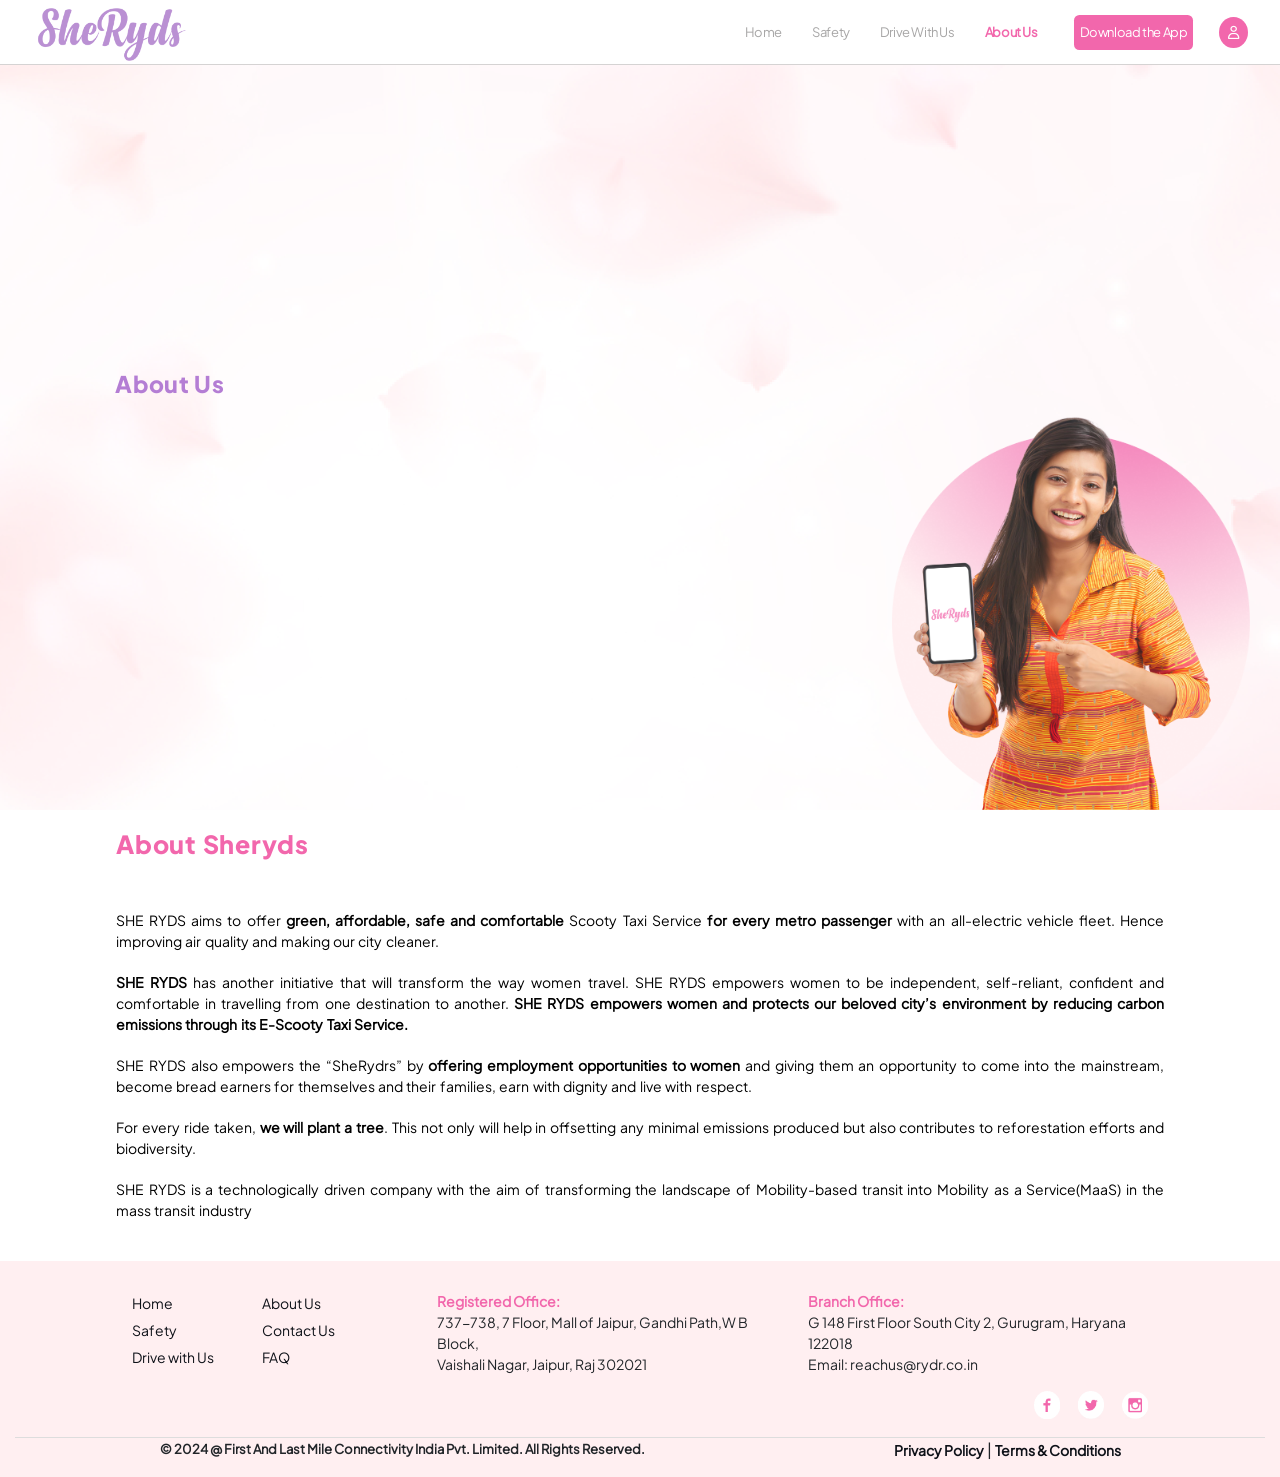
<file: about_us.html>
<!DOCTYPE html>
<html>

<head>
    <meta charset="utf-8" />
    <meta name="viewport" content="initial-scale=1, width=device-width" />

    <!-- <link rel="stylesheet" href="./global.css" /> -->


    <link rel="stylesheet"
        href="https://fonts.googleapis.com/css2?family=Plus Jakarta Sans:wght@400;500;600;700;800&display=swap" />
    <link rel="stylesheet" href="Styles/header.css">
    <link rel="stylesheet" href="Styles/classy-nav.css">

    <link rel="stylesheet" href="Styles/style.css">
    <link rel="stylesheet" href="assets/css/bootstrap.min.css">

    <!-- RESPONSIVE CSS  -->

    <link rel="stylesheet" href="Styles/Responsive/XL.css">
    <link rel="stylesheet" href="Styles/Responsive/L.css">
    <link rel="stylesheet" href="Styles/Responsive/M.css">
    <link rel="stylesheet" href="Styles/Responsive/S.css">
    <link rel="stylesheet" href="https://cdnjs.cloudflare.com/ajax/libs/font-awesome/6.0.0-beta3/css/all.min.css">

    <script src="JS/jquery.min.js"></script>


    <style>
        .image-container {
            /* Set the container to have a fixed height */
            height: 300px;

            /* Set the container to take up 75% of the horizontal space */
            width: 72%;
            margin: 0 auto;
            /* Center the container horizontally */

            /* Position the content overlay on top of the image */
            position: relative;
        }

        .first-initi-img {
            /* Cover the entire container */
            width: 100%;
            height: 100%;
            object-fit: cover;
            /* Reduce opacity */
            opacity: 0.4;
        }

        .content-overlay {
            position: absolute;
            top: 0;
            left: 0;
            width: 100%;
            height: 100%;
            background-color: rgba(151, 141, 141, 0.3);
            display: flex;
            flex-direction: column;
            justify-content: center;
            align-items: center;
            padding: 20px;
        }

        .first-details {
            color: black;
            width: 100%;
        }
    </style>
</head>

<body>
    <section>

        <header class="header-area">
            <div class="main-header-area">
                <div class="classy-nav-container breakpoint-off">
                    <nav class="classy-navbar justify-content-between" id="uzaNav">
                        <a class="nav-brand" href="index.html"><img src="she_ryds_img/she_logo.png"
                                alt="Ryder Logo"></a>
                        <div class="classy-navbar-toggler">
                            <span class="navbarToggler"><span></span><span></span><span></span></span>
                        </div>

                        <div class="classy-menu">

                            <div class="classycloseIcon">
                                <div class="cross-wrap"><span class="top"></span><span class="bottom"></span></div>
                            </div>

                            <div class="classynav">
                                <div>
                                    <ul id="nav" class="home-parent">
                                        <li class="  text-decoration-none nav-items"><a href="./index.html">Home</a>
                                        </li>
                                        <li class=" text-decoration-none nav-items"><a href="safety.html">Safety</a>
                                        </li>
                                        <li class="text-decoration-none nav-items"><a href="drive_with_us.html">Drive
                                                with us</a></li>
                                        <li class=" current-item  text-decoration-none nav-items"><a
                                                href="about_us.html">About
                                                Us</a></li>
                                        <!-- <li class="text-decoration-none nav-items"><a href="initiatives.html">Our
                                                Initiatives</a></li> -->
                                    </ul>
                                </div>
                                <!-- <div>|</div> -->

                                <!-- Button to trigger modal -->
                                <div class="login-register-btn mx-3">
                                    <a href="#" data-toggle="modal" data-target="#myModal">
                                        <div class="log-in">Download the App</div>
                                    </a>
                                </div>
                                <div class="login-register-btn" data-toggle="modal" id="loginButton"
                                    data-target="#customer-login">
                                    <!-- <a href="login.html">
                                    <div class="log-in">Log In</div>
                                </a> -->
                                </div>





                            </div>
                        </div>
                    </nav>
                </div>
            </div>
        </header>
    </section>

    <main>
        <div class=" home-section about-banner">
            <div class=" home-text safety-page-text about-us-div">
                <div class="side-text ">
                    <!-- <span class="line-2 saf-2">About Us</span><br> -->
                    <span style="color: #b47dd4; font-family: ExtraBoldPlusJakarta;" class="line-1">About
                        Us</span>
                </div>


            </div>
            <div class='title-img about-title'>
                <img src="she_ryds_img/about_us_img.png" alt="">
            </div>

        </div>
        <!-- Modal Structure -->
        <div class="modal fade bd-example-modal-lg" id="myModal" tabindex="-1" role="dialog"
            aria-labelledby="myLargeModalLabel" aria-hidden="true">
            <div class="modal-dialog modal-lg">
                <div class="modal-content">
                    <div class="modal-header">
                        <button type="button" class="close" data-dismiss="modal" aria-label="Close"><span
                                aria-hidden="true">X</span></button>
                    </div>
                    <div class="modal-body">
                        <div class="modal-section">
                            <h5 class="text-center fw-bold">Customer App</h5>
                            <div class="app-links">
                                <a href="playstore-link"><img src="Images/Google_Play_Store_badge_EN.svg.png"
                                        alt="Play Store"></a>
                                <a href="applestore-link"><img src="Images/App_Store_Badge.svg (2).png"
                                        alt="Apple Store"></a>
                            </div>
                        </div>
                        <div class="modal-divider"></div>
                        <div class="modal-section">
                            <h5 class="text-center fw-bold">SheRydr App</h5>
                            <div class="app-links sherydr-app">
                                <a href="playstore-link"><img src="Images/Google_Play_Store_badge_EN.svg.png"
                                        alt="Play Store"></a>
                            </div>
                        </div>
                    </div>
                </div>
            </div>
        </div>
        <section class="d-flex align-items-center justify-content-center">
            <section class="d-flex flex-column justify-content-center about-section">


                <div class="about-head">
                    <h3 style="color:#F267AC; font-weight: 700; text-align: left;" class="sub-heading mb-3 mt-1">
                        About Sheryds
                    </h3>
                </div>
                <div class="about-desc">
                    <p>SHE RYDS aims to offer <span class="desc-semi">green, affordable, safe and comfortable</span>
                        Scooty
                        Taxi Service <span class="desc-semi">for
                            every metro passenger</span> with an all-electric vehicle fleet. Hence improving air quality
                        and
                        making our
                        city cleaner.
                    </p>

                    <p> <span class="fw-bold">SHE RYDS</span> has another initiative that will transform the way women
                        travel. SHE RYDS
                        empowers women to be independent, self-reliant, confident and comfortable in travelling from one
                        destination to another. <span class="fw-bold">
                            SHE RYDS empowers women and protects our beloved city’s environment by
                            reducing carbon emissions through its E-Scooty Taxi Service.
                        </span></p>

                    <p> SHE RYDS also empowers the “SheRydrs” by <span class="fw-bold">offering employment opportunities
                            to
                            women</span> and giving them an
                        opportunity to
                        come into the
                        mainstream, become bread earners for themselves and their families, earn with dignity and live
                        with
                        respect.</p>

                    <p> For every ride taken, <span class="fw-bold"> we will plant a tree</span>. This not only will
                        help in
                        offsetting any
                        minimal emissions produced but also contributes to reforestation efforts and biodiversity.</p>

                    <p> SHE RYDS
                        is a technologically driven company with the aim of transforming the landscape of Mobility-based
                        transit into Mobility as a Service(MaaS) in the mass transit industry</p>
                </div>
            </section>
        </section>




        <!-- INITIATIVES  -->

        <!-- <section>
            <section class=" d-flex justify-content-center align-items-center flex-column section-margin">
                <h1 class="sub-heading">Reducing Emissions – Together</h1>
                <div class="image-container">
                    <img class="first-initi-img" src="images/demo/Emission_together.png" alt="Emission together">
                    <div class="content-overlay">
                        <p class="first-details">"It's important that we take action to reduce the impact of pollution
                            in the city we
                            love.
                            Rydr's mission is to improve the quality of air we breathe as we ride. You can contribute in
                            reducing carbon
                            emission by booking a ride with us.
                            Rydr's mission is to improve air quality by offering sustainable transportation options. By
                            sharing rides or
                            using electric vehicles, we can significantly reduce carbon footprint and create a healthier
                            environment for
                            everyone. Every Rydr ride booked removes CO2 emissions, making a real difference in our
                            city."
                        </p>
                    </div>
                </div>
            </section>

            <section>

                <div class="center-content section-margin">
                    <div class="content-head">
                        <h1 class="text-center sub-heading">How We’re Reducing Emissions</h1>
                    </div>

                    <div class="methods ">

                        <div class="method-card ">
                            <img src="images/demo/leaf.png" alt="">
                            <div class="methods-desc">
                                <p class="">
                                    All SheRyds rides are carbon neutral – we offset every gram of CO2 emitted via Using
                                    Electric vehicles
                                </p>
                            </div>
                        </div>

                        <div class="method-card ">
                            <img src="images/demo/method-2.png" alt="">
                            <div class="methods-desc">
                                <p class="">
                                    Select SheRyds to reduce emissions for your ride – E-SCOOTY cabs, every time
                                </p>
                            </div>
                        </div>

                        <div class="method-card ">
                            <img src="images/demo/method-3.png" alt="">
                            <div class="methods-desc">
                                <p class="">
                                    For every ride taken, we plant a tree. This not only helps in offsetting any minimal
                                    emissions produced
                                    but also contributes to reforestation efforts and biodiversity.
                                </p>
                            </div>
                        </div>
                    </div>
                </div>
            </section>



            <section>
                <div class="planting-section section-margin">

                    <h1 class=" sub-heading">
                        Planting Trees With Every Ride
                    </h1>

                    <div class="initiative-top side-padding">

                        <img class="initi-img" src="images/demo/plant.jpeg" alt="">

                        <div class="col">

                            <p class="details">At Rydr, we are dedicated to supporting air quality improvement and
                                various
                                other projects across Delhi. Our aim is to enhance lives by planting trees throughout
                                the city.

                                According to Trees for Cities, vegetation helps remove dangerous air pollutants,
                                including carbon dioxide,
                                dust, and other gaseous toxins. Together, we can do even more to reduce airborne
                                pollution in the city we
                                live in and love, creating a brighter future for all.
                                <br>
                                Lorem ipsum dolor sit amet consectetur adipisicing elit. Lorem ipsum dolor sit, amet
                                consectetur adipisicing elit. In, nemo? Similique iusto error eum saepe mollitia velit
                                debitis dolore rem animi officiis.
                            </p>
                        </div>

                    </div>

                </div>
            </section>

            <section id="green-jobs">
                <div class="planting-section section-margin">

                    <h1 class="sub-heading">
                        Creating Green Jobs</h1>

                    <div class="initiative-top side-padding">

                        <img class="initi-img" src="images/demo/electric.png" alt="">

                        <div class="col">

                            <p class="details">Lorem ipsum dolor sit amet consectetur Lorem ipsum Lorem ipsum, dolor sit
                                amet
                                consectetur adipisicing elit. Quod, ducimus? dolor sit amet consectetur adipisicing
                                elit. Atque, eius.
                                adipisicing elit. Suscipit sint quos velit ipsa fugit quia sapiente quaerat corporis
                                modi ut! Numquam
                                nobis quam doloremque libero provident autem quidem ex quibusdam! Et perferendis cum
                                debitis libero
                                quibusdam labore magnam ad earum sequi saepe? Quo similique cupiditate excepturi porro
                                libero a odio.</p>
                        </div>

                    </div>

                </div>
            </section>


            <section class="d-flex justify-content-center align-items-center flex-column section-margin">
                <div>
                    <h1 class="section-margin sub-heading">Carbon Offsetting</h1>
                </div>
                <div class="initiative-top side-padding">
                    <div class="col">

                        <p class="details">Lorem ipsum dolor sit amet consectetur Lorem ipsum Lorem ipsum, dolor sit
                            amet
                            consectetur adipisicing elit. Quod, ducimus? dolor sit amet consectetur adipisicing
                            elit. Atque, eius.
                            adipisicing elit. Suscipit sint quos velit ipsa fugit quia sapiente quaerat corporis
                            modi ut! Numquam
                            nobis quam doloremque libero provident autem quidem ex quibusdam! Et perferendis cum
                            debitis libero
                            quibusdam labore magnam ad earum sequi saepe? Quo similique cupiditate excepturi porro
                            libero a odio.</p>
                    </div>
                </div>


            </section>

        </section> -->


    </main>


    <footer class="footer">
        <div class="">
            <div class=" footer-section">

                <!-- <div class="col-lg-3 col-md-3 col-2 d-flex flex-column justify-content-center footer-apps"> -->
                <!-- <div class="download-app about_dow_app">
                            <p>Download Customer App</p>
                            <div class="app-links about_app_link">
                                <div class="playStore">
                                    <a href="playstore-link"><img src="Images/Google_Play_Store_badge_EN.svg.png"
                                            alt="Play Store"></a>
                                </div>

                                <div>
                                    <a href="applestore-link"><img src="Images/App_Store_Badge.svg (2).png"
                                            alt="Apple Store"></a>
                                </div>
                            </div>
                        </div> -->
                <!-- <div class="download-app about_dow_app">
                            <p>Download She Rydr App</p>
                            <div class="app-links about_app_link app-2">
                                <a href="playstore-link"><img src="Images/Google_Play_Store_badge_EN.svg.png"
                                        alt="Play Store"></a>

                            </div>
                        </div> -->
                <!-- <div class="social-links about-social-link">
                            <a href="facebook-link"><img class="socialImg" src="she_ryds_img/Facebook.png" alt=""></a>
                            <a href="twitter-link"><img class="socialImg" src="she_ryds_img/Twitter.png" alt=""></a>
                            <a href="https://www.instagram.com/she.ryds?igsh=MTJ3M3NyOHQxcnZnNg=="><img
                                    class="socialImg" src="she_ryds_img/Instagram.png" alt=""></a>
                        </div>
                    </div> -->


                <div class="col-lg-2 col-md-2 col-4 first-part d-flex flex-row justify-content-between">
                    <!-- <h5 class="footer-heading">Shortcuts</h5> -->
                    <div class="list-unstyled">
                        <li><a class="direct-links" href="index.html">Home</a></li>
                        <li><a class="direct-links" href="safety.html">Safety</a></li>
                        <li><a class="direct-links" href="drive_with_us.html">Drive with Us</a></li>
                        <!-- <li><a class="direct-links" href="about_us.html">Career</a></li> -->
                        <!-- <li><a class="direct-links" href="about_us.html">About Us</a></li> -->
                        <!-- <li><a class="direct-links" href="initiatives.html">Initiatives</a></li> -->
                        <!-- <li><a class="direct-links" href="faq.html">FAQ</a></li> -->
                    </div>
                    <div class="list-unstyled">
                        <!-- <li><a class="direct-links" href="about_us.html">Career</a></li> -->
                        <li><a class="direct-links" href="about_us.html">About Us</a></li>
                        <li><a class="direct-links" href="initiatives.html">Contact Us</a></li>
                        <li><a class="direct-links" href="faq.html">FAQ</a></li>
                    </div>
                </div>



                <div class="col-lg-7 col-md-7 add-sec col-6">
                    <!-- <h5 class="footer-heading">Address</h5> -->

                    <div class="addresses">
                        <div class="add-div">
                            <p><strong class="add">Registered Office:</strong><br>
                                737-738, 7 Floor, Mall of Jaipur, Gandhi Path,W B Block,
                                <br> Vaishali Nagar,

                                Jaipur, Raj 302021

                            </p>
                        </div>
                        <div class="add-div">
                            <p><strong class="add">Branch Office:</strong><br>
                                G 148 First Floor South City 2, Gurugram, Haryana 122018 <br>
                                Email: reachus@rydr.co.in</p>
                            <div>
                                <div class="social-links about-social-link">
                                    <a href="facebook-link"><img class="socialImg" src="she_ryds_img/Facebook.png"
                                            alt=""></a>
                                    <a href="twitter-link"><img class="socialImg" src="she_ryds_img/Twitter.png"
                                            alt=""></a>
                                    <a href="https://www.instagram.com/she.ryds?igsh=MTJ3M3NyOHQxcnZnNg=="><img
                                            class="socialImg" src="she_ryds_img/Instagram.png" alt=""></a>
                                </div>
                            </div>
                        </div>
                    </div>

                </div>


                <!-- <div class="col-lg-3 col-md-3 col-6 d-flex  flex-column align-item-center contact-sec">
                        <div>
                            <h5 class="footer-heading">Contact Us</h5>
                        </div>
                        <div>
                            <form class="contact-form contact-div">
                                <div>
                                    <input type="text" class="form-control" placeholder=" Name" id="connect-name"
                                        required>
                                    <input type="number" class="form-control" placeholder=" Phone" required name=""
                                        id="connect-phone">
                                    <input type="email" class="form-control" placeholder="Email" id="connect-email"
                                        required>
                                    <textarea class="form-control" rows="3" placeholder=" Message" id="connect-message"
                                        required></textarea>
                                </div>
                                <div>
                                    <button type="submit" class="log-in contact-btn"
                                        id="contact-submit">Contact</button>
                                </div>
                            </form>
                        </div>
                    </div> -->
            </div>
            <div class="footer-bottom ">

                <div class="">
                    <p class="fw-bold">© 2024 @ First And Last Mile Connectivity India Pvt. Limited. All Rights
                        Reserved.</p>
                </div>

                <div class="  footer-end">
                    <a class="fw-bold" href="privacy_policy.html">Privacy Policy</a>
                    <span> | </span>
                    <a class="fw-bold" href="terms&conditions.html">Terms & Conditions</a>
                </div>
            </div>
        </div>
    </footer>


    <!-- Bootstrap JS and dependencies -->
    <!-- <script src="https://code.jquery.com/jquery-3.5.1.slim.min.js"></script> -->
    <!-- <script src="https://cdn.jsdelivr.net/npm/@popperjs/core@2.5.4/dist/umd/popper.min.js"></script> -->
    <script src="https://maxcdn.bootstrapcdn.com/bootstrap/4.5.2/js/bootstrap.min.js"></script>


    <script src="assets/js/bootstrap.min.js"></script>
    <script src="JS/ProfileButton.js"></script>
    <script src="JS/contact-form.js"></script>
    <script src="JS/popper.min.js"></script>


    <script src="JS/uza.bundle.js"></script>

    <script src="JS/active.js"></script>


    <!-- <script src="js/testimonial.js"></script> -->

    <script async src="https://www.googletagmanager.com/gtag/js?id=UA-23581568-13"></script>
    <script src="JS/CustAndDriver.js"></script>
</body>

</html>
</file>
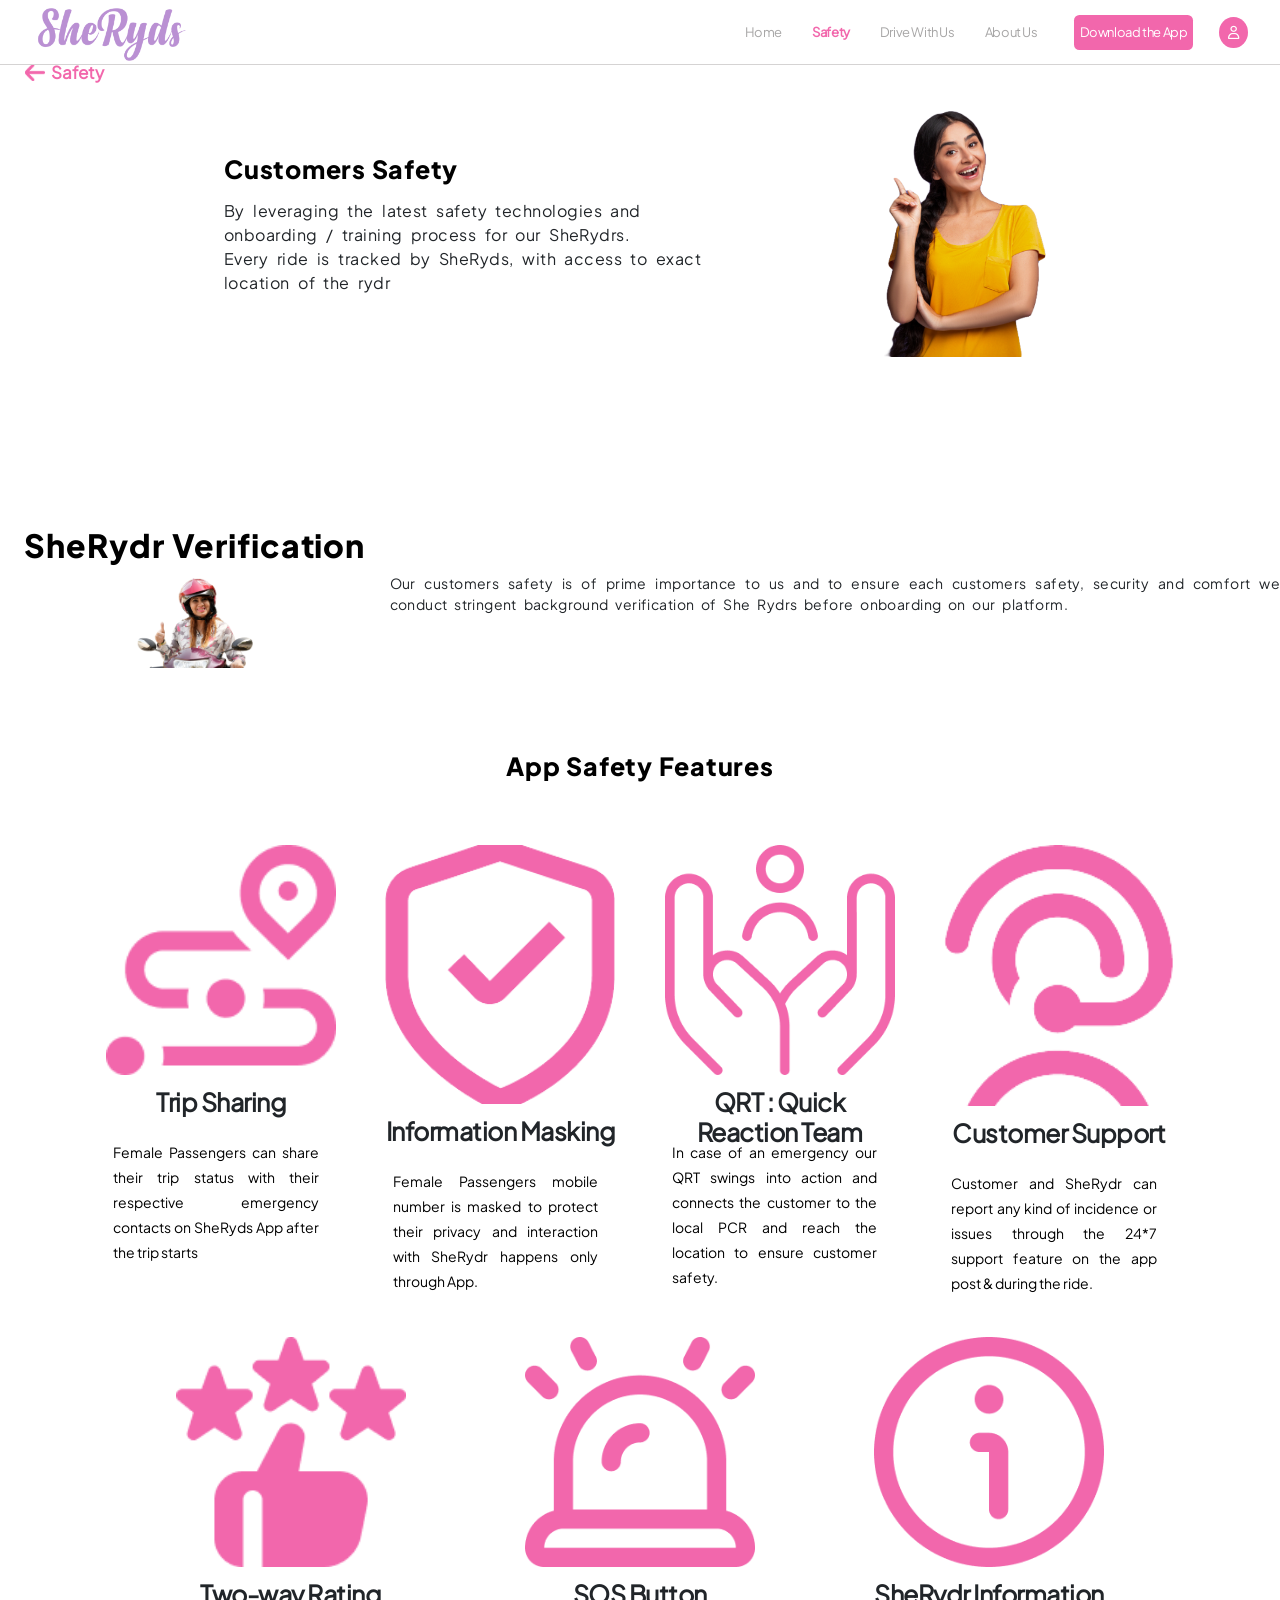
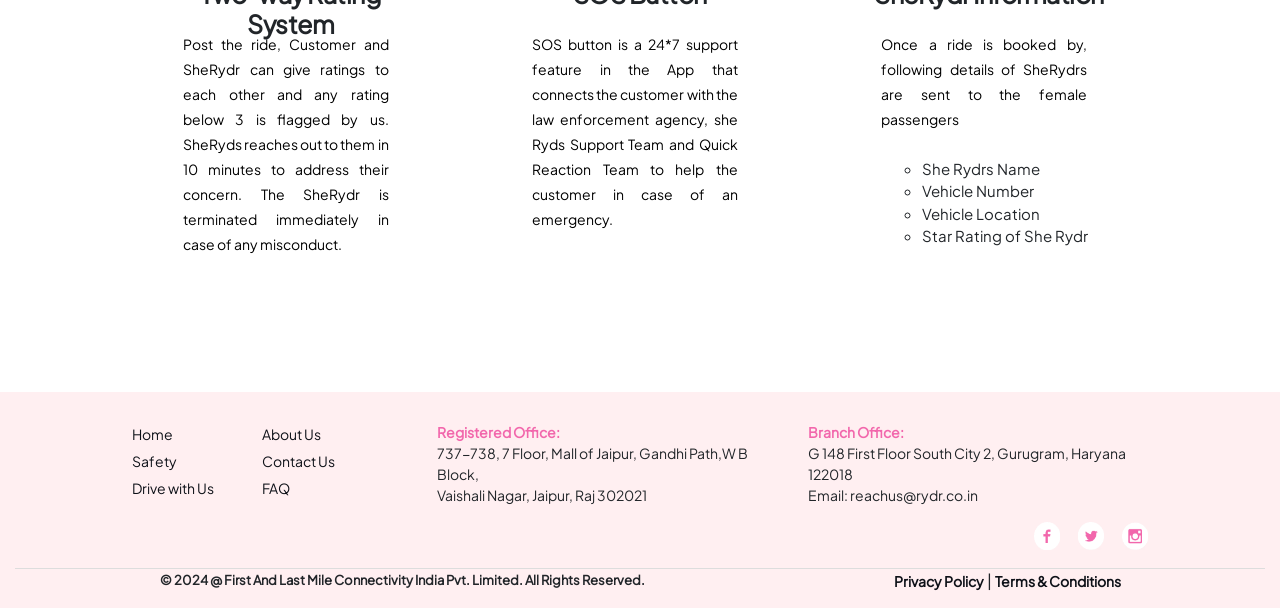
<file: customer.html>
<!DOCTYPE html>
<html>

<head>
    <meta charset="utf-8" />
    <meta name="viewport" content="initial-scale=1, width=device-width" />

    <!-- <link rel="stylesheet" href="./global.css" /> -->


    <link rel="stylesheet"
        href="https://fonts.googleapis.com/css2?family=Plus Jakarta Sans:wght@400;500;600;700;800&display=swap" />
    <link rel="stylesheet" href="Styles/header.css">
    <link rel="stylesheet" href="Styles/classy-nav.css">

    <link rel="stylesheet" href="Styles/style.css">
    <link rel="stylesheet" href="assets/css/bootstrap.min.css">

    <!-- RESPONSIVE CSS  -->

    <link rel="stylesheet" href="Styles/Responsive/XL.css">
    <link rel="stylesheet" href="Styles/Responsive/L.css">
    <link rel="stylesheet" href="Styles/Responsive/M.css">
    <link rel="stylesheet" href="Styles/Responsive/S.css">
    <link rel="stylesheet" href="https://cdnjs.cloudflare.com/ajax/libs/font-awesome/6.0.0-beta3/css/all.min.css">

    <script src="JS/jquery.min.js"></script>
</head>

<body>
    <section>

        <header class="header-area">
            <div class="main-header-area">
                <div class="classy-nav-container breakpoint-off">
                    <nav class="classy-navbar justify-content-between" id="uzaNav">
                        <a class="nav-brand" href="index.html"><img src="she_ryds_img/she_logo.png"
                                alt="Ryder Logo"></a>
                        <div class="classy-navbar-toggler">
                            <span class="navbarToggler"><span></span><span></span><span></span></span>
                        </div>

                        <div class="classy-menu">

                            <div class="classycloseIcon">
                                <div class="cross-wrap"><span class="top"></span><span class="bottom"></span></div>
                            </div>

                            <div class="classynav">
                                <div>
                                    <ul id="nav" class="home-parent">
                                        <li class="  text-decoration-none nav-items"><a href="./index.html">Home</a>
                                        </li>
                                        <li class="current-item text-decoration-none nav-items"><a
                                                href="safety.html">Safety</a>
                                        </li>
                                        <li class="text-decoration-none nav-items"><a href="drive_with_us.html">Drive
                                                with us</a></li>
                                        <li class="text-decoration-none nav-items"><a href="about_us.html">About
                                                Us</a></li>
                                        <!-- <li class="text-decoration-none nav-items"><a href="initiatives.html">Our
                                                Initiatives</a></li> -->
                                    </ul>
                                </div>
                                <!-- <div>|</div> -->
                                <div class="login-register-btn mx-3">
                                    <a href="#" data-toggle="modal" data-target="#myModal">
                                        <div class="log-in">Download the App</div>
                                    </a>
                                </div>

                                <div class="login-register-btn" data-toggle="modal" id="loginButton"
                                    data-target="#customer-login">
                                    <!-- <a href="login.html">
                                    <div class="log-in">Log In</div>
                                </a> -->
                                </div>
                            </div>
                        </div>
                    </nav>
                </div>
            </div>
        </header>
    </section>

    <main>

        <div class="breadcrumb">

            <a href="safety.html"> <img src="she_ryds_img/back.png" class="back-img" alt=""> &nbsp; Safety</a> <span>
        </div>

        <!-- Modal Structure -->
        <div class="modal fade bd-example-modal-lg" id="myModal" tabindex="-1" role="dialog"
            aria-labelledby="myLargeModalLabel" aria-hidden="true">
            <div class="modal-dialog modal-lg">
                <div class="modal-content">
                    <div class="modal-header">
                        <button type="button" class="close" data-dismiss="modal" aria-label="Close"><span
                                aria-hidden="true">X</span></button>
                    </div>
                    <div class="modal-body">
                        <div class="modal-section">
                            <h5 class="text-center fw-bold">Customer App</h5>
                            <div class="app-links">
                                <a href="playstore-link"><img src="Images/Google_Play_Store_badge_EN.svg.png"
                                        alt="Play Store"></a>
                                <a href="applestore-link"><img src="Images/App_Store_Badge.svg (2).png"
                                        alt="Apple Store"></a>
                            </div>
                        </div>
                        <div class="modal-divider"></div>
                        <div class="modal-section">
                            <h5 class="text-center fw-bold">SheRydr App</h5>
                            <div class="app-links sherydr-app">
                                <a href="playstore-link"><img src="Images/Google_Play_Store_badge_EN.svg.png"
                                        alt="Play Store"></a>
                            </div>
                        </div>
                    </div>
                </div>
            </div>
        </div>

        <div class="new-saf-head">
            <div class="new-saf-head-desc">
                <h2 class="sub-heading text-capitalize" style="margin-bottom: 0px;">Customers Safety</h2>
                <p>By leveraging the latest safety technologies

                    and onboarding / training process for our SheRydrs.
                    <br>
                    Every ride is tracked by SheRyds, with access to
                    exact location of the rydr
                </p>
            </div>
            <div class="new-saf-head-img">
                <img src="she_ryds_img/cust_safety.png" alt="">
            </div>

        </div>



        <div class="sherydr_verification section-margin">
            <div class="sherydr_verification_img">
                <h2 class="text-capitalize">SheRydr Verification</h2>

                <img src="she_ryds_img/verification.png" alt="">

            </div>

            <p class="mb-0">Our customers safety is of prime importance to us and

                to ensure each customers safety, security and comfort

                we conduct stringent background verification of She Rydrs

                before onboarding on our platform.</p>

        </div>


        <section class="cust-safety-portion">
            <div class="cust-safety mt-lg-5 mb-lg-4">
                <div class="d-flex justify-content-center align-items-center flex-column mb-1">
                    <h2 class="sub-heading text-capitalize">App Safety Features</h2>
                    <!-- <p class="under-safety">Rides are tracked by Rydr, with access to latitude and longitude Data.</p> -->
                </div>

                <div class="app-safety-feature">

                    <div class=" d-flex justify-content-center">
                        <div class="row safety-card-group">
                            <div class="col-md-3 d-flex app-card">
                                <div class="card safety-card flex-fill d-flex flex-column">
                                    <img class="card-img-top safety-card-img" src="she_ryds_img/trip-sharing.png"
                                        alt="Card image cap">
                                    <div class="card-body safety-card-body flex-grow-1">
                                        <h5 class="card-title safety-card-title">Trip Sharing</h5>
                                        <p class="card-text safety-card-text">Female Passengers can share
                                            their trip status with their
                                            respective emergency
                                            contacts on SheRyds App after
                                            the trip starts</p>
                                    </div>
                                </div>
                            </div>
                            <div class="col-md-3 d-flex app-card">
                                <div class="card safety-card flex-fill d-flex flex-column">
                                    <img class="card-img-top safety-card-img" src="she_ryds_img/info-masking.png"
                                        alt="Card image cap">
                                    <div class="card-body safety-card-body flex-grow-1">
                                        <h5 class="card-title safety-card-title">Information Masking</h5>
                                        <p class="card-text safety-card-text">Female Passengers mobile
                                            number is masked to protect
                                            their privacy and interaction
                                            with SheRydr happens only
                                            through App.</p>
                                    </div>
                                </div>
                            </div>
                            <div class="col-md-3 d-flex app-card">
                                <div class="card safety-card flex-fill d-flex flex-column">
                                    <img class="card-img-top safety-card-img" src="she_ryds_img/QRT.png"
                                        alt="Card image cap">
                                    <div class="card-body safety-card-body flex-grow-1">
                                        <h5 class="card-title safety-card-title">QRT : Quick Reaction Team</h5>
                                        <p class="card-text safety-card-text">In case of an emergency our QRT
                                            swings into action and connects the
                                            customer to the local PCR and
                                            reach the location to ensure
                                            customer safety.</p>
                                    </div>
                                </div>
                            </div>
                            <div class="col-md-3 d-flex app-card">
                                <div class="card safety-card flex-fill d-flex flex-column">
                                    <img class="card-img-top safety-card-img" src="she_ryds_img/app-cust.png"
                                        alt="Card image cap">
                                    <div class="card-body safety-card-body flex-grow-1">
                                        <h5 class="card-title safety-card-title">Customer Support</h5>
                                        <p class="card-text safety-card-text">Customer and SheRydr can report any kind
                                            of
                                            incidence or issues through the 24*7 support feature on the app post &
                                            during
                                            the ride.</p>
                                    </div>
                                </div>
                            </div>




                        </div>
                    </div>







                    <div class=" d-flex justify-content-center" style="margin-top: 20px;">
                        <div class="row safety-card-group">

                            <div class="col-md-3 d-flex app-card">
                                <div class="card safety-card flex-fill d-flex flex-column">
                                    <img class="card-img-top safety-card-img" src="she_ryds_img/rating.png"
                                        alt="Card image cap">
                                    <div class="card-body safety-card-body flex-grow-1">
                                        <h5 class="card-title safety-card-title  ">Two-way Rating System</h5>
                                        <p class="card-text safety-card-text">Post the ride, Customer and SheRydr can
                                            give
                                            ratings to each other and any rating below 3 is flagged by us. SheRyds
                                            reaches
                                            out
                                            to them in 10 minutes to address their concern. The SheRydr is terminated
                                            immediately in case of any misconduct.</p>
                                    </div>
                                </div>
                            </div>

                            <div class="col-md-3 d-flex app-card">
                                <div class="card safety-card flex-fill d-flex flex-column">
                                    <img class="card-img-top safety-card-img" src="she_ryds_img/app-sos'.png"
                                        alt="Card image cap">
                                    <div class="card-body safety-card-body flex-grow-1">
                                        <h5 class="card-title safety-card-title">SOS Button</h5>
                                        <p class="card-text safety-card-text">SOS button is a 24*7 support
                                            feature in the App that
                                            connects the customer with
                                            the law enforcement agency,
                                            she Ryds Support Team and
                                            Quick Reaction Team to help
                                            the customer in case of an
                                            emergency.</p>
                                    </div>
                                </div>
                            </div>

                            <div class="col-md-3 d-flex app-card">
                                <div class="card safety-card flex-fill d-flex flex-column">
                                    <img class="card-img-top safety-card-img" src="she_ryds_img/she-info.png"
                                        alt="Card image cap">
                                    <div class="card-body safety-card-body flex-grow-1">
                                        <h5 class="card-title safety-card-title last-head">SheRydr Information</h5>
                                        <p class="card-text safety-card-text">Once a ride is booked by,
                                            following details of SheRydrs
                                            are sent to the female
                                            passengers</p>
                                        <ol class="info-list" style="list-style: circle;">
                                            <li>She Rydrs Name</li>
                                            <li>
                                                Vehicle Number
                                            </li>
                                            <li>
                                                Vehicle Location
                                            </li>
                                            <li>
                                                Star Rating of She Rydr
                                            </li>
                                        </ol>
                                    </div>
                                </div>
                            </div>



                        </div>

                    </div>


                </div>
            </div>
        </section>

        <section>

            <div class=" bottom-back" style="display: none;">

                <a href="safety.html"> <img src="she_ryds_img/back.png" class="back-img" alt=""> &nbsp; Safety</a>
                <span>
            </div>
        </section>


    </main>


    <footer class="footer">
        <div class="">
            <div class=" footer-section">

                <!-- <div class="col-lg-3 col-md-3 col-2 d-flex flex-column justify-content-center footer-apps"> -->
                <!-- <div class="download-app about_dow_app">
                            <p>Download Customer App</p>
                            <div class="app-links about_app_link">
                                <div class="playStore">
                                    <a href="playstore-link"><img src="Images/Google_Play_Store_badge_EN.svg.png"
                                            alt="Play Store"></a>
                                </div>

                                <div>
                                    <a href="applestore-link"><img src="Images/App_Store_Badge.svg (2).png"
                                            alt="Apple Store"></a>
                                </div>
                            </div>
                        </div> -->
                <!-- <div class="download-app about_dow_app">
                            <p>Download She Rydr App</p>
                            <div class="app-links about_app_link app-2">
                                <a href="playstore-link"><img src="Images/Google_Play_Store_badge_EN.svg.png"
                                        alt="Play Store"></a>

                            </div>
                        </div> -->
                <!-- <div class="social-links about-social-link">
                            <a href="facebook-link"><img class="socialImg" src="she_ryds_img/Facebook.png" alt=""></a>
                            <a href="twitter-link"><img class="socialImg" src="she_ryds_img/Twitter.png" alt=""></a>
                            <a href="https://www.instagram.com/she.ryds?igsh=MTJ3M3NyOHQxcnZnNg=="><img
                                    class="socialImg" src="she_ryds_img/Instagram.png" alt=""></a>
                        </div>
                    </div> -->


                <div class="col-lg-2 col-md-2 col-4 first-part d-flex flex-row justify-content-between">
                    <!-- <h5 class="footer-heading">Shortcuts</h5> -->
                    <div class="list-unstyled">
                        <li><a class="direct-links" href="index.html">Home</a></li>
                        <li><a class="direct-links" href="safety.html">Safety</a></li>
                        <li><a class="direct-links" href="drive_with_us.html">Drive with Us</a></li>
                        <!-- <li><a class="direct-links" href="about_us.html">Career</a></li> -->
                        <!-- <li><a class="direct-links" href="about_us.html">About Us</a></li> -->
                        <!-- <li><a class="direct-links" href="initiatives.html">Initiatives</a></li> -->
                        <!-- <li><a class="direct-links" href="faq.html">FAQ</a></li> -->
                    </div>
                    <div class="list-unstyled">
                        <!-- <li><a class="direct-links" href="about_us.html">Career</a></li> -->
                        <li><a class="direct-links" href="about_us.html">About Us</a></li>
                        <li><a class="direct-links" href="initiatives.html">Contact Us</a></li>
                        <li><a class="direct-links" href="faq.html">FAQ</a></li>
                    </div>
                </div>



                <div class="col-lg-7 col-md-7 add-sec col-6">
                    <!-- <h5 class="footer-heading">Address</h5> -->

                    <div class="addresses">
                        <div class="add-div">
                            <p><strong class="add">Registered Office:</strong><br>
                                737-738, 7 Floor, Mall of Jaipur, Gandhi Path,W B Block,
                                <br> Vaishali Nagar,

                                Jaipur, Raj 302021

                            </p>
                        </div>
                        <div class="add-div">
                            <p><strong class="add">Branch Office:</strong><br>
                                G 148 First Floor South City 2, Gurugram, Haryana 122018 <br>
                                Email: reachus@rydr.co.in</p>
                            <div>
                                <div class="social-links about-social-link">
                                    <a href="facebook-link"><img class="socialImg" src="she_ryds_img/Facebook.png"
                                            alt=""></a>
                                    <a href="twitter-link"><img class="socialImg" src="she_ryds_img/Twitter.png"
                                            alt=""></a>
                                    <a href="https://www.instagram.com/she.ryds?igsh=MTJ3M3NyOHQxcnZnNg=="><img
                                            class="socialImg" src="she_ryds_img/Instagram.png" alt=""></a>
                                </div>
                            </div>
                        </div>
                    </div>

                </div>


                <!-- <div class="col-lg-3 col-md-3 col-6 d-flex  flex-column align-item-center contact-sec">
                        <div>
                            <h5 class="footer-heading">Contact Us</h5>
                        </div>
                        <div>
                            <form class="contact-form contact-div">
                                <div>
                                    <input type="text" class="form-control" placeholder=" Name" id="connect-name"
                                        required>
                                    <input type="number" class="form-control" placeholder=" Phone" required name=""
                                        id="connect-phone">
                                    <input type="email" class="form-control" placeholder="Email" id="connect-email"
                                        required>
                                    <textarea class="form-control" rows="3" placeholder=" Message" id="connect-message"
                                        required></textarea>
                                </div>
                                <div>
                                    <button type="submit" class="log-in contact-btn"
                                        id="contact-submit">Contact</button>
                                </div>
                            </form>
                        </div>
                    </div> -->
            </div>
            <div class="footer-bottom ">

                <div class="">
                    <p class="fw-bold">© 2024 @ First And Last Mile Connectivity India Pvt. Limited. All Rights
                        Reserved.</p>
                </div>

                <div class="  footer-end">
                    <a class="fw-bold" href="privacy_policy.html">Privacy Policy</a>
                    <span> | </span>
                    <a class="fw-bold" href="terms&conditions.html">Terms & Conditions</a>
                </div>
            </div>
        </div>
    </footer>





    <script src="https://maxcdn.bootstrapcdn.com/bootstrap/4.5.2/js/bootstrap.min.js"></script>
    <script src="assets/js/bootstrap.min.js"></script>
    <script src="JS/ProfileButton.js"></script>
    <script src="JS/contact-form.js"></script>
    <script src="JS/popper.min.js"></script>


    <script src="JS/uza.bundle.js"></script>

    <script src="JS/active.js"></script>


    <!-- <script src="js/testimonial.js"></script> -->

    <script async src="https://www.googletagmanager.com/gtag/js?id=UA-23581568-13"></script>
    <script src="JS/CustAndDriver.js"></script>
</body>

</html>
</file>
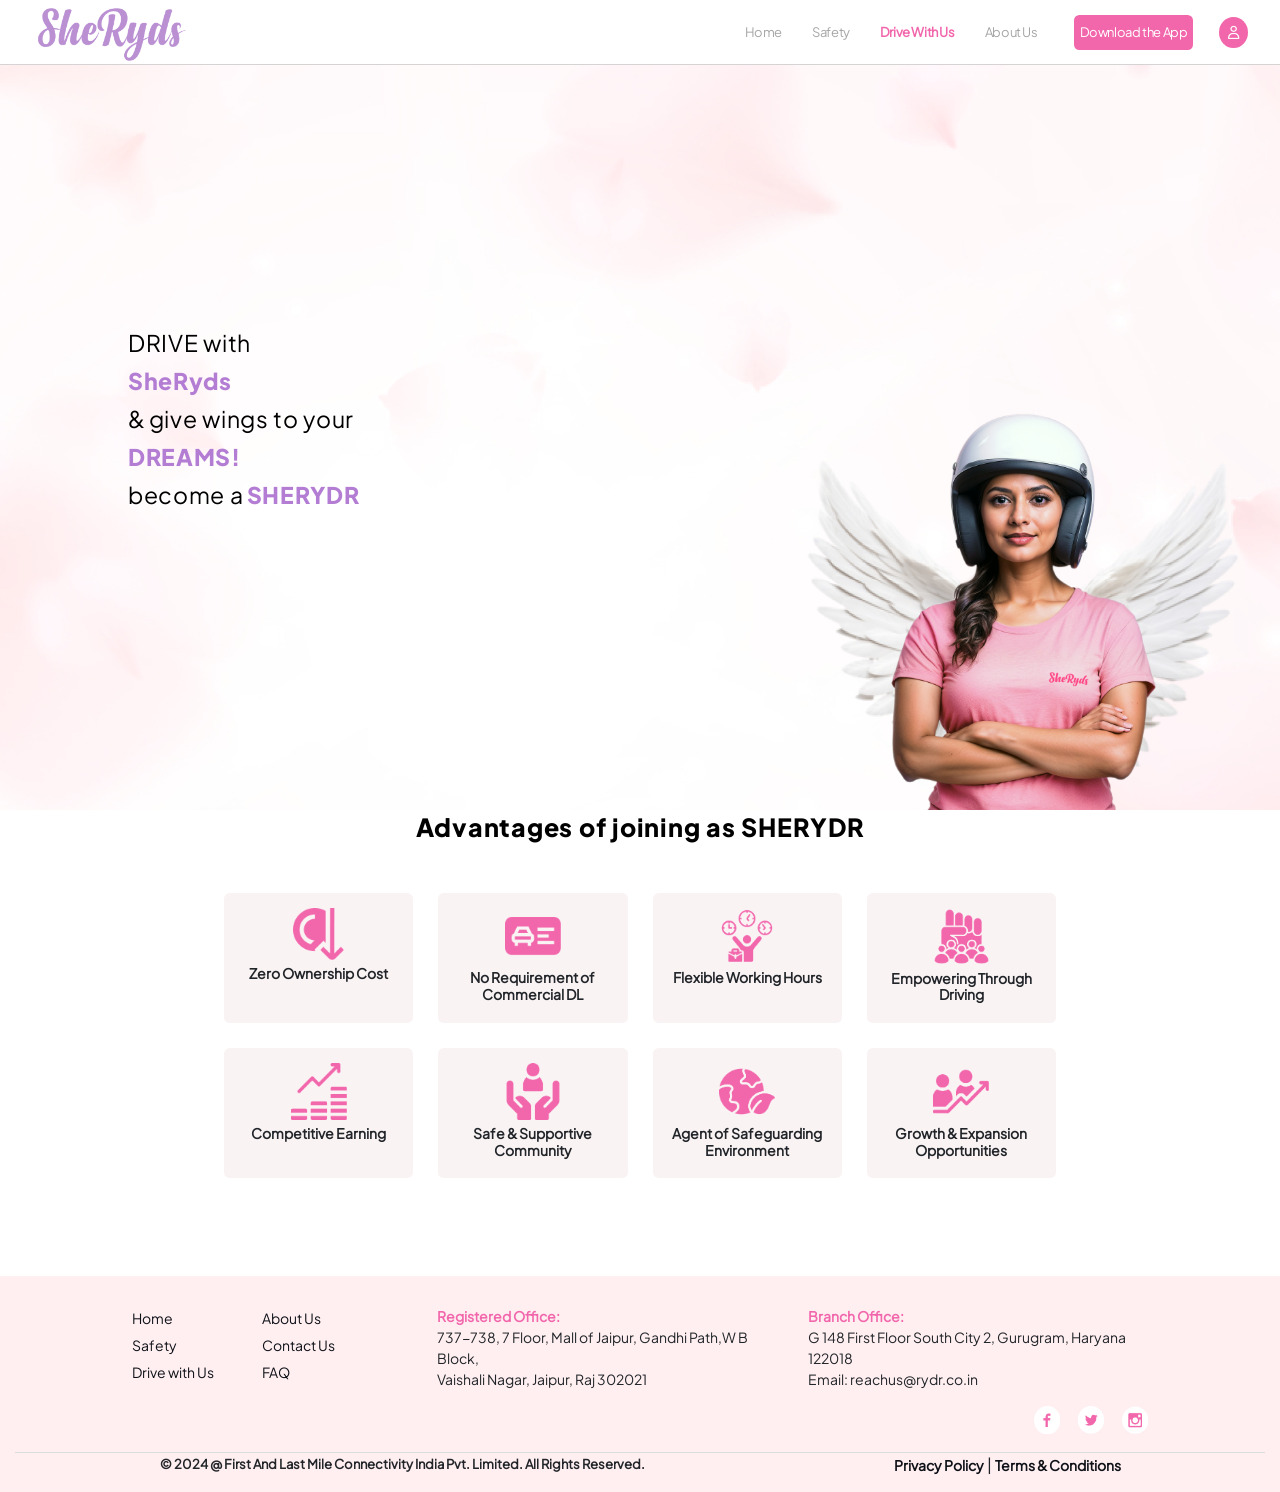
<file: drive_with_us.html>
<!DOCTYPE html>
<html>

<head>
    <meta charset="utf-8" />
    <meta name="viewport" content="initial-scale=1, width=device-width" />

    <!-- <link rel="stylesheet" href="./global.css" /> -->


    <link rel="stylesheet"
        href="https://fonts.googleapis.com/css2?family=Plus Jakarta Sans:wght@400;500;600;700;800&display=swap" />
    <link rel="stylesheet" href="Styles/header.css">
    <link rel="stylesheet" href="Styles/classy-nav.css">

    <link rel="stylesheet" href="Styles/style.css">
    <link rel="stylesheet" href="assets/css/bootstrap.min.css">

    <!-- RESPONSIVE CSS  -->

    <link rel="stylesheet" href="Styles/Responsive/XL.css">
    <link rel="stylesheet" href="Styles/Responsive/L.css">
    <link rel="stylesheet" href="Styles/Responsive/M.css">
    <link rel="stylesheet" href="Styles/Responsive/S.css">

    <link rel="stylesheet" href="https://cdnjs.cloudflare.com/ajax/libs/font-awesome/6.0.0-beta3/css/all.min.css">

    <script src="JS/jquery.min.js"></script>
</head>

<body>

    <section>
        <header class="header-area">
            <div class="main-header-area">
                <div class="classy-nav-container breakpoint-off">
                    <nav class="classy-navbar justify-content-between" id="uzaNav">
                        <a class="nav-brand" href="index.html"><img src="she_ryds_img/she_logo.png"
                                alt="Ryder Logo"></a>
                        <div class="classy-navbar-toggler">
                            <span class="navbarToggler"><span></span><span></span><span></span></span>
                        </div>

                        <div class="classy-menu">

                            <div class="classycloseIcon">
                                <div class="cross-wrap"><span class="top"></span><span class="bottom"></span></div>
                            </div>

                            <div class="classynav">
                                <div>
                                    <ul id="nav" class="home-parent">
                                        <li class="  text-decoration-none nav-items"><a href="./index.html">Home</a>
                                        </li>
                                        <li class="  text-decoration-none nav-items"><a href="safety.html">Safety</a>
                                        </li>
                                        <li class="current-item text-decoration-none nav-items"><a
                                                href="drive_with_us.html">Drive
                                                with us</a></li>
                                        <li class="text-decoration-none nav-items"><a href="about_us.html">About
                                                Us</a></li>
                                        <!-- <li class="text-decoration-none nav-items"><a href="initiatives.html">Our
                                                Initiatives</a></li> -->
                                    </ul>
                                </div>
                                <!-- <div>|</div> -->

                                <div class="login-register-btn mx-3">
                                    <a href="#" data-toggle="modal" data-target="#myModal">
                                        <div class="log-in">Download the App</div>
                                    </a>
                                </div>
                                <!-- <div class="login-register-btn mx-3" data-toggle="modal" id="loginButton"
                                    data-target="#customer-login">
                                    
                                </div> -->
                                <div class="login-register-btn" data-toggle="modal" id="loginButton"
                                    data-target="#customer-login">
                                    <!-- <a href="login.html">
                                    <div class="log-in">Log In</div>
                                </a> -->
                                </div>
                            </div>
                        </div>
                    </nav>
                </div>
            </div>
        </header>
    </section>

    <main>

        <section>
            <div class=" home-section drive-with-us-section">
                <div class=" home-text safety-page-text with-us-text">
                    <div class="side-text  ">
                        <span class="line-1 ">DRIVE with</span>
                        <br class="mobile-hide"><span class="line-1"
                            style="color: #b47dd4; font-family: ExtraBoldPlusJakarta;">SheRyds</span><br>
                        <span class="line-1 ">&</span>
                        <span class="line-1 "> give wings to your <br> <span
                                style="color: #b47dd4; font-family: ExtraBoldPlusJakarta;" class="line-1">DREAMS!</span>
                        </span><br>
                        <!-- <span class="line-1 ">Learn, Earn & Empower</span><br>
                        <span class="line-1">Yourself</span>
                        <br> -->
                        <span class="line-1 ">become a</span>
                        <span style="color: #b47dd4; font-family: ExtraBoldPlusJakarta;" class="line-1">SHERYDR</span>

                    </div>


                </div>
                <div class='title-img safety-title drive_w_us'>
                    <img src="she_ryds_img/girl_wing.png" alt="">
                </div>

            </div>
        </section>
        <!-- Modal Structure -->
        <div class="modal fade bd-example-modal-lg" id="myModal" tabindex="-1" role="dialog"
            aria-labelledby="myLargeModalLabel" aria-hidden="true">
            <div class="modal-dialog modal-lg">
                <div class="modal-content">
                    <div class="modal-header">
                        <button type="button" class="close" data-dismiss="modal" aria-label="Close"><span
                                aria-hidden="true">X</span></button>
                    </div>
                    <div class="modal-body">
                        <div class="modal-section">
                            <h5 class="text-center fw-bold">Customer App</h5>
                            <div class="app-links">
                                <a href="playstore-link"><img src="Images/Google_Play_Store_badge_EN.svg.png"
                                        alt="Play Store"></a>
                                <a href="applestore-link"><img src="Images/App_Store_Badge.svg (2).png"
                                        alt="Apple Store"></a>
                            </div>
                        </div>
                        <div class="modal-divider"></div>
                        <div class="modal-section">
                            <h5 class="text-center fw-bold">SheRydr App</h5>
                            <div class="app-links sherydr-app">
                                <a href="playstore-link"><img src="Images/Google_Play_Store_badge_EN.svg.png"
                                        alt="Play Store"></a>
                            </div>
                        </div>
                    </div>
                </div>
            </div>
        </div>

        <section class="adv-part">
            <div class="adv-wid">

                <div>
                    <h2 class="sub-heading mb-3 mb-lg-5 mb-md-5  adv-head ">
                        Advantages of joining as SHERYDR </h2>
                </div>

                <div class="adv-sec mb-5">

                    <div class="adv-card-top">



                        <div class="adv-card">
                            <div class="adv-card-img">
                                <img src="she_ryds_img/zero-percent.png" alt="">
                            </div>
                            <div class="adv-card-title">
                                <h5>Zero Ownership Cost</h5>
                            </div>
                        </div>

                        <div class="adv-card">
                            <div class="adv-card-img">
                                <img src="she_ryds_img/No_DL.png" alt="">
                            </div>
                            <div class="adv-card-title">
                                <h5>No Requirement of Commercial DL</h5>
                            </div>
                        </div>

                        <div class="adv-card">
                            <div class="adv-card-img">
                                <img src="she_ryds_img/working-hours.png" alt="">
                            </div>
                            <div class="adv-card-title">
                                <h5>Flexible Working Hours</h5>
                            </div>
                        </div>

                        <div class="adv-card">
                            <div class="adv-card-img">
                                <img src="she_ryds_img/empowering.png" alt="">
                            </div>
                            <div class="adv-card-title">
                                <h5>Empowering Through Driving</h5>
                            </div>
                        </div>
                    </div>

                    <div class="adv-card-top">
                        <div class="adv-card">
                            <div class="adv-card-img">
                                <img src="she_ryds_img/compititve.png" alt="">
                            </div>
                            <div class="adv-card-title">
                                <h5>Competitive Earning</h5>
                            </div>
                        </div>

                        <div class="adv-card">
                            <div class="adv-card-img">
                                <img src="she_ryds_img/safeAndSupport.png" alt="">
                            </div>
                            <div class="adv-card-title">
                                <h5>Safe & Supportive Community</h5>
                            </div>
                        </div>

                        <div class="adv-card">
                            <div class="adv-card-img">
                                <img src="she_ryds_img/agent.png" alt="">
                            </div>
                            <div class="adv-card-title">
                                <h5>Agent of Safeguarding Environment</h5>
                            </div>
                        </div>

                        <div class="adv-card">
                            <div class="adv-card-img">
                                <img src="she_ryds_img/growth.png" alt="">
                            </div>
                            <div class="adv-card-title">
                                <h5>Growth & Expansion Opportunities</h5>
                            </div>
                        </div>
                    </div>

                </div>
            </div>
        </section>


    </main>


    <footer class="footer">
        <div class="">
            <div class=" footer-section">

                <!-- <div class="col-lg-3 col-md-3 col-2 d-flex flex-column justify-content-center footer-apps"> -->
                <!-- <div class="download-app about_dow_app">
                            <p>Download Customer App</p>
                            <div class="app-links about_app_link">
                                <div class="playStore">
                                    <a href="playstore-link"><img src="Images/Google_Play_Store_badge_EN.svg.png"
                                            alt="Play Store"></a>
                                </div>

                                <div>
                                    <a href="applestore-link"><img src="Images/App_Store_Badge.svg (2).png"
                                            alt="Apple Store"></a>
                                </div>
                            </div>
                        </div> -->
                <!-- <div class="download-app about_dow_app">
                            <p>Download She Rydr App</p>
                            <div class="app-links about_app_link app-2">
                                <a href="playstore-link"><img src="Images/Google_Play_Store_badge_EN.svg.png"
                                        alt="Play Store"></a>

                            </div>
                        </div> -->
                <!-- <div class="social-links about-social-link">
                            <a href="facebook-link"><img class="socialImg" src="she_ryds_img/Facebook.png" alt=""></a>
                            <a href="twitter-link"><img class="socialImg" src="she_ryds_img/Twitter.png" alt=""></a>
                            <a href="https://www.instagram.com/she.ryds?igsh=MTJ3M3NyOHQxcnZnNg=="><img
                                    class="socialImg" src="she_ryds_img/Instagram.png" alt=""></a>
                        </div>
                    </div> -->


                <div class="col-lg-2 col-md-2 col-4 first-part d-flex flex-row justify-content-between">
                    <!-- <h5 class="footer-heading">Shortcuts</h5> -->
                    <div class="list-unstyled">
                        <li><a class="direct-links" href="index.html">Home</a></li>
                        <li><a class="direct-links" href="safety.html">Safety</a></li>
                        <li><a class="direct-links" href="drive_with_us.html">Drive with Us</a></li>
                        <!-- <li><a class="direct-links" href="about_us.html">Career</a></li> -->
                        <!-- <li><a class="direct-links" href="about_us.html">About Us</a></li> -->
                        <!-- <li><a class="direct-links" href="initiatives.html">Initiatives</a></li> -->
                        <!-- <li><a class="direct-links" href="faq.html">FAQ</a></li> -->
                    </div>
                    <div class="list-unstyled">
                        <!-- <li><a class="direct-links" href="about_us.html">Career</a></li> -->
                        <li><a class="direct-links" href="about_us.html">About Us</a></li>
                        <li><a class="direct-links" href="initiatives.html">Contact Us</a></li>
                        <li><a class="direct-links" href="faq.html">FAQ</a></li>
                    </div>
                </div>



                <div class="col-lg-7 col-md-7 add-sec col-6">
                    <!-- <h5 class="footer-heading">Address</h5> -->

                    <div class="addresses">
                        <div class="add-div">
                            <p><strong class="add">Registered Office:</strong><br>
                                737-738, 7 Floor, Mall of Jaipur, Gandhi Path,W B Block,
                                <br> Vaishali Nagar,

                                Jaipur, Raj 302021

                            </p>
                        </div>
                        <div class="add-div">
                            <p><strong class="add">Branch Office:</strong><br>
                                G 148 First Floor South City 2, Gurugram, Haryana 122018 <br>
                                Email: reachus@rydr.co.in</p>
                            <div>
                                <div class="social-links about-social-link">
                                    <a href="facebook-link"><img class="socialImg" src="she_ryds_img/Facebook.png"
                                            alt=""></a>
                                    <a href="twitter-link"><img class="socialImg" src="she_ryds_img/Twitter.png"
                                            alt=""></a>
                                    <a href="https://www.instagram.com/she.ryds?igsh=MTJ3M3NyOHQxcnZnNg=="><img
                                            class="socialImg" src="she_ryds_img/Instagram.png" alt=""></a>
                                </div>
                            </div>
                        </div>
                    </div>

                </div>


                <!-- <div class="col-lg-3 col-md-3 col-6 d-flex  flex-column align-item-center contact-sec">
                        <div>
                            <h5 class="footer-heading">Contact Us</h5>
                        </div>
                        <div>
                            <form class="contact-form contact-div">
                                <div>
                                    <input type="text" class="form-control" placeholder=" Name" id="connect-name"
                                        required>
                                    <input type="number" class="form-control" placeholder=" Phone" required name=""
                                        id="connect-phone">
                                    <input type="email" class="form-control" placeholder="Email" id="connect-email"
                                        required>
                                    <textarea class="form-control" rows="3" placeholder=" Message" id="connect-message"
                                        required></textarea>
                                </div>
                                <div>
                                    <button type="submit" class="log-in contact-btn"
                                        id="contact-submit">Contact</button>
                                </div>
                            </form>
                        </div>
                    </div> -->
            </div>
            <div class="footer-bottom ">

                <div class="">
                    <p class="fw-bold">© 2024 @ First And Last Mile Connectivity India Pvt. Limited. All Rights
                        Reserved.</p>
                </div>

                <div class="  footer-end">
                    <a class="fw-bold" href="privacy_policy.html">Privacy Policy</a>
                    <span> | </span>
                    <a class="fw-bold" href="terms&conditions.html">Terms & Conditions</a>
                </div>
            </div>
        </div>
    </footer>


    </div>


    <script>

        var token = localStorage.getItem('accessToken')
        var cityName = localStorage.getItem('cityName')
        var vehicle = localStorage.getItem('vehicleType')
        let htmlPage = ''
        var buttonName = ''

        console.log(token)


        if (token && token.length > 0 && cityName && cityName.length > 0 && vehicle && vehicle.length > 0) {
            // window.location.href = 'oldRegistration.html'
            htmlPage = 'oldRegistration.html'
        }
        else if (token && token.length > 0 && !cityName) {
            // window.location.href = 'SelectCities.html'
            htmlPage = 'SelectCities.html'
        }
        else if (token && token.length > 0 && !vehicle) {
            // window.location.href = 'SelectVehicle.html'
            htmlPage = 'SelectVehicle.html'
        }
        else if (!token) {
            // window.location.href = 'login.html'
            htmlPage = 'login.html'
        }

        if (token) {
            buttonName = `<a href="${htmlPage}">Registration</a>`
        }
        else {
            buttonName = `<a href="login.html">Registration</a>`
        }

        document.getElementById('regs-btn').innerHTML = buttonName
    </script>
    <script src="https://maxcdn.bootstrapcdn.com/bootstrap/4.5.2/js/bootstrap.min.js"></script>
    <script src="assets/js/bootstrap.min.js"></script>
    <script src="JS/contact-form.js"></script>
    <script src="JS/popper.min.js"></script>
    <script src="JS/ProfileButton.js"></script>
    <script src="JS/uza.bundle.js"></script>
    <script src="JS/active.js"></script>


    <!-- <script src="js/testimonial.js"></script> -->

    <script async src="https://www.googletagmanager.com/gtag/js?id=UA-23581568-13"></script>
    <script src="JS/CustAndDriver.js"></script>
</body>

</html>
</file>
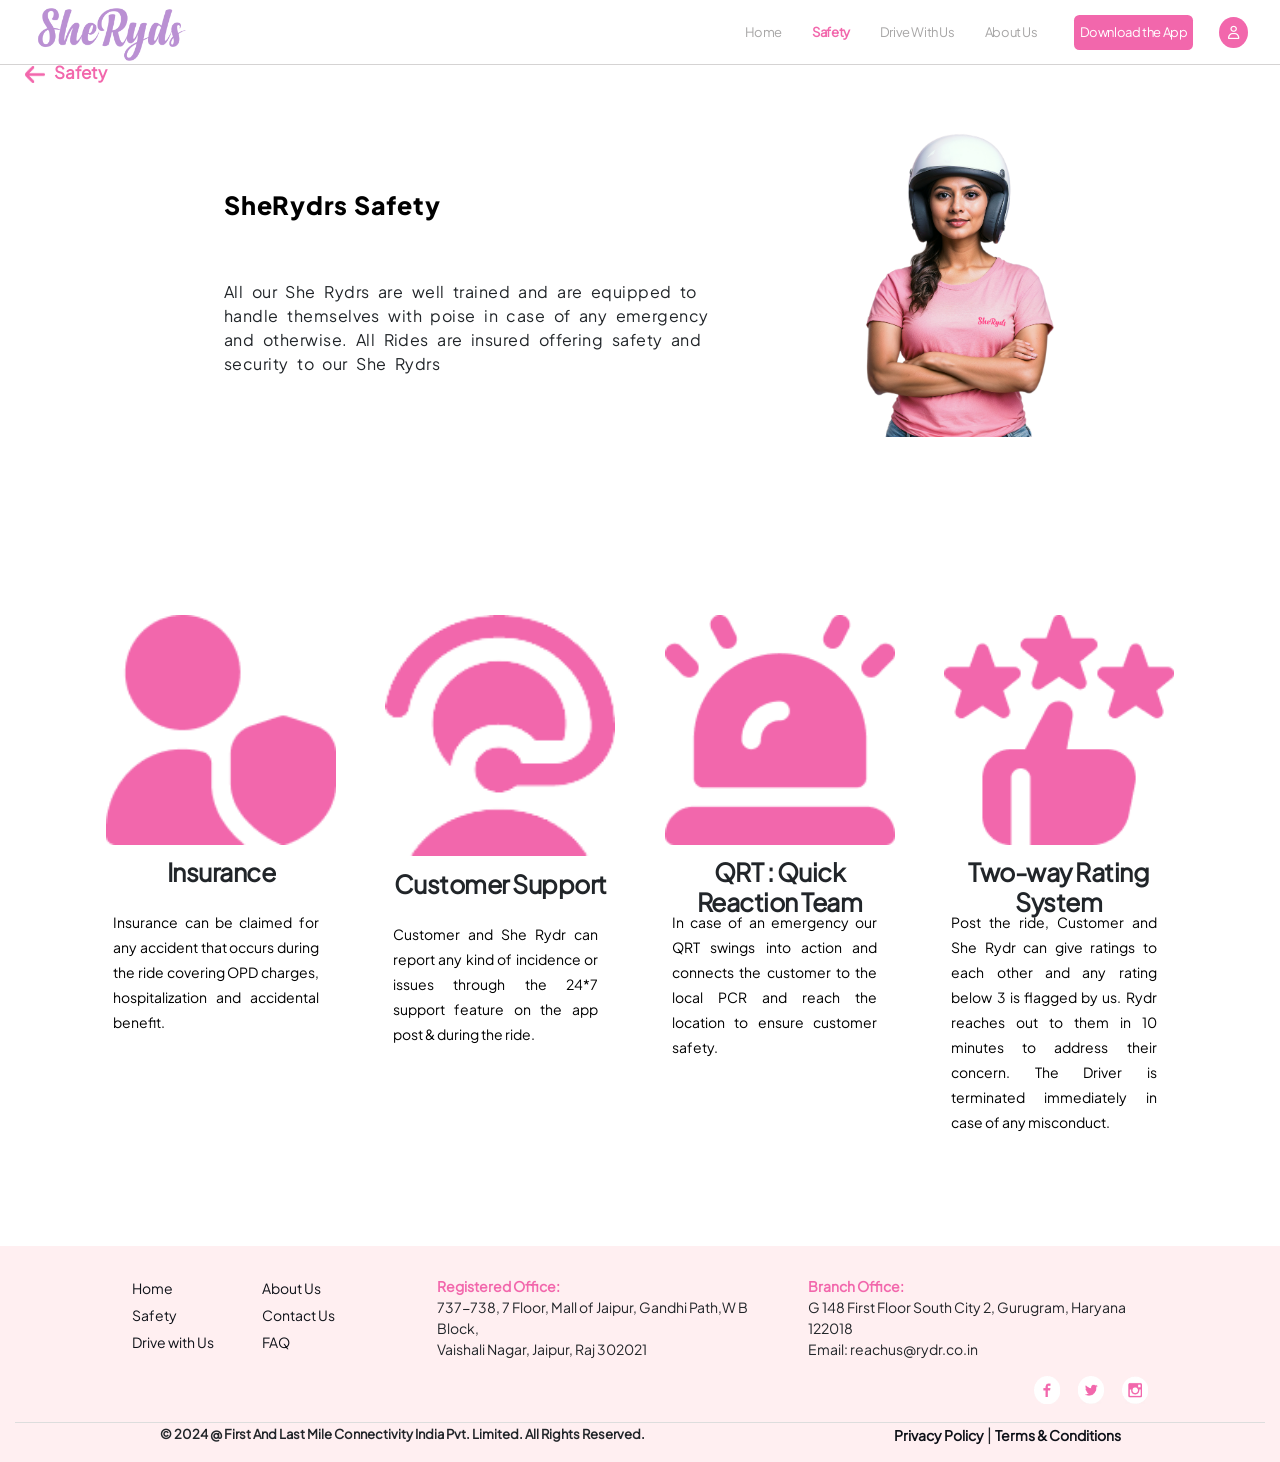
<file: driver.html>
<!DOCTYPE html>
<html>

<head>
    <meta charset="utf-8" />
    <meta name="viewport" content="initial-scale=1, width=device-width" />

    <!-- <link rel="stylesheet" href="./global.css" /> -->


    <link rel="stylesheet"
        href="https://fonts.googleapis.com/css2?family=Plus Jakarta Sans:wght@400;500;600;700;800&display=swap" />
    <link rel="stylesheet" href="Styles/header.css">
    <link rel="stylesheet" href="Styles/classy-nav.css">

    <link rel="stylesheet" href="Styles/style.css">
    <link rel="stylesheet" href="assets/css/bootstrap.min.css">

    <!-- RESPONSIVE CSS  -->

    <link rel="stylesheet" href="Styles/Responsive/XL.css">
    <link rel="stylesheet" href="Styles/Responsive/L.css">
    <link rel="stylesheet" href="Styles/Responsive/M.css">
    <link rel="stylesheet" href="Styles/Responsive/S.css">

    <link rel="stylesheet" href="https://cdnjs.cloudflare.com/ajax/libs/font-awesome/6.0.0-beta3/css/all.min.css">

    <script src="JS/jquery.min.js"></script>
</head>

<body>
    <section>

        <header class="header-area">
            <div class="main-header-area">
                <div class="classy-nav-container breakpoint-off">
                    <nav class="classy-navbar justify-content-between" id="uzaNav">
                        <a class="nav-brand" href="index.html"><img src="she_ryds_img/she_logo.png"
                                alt="Ryder Logo"></a>
                        <div class="classy-navbar-toggler">
                            <span class="navbarToggler"><span></span><span></span><span></span></span>
                        </div>

                        <div class="classy-menu">

                            <div class="classycloseIcon">
                                <div class="cross-wrap"><span class="top"></span><span class="bottom"></span></div>
                            </div>

                            <div class="classynav">
                                <div>
                                    <ul id="nav" class="home-parent">
                                        <li class="  text-decoration-none nav-items"><a href="./index.html">Home</a>
                                        </li>
                                        <li class="current-item text-decoration-none nav-items"><a
                                                href="safety.html">Safety</a>
                                        </li>
                                        <li class="text-decoration-none nav-items"><a href="drive_with_us.html">Drive
                                                with us</a></li>
                                        <li class="text-decoration-none nav-items"><a href="about_us.html">About
                                                Us</a></li>
                                        <!-- <li class="text-decoration-none nav-items"><a href="initiatives.html">Our
                                                Initiatives</a></li> -->
                                    </ul>
                                </div>
                                <!-- <div>|</div> -->
                                <div class="login-register-btn mx-3">
                                    <a href="#" data-toggle="modal" data-target="#myModal">
                                        <div class="log-in">Download the App</div>
                                    </a>
                                </div>
                                <!-- <div class="login-register-btn mx-3" data-toggle="modal" id="loginButton"
                                    data-target="#customer-login">
                                    
                                </div> -->
                                <div class="login-register-btn" data-toggle="modal" id="loginButton"
                                    data-target="#customer-login">
                                    <!-- <a href="login.html">
                                    <div class="log-in">Log In</div>
                                </a> -->
                                </div>
                            </div>
                        </div>
                    </nav>
                </div>
            </div>
        </header>
    </section>

    <main>
        <div class="breadcrumb">

            <a href="safety.html">
                <div> <img src="she_ryds_img/back.png" class="back-img" alt=""> &nbsp; Safety</div>
            </a>
        </div>
        <div class="new-saf-head driver-head">
            <div class="new-saf-head-desc driver-head-desc">
                <h2 class="sub-heading text-capitalize">SheRydrs Safety</h2>
                <p>All our She Rydrs are well trained and are equipped
                    to handle themselves with poise in case of any
                    emergency and otherwise. All Rides are insured
                    offering safety and security to our She Rydrs</p>
            </div>
            <div class="new-saf-head-img driver-head-desc-img">
                <img src="she_ryds_img/driver-safety.png" alt="">
            </div>
        </div>

        <!-- Modal Structure -->
        <div class="modal fade bd-example-modal-lg" id="myModal" tabindex="-1" role="dialog"
            aria-labelledby="myLargeModalLabel" aria-hidden="true">
            <div class="modal-dialog modal-lg">
                <div class="modal-content">
                    <div class="modal-header">
                        <button type="button" class="close" data-dismiss="modal" aria-label="Close"><span
                                aria-hidden="true">X</span></button>
                    </div>
                    <div class="modal-body">
                        <div class="modal-section">
                            <h5 class="text-center fw-bold">Customer App</h5>
                            <div class="app-links">
                                <a href="playstore-link"><img src="Images/Google_Play_Store_badge_EN.svg.png"
                                        alt="Play Store"></a>
                                <a href="applestore-link"><img src="Images/App_Store_Badge.svg (2).png"
                                        alt="Apple Store"></a>
                            </div>
                        </div>
                        <div class="modal-divider"></div>
                        <div class="modal-section">
                            <h5 class="text-center fw-bold">SheRydr App</h5>
                            <div class="app-links sherydr-app">
                                <a href="playstore-link"><img src="Images/Google_Play_Store_badge_EN.svg.png"
                                        alt="Play Store"></a>
                            </div>
                        </div>
                    </div>
                </div>
            </div>
        </div>

        <!-- Drivers  -->
        <section class="cust-safety-portion mt-5">
            <div class="cust-safety">
                <div class="app-safety-feature">
                    <div class=" d-flex justify-content-center">
                        <div class="row safety-card-group">
                            <div class="col-md-3 d-flex">
                                <div class="card safety-card flex-fill d-flex flex-column">
                                    <img class="card-img-top safety-card-img" src="she_ryds_img/insurance.png"
                                        alt="Card image cap">
                                    <div class="card-body safety-card-body flex-grow-1">
                                        <h5 class="card-title safety-card-title">Insurance</h5>
                                        <p class="card-text safety-card-text">Insurance can be claimed for any accident
                                            that
                                            occurs during the
                                            ride covering OPD charges, hospitalization and accidental benefit.</p>
                                    </div>
                                </div>
                            </div>
                            <div class="col-md-3 d-flex">
                                <div class="card safety-card flex-fill d-flex flex-column">
                                    <img class="card-img-top safety-card-img"
                                        src="she_ryds_img/new-customer-service.png" alt="Card image cap">
                                    <div class="card-body safety-card-body flex-grow-1">
                                        <h5 class="card-title safety-card-title">Customer Support</h5>
                                        <p class="card-text safety-card-text">Customer and She Rydr can report any kind
                                            of
                                            incidence or issues
                                            through the 24*7 support feature on the app post & during the ride.</p>
                                    </div>
                                </div>
                            </div>
                            <div class="col-md-3 d-flex">
                                <div class="card safety-card  d-flex flex-column">
                                    <img class="card-img-top safety-card-img" src="she_ryds_img/sos.png"
                                        alt="Card image cap">
                                    <div class="card-body safety-card-body flex-grow-1">
                                        <h5 class="card-title safety-card-title">QRT : Quick Reaction Team</h5>
                                        <p class="card-text safety-card-text">In case of an emergency our QRT
                                            swings into action and connects the
                                            customer to the local PCR and
                                            reach the location to ensure
                                            customer safety.</p>
                                    </div>
                                </div>
                            </div>
                            <div class="col-md-3 d-flex">
                                <div class="card safety-card flex-fill d-flex flex-column">
                                    <img class="card-img-top safety-card-img" src="she_ryds_img/rating.png"
                                        alt="Card image cap">
                                    <div class="card-body safety-card-body flex-grow-1">
                                        <h5 class="card-title safety-card-title">Two-way Rating System</h5>
                                        <p class="card-text safety-card-text">Post the ride, Customer and She Rydr can
                                            give
                                            ratings to each other
                                            and any rating below 3 is flagged by us. Rydr reaches out to them in 10
                                            minutes to
                                            address their concern. The Driver is terminated immediately in case of any
                                            misconduct.</p>
                                    </div>
                                </div>
                            </div>

                        </div>

                    </div>
                </div>
            </div>
        </section>

        <section>

            <div class=" bottom-back" style="display: none;">

                <a href="safety.html"> <img src="she_ryds_img/back.png" class="back-img" alt=""> &nbsp; Safety</a>
                <span>
            </div>
        </section>


        <!-- <div class=" d-flex justify-content-center" style="margin-top: 40px;">
            <div class="row safety-card-group">



                <div class="col-md-3 d-flex">
                    <div class="card safety-card flex-fill d-flex flex-column">
                        <img class="card-img-top safety-card-img" src="she_ryds_img/insurance.png" alt="Card image cap">
                        <div class="card-body safety-card-body flex-grow-1 sherydr-safetycard-body">
                            <h5 class="card-title safety-card-title  ">Insurance</h5>
                            <p class="card-text safety-card-text">Insurance can be claimed for any accident that
                                occurs during the
                                ride covering OPD charges, hospitalization and accidental benefit.</p>
                        </div>
                    </div>
                </div>

                <div class="col-md-3 d-flex">
                    <div class="card safety-card  d-flex flex-column">
                        <img class="card-img-top safety-card-img" src="she_ryds_img/new-customer-service.png"
                            alt="Card image cap">
                        <div class="card-body safety-card-body flex-grow-1 sherydr-safetycard-body">
                            <h5 class="card-title safety-card-title">Customer Support</h5>
                            <p class="card-text safety-card-text">Customer and She Rydr can report any kind of
                                incidence or issues
                                through the 24*7 support feature on the app post & during the ride.</p>
                        </div>
                    </div>
                </div>

                <div class="col-md-3 d-flex">
                    <div class="card safety-card  d-flex flex-column">
                        <img class="card-img-top safety-card-img" src="she_ryds_img/rating.png" alt="Card image cap">
                        <div class="card-body safety-card-body flex-grow-1 sherydr-safetycard-body">
                            <h5 class="card-title safety-card-title">Two-way Rating System</h5>
                            <p class="card-text safety-card-text">Post the ride, Customer and She Rydr can give
                                ratings to each other
                                and any rating below 3 is flagged by us. Rydr reaches out to them in 10 minutes to
                                address their concern. The Driver is terminated immediately in case of any
                                misconduct.</p>
                        </div>
                    </div>
                </div>

                <div class="col-md-3 d-flex">
                    <div class="card safety-card  d-flex flex-column">
                        <img class="card-img-top safety-card-img" src="she_ryds_img/sos.png" alt="Card image cap">
                        <div class="card-body safety-card-body flex-grow-1 sherydr-safetycard-body">
                            <h5 class="card-title safety-card-title">QRT : Quick Reaction Team</h5>
                            <p class="card-text safety-card-text">In case of an emergency our QRT
                                swings into action and connects the
                                customer to the local PCR and
                                reach the location to ensure
                                customer safety.</p>

                        </div>
                    </div>
                </div>

            </div>

        </div> -->
    </main>


    <footer class="footer">
        <div class="">
            <div class=" footer-section">

                <!-- <div class="col-lg-3 col-md-3 col-2 d-flex flex-column justify-content-center footer-apps"> -->
                <!-- <div class="download-app about_dow_app">
                            <p>Download Customer App</p>
                            <div class="app-links about_app_link">
                                <div class="playStore">
                                    <a href="playstore-link"><img src="Images/Google_Play_Store_badge_EN.svg.png"
                                            alt="Play Store"></a>
                                </div>

                                <div>
                                    <a href="applestore-link"><img src="Images/App_Store_Badge.svg (2).png"
                                            alt="Apple Store"></a>
                                </div>
                            </div>
                        </div> -->
                <!-- <div class="download-app about_dow_app">
                            <p>Download She Rydr App</p>
                            <div class="app-links about_app_link app-2">
                                <a href="playstore-link"><img src="Images/Google_Play_Store_badge_EN.svg.png"
                                        alt="Play Store"></a>

                            </div>
                        </div> -->
                <!-- <div class="social-links about-social-link">
                            <a href="facebook-link"><img class="socialImg" src="she_ryds_img/Facebook.png" alt=""></a>
                            <a href="twitter-link"><img class="socialImg" src="she_ryds_img/Twitter.png" alt=""></a>
                            <a href="https://www.instagram.com/she.ryds?igsh=MTJ3M3NyOHQxcnZnNg=="><img
                                    class="socialImg" src="she_ryds_img/Instagram.png" alt=""></a>
                        </div>
                    </div> -->


                <div class="col-lg-2 col-md-2 col-4 first-part d-flex flex-row justify-content-between">
                    <!-- <h5 class="footer-heading">Shortcuts</h5> -->
                    <div class="list-unstyled">
                        <li><a class="direct-links" href="index.html">Home</a></li>
                        <li><a class="direct-links" href="safety.html">Safety</a></li>
                        <li><a class="direct-links" href="drive_with_us.html">Drive with Us</a></li>
                        <!-- <li><a class="direct-links" href="about_us.html">Career</a></li> -->
                        <!-- <li><a class="direct-links" href="about_us.html">About Us</a></li> -->
                        <!-- <li><a class="direct-links" href="initiatives.html">Initiatives</a></li> -->
                        <!-- <li><a class="direct-links" href="faq.html">FAQ</a></li> -->
                    </div>
                    <div class="list-unstyled">
                        <!-- <li><a class="direct-links" href="about_us.html">Career</a></li> -->
                        <li><a class="direct-links" href="about_us.html">About Us</a></li>
                        <li><a class="direct-links" href="initiatives.html">Contact Us</a></li>
                        <li><a class="direct-links" href="faq.html">FAQ</a></li>
                    </div>
                </div>



                <div class="col-lg-7 col-md-7 add-sec col-6">
                    <!-- <h5 class="footer-heading">Address</h5> -->

                    <div class="addresses">
                        <div class="add-div">
                            <p><strong class="add">Registered Office:</strong><br>
                                737-738, 7 Floor, Mall of Jaipur, Gandhi Path,W B Block,
                                <br> Vaishali Nagar,

                                Jaipur, Raj 302021

                            </p>
                        </div>
                        <div class="add-div">
                            <p><strong class="add">Branch Office:</strong><br>
                                G 148 First Floor South City 2, Gurugram, Haryana 122018 <br>
                                Email: reachus@rydr.co.in</p>
                            <div>
                                <div class="social-links about-social-link">
                                    <a href="facebook-link"><img class="socialImg" src="she_ryds_img/Facebook.png"
                                            alt=""></a>
                                    <a href="twitter-link"><img class="socialImg" src="she_ryds_img/Twitter.png"
                                            alt=""></a>
                                    <a href="https://www.instagram.com/she.ryds?igsh=MTJ3M3NyOHQxcnZnNg=="><img
                                            class="socialImg" src="she_ryds_img/Instagram.png" alt=""></a>
                                </div>
                            </div>
                        </div>
                    </div>

                </div>


                <!-- <div class="col-lg-3 col-md-3 col-6 d-flex  flex-column align-item-center contact-sec">
                        <div>
                            <h5 class="footer-heading">Contact Us</h5>
                        </div>
                        <div>
                            <form class="contact-form contact-div">
                                <div>
                                    <input type="text" class="form-control" placeholder=" Name" id="connect-name"
                                        required>
                                    <input type="number" class="form-control" placeholder=" Phone" required name=""
                                        id="connect-phone">
                                    <input type="email" class="form-control" placeholder="Email" id="connect-email"
                                        required>
                                    <textarea class="form-control" rows="3" placeholder=" Message" id="connect-message"
                                        required></textarea>
                                </div>
                                <div>
                                    <button type="submit" class="log-in contact-btn"
                                        id="contact-submit">Contact</button>
                                </div>
                            </form>
                        </div>
                    </div> -->
            </div>
            <div class="footer-bottom ">

                <div class="">
                    <p class="fw-bold">© 2024 @ First And Last Mile Connectivity India Pvt. Limited. All Rights
                        Reserved.</p>
                </div>

                <div class="  footer-end">
                    <a class="fw-bold" href="privacy_policy.html">Privacy Policy</a>
                    <span> | </span>
                    <a class="fw-bold" href="terms&conditions.html">Terms & Conditions</a>
                </div>
            </div>
        </div>
    </footer>





    <script src="https://maxcdn.bootstrapcdn.com/bootstrap/4.5.2/js/bootstrap.min.js"></script>
    <script src="assets/js/bootstrap.min.js"></script>
    <script src="JS/ProfileButton.js"></script>
    <script src="JS/contact-form.js"></script>
    <script src="JS/popper.min.js"></script>


    <script src="JS/uza.bundle.js"></script>

    <script src="JS/active.js"></script>


    <!-- <script src="js/testimonial.js"></script> -->

    <script async src="https://www.googletagmanager.com/gtag/js?id=UA-23581568-13"></script>
    <script src="JS/CustAndDriver.js"></script>
</body>

</html>
</file>
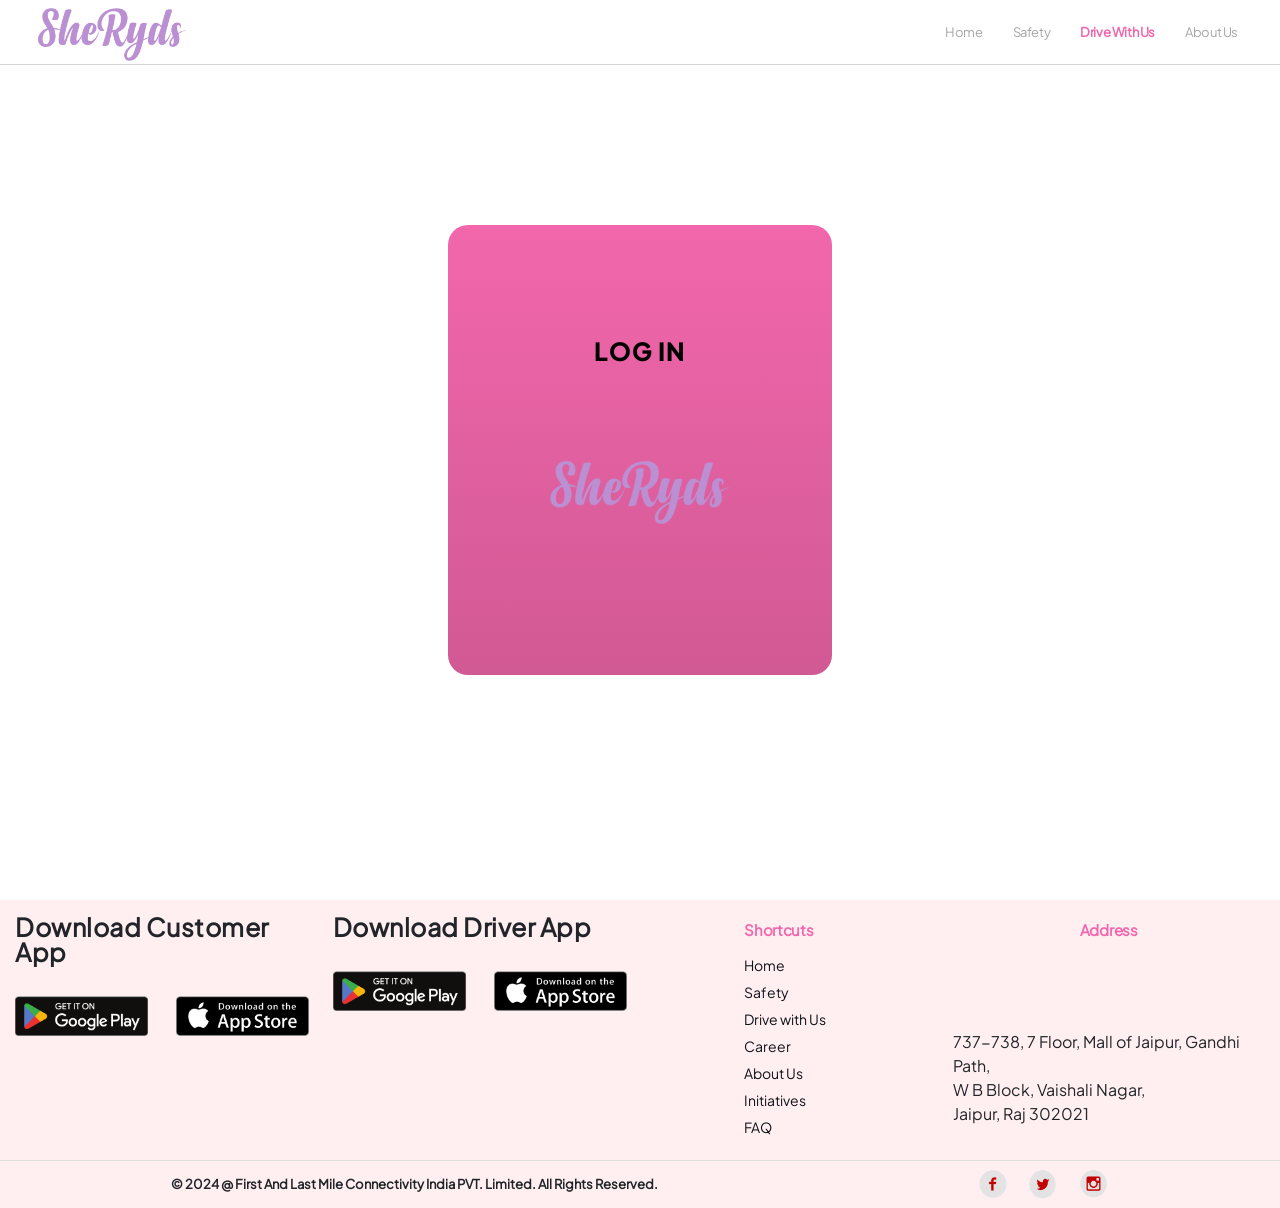
<file: enterOtp.html>
<!DOCTYPE html>
<html>

<head>
    <meta charset="utf-8" />
    <meta name="viewport" content="initial-scale=1, width=device-width" />

    <!-- <link rel="stylesheet" href="./global.css" /> -->


    <link rel="stylesheet"
        href="https://fonts.googleapis.com/css2?family=Plus Jakarta Sans:wght@400;500;600;700;800&display=swap" />
    <link rel="stylesheet" href="Styles/header.css">
    <link rel="stylesheet" href="Styles/classy-nav.css">

    <link rel="stylesheet" href="Styles/style.css">
    <link rel="stylesheet" href="assets/css/bootstrap.min.css">

    <!-- RESPONSIVE CSS  -->

    <link rel="stylesheet" href="Styles/Responsive/XL.css">
    <link rel="stylesheet" href="Styles/Responsive/L.css">
    <link rel="stylesheet" href="Styles/Responsive/M.css">
    <link rel="stylesheet" href="Styles/Responsive/S.css">

    <link rel="stylesheet" href="https://cdn.jsdelivr.net/npm/bootstrap-icons@1.10.2/font/bootstrap-icons.css">
    <link rel="stylesheet" href="https://cdnjs.cloudflare.com/ajax/libs/font-awesome/6.0.0-beta3/css/all.min.css">

    <script src="https://ajax.googleapis.com/ajax/libs/jquery/3.6.0/jquery.min.js"></script>


    <script>
        window.dataLayer = window.dataLayer || [];

        function gtag() {
            dataLayer.push(arguments);
        }
        gtag('js', new Date());
        gtag('config', 'UA-23581568-13');
    </script>


    <style>
        #otp::-webkit-outer-spin-button,
        #otp::-webkit-inner-spin-button {
            -webkit-appearance: none;
            margin: 0;
        }

        /* Prevent the input from appearing as a number input in Firefox */
        #otp[type="number"] {
            -moz-appearance: textfield;
        }
    </style>

    <script src="JS/jquery.min.js"></script>
</head>

<body>

    <section>
        <header class="header-area">
            <div class="main-header-area">
                <div class="classy-nav-container breakpoint-off">
                    <nav class="classy-navbar justify-content-between" id="uzaNav">
                        <a class="nav-brand" href="index.html"><img src="she_ryds_img/she_logo.png"
                                alt="Ryder Logo"></a>
                        <div class="classy-navbar-toggler">
                            <span class="navbarToggler"><span></span><span></span><span></span></span>
                        </div>

                        <div class="classy-menu">

                            <div class="classycloseIcon">
                                <div class="cross-wrap"><span class="top"></span><span class="bottom"></span></div>
                            </div>

                            <div class="classynav">
                                <div>
                                    <ul id="nav" class="home-parent">
                                        <li class=" text-decoration-none nav-items"><a href="./index.html">Home</a></li>
                                        <li class=" text-decoration-none nav-items"><a href="safety.html">Safety</a>
                                        </li>
                                        <li class="text-decoration-none nav-items current-item"><a
                                                href="Drive_with_us.html">Drive
                                                with us</a></li>
                                        <li class="text-decoration-none nav-items"><a href="about_us.html">About
                                                Us</a></li>
                                        <!-- <li class="text-decoration-none nav-items"><a href="initiatives.html">Our
                                                Initiatives</a></li> -->
                                    </ul>
                                </div>


                                <!-- <div>|</div> -->

                                <!-- <div class="login-register-btn mx-3" data-toggle="modal" data-target="#customer-login">
                                    <a href="login.html">

                                        <div class="log-in">Log In</div>
                                    </a>
                                </div> -->
                            </div>
                        </div>
                    </nav>
                </div>
            </div>
        </header>
    </section>

    <main>

        <!-- <section>
            <div class=" registraion-top home-section">
                <div class=" home-text with-us-text">
                    <div class="side-text drive-text">

                        <span class="line-3" style="font-weight: 700;">"Registration"</span><br>
                      
                    </div>

                </div>

            </div>
        </section> -->

        <section class="log-sec">
            <div class="login-div">
                <div>
                    <h2 class="sub-heading">LOG IN</h2>
                </div>
                <div class="d-flex justify-content-center align-items-center flex-column">
                    <div class="login-logo">
                        <img src="she_ryds_img/she_logo.png" alt="Logo">
                    </div>


                </div>
            </div>
        </section>






    </main>


    <footer class="">
        <div class="">
            <div class="footer-section">

                <div class="col-lg-6 col-md-6 col-12 d-flex flex-row justify-content-around footer-apps">
                    <div class="download-app">
                        <p>Download Customer App</p>
                        <div class="app-links">
                            <a href="playstore-link"><img src="Images/Google_Play_Store_badge_EN.svg.png"
                                    alt="Play Store"></a>
                            <a href="applestore-link"><img src="Images/App_Store_Badge.svg (2).png"
                                    alt="Apple Store"></a>
                        </div>
                    </div>
                    <div class="download-app">
                        <p>Download Driver App</p>
                        <div class="app-links">
                            <a href="playstore-link"><img src="Images/Google_Play_Store_badge_EN.svg.png"
                                    alt="Play Store"></a>
                            <a href="applestore-link"><img src="Images/App_Store_Badge.svg (2).png"
                                    alt="Apple Store"></a>
                        </div>
                    </div>

                </div>


                <div class="col-lg-2 col-md-2 col-6 shortcuts">
                    <h5 class="footer-heading">Shortcuts</h5>
                    <div class="list-unstyled">
                        <li><a class="direct-links" href="index.html">Home</a></li>
                        <li><a class="direct-links" href="safety.html">Safety</a></li>
                        <li><a class="direct-links" href="drive_with_us.html">Drive with Us</a></li>
                        <li><a class="direct-links" href="about_us.html">Career</a></li>
                        <li><a class="direct-links" href="about_us.html">About Us</a></li>
                        <li><a class="direct-links" href="initiatives.html">Initiatives</a></li>
                        <li><a class="direct-links" href="faq.html">FAQ</a></li>
                    </div>
                </div>
                <div class="col-lg-3 col-md-3 add-sec col-6">
                    <h5 class="footer-heading">Address</h5>

                    <div class="add-div">
                        737-738, 7 Floor, Mall of Jaipur, Gandhi Path,
                        <br> W B Block, Vaishali Nagar,
                        <br> Jaipur, Raj 302021

                        </p>
                    </div>


                </div>



            </div>
            <div class="footer-bottom ">

                <div class="">
                    <p class="fw-bold">© 2024 @ First And Last Mile Connectivity India PVT. Limited. All Rights
                        Reserved.</p>
                </div>

                <div class="social-links mt-2 mb-2">
                    <a href="facebook-link"><img class="socialImg" src="Images/Facebook.png" alt=""></a>
                    <a href="twitter-link"><img class="socialImg" src="Images/Twitter.png" alt=""></a>
                    <a href="instagram-link"><img class="socialImg" src="Images/Instagram.png" alt=""></a>
                </div>
            </div>
        </div>
    </footer>

    </div>



    <script src="JS/Verification.js"></script>
    <script src="https://code.jquery.com/jquery-3.7.0.min.js"></script>
    <script src="JS/jquery.min.js"></script>
    <script src="assets/js/bootstrap.min.js"></script>
    <script src="assets/js/bootstrap.bundle.js"></script>
    <script src="assets/js/bootstrap.bundle.min.js"></script>
    <script src="assets/js/newBoot.js"></script>
    <script src="JS/contact-form.js"></script>
    <script src="JS/popper.min.js"></script>
    <script src="JS/uza.bundle.js"></script>
    <script src="JS/active.js"></script>





    <!-- Bootstrap JS Bundle with Popper -->
    <script src="https://maxcdn.bootstrapcdn.com/bootstrap/5.3.0/js/bootstrap.bundle.min.js"></script>

    <script async src="https://www.googletagmanager.com/gtag/js?id=UA-23581568-13"></script>

</body>

</html>
</file>
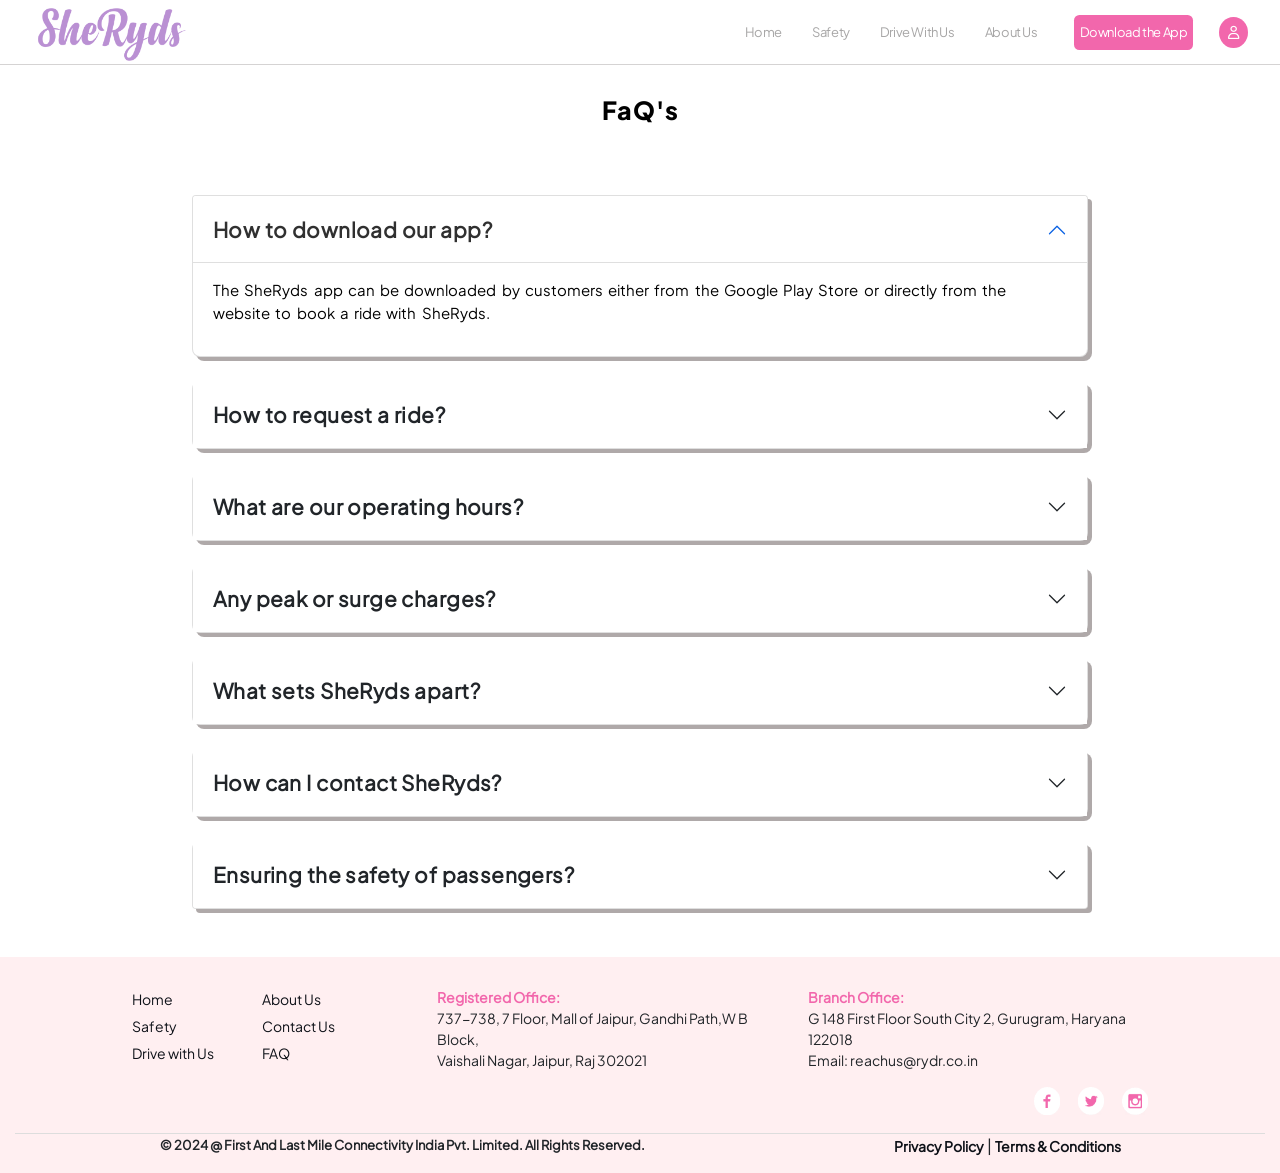
<file: faq.html>
<!DOCTYPE html>
<html>

<head>
    <meta charset="utf-8" />
    <meta name="viewport" content="initial-scale=1, width=device-width" />

    <!-- <link rel="stylesheet" href="./global.css" /> -->


    <link rel="stylesheet"
        href="https://fonts.googleapis.com/css2?family=Plus Jakarta Sans:wght@400;500;600;700;800&display=swap" />
    <link rel="stylesheet" href="Styles/header.css">
    <link rel="stylesheet" href="Styles/classy-nav.css">

    <link rel="stylesheet" href="Styles/style.css">
    <link rel="stylesheet" href="assets/css/bootstrap.min.css">

    <!-- RESPONSIVE CSS  -->

    <link rel="stylesheet" href="Styles/Responsive/XL.css">
    <link rel="stylesheet" href="Styles/Responsive/L.css">
    <link rel="stylesheet" href="Styles/Responsive/M.css">
    <link rel="stylesheet" href="Styles/Responsive/S.css">

    <link rel="stylesheet" href="https://cdnjs.cloudflare.com/ajax/libs/font-awesome/6.0.0-beta3/css/all.min.css">

    <script src="JS/jquery.min.js"></script>
</head>

<body>
    <section>

        <header class="header-area">
            <div class="main-header-area">
                <div class="classy-nav-container breakpoint-off">
                    <nav class="classy-navbar justify-content-between" id="uzaNav">
                        <a class="nav-brand" href="index.html"><img src="she_ryds_img/she_logo.png"
                                alt="Ryder Logo"></a>
                        <div class="classy-navbar-toggler">
                            <span class="navbarToggler"><span></span><span></span><span></span></span>
                        </div>

                        <div class="classy-menu">

                            <div class="classycloseIcon">
                                <div class="cross-wrap"><span class="top"></span><span class="bottom"></span></div>
                            </div>

                            <div class="classynav">
                                <div>
                                    <ul id="nav" class="home-parent">
                                        <li class="  text-decoration-none nav-items"><a href="./index.html">Home</a>
                                        </li>
                                        <li class=" text-decoration-none nav-items"><a href="safety.html">Safety</a>
                                        </li>
                                        <li class="text-decoration-none nav-items"><a href="drive_with_us.html">Drive
                                                with us</a></li>
                                        <li class="text-decoration-none nav-items"><a href="about_us.html">About
                                                Us</a></li>
                                        <!-- <li class="text-decoration-none nav-items"><a href="initiatives.html">Our
                                                Initiatives</a></li> -->
                                    </ul>
                                </div>
                                <!-- <div>|</div> -->

                                <div class="login-register-btn mx-3">
                                    <a href="#" data-toggle="modal" data-target="#myModal">
                                        <div class="log-in">Download the App</div>
                                    </a>
                                </div>

                                <div class="login-register-btn" data-toggle="modal" id="loginButton"
                                    data-target="#customer-login">
                                    <!-- <a href="login.html">
                                    <div class="log-in">Log In</div>
                                </a> -->
                                </div>
                            </div>
                        </div>
                    </nav>
                </div>
            </div>
        </header>
    </section>



    <main>
        <section style="margin-top: 80px;" class="mb-5">

            <!-- Modal Structure -->
            <div class="modal fade bd-example-modal-lg" id="myModal" tabindex="-1" role="dialog"
                aria-labelledby="myLargeModalLabel" aria-hidden="true">
                <div class="modal-dialog modal-lg">
                    <div class="modal-content">
                        <div class="modal-header">
                            <button type="button" class="close" data-dismiss="modal" aria-label="Close"><span
                                    aria-hidden="true">X</span></button>
                        </div>
                        <div class="modal-body">
                            <div class="modal-section">
                                <h5 class="text-center fw-bold">Customer App</h5>
                                <div class="app-links">
                                    <a href="playstore-link"><img src="Images/Google_Play_Store_badge_EN.svg.png"
                                            alt="Play Store"></a>
                                    <a href="applestore-link"><img src="Images/App_Store_Badge.svg (2).png"
                                            alt="Apple Store"></a>
                                </div>
                            </div>
                            <div class="modal-divider"></div>
                            <div class="modal-section">
                                <h5 class="text-center fw-bold">SheRydr App</h5>
                                <div class="app-links sherydr-app">
                                    <a href="playstore-link"><img src="Images/Google_Play_Store_badge_EN.svg.png"
                                            alt="Play Store"></a>
                                </div>
                            </div>
                        </div>
                    </div>
                </div>
            </div>
            <div>
                <h2 class="sub-heading text-center  faq-head">FaQ's</h2>
            </div>


            <div class="center-content">
                <div class="accordion" id="accordionExample">
                    <!-- Accordion Item #1 -->
                    <div class="accordion-item">
                        <h2 class="accordion-header " id="headingOne">
                            <button class="accordion-button faq-que" type="button" data-bs-toggle="collapse"
                                data-bs-target="#collapseOne" aria-expanded="true" aria-controls="collapseOne">
                                How to download our app?
                            </button>
                        </h2>
                        <div id="collapseOne" class="accordion-collapse collapse show" aria-labelledby="headingOne"
                            data-bs-parent="#accordionExample">
                            <div class="accordion-body">
                                <p>
                                    The SheRyds app can be downloaded by customers either from the Google Play Store or
                                    directly from the website to book a ride with SheRyds.
                                </p>
                            </div>
                        </div>
                    </div>
                    <!-- Accordion Item #2 -->
                    <div class="accordion-item mt-4">
                        <h2 class="accordion-header" id="headingTwo">
                            <button class="accordion-button collapsed faq-que " type="button" data-bs-toggle="collapse"
                                data-bs-target="#collapseTwo" aria-expanded="false" aria-controls="collapseTwo">
                                How to request a ride?
                            </button>
                        </h2>
                        <div id="collapseTwo" class="accordion-collapse collapse " aria-labelledby="headingTwo"
                            data-bs-parent="#accordionExample">
                            <div class="accordion-body">
                                <p> Once you have downloaded the app, you will have to complete the signup
                                    process and
                                    then
                                    you can request a ride by entering your pickup and drop-off locations.</p>
                            </div>
                        </div>
                    </div>
                    <!-- Accordion Item #3 -->
                    <div class="accordion-item mt-4">
                        <h2 class="accordion-header" id="headingThree">
                            <button class="accordion-button collapsed faq-que" type="button" data-bs-toggle="collapse"
                                data-bs-target="#collapseThree" aria-expanded="false" aria-controls="collapseThree">
                                What are our operating hours?
                            </button>
                        </h2>
                        <div id="collapseThree" class="accordion-collapse collapse" aria-labelledby="headingThree"
                            data-bs-parent="#accordionExample">
                            <div class="accordion-body">
                                <p>SheRyds operates from 8:00 AM to 8:00 PM daily with its focus on providing safe,
                                    affordable
                                    and last-mile connectivity for women in Delhi.</p>
                            </div>
                        </div>
                    </div>
                    <!-- Accordion Item #4 -->
                    <div class="accordion-item mt-4">
                        <h2 class="accordion-header" id="headingFour">
                            <button class="accordion-button collapsed faq-que" type="button" data-bs-toggle="collapse"
                                data-bs-target="#collapseFour" aria-expanded="false" aria-controls="collapseFour">
                                Any peak or surge charges?
                            </button>
                        </h2>
                        <div id="collapseFour" class="accordion-collapse collapse" aria-labelledby="headingFour"
                            data-bs-parent="#accordionExample">
                            <div class="accordion-body">
                                <p> SheRyds does not implement peak or surge pricing, meaning you can expect consistent,
                                    transparent pricing for your rides. Our flat pricing policy ensures affordability
                                    and
                                    fairness for all our passengers.</p>
                            </div>
                        </div>
                    </div>
                    <!-- Accordion Item #5 -->
                    <div class="accordion-item mt-4">
                        <h2 class="accordion-header" id="headingFive">
                            <button class="accordion-button collapsed faq-que" type="button" data-bs-toggle="collapse"
                                data-bs-target="#collapseFive" aria-expanded="false" aria-controls="collapseFive">
                                What sets SheRyds apart?
                            </button>
                        </h2>
                        <div id="collapseFive" class="accordion-collapse collapse" aria-labelledby="headingFive"
                            data-bs-parent="#accordionExample">
                            <div class="accordion-body">
                                <p>SheRyds's unique approach is offering female passengers rides with female drivers and
                                    specialized pick-up/drop-off locations, and using 100% Electric Vehicles for safety,
                                    comfort, and environmental consciousness.</p>
                            </div>
                        </div>
                    </div>
                    <!-- Accordion Item #6 -->
                    <div class="accordion-item mt-4">
                        <h2 class="accordion-header" id="headingSix">
                            <button class="accordion-button collapsed faq-que" type="button" data-bs-toggle="collapse"
                                data-bs-target="#collapseSix" aria-expanded="false" aria-controls="collapseSix">
                                How can I contact SheRyds?
                            </button>
                        </h2>
                        <div id="collapseSix" class="accordion-collapse collapse" aria-labelledby="headingSix"
                            data-bs-parent="#accordionExample">
                            <div class="accordion-body">
                                <p>You can contact us via , Call at <a href="tel:01244842222">0124-4842222</a> time:
                                    Mon - Fri (10Am - 6Pm)
                                    or<br>You can
                                    also download
                                    our app<br>For Android : <a href="/">Click
                                        Here</a><br>For IOS : <a href="/">Click Here</a></p>
                            </div>
                        </div>
                    </div>
                    <!-- Accordion Item #7 -->
                    <div class="accordion-item mt-4">
                        <h2 class="accordion-header" id="headingSeven">
                            <button class="accordion-button collapsed faq-que" type="button" data-bs-toggle="collapse"
                                data-bs-target="#collapseSeven" aria-expanded="false" aria-controls="collapseSeven">
                                Ensuring the safety of passengers?
                            </button>
                        </h2>
                        <div id="collapseSeven" class="accordion-collapse collapse" aria-labelledby="headingSeven"
                            data-bs-parent="#accordionExample">
                            <div class="accordion-body">
                                <p>
                                    Our Sherydr's safety is a top priority. We provide extensive training on safe
                                    driving
                                    practices and self-defense techniques, as well as safety equipment like helmets and
                                    first aid kits.
                                </p>
                            </div>
                        </div>
                    </div>
                    <!-- Accordion Item #8 -->
                    <!-- <div class="accordion-item mt-4">
                        <h2 class="accordion-header" id="headingEight">
                            <button class="accordion-button collapsed faq-que" type="button" data-bs-toggle="collapse"
                                data-bs-target="#collapseEight" aria-expanded="false" aria-controls="collapseEight">
                                How can I contact you?
                            </button>
                        </h2>
                        <div id="collapseEight" class="accordion-collapse collapse" aria-labelledby="headingEight"
                            data-bs-parent="#accordionExample">
                            <div class="accordion-body">
                                <p>
                                    Our customer support team is available round-the-clock to assist you. Get in touch
                                    with
                                    us anytime via the app, email (), or phone (+91-xxxxxxxxxx) for
                                    prompt and helpful support.
                                </p>
                            </div>
                        </div>
                    </div> -->
                </div>

            </div>



        </section>



        <!-- <section class="cust-safety-portion">
            <div class="cust-safety mt-5">
                <div class=" d-flex justify-content-center" style="margin-top: 20px;">
                    <div class="row safety-card-group">

                        <div class="col-md-3 d-flex">


                            <div class="card safety-card  d-flex flex-column">
                                <img class="card-img-top safety-card-img w-75" src="she_ryds_img/safety_title.png"
                                    alt="Card image cap">
                                <div class="card-body safety-card-body flex-grow-1">
                                    <h5 class="card-title safety-card-title h-auto">For Customers</h5>
                                    <p class="card-text safety-card-text">By leveraging the latest safety technologies
                                        and onboarding / training process for our She
                                        Rydrs.
                                        Every ride is tracked by SheRyds, with access to
                                        exact location of the rydr</p>
                                    <div>
                                        <a href="customer.html"><button class="know-more">Know More</button></a>
                                    </div>
                                </div>

                            </div>
                        </div>
                        <div class="col-md-3 d-flex">
                            <div class="card safety-card  d-flex flex-column">
                                <img class="card-img-top safety-card-img w-75" src="she_ryds_img/title_img.png"
                                    alt="Card image cap">
                                <div class="card-body safety-card-body flex-grow-1">
                                    <h5 class="card-title safety-card-title h-auto">For SheRydrs</h5>
                                    <p class="card-text safety-card-text">All our She Rydrs are well trained and are
                                        equipped
                                        to handle themselves with poise in case of any
                                        emergency and otherwise. All Rides are insured
                                        offering safety and security to our She Rydrs</p>

                                    <div>
                                        <a href="driver.html"><button class="know-more">Know More</button></a>
                                    </div>
                                </div>

                            </div>
                        </div>

                    </div>

                </div>
            </div>
        </section> -->

    </main>


    <footer class="footer">
        <div class="">
            <div class=" footer-section">

                <!-- <div class="col-lg-3 col-md-3 col-2 d-flex flex-column justify-content-center footer-apps"> -->
                <!-- <div class="download-app about_dow_app">
                            <p>Download Customer App</p>
                            <div class="app-links about_app_link">
                                <div class="playStore">
                                    <a href="playstore-link"><img src="Images/Google_Play_Store_badge_EN.svg.png"
                                            alt="Play Store"></a>
                                </div>

                                <div>
                                    <a href="applestore-link"><img src="Images/App_Store_Badge.svg (2).png"
                                            alt="Apple Store"></a>
                                </div>
                            </div>
                        </div> -->
                <!-- <div class="download-app about_dow_app">
                            <p>Download She Rydr App</p>
                            <div class="app-links about_app_link app-2">
                                <a href="playstore-link"><img src="Images/Google_Play_Store_badge_EN.svg.png"
                                        alt="Play Store"></a>

                            </div>
                        </div> -->
                <!-- <div class="social-links about-social-link">
                            <a href="facebook-link"><img class="socialImg" src="she_ryds_img/Facebook.png" alt=""></a>
                            <a href="twitter-link"><img class="socialImg" src="she_ryds_img/Twitter.png" alt=""></a>
                            <a href="https://www.instagram.com/she.ryds?igsh=MTJ3M3NyOHQxcnZnNg=="><img
                                    class="socialImg" src="she_ryds_img/Instagram.png" alt=""></a>
                        </div>
                    </div> -->


                <div class="col-lg-2 col-md-2 col-4 first-part d-flex flex-row justify-content-between">
                    <!-- <h5 class="footer-heading">Shortcuts</h5> -->
                    <div class="list-unstyled">
                        <li><a class="direct-links" href="index.html">Home</a></li>
                        <li><a class="direct-links" href="safety.html">Safety</a></li>
                        <li><a class="direct-links" href="drive_with_us.html">Drive with Us</a></li>
                        <!-- <li><a class="direct-links" href="about_us.html">Career</a></li> -->
                        <!-- <li><a class="direct-links" href="about_us.html">About Us</a></li> -->
                        <!-- <li><a class="direct-links" href="initiatives.html">Initiatives</a></li> -->
                        <!-- <li><a class="direct-links" href="faq.html">FAQ</a></li> -->
                    </div>
                    <div class="list-unstyled">
                        <!-- <li><a class="direct-links" href="about_us.html">Career</a></li> -->
                        <li><a class="direct-links" href="about_us.html">About Us</a></li>
                        <li><a class="direct-links" href="initiatives.html">Contact Us</a></li>
                        <li><a class="direct-links" href="faq.html">FAQ</a></li>
                    </div>
                </div>



                <div class="col-lg-7 col-md-7 add-sec col-6">
                    <!-- <h5 class="footer-heading">Address</h5> -->

                    <div class="addresses">
                        <div class="add-div">
                            <p><strong class="add">Registered Office:</strong><br>
                                737-738, 7 Floor, Mall of Jaipur, Gandhi Path,W B Block,
                                <br> Vaishali Nagar,

                                Jaipur, Raj 302021

                            </p>
                        </div>
                        <div class="add-div">
                            <p><strong class="add">Branch Office:</strong><br>
                                G 148 First Floor South City 2, Gurugram, Haryana 122018 <br>
                                Email: reachus@rydr.co.in</p>
                            <div>
                                <div class="social-links about-social-link">
                                    <a href="facebook-link"><img class="socialImg" src="she_ryds_img/Facebook.png"
                                            alt=""></a>
                                    <a href="twitter-link"><img class="socialImg" src="she_ryds_img/Twitter.png"
                                            alt=""></a>
                                    <a href="https://www.instagram.com/she.ryds?igsh=MTJ3M3NyOHQxcnZnNg=="><img
                                            class="socialImg" src="she_ryds_img/Instagram.png" alt=""></a>
                                </div>
                            </div>
                        </div>
                    </div>

                </div>


                <!-- <div class="col-lg-3 col-md-3 col-6 d-flex  flex-column align-item-center contact-sec">
                        <div>
                            <h5 class="footer-heading">Contact Us</h5>
                        </div>
                        <div>
                            <form class="contact-form contact-div">
                                <div>
                                    <input type="text" class="form-control" placeholder=" Name" id="connect-name"
                                        required>
                                    <input type="number" class="form-control" placeholder=" Phone" required name=""
                                        id="connect-phone">
                                    <input type="email" class="form-control" placeholder="Email" id="connect-email"
                                        required>
                                    <textarea class="form-control" rows="3" placeholder=" Message" id="connect-message"
                                        required></textarea>
                                </div>
                                <div>
                                    <button type="submit" class="log-in contact-btn"
                                        id="contact-submit">Contact</button>
                                </div>
                            </form>
                        </div>
                    </div> -->
            </div>
            <div class="footer-bottom ">

                <div class="">
                    <p class="fw-bold">© 2024 @ First And Last Mile Connectivity India Pvt. Limited. All Rights
                        Reserved.</p>
                </div>

                <div class="  footer-end">
                    <a class="fw-bold" href="privacy_policy.html">Privacy Policy</a>
                    <span> | </span>
                    <a class="fw-bold" href="terms&conditions.html">Terms & Conditions</a>
                </div>
            </div>
        </div>
    </footer>





    <script src="https://maxcdn.bootstrapcdn.com/bootstrap/4.5.2/js/bootstrap.min.js"></script>
    <script src="assets/js/bootstrap.min.js"></script>
    <script src="JS/ProfileButton.js"></script>
    <script src="JS/contact-form.js"></script>
    <script src="JS/popper.min.js"></script>


    <script src="JS/uza.bundle.js"></script>

    <script src="JS/active.js"></script>


    <!-- <script src="js/testimonial.js"></script> -->

    <script async src="https://www.googletagmanager.com/gtag/js?id=UA-23581568-13"></script>
    <script src="JS/CustAndDriver.js"></script>
</body>

</html>
</file>
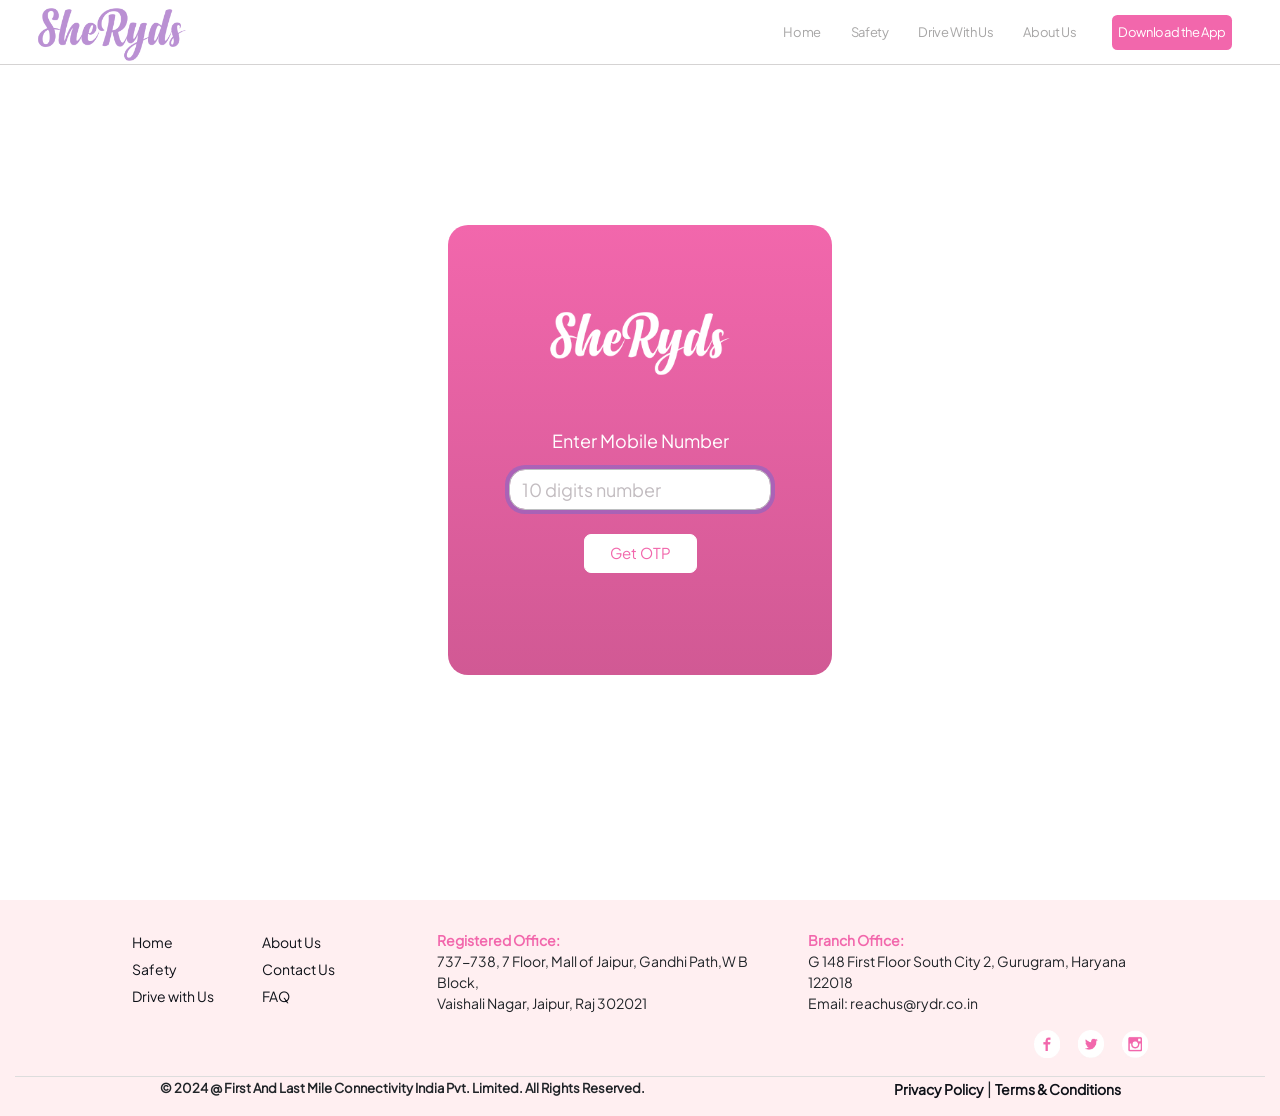
<file: login.html>
<!DOCTYPE html>
<html>

<head>
    <meta charset="utf-8" />
    <meta name="viewport" content="initial-scale=1, width=device-width" />

    <!-- <link rel="stylesheet" href="./global.css" /> -->


    <link rel="stylesheet"
        href="https://fonts.googleapis.com/css2?family=Plus Jakarta Sans:wght@400;500;600;700;800&display=swap" />
    <link rel="stylesheet" href="Styles/header.css">
    <link rel="stylesheet" href="Styles/classy-nav.css">

    <link rel="stylesheet" href="Styles/style.css">
    <link rel="stylesheet" href="assets/css/bootstrap.min.css">

    <!-- RESPONSIVE CSS  -->

    <link rel="stylesheet" href="Styles/Responsive/XL.css">
    <link rel="stylesheet" href="Styles/Responsive/L.css">
    <link rel="stylesheet" href="Styles/Responsive/M.css">
    <link rel="stylesheet" href="Styles/Responsive/S.css">

    <link rel="stylesheet" href="https://cdn.jsdelivr.net/npm/bootstrap-icons@1.10.2/font/bootstrap-icons.css">
    <link rel="stylesheet" href="https://cdnjs.cloudflare.com/ajax/libs/font-awesome/6.0.0-beta3/css/all.min.css">

    <script src="https://ajax.googleapis.com/ajax/libs/jquery/3.6.0/jquery.min.js"></script>


    <script>
        window.dataLayer = window.dataLayer || [];

        function gtag() {
            dataLayer.push(arguments);
        }
        gtag('js', new Date());
        gtag('config', 'UA-23581568-13');
    </script>


    <style>
        .form-control {
            border: 1px solid #ced4da;
            padding: .375rem .75rem;
            border-radius: .25rem;
        }

        .form-control.error {
            border-color: red;
        }
    </style>

    <script src="JS/jquery.min.js"></script>
</head>

<body>

    <section>
        <header class="header-area">
            <div class="main-header-area">
                <div class="classy-nav-container breakpoint-off">
                    <nav class="classy-navbar justify-content-between" id="uzaNav">
                        <a class="nav-brand" href="index.html"><img src="she_ryds_img/she_logo.png"
                                alt="Ryder Logo"></a>
                        <div class="classy-navbar-toggler">
                            <span class="navbarToggler"><span></span><span></span><span></span></span>
                        </div>

                        <div class="classy-menu">

                            <div class="classycloseIcon">
                                <div class="cross-wrap"><span class="top"></span><span class="bottom"></span></div>
                            </div>

                            <div class="classynav">
                                <div>
                                    <ul id="nav" class="home-parent">
                                        <li class="  text-decoration-none nav-items"><a href="./index.html">Home</a>
                                        </li>
                                        <li class="  text-decoration-none nav-items"><a href="safety.html">Safety</a>
                                        </li>
                                        <li class=" text-decoration-none nav-items"><a href="drive_with_us.html">Drive
                                                with us</a></li>
                                        <li class="text-decoration-none nav-items"><a href="about_us.html">About
                                                Us</a></li>
                                        <!-- <li class="text-decoration-none nav-items"><a href="initiatives.html">Our
                                                Initiatives</a></li> -->
                                    </ul>
                                </div>
                                <!-- <div>|</div> -->
                                <div class="login-register-btn mx-3">
                                    <a href="#" data-toggle="modal" data-target="#myModal">
                                        <div class="log-in">Download the App</div>
                                    </a>
                                </div>

                            </div>
                        </div>
                    </nav>
                </div>
            </div>
        </header>
    </section>

    <main>

        <!-- <section>
            <div class=" registraion-top home-section">
                <div class=" home-text with-us-text">
                    <div class="side-text drive-text">

                        <span class="line-3" style="font-weight: 700;">"Registration"</span><br>
                      
                    </div>

                </div>

            </div>
        </section> -->

        <section class="log-sec">
            <div class="login-div">
                <!-- Modal Structure -->
                <div class="modal fade bd-example-modal-lg" id="myModal" tabindex="-1" role="dialog"
                    aria-labelledby="myLargeModalLabel" aria-hidden="true">
                    <div class="modal-dialog modal-lg">
                        <div class="modal-content">
                            <div class="modal-header">
                                <button type="button" class="close" data-dismiss="modal" aria-label="Close"><span
                                        aria-hidden="true">X</span></button>
                            </div>
                            <div class="modal-body">
                                <div class="modal-section">
                                    <h5 class="text-center fw-bold">Customer App</h5>
                                    <div class="app-links">
                                        <a href="playstore-link"><img src="Images/Google_Play_Store_badge_EN.svg.png"
                                                alt="Play Store"></a>
                                        <a href="applestore-link"><img src="Images/App_Store_Badge.svg (2).png"
                                                alt="Apple Store"></a>
                                    </div>
                                </div>
                                <div class="modal-divider"></div>
                                <div class="modal-section">
                                    <h5 class="text-center fw-bold">SheRydr App</h5>
                                    <div class="app-links sherydr-app">
                                        <a href="playstore-link"><img src="Images/Google_Play_Store_badge_EN.svg.png"
                                                alt="Play Store"></a>
                                    </div>
                                </div>
                            </div>
                        </div>
                    </div>
                </div>
                <div class="d-flex justify-content-around align-items-center flex-column">
                    <div class="login-logo">
                        <img src="she_ryds_img/login-logo.png" alt="Logo">
                    </div>
                    <div class="getotp  " id="getotpSection">
                        <div class="d-flex justify-content-center align-items-center flex-column">
                            <div class="input-sec">
                                <label for="mobilenumber" class="col-form-label mb-2 mob" id="heading">Enter Mobile
                                    Number</label>
                                <input type="number" class="form-control log-input" id="mobilenumber"
                                    name="mobilenumber" required placeholder="10 digits number" autofocus>
                            </div>
                            <div class="mt-4">
                                <button class="otp-btn" id="getOtpButton" onclick="GETOTP()">Get OTP</button>
                            </div>
                        </div>
                    </div>

                    <div class="submitotp " id="submitotpSection" style="display: none;">
                        <div class="d-flex justify-content-center align-items-center flex-column">
                            <div class="input-sec">
                                <label for="otp" class="col-form-label mb-2 mob">Enter OTP :</label>
                                <input type="number" class="form-control log-input no-spinner" id="otp" name="otp"
                                    maxlength="6" placeholder="Enter OTP" autofocus>

                            </div>
                            <div>
                                <button class="otp-btn mt-3" id="submitOTP" onclick="SUBMITOTP()">Submit OTP</button>
                            </div>
                        </div>
                    </div>









                </div>
            </div>

        </section>







    </main>



    <footer class="footer">
        <div class="">
            <div class=" footer-section">

                <!-- <div class="col-lg-3 col-md-3 col-2 d-flex flex-column justify-content-center footer-apps"> -->
                <!-- <div class="download-app about_dow_app">
                            <p>Download Customer App</p>
                            <div class="app-links about_app_link">
                                <div class="playStore">
                                    <a href="playstore-link"><img src="Images/Google_Play_Store_badge_EN.svg.png"
                                            alt="Play Store"></a>
                                </div>

                                <div>
                                    <a href="applestore-link"><img src="Images/App_Store_Badge.svg (2).png"
                                            alt="Apple Store"></a>
                                </div>
                            </div>
                        </div> -->
                <!-- <div class="download-app about_dow_app">
                            <p>Download She Rydr App</p>
                            <div class="app-links about_app_link app-2">
                                <a href="playstore-link"><img src="Images/Google_Play_Store_badge_EN.svg.png"
                                        alt="Play Store"></a>

                            </div>
                        </div> -->
                <!-- <div class="social-links about-social-link">
                            <a href="facebook-link"><img class="socialImg" src="she_ryds_img/Facebook.png" alt=""></a>
                            <a href="twitter-link"><img class="socialImg" src="she_ryds_img/Twitter.png" alt=""></a>
                            <a href="https://www.instagram.com/she.ryds?igsh=MTJ3M3NyOHQxcnZnNg=="><img
                                    class="socialImg" src="she_ryds_img/Instagram.png" alt=""></a>
                        </div>
                    </div> -->


                <div class="col-lg-2 col-md-2 col-4 first-part d-flex flex-row justify-content-between">
                    <!-- <h5 class="footer-heading">Shortcuts</h5> -->
                    <div class="list-unstyled">
                        <li><a class="direct-links" href="index.html">Home</a></li>
                        <li><a class="direct-links" href="safety.html">Safety</a></li>
                        <li><a class="direct-links" href="drive_with_us.html">Drive with Us</a></li>
                        <!-- <li><a class="direct-links" href="about_us.html">Career</a></li> -->
                        <!-- <li><a class="direct-links" href="about_us.html">About Us</a></li> -->
                        <!-- <li><a class="direct-links" href="initiatives.html">Initiatives</a></li> -->
                        <!-- <li><a class="direct-links" href="faq.html">FAQ</a></li> -->
                    </div>
                    <div class="list-unstyled">
                        <!-- <li><a class="direct-links" href="about_us.html">Career</a></li> -->
                        <li><a class="direct-links" href="about_us.html">About Us</a></li>
                        <li><a class="direct-links" href="initiatives.html">Contact Us</a></li>
                        <li><a class="direct-links" href="faq.html">FAQ</a></li>
                    </div>
                </div>



                <div class="col-lg-7 col-md-7 add-sec col-6">
                    <!-- <h5 class="footer-heading">Address</h5> -->

                    <div class="addresses">
                        <div class="add-div">
                            <p><strong class="add">Registered Office:</strong><br>
                                737-738, 7 Floor, Mall of Jaipur, Gandhi Path,W B Block,
                                <br> Vaishali Nagar,

                                Jaipur, Raj 302021

                            </p>
                        </div>
                        <div class="add-div">
                            <p><strong class="add">Branch Office:</strong><br>
                                G 148 First Floor South City 2, Gurugram, Haryana 122018 <br>
                                Email: reachus@rydr.co.in</p>
                            <div>
                                <div class="social-links about-social-link">
                                    <a href="facebook-link"><img class="socialImg" src="she_ryds_img/Facebook.png"
                                            alt=""></a>
                                    <a href="twitter-link"><img class="socialImg" src="she_ryds_img/Twitter.png"
                                            alt=""></a>
                                    <a href="https://www.instagram.com/she.ryds?igsh=MTJ3M3NyOHQxcnZnNg=="><img
                                            class="socialImg" src="she_ryds_img/Instagram.png" alt=""></a>
                                </div>
                            </div>
                        </div>
                    </div>

                </div>


                <!-- <div class="col-lg-3 col-md-3 col-6 d-flex  flex-column align-item-center contact-sec">
                        <div>
                            <h5 class="footer-heading">Contact Us</h5>
                        </div>
                        <div>
                            <form class="contact-form contact-div">
                                <div>
                                    <input type="text" class="form-control" placeholder=" Name" id="connect-name"
                                        required>
                                    <input type="number" class="form-control" placeholder=" Phone" required name=""
                                        id="connect-phone">
                                    <input type="email" class="form-control" placeholder="Email" id="connect-email"
                                        required>
                                    <textarea class="form-control" rows="3" placeholder=" Message" id="connect-message"
                                        required></textarea>
                                </div>
                                <div>
                                    <button type="submit" class="log-in contact-btn"
                                        id="contact-submit">Contact</button>
                                </div>
                            </form>
                        </div>
                    </div> -->
            </div>
            <div class="footer-bottom ">

                <div class="">
                    <p class="fw-bold">© 2024 @ First And Last Mile Connectivity India Pvt. Limited. All Rights
                        Reserved.</p>
                </div>

                <div class="  footer-end">
                    <a class="fw-bold" href="privacy_policy.html">Privacy Policy</a>
                    <span> | </span>
                    <a class="fw-bold" href="terms&conditions.html">Terms & Conditions</a>
                </div>
            </div>
        </div>
    </footer>


    </div>

    <script>
        const mobile = document.getElementById('mobilenumber');

        mobile.addEventListener('input', function (event) {
            const value = event.target.value;

            // Ensure only numbers are allowed (prevents unintended pasting)
            if (!/^\d+$/.test(value)) {
                mobile.value = value.replace(/[^0-9]/g, '');
                return;
            }

            // Restrict to a maximum of 12 digits
            if (value.length > 10) {
                mobile.value = value.slice(0, 10);
            }

            // Check if the first digit is greater than or equal to 6
            if (value.length > 0 && value[0] < '6') {
                mobile.value = ''; // Clear the input if the first digit is less than 6
                alert("The first digit must be greater than or equal to 6.");
            }
        });

    </script>

    <script src="https://maxcdn.bootstrapcdn.com/bootstrap/4.5.2/js/bootstrap.min.js"></script>
    <script src="https://code.jquery.com/jquery-3.7.0.min.js"></script>
    <script src="JS/jquery.min.js"></script>
    <script src="assets/js/bootstrap.min.js"></script>
    <script src="assets/js/bootstrap.bundle.js"></script>
    <script src="assets/js/bootstrap.bundle.min.js"></script>
    <script src="assets/js/newBoot.js"></script>
    <script src="JS/Verification.js"></script>
    <script src="JS/contact-form.js"></script>
    <script src="JS/popper.min.js"></script>
    <script src="JS/uza.bundle.js"></script>
    <script src="JS/active.js"></script>
    <script>
        const otpinp = document.getElementById('otp');

        otpinp.addEventListener('input', function (event) {
            const value = event.target.value;

            // Ensure only numbers are allowed (prevents unintended pasting)
            if (!/^\d+$/.test(value)) {
                otpinp.value = value.replace(/[^0-9]/g, '');
                return;
            }

            // Restrict to a maximum of 12 digits
            if (value.length > 6) {
                otpinp.value = value.slice(0, 6);
            }
        });
    </script>





    <!-- Bootstrap JS Bundle with Popper -->
    <script src="https://maxcdn.bootstrapcdn.com/bootstrap/5.3.0/js/bootstrap.bundle.min.js"></script>

    <script async src="https://www.googletagmanager.com/gtag/js?id=UA-23581568-13"></script>

</body>

</html>
</file>
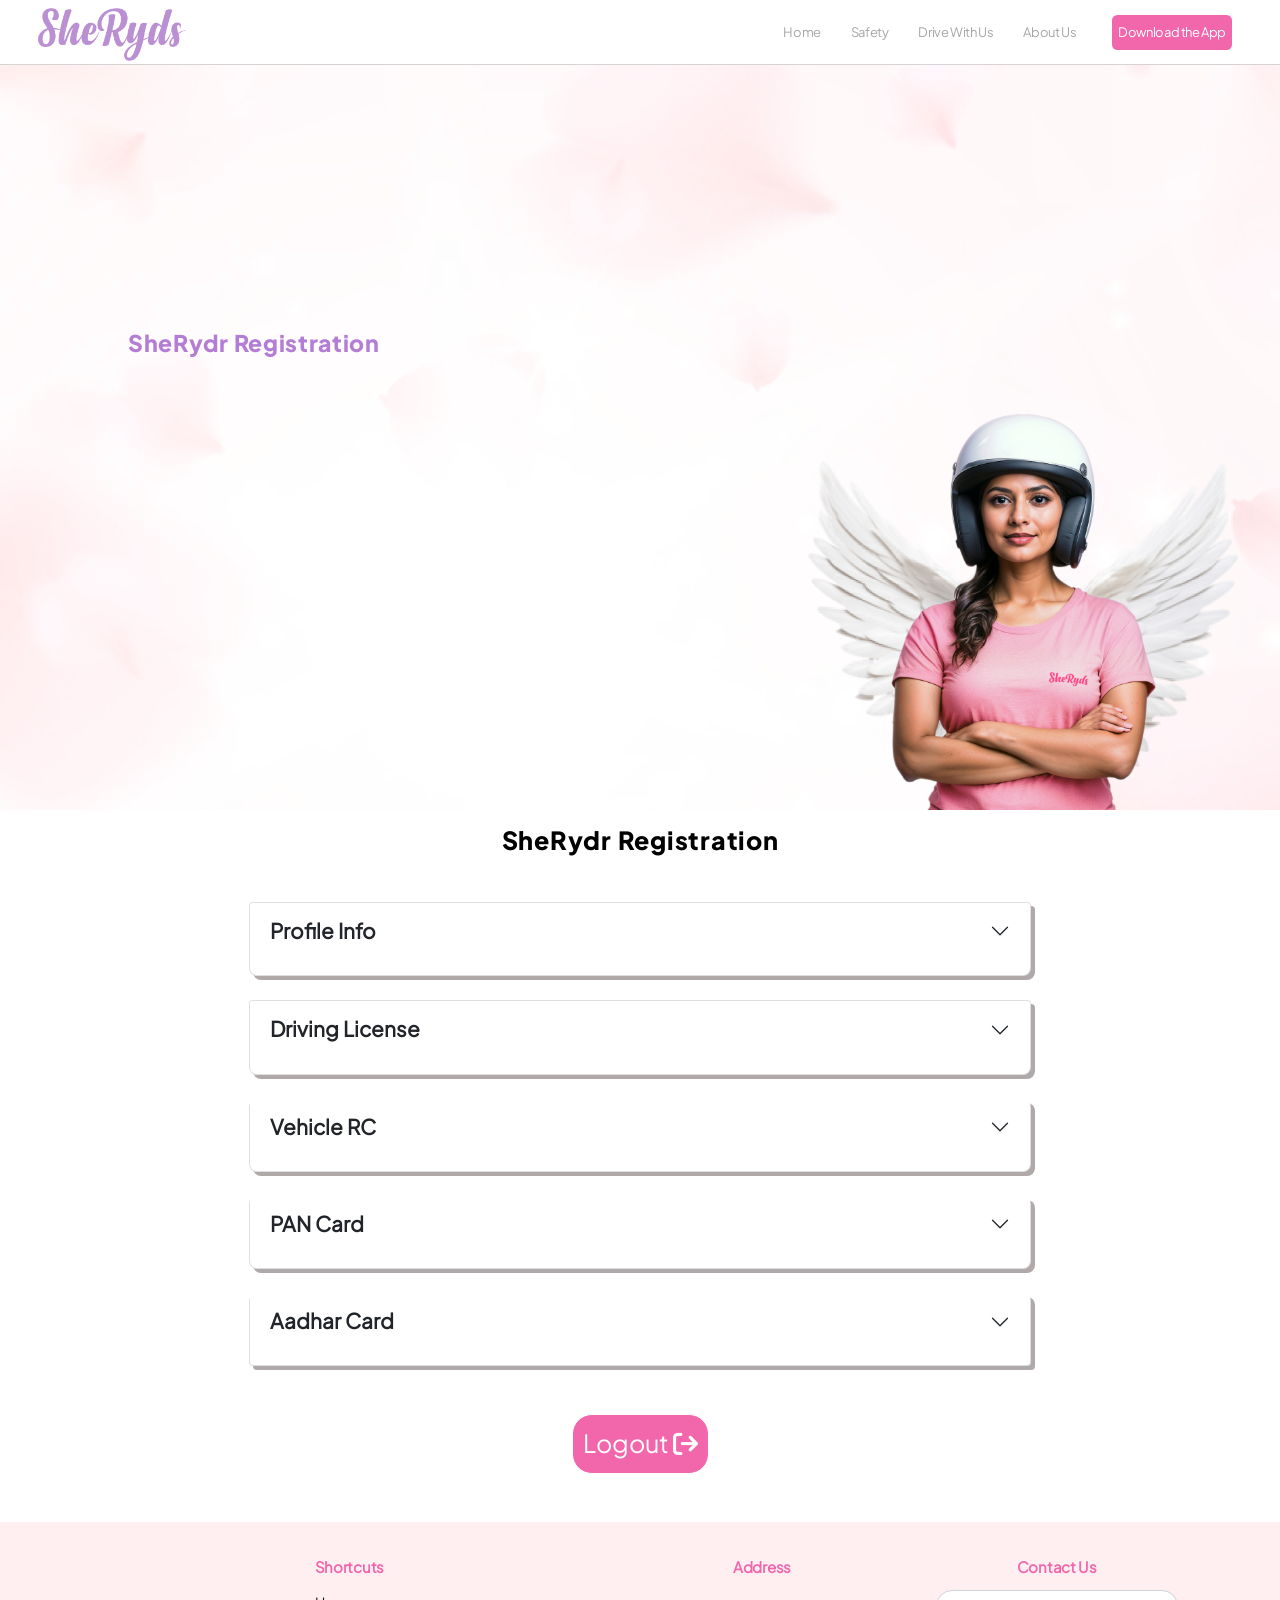
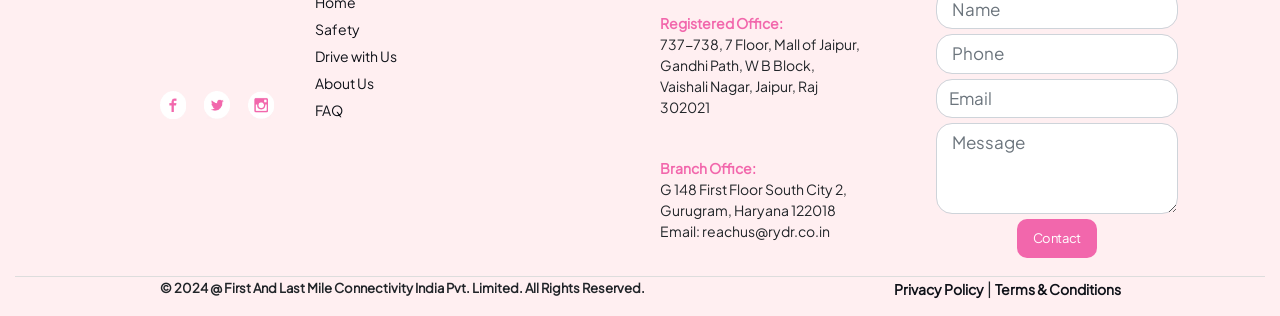
<file: oldRegistration.html>
<html>

<head>
    <meta charset="utf-8" />
    <meta name="viewport" content="initial-scale=1, width=device-width" />

    <!-- <link rel="stylesheet" href="./global.css" /> -->


    <link rel="stylesheet"
        href="https://fonts.googleapis.com/css2?family=Plus Jakarta Sans:wght@400;500;600;700;800&display=swap" />
    <link rel="stylesheet" href="Styles/header.css">
    <link rel="stylesheet" href="Styles/classy-nav.css">

    <link rel="stylesheet" href="Styles/style.css">
    <link rel="stylesheet" href="assets/css/bootstrap.min.css">

    <!-- RESPONSIVE CSS  -->

    <link rel="stylesheet" href="Styles/Responsive/XL.css">
    <link rel="stylesheet" href="Styles/Responsive/L.css">
    <link rel="stylesheet" href="Styles/Responsive/M.css">
    <link rel="stylesheet" href="Styles/Responsive/S.css">

    <link rel="stylesheet" href="https://cdn.jsdelivr.net/npm/bootstrap-icons@1.10.2/font/bootstrap-icons.css">
    <link rel="stylesheet" href="https://cdnjs.cloudflare.com/ajax/libs/font-awesome/6.0.0-beta3/css/all.min.css">

    <script src="https://ajax.googleapis.com/ajax/libs/jquery/3.6.0/jquery.min.js"></script>


    <script>
        window.dataLayer = window.dataLayer || [];

        function gtag() {
            dataLayer.push(arguments);
        }
        gtag('js', new Date());
        gtag('config', 'UA-23581568-13');
    </script>


    <style>
        .icon-container {
            margin-left: 10px;
            display: flex;

            align-items: center;
        }

        .accordion-button.success .icon-container {
            color: rgb(6, 80, 6);
        }

        .accordion-button.error .icon-container {
            color: #c30000;
        }

        .accordion-button {
            padding-bottom: 0px;
            margin-bottom: 1rem;
        }
    </style>

    <script src="JS/jquery.min.js"></script>
</head>

<body>

    <section>
        <header class="header-area">
            <div class="main-header-area">
                <div class="classy-nav-container breakpoint-off">
                    <nav class="classy-navbar justify-content-between" id="uzaNav">
                        <a class="nav-brand" href="index.html"><img src="she_ryds_img/she_logo.png"
                                alt="Ryder Logo"></a>
                        <div class="classy-navbar-toggler">
                            <span class="navbarToggler"><span></span><span></span><span></span></span>
                        </div>

                        <div class="classy-menu">

                            <div class="classycloseIcon">
                                <div class="cross-wrap"><span class="top"></span><span class="bottom"></span></div>
                            </div>

                            <div class="classynav">
                                <div>
                                    <ul id="nav" class="home-parent">
                                        <li class=" text-decoration-none nav-items"><a href="./index.html">Home</a></li>
                                        <li class=" text-decoration-none nav-items"><a href="safety.html">Safety</a>
                                        </li>
                                        <li class="text-decoration-none nav-items "><a href="Drive_with_us.html">Drive
                                                with us</a></li>
                                        <li class="text-decoration-none nav-items"><a href="about_us.html">About
                                                Us</a></li>
                                        <!-- <li class="text-decoration-none nav-items"><a href="initiatives.html">Our
                                                Initiatives</a></li> -->
                                    </ul>
                                </div>

                                <div class="login-register-btn mx-3">
                                    <a href="#" data-toggle="modal" data-target="#myModal">
                                        <div class="log-in">Download the App</div>
                                    </a>
                                </div>

                                <!-- <div>|</div> -->
                                <!-- 
                                <div class="login-register-btn mx-3" data-toggle="modal" data-target="#customer-login">
                                    <a href="login.html">

                                        <div class="log-in">Log In</div>
                                    </a>
                                </div> -->
                            </div>
                        </div>
                    </nav>
                </div>
            </div>
        </header>
    </section>

    <main>

        <section>
            <!-- Modal Structure -->
            <div class="modal fade bd-example-modal-lg" id="myModal" tabindex="-1" role="dialog"
                aria-labelledby="myLargeModalLabel" aria-hidden="true">
                <div class="modal-dialog modal-lg">
                    <div class="modal-content">
                        <div class="modal-header">
                            <button type="button" class="close" data-dismiss="modal" aria-label="Close"><span
                                    aria-hidden="true">X</span></button>
                        </div>
                        <div class="modal-body">
                            <div class="modal-section">
                                <h5 class="text-center fw-bold">Customer App</h5>
                                <div class="app-links">
                                    <a href="playstore-link"><img src="Images/Google_Play_Store_badge_EN.svg.png"
                                            alt="Play Store"></a>
                                    <a href="applestore-link"><img src="Images/App_Store_Badge.svg (2).png"
                                            alt="Apple Store"></a>
                                </div>
                            </div>
                            <div class="modal-divider"></div>
                            <div class="modal-section">
                                <h5 class="text-center fw-bold">SheRydr App</h5>
                                <div class="app-links sherydr-app">
                                    <a href="playstore-link"><img src="Images/Google_Play_Store_badge_EN.svg.png"
                                            alt="Play Store"></a>
                                </div>
                            </div>
                        </div>
                    </div>
                </div>
            </div>
            <div class=" home-section drive-with-us-section">
                <div class=" home-text safety-page-text with-us-text">
                    <div class="side-text  ">
                        <!-- <span class="line-1 ">DRIVE with</span>
                        <br class="mobile-hide"><span class="line-1"
                            style="color: #b47dd4; font-family: ExtraBoldPlusJakarta;">SheRyds</span><br>
                        <span class="line-1 ">&</span>
                        <span class="line-1 "> give wings to your <br> <span
                                style="color: #b47dd4; font-family: ExtraBoldPlusJakarta;" class="line-1">DREAMS!</span>
                        </span><br>
                        <span class="line-1 ">Learn, Earn & Empower</span><br>
                        <span class="line-1">Yourself</span>

                        <br>
                        <span class="line-1 ">become a</span> -->
                        <span style="color: #b47dd4; font-family: ExtraBoldPlusJakarta;" class="line-1">SheRydr
                            Registration</span>

                    </div>


                </div>
                <div class='title-img safety-title drive_w_us'>
                    <img src="she_ryds_img/girl_wing.png" alt="">
                </div>

            </div>
        </section>


        <section id="registrationForm">

            <!-- <form id="main-form"> -->

            <div class="container page-margin d-flex flex-column justify-content-center align-items-center ">
                <h2 class="text-center sub-heading mb-2">SheRydr Registration</h2>
                <div style="display: none;" id="under_verification_mess">
                    <h7 style="color: #c30000;">
                        *Your documents are under verification.</h7>
                    <!-- *Your Application has been submitted.  -->
                </div>
                <div class="accordion" id="accordionExample">

                    <div class="accordion-item mt-4">
                        <h2 class="accordion-header" id="headingOne">
                            <button class="accordion-button collapsed super-sub-points" type="button"
                                data-toggle="collapse" data-target="#collapseOne" aria-expanded="false"
                                aria-controls="collapseOne">
                                Profile Info
                                <span class="icon-container" id="icon-headingOne"></span>

                            </button>
                            <span class="remark"></span>
                        </h2>
                        <div id="collapseOne" class="accordion-collapse collapse " aria-labelledby="headingOne"
                            data-bs-parent="#accordionExample">
                            <div class="accordion-body">

                                <form id="profile-form">
                                    <div class="d-flex justify-content-center align-items-center">
                                        <div class="circle-profile-icon">
                                            <input type="file" id="profile_image" name="profile_image" accept="image/*">
                                            <label for="profile_image">
                                                <img id="previewprofile" src="Images/profile-user.png"
                                                    alt="Profile Icon">
                                            </label>
                                        </div>
                                    </div>

                                    <div class="mb-3">
                                        <label for="username" class="col-form-label">Full name:</label>
                                        <input type="text" class="form-control" id="username" name="username" required>
                                    </div>

                                    <div class="mb-3">
                                        <label for="mobile" class="col-form-label">Mobile:</label>
                                        <input type="number" class="form-control" id="mobile" name="mobile" required
                                            disabled>
                                    </div>
                                    <div class="mb-3">
                                        <label for="email" class="col-form-label">Email:</label>
                                        <input type="email" class="form-control" id="email" name="email" required>
                                    </div>
                                    <div class="mb-3">
                                        <label for="address" class="col-form-label">Address:</label>
                                        <textarea class="form-control" id="address" name="address" rows="3"
                                            required></textarea>
                                    </div>
                                    <div class="">
                                        <div class="mb-3 row">
                                            <label for="pincode" class="col-sm-3 col-form-label">Pincode:</label>
                                            <div class="col-sm-10">
                                                <input type="text" class="form-control" id="pincode" name="pincode"
                                                    maxlength="6" required>
                                            </div>
                                        </div>
                                        <div class="mb-3 row">
                                            <label for="city" class="col-sm-3 col-form-label">City:</label>
                                            <div class="col-sm-10">
                                                <input type="text" class="form-control" id="city" name="city" required>
                                            </div>
                                        </div>
                                    </div>
                                    <div class="mb-3 row">
                                        <label for="state" class="col-sm-3 col-form-label">State:</label>
                                        <div class="col-sm-10">
                                            <input type="text" class="form-control" id="state" name="state" required>
                                        </div>
                                    </div>
                                    <div class="mb-3 row">
                                        <label for="blood_group" class="col-sm-9 col-lg-4 col-md-6 col-form-label">Blood
                                            Group:</label>
                                        <div class="col-sm-10">
                                            <select class="form-select" id="blood_group" name="blood_group" required>
                                                <option value="">Select Blood Group</option>
                                                <option value="A+">A+</option>
                                                <option value="A-">A-</option>
                                                <option value="B+">B+</option>
                                                <option value="B-">B-</option>
                                                <option value="AB+">AB+</option>
                                                <option value="AB-">AB-</option>
                                                <option value="O+">O+</option>
                                                <option value="O-">O-</option>
                                            </select>
                                        </div>
                                    </div>
                                    <div class="mb-3 row">
                                        <label for="dob" class="col-sm-9 col-lg-4 col-md-6 col-form-label">Date of
                                            Birth:</label>
                                        <div class="col-sm-10">
                                            <input type="date" class="form-control" id="dob" name="dob" required>
                                        </div>
                                    </div>
                                    <div class="mb-3 row">
                                        <label class="col-sm-3 col-form-label">Gender:</label>
                                        <div class="col-sm-10 gender">
                                            <div class="form-check form-check-inline">
                                                <input class="form-check-input" type="radio" name="gender" id="female"
                                                    value="Female" required checked>
                                                <label class="form-check-label" for="female">Female</label>
                                            </div>
                                        </div>
                                    </div>
                                    <div class="text-center gap-2 center_div">
                                        <button type="button" class=" next-btn" id="profile-next">Next</button>
                                    </div>

                                    <div class="text-center gap-2 center_div">
                                        <button type="button" class="next-btn" id="updateProfile"
                                            style="display: none;">Update</button>
                                    </div>


                                </form>

                            </div>
                        </div>
                    </div>

                    <div style="display: block;" id="document-part">

                        <!-- Driving License Accordion -->

                        <div class="accordion-item mt-4">
                            <h2 class="accordion-header" id="headingTwo">
                                <button class="accordion-button collapsed super-sub-points" type="button"
                                    data-toggle="collapse" data-target="#collapseTwo" aria-expanded="false"
                                    aria-controls="collapseTwo">
                                    Driving License
                                    <span class="icon-container" id="icon-headingOne"></span>
                                </button>
                                <span class="remark"></span>
                            </h2>
                            <div id="collapseTwo" class="accordion-collapse collapse" aria-labelledby="headingTwo"
                                data-bs-parent="#accordionExample">
                                <div class="accordion-body">
                                    <form id="driving-license-form">
                                        <div class="mb-3">
                                            <label for="dl_number" class="col-form-label">DL Number:</label>
                                            <input type="text" class="form-control" id="dl_number" name="dl_number"
                                                placeholder="" required oninput="this.value = this.value.toUpperCase()">
                                            <div class="editNumber mt-3 mb-4" id="change_dl_number"
                                                style="display: none;">
                                                <span>Change DL number <i class="fa fa-edit"></i> </span>
                                            </div>
                                        </div>
                                        <div class="text-center gap-2 center_div">
                                            <button type="button" class=" next-btn"
                                                id="driving-license-next">Verify</button>
                                        </div>
                                        <div class="DL_Photos" id="DL_photos" style="display: none;">
                                            <div class='photo-input'>
                                                <div class="mb-3 front-choose">
                                                    <label for="dl_front_photo" class="col-form-label">Front DL:</label>
                                                    <input type="file" class="square-input" id="dl_front_photo"
                                                        name="dl_front_photo" required placeholder='front'>
                                                    <img id="front_photo_preview"
                                                        style="display: none; width: 150px; height: 100px; object-fit: fill;" />
                                                    </input>
                                                </div>
                                                <div class="mb-3 back-choose">
                                                    <label for="dl_back_photo" class="col-form-label">Back DL:</label>
                                                    <input type="file" class="square-input" id="dl_back_photo"
                                                        name="dl_back_photo" required placeholder='back'>
                                                    <img id="back_photo_preview"
                                                        style="display: none; width: 150px; height: 100px; object-fit: fill;" />
                                                    </input>
                                                </div>
                                            </div>
                                            <div class="text-center gap-2 center_div">
                                                <button type="button" class="next-btn" id="submit-dl-photo">Submit
                                                    Photo</button>
                                            </div>

                                            <div class="text-center gap-2 center_div">
                                                <button type="button" class="next-btn" id="updateDL"
                                                    style="display: none;">Update</button>
                                            </div>
                                            <div class="editNumber" id="edit_dl_number_warning" style="display: none;">
                                                *please first verify the new DL number
                                            </div>
                                        </div>


                                        <div class="text-center gap-2 center_div">
                                            <button type="button" class=" next-btn edit" style="display: none;"
                                                id="driving-license-update">Edit images <i
                                                    class="fa fa-edit"></i></button>
                                        </div>
                                        <!-- <span class="remark" style="display: none;"></span> -->
                                    </form>
                                </div>
                            </div>
                        </div>

                        <!-- Vehicle RC Accordian  -->

                        <div class="accordion-item mt-4">
                            <h2 class="accordion-header" id="headingThree">
                                <button class="accordion-button collapsed super-sub-points" type="button"
                                    data-toggle="collapse" data-target="#collapseThree" aria-expanded="false"
                                    aria-controls="collapseThree">
                                    Vehicle RC
                                    <span class="icon-container" id="icon-headingOne"></span>
                                </button>
                                <span class="remark"></span>
                            </h2>
                            <div id="collapseThree" class="accordion-collapse collapse" aria-labelledby="headingThree"
                                data-bs-parent="#accordionExample">
                                <div class="accordion-body">
                                    <form id="vehicle-rc-form">
                                        <div class="mb-3" id="ownership_list">
                                            <label for="vehicle_ownership" class="col-form-label">Vehicle
                                                Ownership:</label>
                                            <select class="form-select" id="vehicle_ownership" name="vehicle_ownership"
                                                required>
                                                <option value="">Select Ownership</option>
                                                <option value="Self-owned">Self-owned</option>
                                                <option value="Rented">Rented</option>
                                            </select>
                                        </div>
                                        <!-- <div class="mb-3">
                    <label for="vehicle_state" class="col-form-label">Enter Vehicle State:</label>
                    <input type="text" class="form-control" id="vehicle_state" name="vehicle_state">
                </div> -->
                                        <div class="mb-3">
                                            <label for="vehicle_number" class="col-form-label">Enter Vehicle
                                                Number:</label>
                                            <input type="text" class="form-control" id="vehicle_number"
                                                name="vehicle_number" required
                                                oninput="this.value = this.value.toUpperCase()">
                                            <div class="editNumber mt-3 mb-4" id="change_vehicle_number"
                                                style="display: none;">
                                                <span>Change Vehicle number <i class="fa fa-edit"></i> </span>
                                            </div>

                                        </div>

                                        <!-- <div class="mb-3">
                    <label for="model_name" class="col-form-label">Model Name:</label>
                    <input type="text" class="form-control" id="model_name" name="model_name">
                </div> -->
                                        <!-- <div class="mb-3">
                    <label for="vehicle_color" class="col-form-label">Select Color:</label>
                    <select class="form-select" id="vehicle_color" name="vehicle_color">
                        <option value="">Select Color</option>
                        <option value="Red">Red</option>
                        <option value="Blue">Blue</option>
                        <option value="Green">Green</option>
                        <option value="Yellow">Yellow</option>
                        <option value="Black">Black</option>
                        <option value="White">White</option>
                        <option value="Other">Other</option>
                    </select>
                </div> -->
                                        <div class="text-center gap-2 d-flex justify-content-center align-items-center">
                                            <button type="button" class="next-btn" id="vehicle-rc-next">Next</button>
                                        </div>

                                        <div class="RC_Photos" id="RC_photos" style="display: none;">
                                            <div class='photo-input'>
                                                <div class="mb-3 front-choose">
                                                    <label for="rc_front_photo" class="col-form-label">Front RC:</label>
                                                    <input type="file" class="square-input" id="rc_front_photo"
                                                        name="rc_front_photo" required placeholder='front'>
                                                    <img id="rc_front_photo_preview"
                                                        style="display: none; width: 150px; height: 100px; object-fit: fill;" />
                                                    </input>
                                                </div>

                                            </div>
                                            <div class="text-center gap-2 center_div">
                                                <button type="button" class="next-btn" id="submit-rc-photo">Submit
                                                    Photo</button>
                                            </div>

                                            <div class="text-center gap-2 center_div">
                                                <button type="button" class="next-btn" id="updaterc"
                                                    style="display: none;">Update</button>
                                            </div>
                                            <div class="editNumber" id="edit_vehicle_number_warning"
                                                style="display: none;">
                                                *please first verify the new vehicle number
                                            </div>
                                        </div>

                                        <div class="text-center gap-2 center_div">
                                            <button type="button" class=" next-btn edit" style="display: none;"
                                                id="rc_Edit">Edit images <i class="fa fa-edit"></i></button>
                                        </div>
                                    </form>
                                </div>
                            </div>
                        </div>


                        <!-- PAN Card Accordion -->
                        <div class="accordion-item mt-4">
                            <h2 class="accordion-header" id="headingFour">
                                <button class="accordion-button collapsed super-sub-points" type="button"
                                    data-toggle="collapse" data-target="#collapseFour" aria-expanded="false"
                                    aria-controls="collapseFour">
                                    PAN Card
                                    <span class="icon-container" id="icon-headingOne"></span>

                                </button>
                                <span class="remark"></span>
                            </h2>
                            <div id="collapseFour" class="accordion-collapse collapse" aria-labelledby="headingFour"
                                data-bs-parent="#accordionExample">
                                <div class="accordion-body">
                                    <form id="pan-card-form">
                                        <div class="mb-3">
                                            <label for="pan_number" class="col-form-label">PAN Card Number:</label>
                                            <input type="text" class="form-control" id="pan_number" name="pan_number"
                                                placeholder="Enter PAN Card number" required
                                                oninput="this.value = this.value.toUpperCase()">
                                            <div class="editNumber mt-3 mb-4" id="change_pan_number"
                                                style="display: none;">
                                                <span>Change PAN number <i class="fa fa-edit"></i> </span>
                                            </div>
                                        </div>
                                        <div class="text-center gap-2 center_div">
                                            <button type="button" class="next-btn" id="pan-card-next">Next</button>
                                        </div>
                                        <div class="PAN_Photos" id="PAN_photos" style="display:none;">
                                            <div class='photo-input'>
                                                <div class="mb-3 front-choose">
                                                    <label for="pan_front_photo" class="col-form-label">Front
                                                        PAN:</label>
                                                    <input type="file" class="square-input" id="pan_front_photo"
                                                        name="pan_front_photo" required placeholder='front'>
                                                    <img id="pan_front_photo_preview"
                                                        style="display: none; width: 150px; height: 100px; object-fit: fill;" />
                                                </div>
                                            </div>
                                            <div class="text-center gap-2 center_div">
                                                <button type="button" class="next-btn" id="submit-pan-photo">Submit
                                                    Photo</button>
                                            </div>
                                        </div>


                                        <div class="text-center gap-2 center_div">
                                            <button type="button" class="next-btn" id="updatepan"
                                                style="display: none;">Update</button>
                                        </div>

                                        <div class="editNumber" id="edit_pan_number_warning" style="display: none;">
                                            *please first verify the new PAN number
                                        </div>

                                        <div class="text-center gap-2 center_div mt-2">
                                            <button type="button" class=" next-btn edit" style="display: none;"
                                                id="pan_Edit">Edit images <i class="fa fa-edit"></i></button>
                                        </div>
                                    </form>
                                </div>
                            </div>
                        </div>


                        <!-- Aadhar Card Accordian  -->

                        <div class="accordion-item mt-4">
                            <h2 class="accordion-header" id="headingFive">
                                <button class="accordion-button collapsed super-sub-points" type="button"
                                    data-toggle="collapse" data-target="#collapseFive" aria-expanded="false"
                                    aria-controls="collapseFive">
                                    Aadhar Card
                                    <span class="icon-container" id="icon-headingOne"></span>

                                </button>
                                <span class="remark"></span>
                            </h2>
                            <div id="collapseFive" class="accordion-collapse collapse" aria-labelledby="headingFive"
                                data-bs-parent="#accordionExample">
                                <div class="accordion-body">
                                    <form id="aadhaar-card-form">
                                        <div class="mb-3" id="aadhar_number_section">
                                            <label for="aadhaar_number" class="col-form-label">Aadhaar Card
                                                Number:</label>
                                            <input type="text" class="form-control" id="aadhaar_number"
                                                name="aadhaar_number" placeholder="Enter Aadhaar Card number" required>
                                            <div class="feedback" id="addhar_feedback" style="display: none;">Please
                                                wait for a while
                                                for OTP regeneration</div>
                                            <div class="editNumber mt-3 mb-4" id="edit_aadhar_number"
                                                style="display: none;">
                                                <span>Change Aadhar number <i class="fa fa-edit"></i> </span>
                                            </div>
                                        </div>
                                        <div class="mb-3" id="aadhar_otp_section" style="display: none;">
                                            <label for="aadhaar_number" class="col-form-label">Enter OTP:</label>
                                            <input type="number" class="form-control" id="aadhaar_otp"
                                                name="aadhaar_otp" placeholder="Enter 6 digit OTP" required>
                                        </div>
                                        <div class=" text-center gap-2 center_div" id="aadhar_btn_div">
                                            <button type="button" class="next-btn" id="aadhar-next">Verify</button>
                                        </div>
                                        <div class=" text-center gap-2 center_div">
                                            <button type="button" class="next-btn" id="aadhar-otp-verify"
                                                style="display: none;">Verify
                                                OTP</button>
                                        </div>

                                        <div class="AADHAR_Photos" id="AADHAR_Photos" style="display: none;">
                                            <div class='photo-input'>
                                                <div class="mb-3 front-choose">
                                                    <label for="aadhar_front_photo"
                                                        class="col-form-label">Front:</label>
                                                    <input type="file" class="square-input" id="aadhar_front_photo"
                                                        name="aadhar_front_photo" required placeholder='front'>
                                                    <img id="aadhar_front_photo_preview"
                                                        style="display: none; width: 150px; height: 100px; object-fit: fill;" />
                                                    </input>
                                                </div>
                                                <div class="mb-3 back-choose">
                                                    <label for="aadhar_back_photo" class="col-form-label">Back:</label>
                                                    <input type="file" class="square-input" id="aadhar_back_photo"
                                                        name="aadhar_back_photo" required placeholder='back'>
                                                    <img id="aadhar_back_photo_preview"
                                                        style="display: none; width: 150px; height: 100px; object-fit: fill;" />
                                                    </input>
                                                </div>
                                            </div>
                                            <div class="text-center gap-2 center_div">
                                                <button type="button" class="next-btn " id="submit-aadhar-photo">Submit
                                                    Photo</button>
                                            </div>

                                            <div class="text-center gap-2 center_div">
                                                <button type="button" class="next-btn" id="updateAADHAR"
                                                    style="display: none;">Update</button>
                                            </div>
                                            <div class="editNumber" id="edit_aadhar_number_warning"
                                                style="display: none;">
                                                *please verify the new addhar number with OTP
                                            </div>
                                        </div>


                                        <div class="text-center gap-2 mt-2 center_div">
                                            <button type="button" class=" next-btn edit" style="display: none;"
                                                id="aadhar-edit">Edit images <i class="fa fa-edit"></i></button>
                                        </div>


                                    </form>
                                </div>
                            </div>
                        </div>


                    </div>

                    <!-- Bank Details Accordion -->
                    <div id="bank-part" style="display: none;">


                        <div class="accordion-item mt-4">
                            <h2 class="accordion-header" id="headingSix">
                                <button class="accordion-button collapsed super-sub-points" type="button"
                                    data-toggle="collapse" data-target="#collapseSix" aria-expanded="false"
                                    aria-controls="collapseSix">
                                    Payment Method
                                    <span class="icon-container" id="icon-headingSix"></span>

                                </button>
                                <span class="remark"></span>
                            </h2>
                            <div id="collapseSix" class="accordion-collapse collapse" aria-labelledby="headingSix"
                                data-bs-parent="#accordionExample">
                                <div class="accordion-body">
                                    <div class="d-flex flex-column justify-content-center align-items-center">
                                        <div>
                                            <h5 class="text-center">Please select one method to Receive your payment:
                                            </h5>
                                        </div>
                                        <div class="d-flex justify-content-center align-items-center mt-4 mb-5 gap-5">

                                            <div class=" center_div border-bottom " id="btn-bank-details"
                                                style="cursor: pointer;">
                                                <h5 class="" id="bank">Bank Acc. <i class="fa fa-bank"></i>
                                                </h5>
                                            </div>
                                            <div>
                                                <h4>|</h4>
                                            </div>
                                            <div class=" center_div border-bottom" id="btn-upi"
                                                style="cursor: pointer;">
                                                <h5 class="" id="upi">UPI <i class="fa fa-credit-card"></i></h5>
                                            </div>
                                        </div>
                                    </div>

                                    <form id="bank-details-form">
                                        <div id="bank-details-section" class="d-none">
                                            <div class="mb-3">
                                                <label for="acc_holder_name" class="col-form-label">Account Holder
                                                    Name:</label>
                                                <input type="text" class="form-control" id="acc_holder_name"
                                                    name="acc_holder_name">
                                            </div>
                                            <div class="mb-3">
                                                <label for="acc-number" class="col-form-label">Account Number:</label>
                                                <input type="text" class="form-control" id="acc-number"
                                                    name="acc-number">
                                            </div>
                                            <div class="mb-3">
                                                <label for="confirm-acc-number" class="col-form-label">Confirm Account
                                                    Number:</label>
                                                <input type="text" class="form-control" id="confirm-acc-number"
                                                    name="confirm-acc-number">
                                                <div class="invalid-feedback" id="acc-number-feedback">Account numbers
                                                    do
                                                    not match.</div>
                                            </div>
                                            <div class="mb-3">
                                                <label for="ifsc-code" class="col-form-label">IFSC Code:</label>
                                                <input type="text" class="form-control" id="ifsc-code" name="ifsc-code"
                                                    aria-describedby="ifsc-code-feedback"
                                                    oninput="this.value = this.value.toUpperCase()">
                                                <div id="ifsc-code-feedback" class="invalid-feedback"></div>
                                                <div id="ifsc-code-branch" class="valid-feedback"></div>
                                            </div>
                                            <div class="mb-3" id="bank_name" style="display: none;">
                                                <label for="bank-name" class="col-form-label">Bank Name</label>
                                                <input type="text" class="form-control" id="bank-name" name="bank-name"
                                                    readonly>
                                            </div>
                                            <div class="mb-3" id="branch_name" style="display: none;">
                                                <label for="branch-name" class="col-form-label">Branch Name</label>
                                                <input type="text" class="form-control" id="branch-name"
                                                    name="branch-name" readonly>
                                            </div>

                                            <div class="text-center gap-2">
                                                <button type="button" class="next-btn" id="bank_submit">Submit</button>
                                            </div>
                                        </div>
                                        <div id="upi-section" class="d-none">
                                            <div class="mb-3">
                                                <label for="upi-id" class="col-form-label">UPI ID:</label>
                                                <input type="text" class="form-control" id="upi-id" name="upi-id">
                                            </div>

                                            <div class="text-center gap-2">
                                                <button type="button" class="next-btn" id="upi_submit">Submit</button>
                                            </div>
                                        </div>



                                    </form>
                                </div>
                            </div>
                        </div>
                    </div>

                </div>


                <div class="d-flex justify-content-center mt-5 mb-5">
                    <button class="reg-but" onclick="logout()">
                        Logout <i class="fa fa-arrow-right-from-bracket"></i>
                    </button>
                </div>
            </div>


            <!-- </form> -->
        </section>


    </main>


    <footer class="footer">
        <div class="">
            <div class=" footer-section">

                <div class="col-lg-2 col-md-2 col-6 d-flex flex-column justify-content-center footer-apps">
                    <!-- <div class="download-app about_dow_app">
                        <p>Download Customer App</p>
                        <div class="app-links about_app_link">
                            <div class="playStore">
                                <a href="playstore-link"><img src="Images/Google_Play_Store_badge_EN.svg.png"
                                        alt="Play Store"></a>
                            </div>

                            <div>
                                <a href="applestore-link"><img src="Images/App_Store_Badge.svg (2).png"
                                        alt="Apple Store"></a>
                            </div>
                        </div>
                    </div> -->
                    <!-- <div class="download-app about_dow_app">
                        <p>Download She Rydr App</p>
                        <div class="app-links about_app_link app-2">
                            <a href="playstore-link"><img src="Images/Google_Play_Store_badge_EN.svg.png"
                                    alt="Play Store"></a>

                        </div>
                    </div> -->
                    <div class="social-links about-social-link">
                        <a href="facebook-link"><img class="socialImg" src="she_ryds_img/Facebook.png" alt=""></a>
                        <a href="twitter-link"><img class="socialImg" src="she_ryds_img/Twitter.png" alt=""></a>
                        <a href="https://www.instagram.com/she.ryds?igsh=MTJ3M3NyOHQxcnZnNg=="><img class="socialImg"
                                src="she_ryds_img/Instagram.png" alt=""></a>
                    </div>
                </div>


                <div class="col-lg-3 col-md-3 col-6  ">
                    <h5 class="footer-heading">Shortcuts</h5>
                    <div class="list-unstyled">
                        <li><a class="direct-links" href="index.html">Home</a></li>
                        <li><a class="direct-links" href="safety.html">Safety</a></li>
                        <li><a class="direct-links" href="drive_with_us.html">Drive with Us</a></li>
                        <!-- <li><a class="direct-links" href="about_us.html">Career</a></li> -->
                        <li><a class="direct-links" href="about_us.html">About Us</a></li>
                        <!-- <li><a class="direct-links" href="initiatives.html">Initiatives</a></li> -->
                        <li><a class="direct-links" href="faq.html">FAQ</a></li>
                    </div>
                </div>


                <div class="col-lg-2 col-md-2 add-sec col-6">
                    <h5 class="footer-heading">Address</h5>

                    <div class="add-div">
                        <p><strong class="add">Registered Office:</strong><br>
                            737-738, 7 Floor, Mall of Jaipur, Gandhi Path, W B Block, Vaishali Nagar,
                            Jaipur, Raj 302021

                        </p>
                    </div>
                    <div class="add-div">
                        <p><strong class="add">Branch Office:</strong><br>
                            G 148 First Floor South City 2, Gurugram, Haryana 122018 <br>
                            Email: reachus@rydr.co.in</p>
                    </div>

                </div>


                <div class="col-lg-3 col-md-3 col-6 d-flex  flex-column align-item-center contact-sec">
                    <div>
                        <h5 class="footer-heading">Contact Us</h5>
                    </div>
                    <div>
                        <form class="contact-form contact-div">
                            <div>
                                <input type="text" class="form-control" placeholder=" Name" id="connect-name" required>
                                <input type="number" class="form-control" placeholder=" Phone" required name=""
                                    id="connect-phone">
                                <input type="email" class="form-control" placeholder="Email" id="connect-email"
                                    required>
                                <textarea class="form-control" rows="3" placeholder=" Message" id="connect-message"
                                    required></textarea>
                            </div>
                            <div>
                                <button type="submit" class="log-in contact-btn" id="contact-submit">Contact</button>
                            </div>
                        </form>
                    </div>
                </div>
            </div>
            <div class="footer-bottom ">

                <div class="">
                    <p class="fw-bold">© 2024 @ First And Last Mile Connectivity India Pvt. Limited. All Rights
                        Reserved.</p>
                </div>

                <div class="  footer-end">
                    <a class="fw-bold" href="privacy_policy.html">Privacy Policy</a>
                    <span> | </span>
                    <a class="fw-bold" href="terms&conditions.html">Terms & Conditions</a>
                </div>
            </div>
        </div>
    </footer>


    </div>
    <script>
        const logout = () => {
            console.log('Logout')
            localStorage.clear();
            window.location.href = 'index.html';
        }
    </script>

    <script>
        const aadhaarOtpInput = document.getElementById('aadhaar_otp');
        const aadhaarNumberInp = document.getElementById('aadhaar_number');

        aadhaarNumberInp.addEventListener('input', function (event) {
            const value = event.target.value;

            // Ensure only numbers are allowed (prevents unintended pasting)
            if (!/^\d+$/.test(value)) {
                aadhaarNumberInp.value = value.replace(/[^0-9]/g, '');
                return;
            }

            // Restrict to a maximum of 12 digits
            if (value.length > 12) {
                aadhaarNumberInp.value = value.slice(0, 12);
            }
        });

        aadhaarOtpInput.addEventListener('input', function (event) {
            const value = event.target.value;

            // Ensure only numbers are allowed (prevents unintended pasting)
            if (!/^\d+$/.test(value)) {
                aadhaarOtpInput.value = value.replace(/[^0-9]/g, '');
                return;
            }

            // Restrict to a maximum of 6 digits
            if (value.length > 6) {
                aadhaarOtpInput.value = value.slice(0, 6);
            }
        });
    </script>



    <script>
        // function previewprofileImage(event) {
        //     var input = event.target;
        //     var reader = new FileReader();

        //     reader.onload = function () {
        //         var img = document.getElementById('previewprofile');
        //         img.src = reader.result;
        //     };
        //     reader.readAsDataURL(input.files[0]);
        // }

        // Retrieve data from localStorage
        var mobileNumber = localStorage.getItem('mobileNumber');

        // Check if mobileNumber is not null or undefined
        if (mobileNumber) {
            // Set the value of the input field
            document.getElementById('mobile').value = mobileNumber;
        }
    </script>

    <script>
        document.getElementById('btn-bank-details').addEventListener('click', function () {

            document.getElementById('bank-details-section').classList.remove('d-none');
            document.getElementById('upi-section').classList.add('d-none');
            document.getElementById('bank').classList.add('button-span');
            document.getElementById('upi').classList.remove('button-span');

        });

        document.getElementById('btn-upi').addEventListener('click', function () {
            document.getElementById('bank').classList.remove('button-span');
            document.getElementById('upi').classList.add('button-span');
            document.getElementById('bank-details-section').classList.add('d-none');
            document.getElementById('upi-section').classList.remove('d-none');
        });

        document.getElementById('confirm-acc-number').addEventListener('input', function () {
            var accNumber = document.getElementById('acc-number').value;
            var confirmAccNumber = document.getElementById('confirm-acc-number').value;
            var feedback = document.getElementById('acc-number-feedback');


            if (accNumber !== confirmAccNumber) {
                feedback.style.display = 'block';
                // submitBtn.disabled = true;
            } else {
                feedback.style.display = 'none';
                // submitBtn.disabled = false;
            }
        });

        document.getElementById('acc-number').addEventListener('input', function () {
            document.getElementById('confirm-acc-number').dispatchEvent(new Event('input'));
        });
    </script>
    <script src="JS/oldRegistration.js"></script>
    <script src="https://code.jquery.com/jquery-3.7.0.min.js"></script>
    <script src="JS/jquery.min.js"></script>
    <script src="assets/js/bootstrap.min.js"></script>
    <script src="assets/js/bootstrap.bundle.js"></script>
    <script src="assets/js/bootstrap.bundle.min.js"></script>
    <script src="assets/js/newBoot.js"></script>

    <script src="JS/contact-form.js"></script>
    <script src="JS/popper.min.js"></script>
    <script src="JS/uza.bundle.js"></script>
    <script src="JS/active.js"></script>








    <!-- Bootstrap JS Bundle with Popper -->
    <script src="https://maxcdn.bootstrapcdn.com/bootstrap/5.3.0/js/bootstrap.bundle.min.js"></script>

    <script>
        // $(document).ready(function () {
        //     $('.accordion-button').on('click', function () {
        //         var $iconContainer = $(this).find('.icon-container');
        //         var $accordionButton = $(this);

        //         // If the button is currently collapsed, it will expand
        //         if ($accordionButton.hasClass('collapsed')) {
        //             $iconContainer.html('<i class="fas fa-chevron-up"></i>');
        //         } else { // If the button is currently expanded, it will collapse
        //             $iconContainer.html('<i class="fas fa-chevron-down"></i>');
        //         }

        //         // Toggle other open accordions
        //         $('.accordion-button').not($accordionButton).each(function () {
        //             var $iconContainerOther = $(this).find('.icon-container');
        //             $(this).addClass('collapsed');
        //             $iconContainerOther.html('<i class="fas fa-chevron-down"></i>');
        //         });
        //     });

        //     // Set initial icon state
        //     $('.accordion-button.collapsed .icon-container').html('<i class="fas fa-chevron-down"></i>');
        // });
    </script>





    <!-- <script>
        document.addEventListener('DOMContentLoaded', (event) => {
            const yearSpan = document.getElementById('year');
            const curYear = new Date().getFullYear();
            yearSpan.textContent = curYear;
        });
    </script> -->


    <script async src="https://www.googletagmanager.com/gtag/js?id=UA-23581568-13"></script>

</body>

</html>
</file>
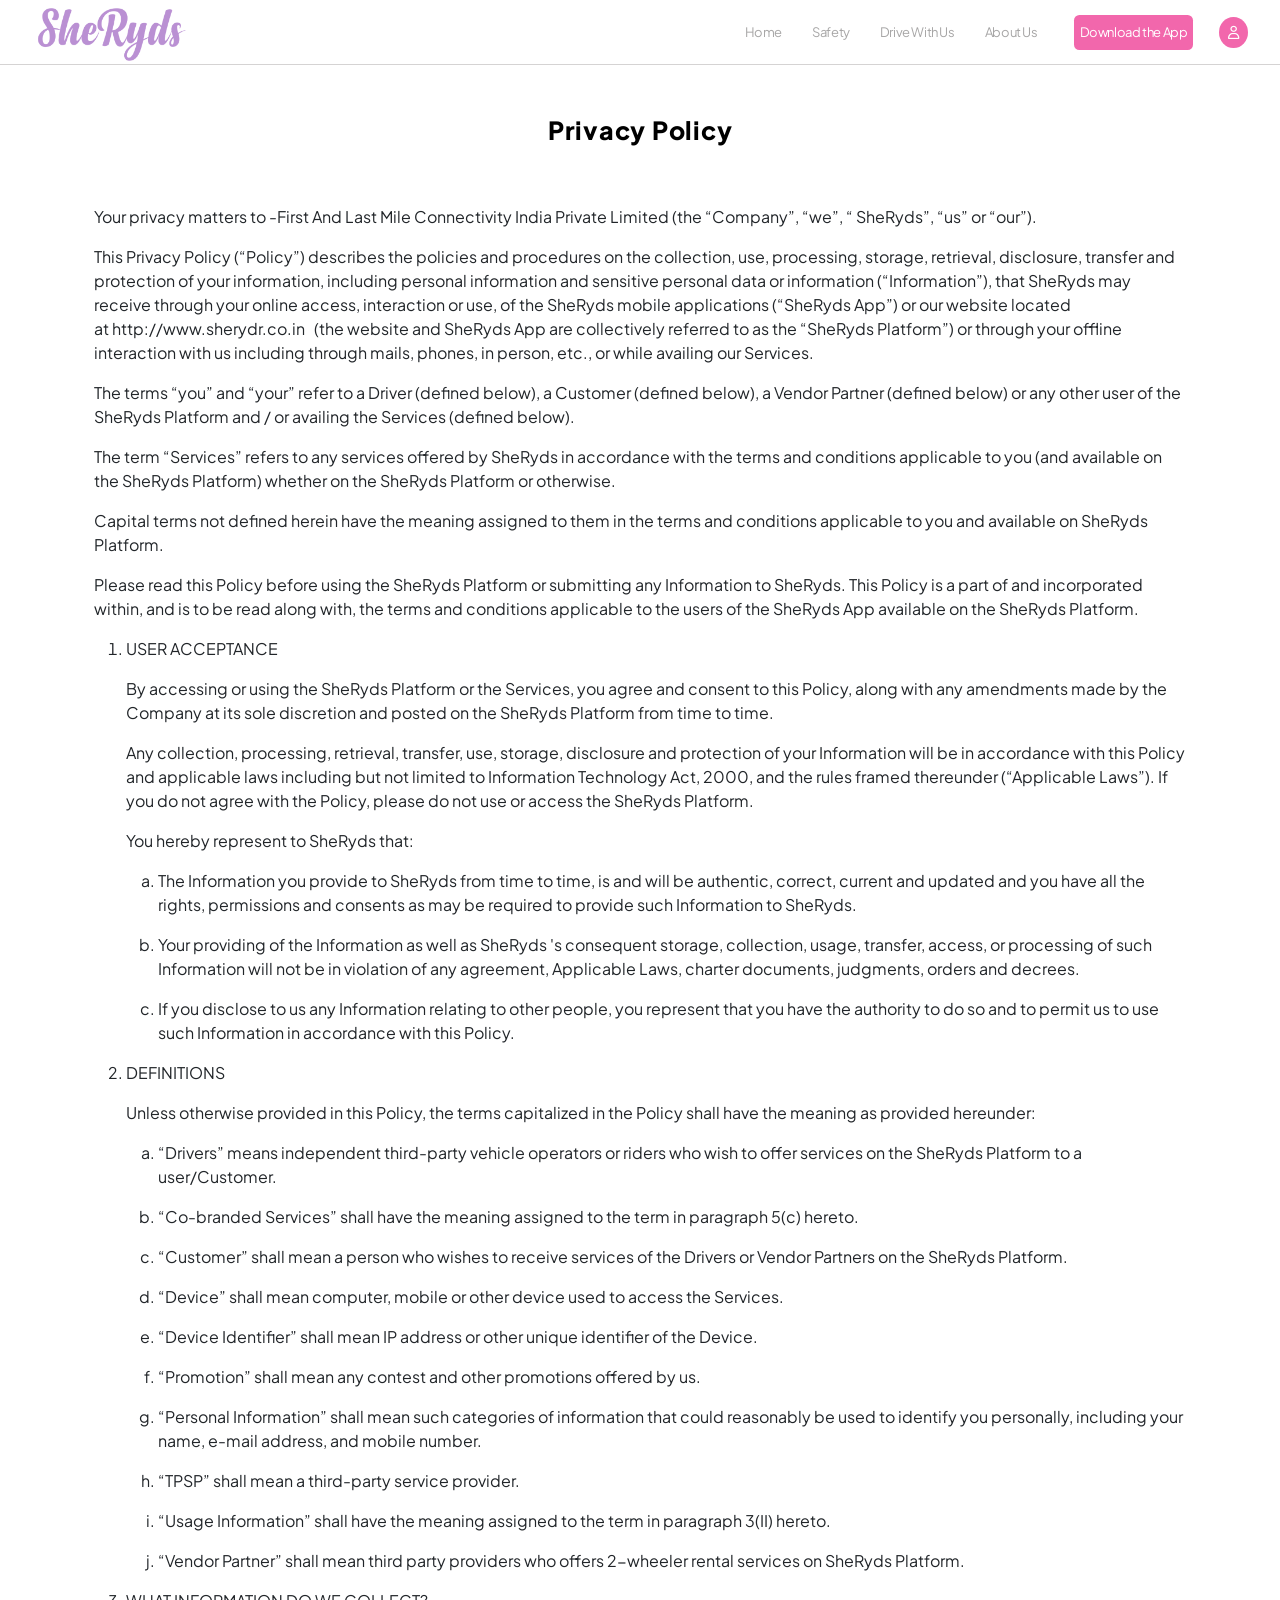
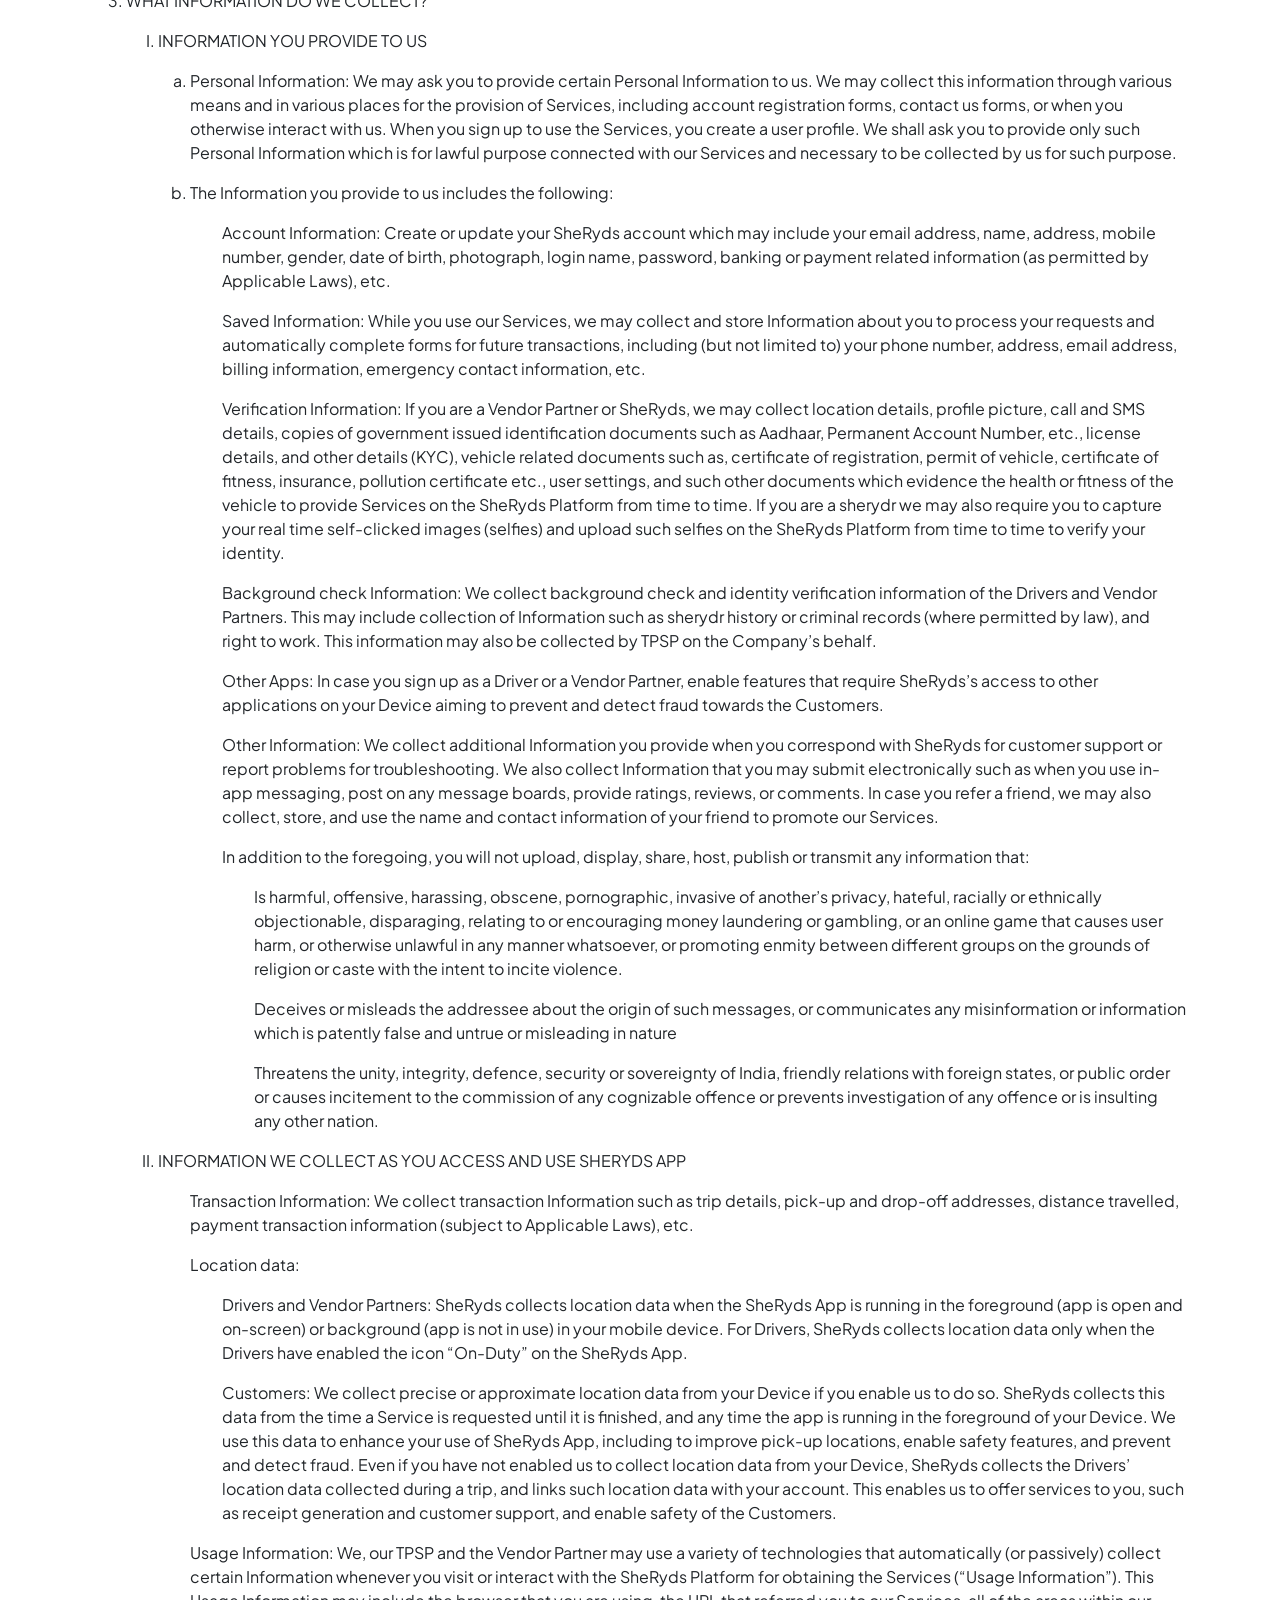
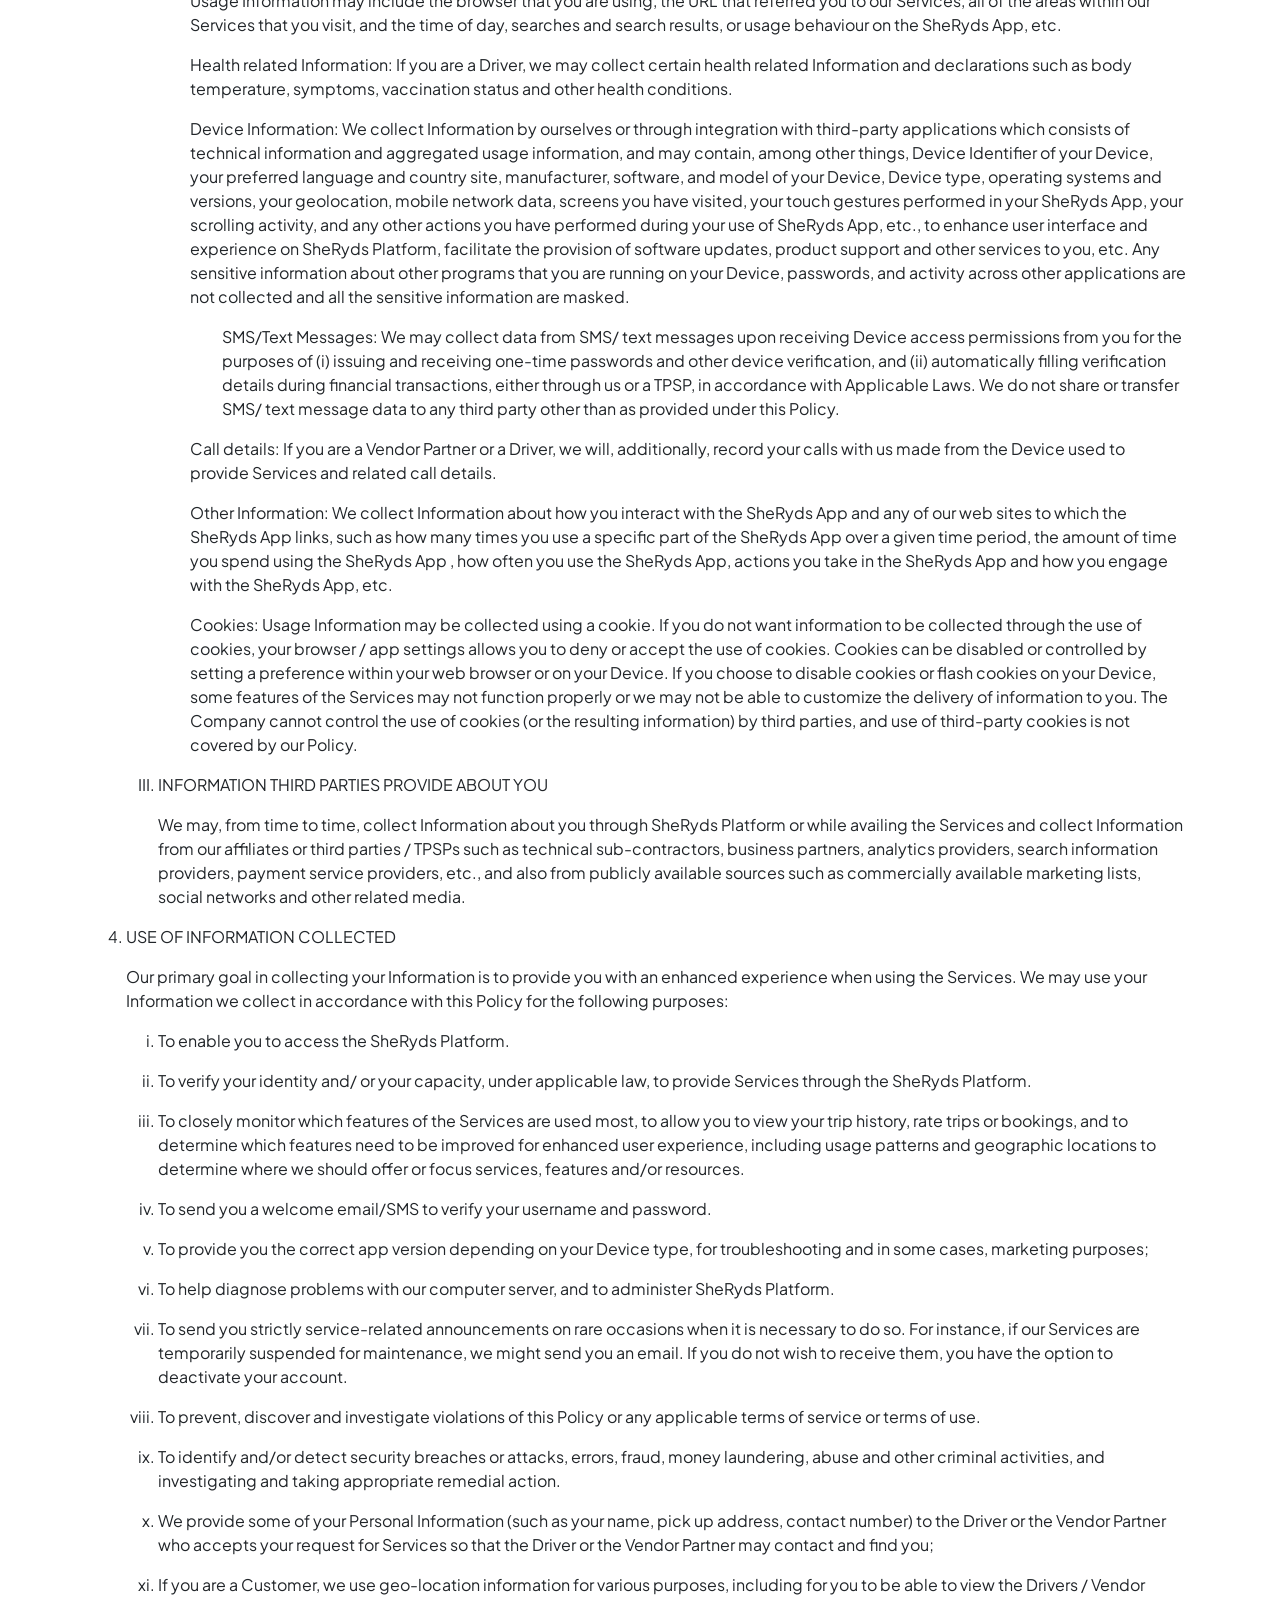
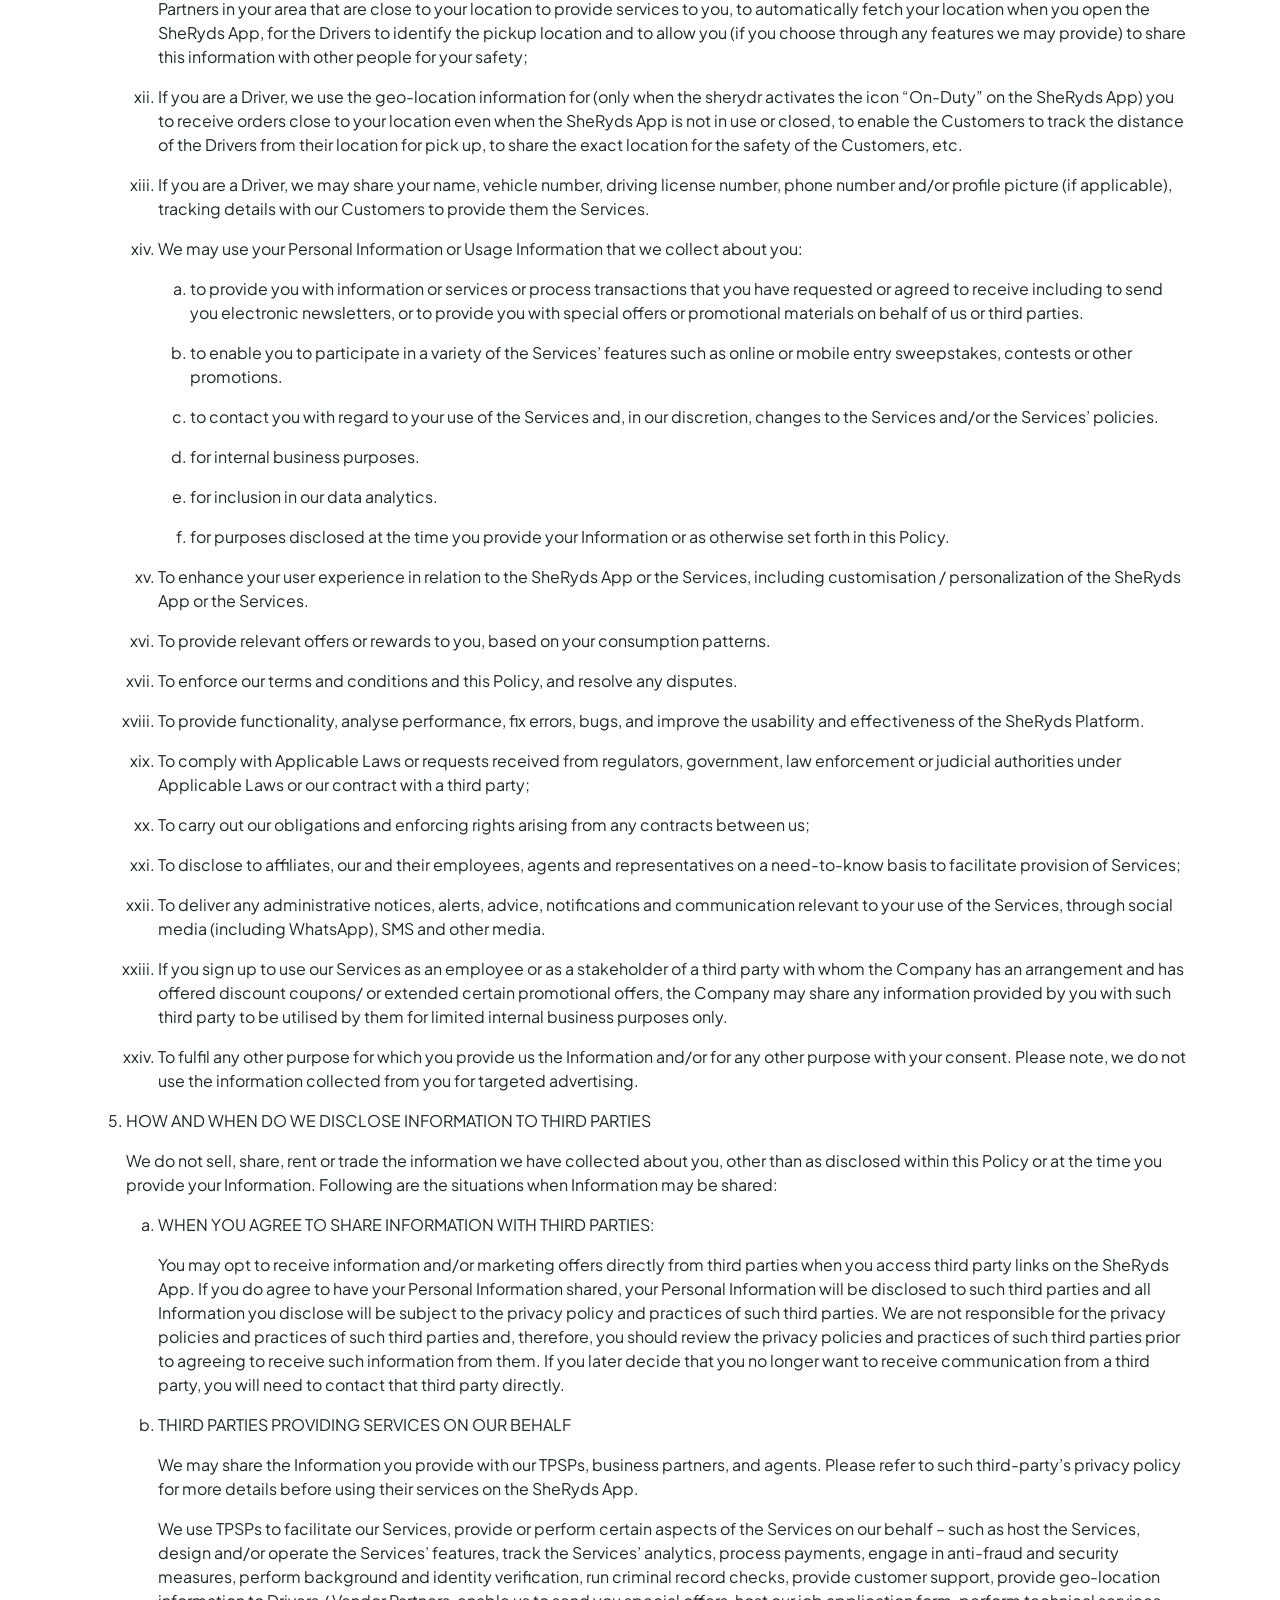
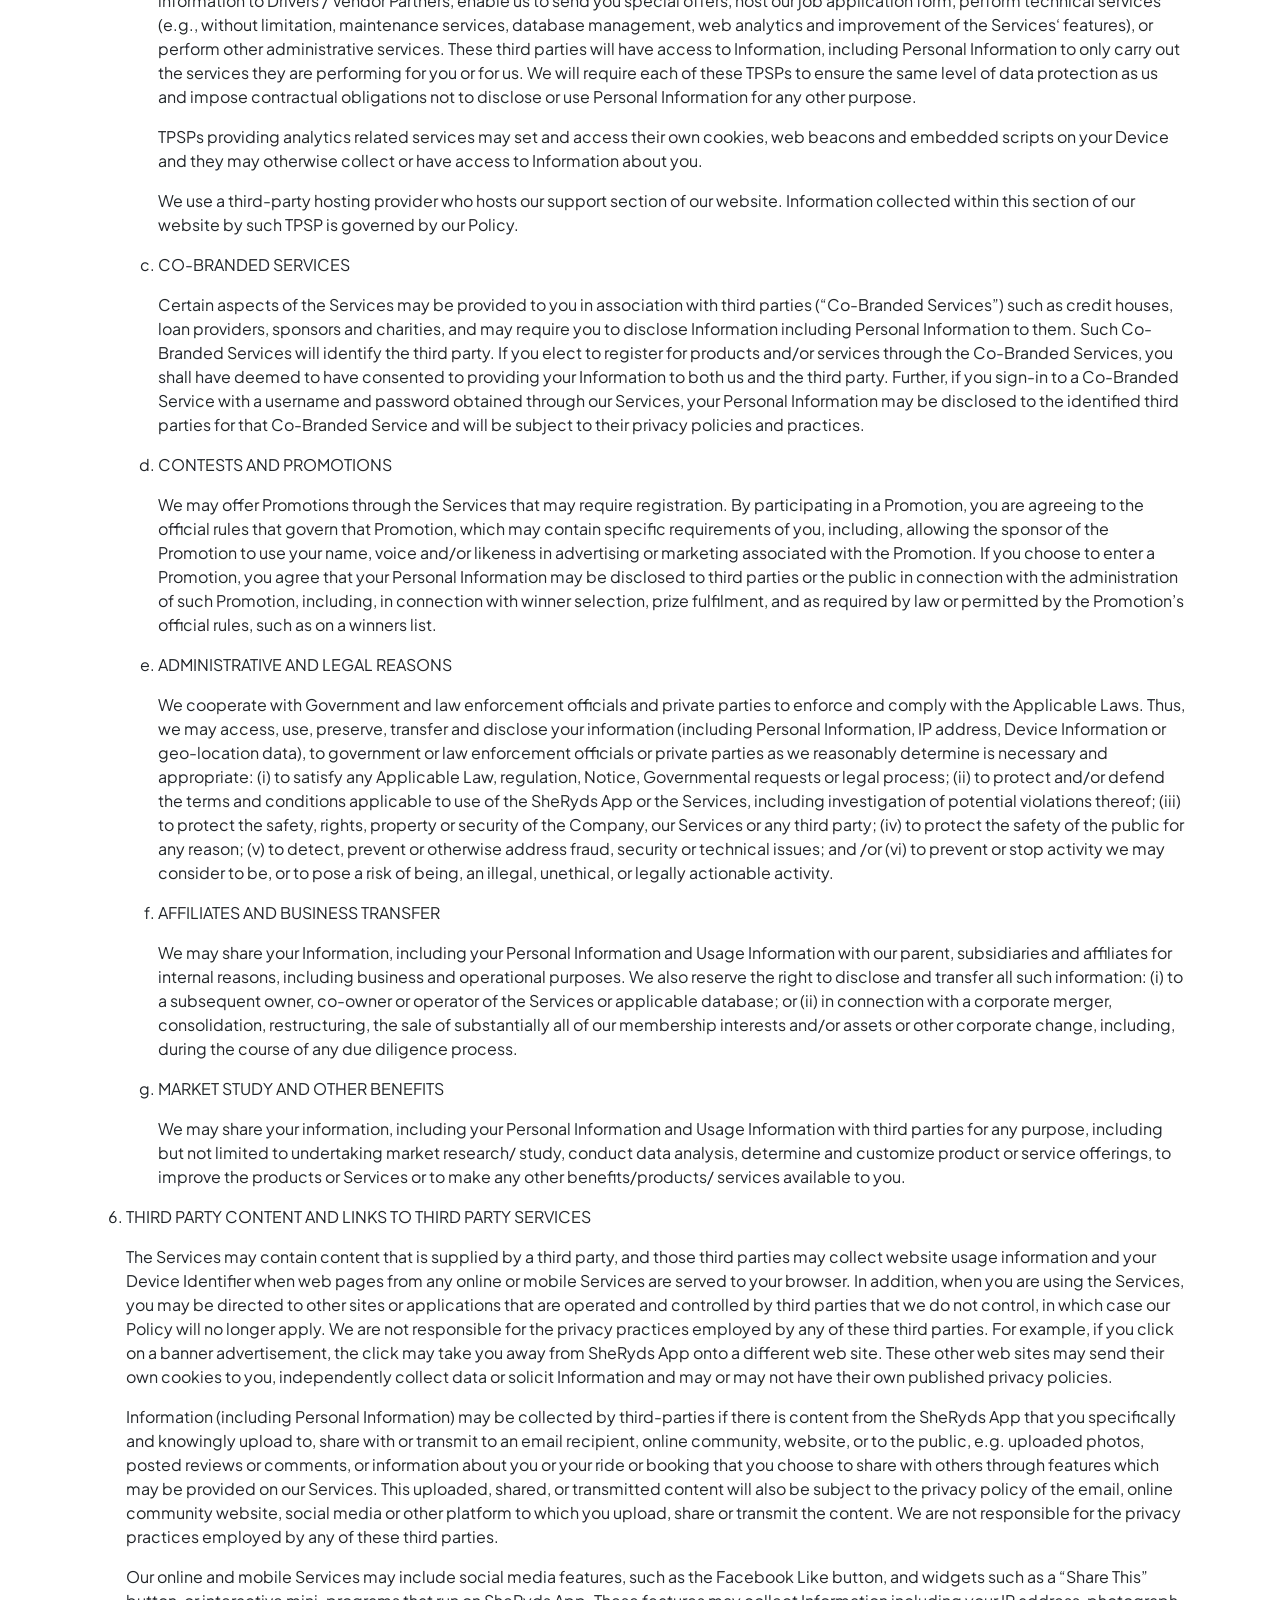
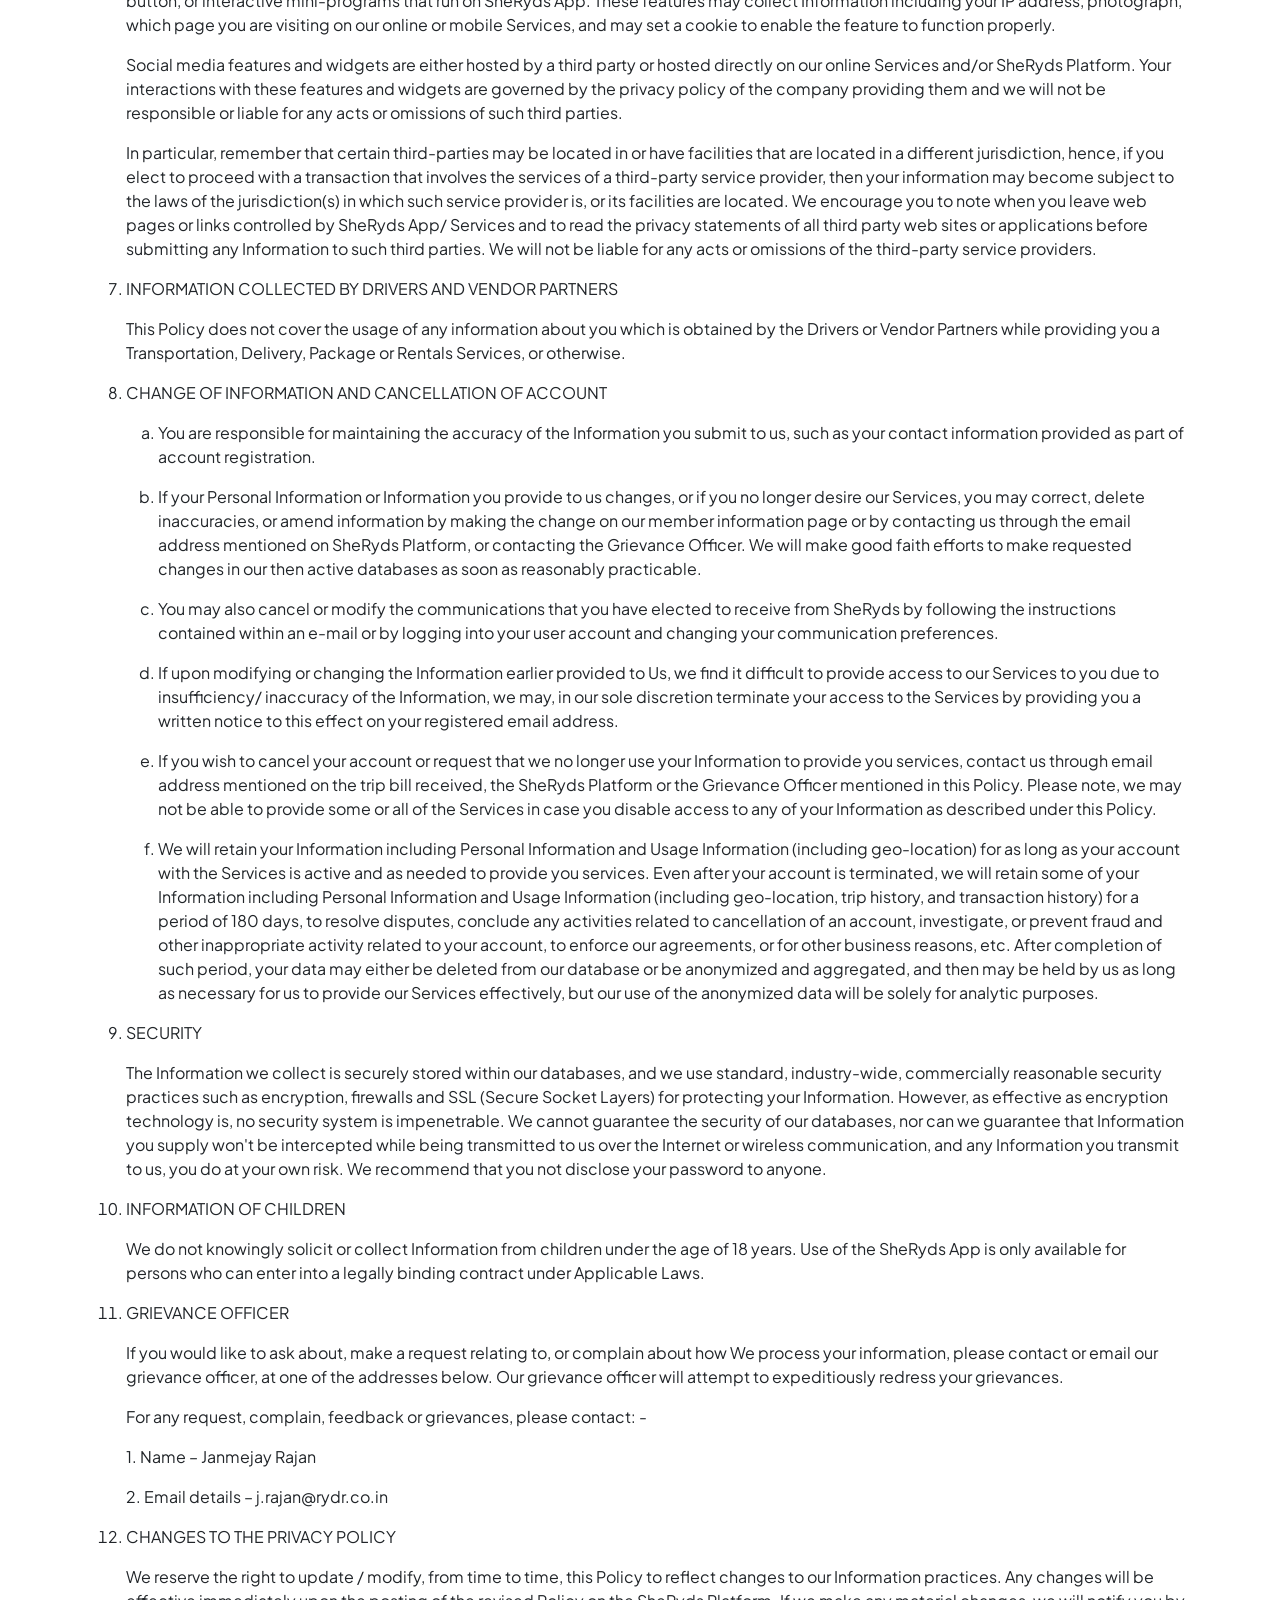
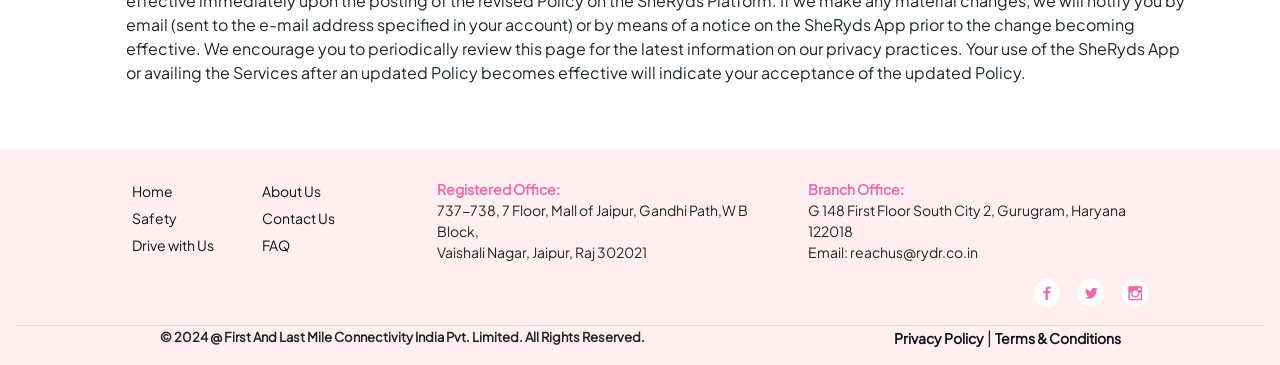
<file: privacy_policy.html>
<!DOCTYPE html>
<html>

<head>
    <meta charset="utf-8" />
    <meta name="viewport" content="initial-scale=1, width=device-width" />

    <!-- <link rel="stylesheet" href="./global.css" /> -->


    <link rel="stylesheet"
        href="https://fonts.googleapis.com/css2?family=Plus Jakarta Sans:wght@400;500;600;700;800&display=swap" />
    <link rel="stylesheet" href="Styles/header.css">
    <link rel="stylesheet" href="Styles/classy-nav.css">

    <link rel="stylesheet" href="Styles/style.css">
    <link rel="stylesheet" href="assets/css/bootstrap.min.css">

    <!-- RESPONSIVE CSS  -->

    <link rel="stylesheet" href="Styles/Responsive/XL.css">
    <link rel="stylesheet" href="Styles/Responsive/L.css">
    <link rel="stylesheet" href="Styles/Responsive/M.css">
    <link rel="stylesheet" href="Styles/Responsive/S.css">

    <link rel="stylesheet" href="https://cdnjs.cloudflare.com/ajax/libs/font-awesome/6.0.0-beta3/css/all.min.css">

    <script src="JS/jquery.min.js"></script>
</head>

<body>

    <section>
        <header class="header-area">
            <div class="main-header-area">
                <div class="classy-nav-container breakpoint-off">
                    <nav class="classy-navbar justify-content-between" id="uzaNav">
                        <a class="nav-brand" href="index.html"><img src="she_ryds_img/she_logo.png"
                                alt="Ryder Logo"></a>
                        <div class="classy-navbar-toggler">
                            <span class="navbarToggler"><span></span><span></span><span></span></span>
                        </div>

                        <div class="classy-menu">

                            <div class="classycloseIcon">
                                <div class="cross-wrap"><span class="top"></span><span class="bottom"></span></div>
                            </div>

                            <div class="classynav">
                                <div>
                                    <ul id="nav" class="home-parent">
                                        <li class=" text-decoration-none nav-items"><a href="./index.html">Home</a>
                                        </li>
                                        <li class=" text-decoration-none nav-items"><a href="safety.html">Safety</a>
                                        </li>
                                        <li class="text-decoration-none nav-items"><a href="drive_with_us.html">Drive
                                                with us</a></li>
                                        <li class="text-decoration-none nav-items"><a href="about_us.html">About
                                                Us</a></li>
                                        <!-- <li class="text-decoration-none nav-items"><a href="initiatives.html">Our
                                                Initiatives</a></li> -->
                                    </ul>
                                </div>
                                <!-- <div>|</div> -->

                                <div class="login-register-btn mx-3">
                                    <a href="#" data-toggle="modal" data-target="#myModal">
                                        <div class="log-in">Download the App</div>
                                    </a>
                                </div>

                                <div class="login-register-btn" data-toggle="modal" id="loginButton"
                                    data-target="#customer-login">
                                    <!-- <a href="login.html">
                                    <div class="log-in">Log In</div>
                                </a> -->
                                </div>
                            </div>
                        </div>
                    </nav>
                </div>
            </div>
        </header>
    </section>

    <section class="mb-5">
        <div class="d-flex justify-content-center  ">
            <h2 class="sub-heading privacy-heading">Privacy Policy</h2>
        </div>

        <!-- Modal Structure -->
        <div class="modal fade bd-example-modal-lg" id="myModal" tabindex="-1" role="dialog"
            aria-labelledby="myLargeModalLabel" aria-hidden="true">
            <div class="modal-dialog modal-lg">
                <div class="modal-content">
                    <div class="modal-header">
                        <button type="button" class="close" data-dismiss="modal" aria-label="Close"><span
                                aria-hidden="true">X</span></button>
                    </div>
                    <div class="modal-body">
                        <div class="modal-section">
                            <h5 class="text-center fw-bold">Customer App</h5>
                            <div class="app-links">
                                <a href="playstore-link"><img src="Images/Google_Play_Store_badge_EN.svg.png"
                                        alt="Play Store"></a>
                                <a href="applestore-link"><img src="Images/App_Store_Badge.svg (2).png"
                                        alt="Apple Store"></a>
                            </div>
                        </div>
                        <div class="modal-divider"></div>
                        <div class="modal-section">
                            <h5 class="text-center fw-bold">SheRydr App</h5>
                            <div class="app-links sherydr-app">
                                <a href="playstore-link"><img src="Images/Google_Play_Store_badge_EN.svg.png"
                                        alt="Play Store"></a>
                            </div>
                        </div>
                    </div>
                </div>
            </div>
        </div>

        <div class="rydr-about-us-area  terms_main ">
            <div class="container ">
                <div class="row align-items-center">
                    <div class="col-12 col-lg-12">
                        <div class="mb-80">
                            <p>Your privacy matters to -First And Last Mile Connectivity India Private Limited
                                (the “Company”,
                                “we”, “ SheRyds”, “us” or “our”).</p>
                            <p>This Privacy Policy (“Policy”) describes the policies and procedures on the collection,
                                use,
                                processing, storage, retrieval, disclosure, transfer and protection of your information,
                                including personal information and sensitive personal data or information
                                (“Information”),
                                that SheRyds may receive through your online access, interaction or use, of the SheRyds
                                mobile
                                applications (“SheRyds App”) or our website located at http://www.sherydr.co.in   (the
                                website
                                and
                                SheRyds App are collectively referred to as the “SheRyds Platform”) or through your
                                offline
                                interaction with us including through mails, phones, in person, etc., or while availing
                                our
                                Services.</p>
                            <p>The terms “you” and “your” refer to a Driver (defined below), a Customer (defined below),
                                a
                                Vendor Partner (defined below) or any other user of the SheRyds Platform and / or
                                availing
                                the
                                Services (defined below).</p>
                            <p>The term “Services” refers to any services offered by SheRyds in accordance with the
                                terms
                                and
                                conditions applicable to you (and available on the SheRyds Platform) whether on the
                                SheRyds
                                Platform or otherwise.
                            </p>
                            <p>Capital terms not defined herein have the meaning assigned to them in the terms and
                                conditions applicable to you and available on SheRyds Platform.</p>
                            <p>Please read this Policy before using the SheRyds Platform or submitting any Information
                                to
                                SheRyds. This Policy is a part of and incorporated within, and is to be read along with,
                                the
                                terms
                                and conditions applicable to the users of the SheRyds App available on the SheRyds
                                Platform.
                            </p>
                            <ol>
                                <li>
                                    <p>USER ACCEPTANCE</p>
                                    <p>By accessing or using the SheRyds Platform or the Services, you agree and consent
                                        to
                                        this Policy, along with any amendments made by the Company at its sole
                                        discretion
                                        and posted on the SheRyds Platform from time to time.</p>
                                    <p>Any collection, processing, retrieval, transfer, use, storage, disclosure and
                                        protection of your Information will be in accordance with this Policy and
                                        applicable
                                        laws including but not limited to Information Technology Act, 2000, and the
                                        rules
                                        framed thereunder (“Applicable Laws”). If you do not agree with the Policy,
                                        please
                                        do not use or access the SheRyds Platform.</p>

                                    <p>You hereby represent to SheRyds that:</p>
                                    <ol type="a">
                                        <li>
                                            <p>The Information you provide to SheRyds from time to time, is and will be
                                                authentic, correct, current and updated and you have all the rights,
                                                permissions and consents as may be required to provide such Information
                                                to SheRyds.</p>
                                        </li>
                                        <li>
                                            <p>Your providing of the Information as well as SheRyds &#39;s consequent
                                                storage,
                                                collection, usage, transfer, access, or processing of such Information
                                                will
                                                not
                                                be in violation of any agreement, Applicable Laws, charter documents,
                                                judgments, orders and decrees.</p>
                                        </li>
                                        <li>
                                            <p>If you disclose to us any Information relating to other people, you
                                                represent
                                                that you have the authority to do so and to permit us to use such
                                                Information in accordance with this Policy.</p>
                                        </li>

                                    </ol>
                                </li>

                                <li>
                                    <p>DEFINITIONS</p>
                                    <p>Unless otherwise provided in this Policy, the terms capitalized in the Policy
                                        shall
                                        have the meaning as provided hereunder:</p>
                                    <ol type="a">
                                        <li>
                                            <p>“Drivers” means independent third-party vehicle operators or riders who
                                                wish
                                                to offer services on the SheRyds Platform to a user/Customer.</p>
                                        </li>
                                        <li>
                                            <p>“Co-branded Services” shall have the meaning assigned to the term in
                                                paragraph 5(c) hereto.</p>
                                        </li>
                                        <li>
                                            <p>“Customer” shall mean a person who wishes to receive services of the
                                                Drivers
                                                or Vendor Partners on the SheRyds Platform.</p>
                                        </li>
                                        <li>
                                            <p>“Device” shall mean computer, mobile or other device used to access the
                                                Services.</p>
                                        </li>
                                        <li>
                                            <p>“Device Identifier” shall mean IP address or other unique identifier of
                                                the
                                                Device.</p>
                                        </li>
                                        <li>
                                            <p>“Promotion” shall mean any contest and other promotions offered by us.
                                            </p>
                                        </li>
                                        <li>
                                            <p>“Personal Information” shall mean such categories of information that
                                                could
                                                reasonably be used to identify you personally, including your name,
                                                e-mail
                                                address, and mobile number.</p>
                                        </li>
                                        <li>
                                            <p>“TPSP” shall mean a third-party service provider.
                                            </p>
                                        </li>
                                        <li>
                                            <p>“Usage Information” shall have the meaning assigned to the term in
                                                paragraph 3(II) hereto.</p>
                                        </li>
                                        <li>
                                            <p>“Vendor Partner” shall mean third party providers who offers 2-wheeler
                                                rental services on SheRyds Platform.</p>
                                        </li>

                                    </ol>
                                </li>


                                <li>
                                    <p>WHAT INFORMATION DO WE COLLECT?</p>
                                </li>

                                <ol type="I">
                                    <li>
                                        <p>INFORMATION YOU PROVIDE TO US</p>

                                        <ol type="a">
                                            <li>
                                                <p>Personal Information: We may ask you to provide certain Personal
                                                    Information to us. We may collect this information through various
                                                    means and in various places for the provision of Services, including
                                                    account registration forms, contact us forms, or when you otherwise
                                                    interact with us. When you sign up to use the Services, you create a
                                                    user profile. We shall ask you to provide only such Personal
                                                    Information which is for lawful purpose connected with our Services
                                                    and necessary to be collected by us for such purpose.</p>
                                            </li>

                                            <li>
                                                <p>The Information you provide to us includes the following:</p>
                                                <ul>
                                                    <li>
                                                        <p>Account Information: Create or update your SheRyds account
                                                            which may include your email address, name, address, mobile
                                                            number, gender, date of birth, photograph, login name,
                                                            password, banking or payment related information (as
                                                            permitted by Applicable Laws), etc.</p>
                                                    </li>
                                                    <li>
                                                        <p>Saved Information: While you use our Services, we may collect
                                                            and store Information about you to process your requests
                                                            and automatically complete forms for future transactions,
                                                            including (but not limited to) your phone number, address,
                                                            email address, billing information, emergency contact
                                                            information, etc.</p>
                                                    </li>
                                                    <li>
                                                        <p>Verification Information: If you are a Vendor Partner or
                                                            SheRyds,
                                                            we may collect location details, profile picture, call and
                                                            SMS
                                                            details, copies of government issued identification
                                                            documents
                                                            such as Aadhaar, Permanent Account Number, etc., license
                                                            details, and other details (KYC), vehicle related documents
                                                            such as, certificate of registration, permit of vehicle,
                                                            certificate
                                                            of fitness, insurance, pollution certificate etc., user
                                                            settings,
                                                            and such other documents which evidence the health or
                                                            fitness of the vehicle to provide Services on the SheRyds
                                                            Platform
                                                            from time to time. If you are a sherydr we may also require
                                                            you
                                                            to capture your real time self-clicked images (selfies) and
                                                            upload such selfies on the SheRyds Platform from time to
                                                            time
                                                            to
                                                            verify your identity.</p>
                                                    </li>
                                                    <li>
                                                        <p>Background check Information: We collect background check
                                                            and identity verification information of the Drivers and
                                                            Vendor
                                                            Partners. This may include collection of Information such as
                                                            sherydr history or criminal records (where permitted by
                                                            law),
                                                            and right to work. This information may also be collected by
                                                            TPSP on the Company’s behalf.
                                                        <p>
                                                    </li>
                                                    <li>
                                                        <p>
                                                            Other Apps: In case you sign up as a Driver or a Vendor
                                                            Partner, enable features that require SheRyds’s access to
                                                            other
                                                            applications on your Device aiming to prevent and detect
                                                            fraud towards the Customers.
                                                        </p>
                                                    </li>

                                                    <li>
                                                        <p>
                                                            Other Information: We collect additional Information you
                                                            provide when you correspond with SheRyds for customer
                                                            support
                                                            or report problems for troubleshooting. We also collect
                                                            Information that you may submit electronically such as when
                                                            you use in-app messaging, post on any message boards,
                                                            provide ratings, reviews, or comments. In case you refer a
                                                            friend, we may also collect, store, and use the name and
                                                            contact information of your friend to promote our Services.
                                                        </p>
                                                    </li>
                                                    <li>
                                                        <p>
                                                            In addition to the foregoing, you will not upload, display,
                                                            share, host, publish or transmit any information that:
                                                        </p>

                                                        <ul>
                                                            <li>
                                                                <p>
                                                                    Is harmful, offensive, harassing, obscene,
                                                                    pornographic, invasive of another’s privacy,
                                                                    hateful,
                                                                    racially or ethnically objectionable, disparaging,
                                                                    relating to or encouraging money laundering or
                                                                    gambling, or an online game that causes user harm,
                                                                    or otherwise unlawful in any manner whatsoever, or

                                                                    promoting enmity between different groups on the
                                                                    grounds of religion or caste with the intent to
                                                                    incite
                                                                    violence.
                                                                </p>
                                                            </li>
                                                            <li>
                                                                <p>
                                                                    Deceives or misleads the addressee about the origin
                                                                    of
                                                                    such messages, or communicates any misinformation
                                                                    or information which is patently false and untrue or
                                                                    misleading in nature
                                                                </p>
                                                            </li>
                                                            <li>
                                                                <p>
                                                                    Threatens the unity, integrity, defence, security or
                                                                    sovereignty of India, friendly relations with
                                                                    foreign
                                                                    states, or public order or causes incitement to the
                                                                    commission of any cognizable offence or prevents
                                                                    investigation of any offence or is insulting any
                                                                    other
                                                                    nation.
                                                                </p>
                                                            </li>

                                                        </ul>
                                                    </li>

                                            </li>

                                        </ol>
                                    </li>

                                    <li>
                                        <p>
                                            INFORMATION WE COLLECT AS YOU ACCESS AND USE SHERYDS APP
                                        </p>

                                        <ul>
                                            <li>
                                                <p>
                                                    Transaction Information: We collect transaction Information such as
                                                    trip details, pick-up and drop-off addresses, distance travelled,
                                                    payment transaction information (subject to Applicable Laws), etc.
                                                </p>
                                            </li>

                                            <li>
                                                <p>
                                                    Location data:
                                                </p>
                                                <ul>
                                                    <li>
                                                        <p>Drivers and Vendor Partners: SheRyds collects location data
                                                            when
                                                            the SheRyds App is running in the foreground (app is open
                                                            and
                                                            on-screen) or background (app is not in use) in your mobile
                                                            device. For Drivers, SheRyds collects location data only
                                                            when
                                                            the
                                                            Drivers have enabled the icon “On-Duty” on the SheRyds App.
                                                        </p>
                                                    </li>
                                                    <li>
                                                        <p>Customers: We collect precise or approximate location data
                                                            from your Device if you enable us to do so. SheRyds collects
                                                            this
                                                            data from the time a Service is requested until it is
                                                            finished,
                                                            and any time the app is running in the foreground of your
                                                            Device. We use this data to enhance your use of SheRyds App,
                                                            including to improve pick-up locations, enable safety
                                                            features,
                                                            and prevent and detect fraud. Even if you have not enabled
                                                            us
                                                            to collect location data from your Device, SheRyds collects
                                                            the
                                                            Drivers’ location data collected during a trip, and links
                                                            such
                                                            location data with your account. This enables us to offer
                                                            services to you, such as receipt generation and customer
                                                            support, and enable safety of the Customers.</p>
                                                    </li>

                                                </ul>

                                            </li>

                                            <li>
                                                <p>Usage Information: We, our TPSP and the Vendor Partner may use a
                                                    variety of technologies that automatically (or passively) collect
                                                    certain
                                                    Information whenever you visit or interact with the SheRyds Platform
                                                    for
                                                    obtaining the Services (“Usage Information”). This Usage
                                                    Information may include the browser that you are using, the URL
                                                    that referred you to our Services, all of the areas within our
                                                    Services
                                                    that you visit, and the time of day, searches and search results, or
                                                    usage behaviour on the SheRyds App, etc.</p>
                                            </li>

                                            <li>
                                                <p>
                                                    Health related Information: If you are a Driver, we may collect
                                                    certain
                                                    health related Information and declarations such as body
                                                    temperature, symptoms, vaccination status and other health
                                                    conditions.
                                                </p>
                                            </li>
                                            <li>
                                                <p>
                                                    Device Information: We collect Information by ourselves or through
                                                    integration with third-party applications which consists of
                                                    technical
                                                    information and aggregated usage information, and may contain,
                                                    among other things, Device Identifier of your Device, your preferred
                                                    language and country site, manufacturer, software, and model of
                                                    your Device, Device type, operating systems and versions, your
                                                    geolocation, mobile network data, screens you have visited, your
                                                    touch gestures performed in your SheRyds App, your scrolling
                                                    activity,
                                                    and any other actions you have performed during your use of SheRyds
                                                    App, etc., to enhance user interface and experience on SheRyds
                                                    Platform,
                                                    facilitate the provision of software updates, product support and
                                                    other services to you, etc. Any sensitive information about other
                                                    programs that you are running on your Device, passwords, and
                                                    activity across other applications are not collected and all the
                                                    sensitive information are masked.
                                                </p>

                                                <ul>
                                                    <li>
                                                        <p>
                                                            SMS/Text Messages: We may collect data from SMS/ text
                                                            messages upon receiving Device access permissions from you
                                                            for the purposes of (i) issuing and receiving one-time
                                                            passwords and other device verification, and (ii)
                                                            automatically
                                                            filling verification details during financial transactions,
                                                            either
                                                            through us or a TPSP, in accordance with Applicable Laws. We
                                                            do not share or transfer SMS/ text message data to any third
                                                            party other than as provided under this Policy.
                                                        </p>
                                                    </li>
                                                </ul>
                                            </li>

                                            <li>
                                                <p>
                                                    Call details: If you are a Vendor Partner or a Driver, we will,
                                                    additionally, record your calls with us made from the Device used to
                                                    provide Services and related call details.
                                                </p>
                                            </li>

                                            <li>
                                                <p>
                                                    Other Information: We collect Information about how you interact
                                                    with the SheRyds App and any of our web sites to which the SheRyds
                                                    App
                                                    links, such as how many times you use a specific part of the SheRyds
                                                    App
                                                    over a given time period, the amount of time you spend using the
                                                    SheRyds App , how often you use the SheRyds App, actions you take in
                                                    the
                                                    SheRyds App and how you engage with the SheRyds App, etc.
                                                </p>
                                            </li>

                                            <li>
                                                <p>
                                                    Cookies: Usage Information may be collected using a cookie. If you
                                                    do not want information to be collected through the use of cookies,
                                                    your browser / app settings allows you to deny or accept the use of
                                                    cookies. Cookies can be disabled or controlled by setting a
                                                    preference within your web browser or on your Device. If you choose
                                                    to disable cookies or flash cookies on your Device, some features of
                                                    the Services may not function properly or we may not be able to
                                                    customize the delivery of information to you. The Company cannot
                                                    control the use of cookies (or the resulting information) by third
                                                    parties, and use of third-party cookies is not covered by our
                                                    Policy.
                                                </p>
                                            </li>


                                        </ul>

                                    </li>



                                    <li>
                                        <p>INFORMATION THIRD PARTIES PROVIDE ABOUT YOU</p>
                                        <p>
                                            We may, from time to time, collect Information about you through SheRyds
                                            Platform or while availing the Services and collect Information from our
                                            affiliates or third parties / TPSPs such as technical sub-contractors,
                                            business
                                            partners, analytics providers, search information providers, payment service

                                            providers, etc., and also from publicly available sources such as
                                            commercially available marketing lists, social networks and other related
                                            media.
                                        </p>
                                    </li>

                                </ol>

                                <li>
                                    <p>USE OF INFORMATION COLLECTED</p>

                                    <p>Our primary goal in collecting your Information is to provide you with an
                                        enhanced
                                        experience when using the Services. We may use your Information we collect in
                                        accordance with this Policy for the following purposes:</p>

                                    <ol type="i">
                                        <li>
                                            <p>To enable you to access the SheRyds Platform.</p>
                                        </li>

                                        <li>
                                            <p>
                                                To verify your identity and/ or your capacity, under applicable law, to
                                                provide
                                                Services through the SheRyds Platform.
                                            </p>
                                        </li>

                                        <li>
                                            <p>
                                                To closely monitor which features of the Services are used most, to
                                                allow
                                                you
                                                to view your trip history, rate trips or bookings, and to determine
                                                which
                                                features need to be improved for enhanced user experience, including
                                                usage patterns and geographic locations to determine where we should
                                                offer or focus services, features and/or resources.
                                            </p>
                                        </li>

                                        <li>
                                            <p>
                                                To send you a welcome email/SMS to verify your username and password.
                                            </p>
                                        </li>

                                        <li>
                                            <p>
                                                To provide you the correct app version depending on your Device type,
                                                for
                                                troubleshooting and in some cases, marketing purposes;
                                            </p>
                                        </li>
                                        <li>
                                            <p>
                                                To help diagnose problems with our computer server, and to administer
                                                SheRyds
                                                Platform.
                                            </p>
                                        </li>

                                        <li>
                                            <p>
                                                To send you strictly service-related announcements on rare occasions
                                                when
                                                it is necessary to do so. For instance, if our Services are temporarily
                                                suspended for maintenance, we might send you an email. If you do not
                                                wish
                                                to receive them, you have the option to deactivate your account.
                                            </p>
                                        </li>

                                        <li>
                                            <p>
                                                To prevent, discover and investigate violations of this Policy or any
                                                applicable terms of service or terms of use.
                                            </p>
                                        </li>

                                        <li>
                                            <p>
                                                To identify and/or detect security breaches or attacks, errors, fraud,
                                                money
                                                laundering, abuse and other criminal activities, and investigating and
                                                taking
                                                appropriate remedial action.
                                            </p>
                                        </li>

                                        <li>
                                            <p>
                                                We provide some of your Personal Information (such as your name, pick up
                                                address, contact number) to the Driver or the Vendor Partner who accepts
                                                your request for Services so that the Driver or the Vendor Partner may
                                                contact and find you;
                                            </p>
                                        </li>

                                        <li>
                                            <p>
                                                If you are a Customer, we use geo-location information for various
                                                purposes, including for you to be able to view the Drivers / Vendor
                                                Partners
                                                in
                                                your area that are close to your location to provide services to you, to
                                                automatically fetch your location when you open the SheRyds App, for the
                                                Drivers
                                                to identify the pickup location and to allow you (if you choose through
                                                any
                                                features we may provide) to share this information with other people for
                                                your safety;
                                            </p>
                                        </li>

                                        <li>
                                            <p>
                                                If you are a Driver, we use the geo-location information for (only when
                                                the
                                                sherydr activates the icon “On-Duty” on the SheRyds App) you to receive
                                                orders
                                                close to your location even when the SheRyds App is not in use or
                                                closed,
                                                to
                                                enable the Customers to track the distance of the Drivers from their
                                                location
                                                for pick up, to share the exact location for the safety of the
                                                Customers,
                                                etc.
                                            </p>
                                        </li>
                                        <li>
                                            <p>
                                                If you are a Driver, we may share your name, vehicle number, driving
                                                license
                                                number, phone number and/or profile picture (if applicable), tracking
                                                details
                                                with our Customers to provide them the Services.
                                            </p>
                                        </li>

                                        <li>
                                            <p>
                                                We may use your Personal Information or Usage Information that we
                                                collect
                                                about you:
                                            </p>

                                            <ol type="a">
                                                <li>
                                                    <p>
                                                        to provide you with information or services or process
                                                        transactions that you have requested or agreed to receive
                                                        including
                                                        to send
                                                        you electronic newsletters, or to provide you with special
                                                        offers or
                                                        promotional materials on behalf of us or third parties.
                                                    </p>
                                                </li>

                                                <li>
                                                    <p>
                                                        to enable you to
                                                        participate in a variety of the Services’ features such as
                                                        online or
                                                        mobile
                                                        entry sweepstakes, contests or other promotions.
                                                    </p>
                                                </li>

                                                <li>
                                                    <p>
                                                        to contact you with
                                                        regard to your use of the Services and, in our discretion,
                                                        changes
                                                        to the
                                                        Services and/or the Services’ policies.
                                                    </p>
                                                </li>

                                                <li>
                                                    <p>
                                                        for internal business purposes.
                                                    </p>
                                                </li>

                                                <li>
                                                    <p>
                                                        for inclusion in our data analytics.
                                                    </p>
                                                </li>
                                                <li>
                                                    <p>
                                                        for purposes disclosed at the time
                                                        you provide your Information or as otherwise set forth in this
                                                        Policy.
                                                    </p>
                                                </li>

                                            </ol>
                                        </li>

                                        <li>
                                            <p>
                                                To enhance your user experience in relation to the SheRyds App or the
                                                Services,
                                                including customisation / personalization of the SheRyds App or the
                                                Services.
                                            </p>
                                        </li>

                                        <li>
                                            <p>
                                                To provide relevant offers or rewards to you, based on your consumption
                                                patterns.
                                            </p>
                                        </li>

                                        <li>
                                            <p>
                                                To enforce our terms and conditions and this Policy, and resolve any
                                                disputes.
                                            </p>
                                        </li>

                                        <li>
                                            <p>
                                                To provide functionality, analyse performance, fix errors, bugs, and
                                                improve the usability and effectiveness of the SheRyds Platform.
                                            </p>
                                        </li>

                                        <li>
                                            <p>
                                                To comply with Applicable Laws or requests received from regulators,
                                                government, law enforcement or judicial authorities under Applicable
                                                Laws
                                                or our contract with a third party;
                                            </p>
                                        </li>

                                        <li>
                                            <p>
                                                To carry out our obligations and enforcing rights arising from any
                                                contracts
                                                between us;
                                            </p>
                                        </li>

                                        <li>
                                            <p>
                                                To disclose to affiliates, our and their employees, agents and
                                                representatives
                                                on a need-to-know basis to facilitate provision of Services;
                                            </p>
                                        </li>

                                        <li>
                                            <p>
                                                To deliver any administrative notices, alerts, advice, notifications and
                                                communication relevant to your use of the Services, through social media
                                                (including WhatsApp), SMS and other media.
                                            </p>
                                        </li>

                                        <li>
                                            <p>
                                                If you sign up to use our Services as an employee or as a stakeholder
                                                of a third party with whom the Company has an arrangement and has
                                                offered discount coupons/ or extended certain promotional offers, the
                                                Company may share any information provided by you with such third party
                                                to be utilised by them for limited internal business purposes only.
                                            </p>
                                        </li>

                                        <li>
                                            <p>
                                                To fulfil any other purpose for which you provide us the Information
                                                and/or for any other purpose with your consent. Please note, we do not
                                                use
                                                the information collected from you for targeted advertising.
                                            </p>
                                        </li>

                                    </ol>
                                </li>


                                <li>
                                    <p>
                                        HOW AND WHEN DO WE DISCLOSE INFORMATION TO THIRD PARTIES
                                    </p>

                                    <p>
                                        We do not sell, share, rent or trade the information we have collected about
                                        you,
                                        other than as disclosed within this Policy or at the time you provide your
                                        Information. Following are the situations when Information may be shared:
                                    </p>

                                    <ol type="a">
                                        <li>
                                            <p>WHEN YOU AGREE TO SHARE INFORMATION WITH THIRD PARTIES:</p>
                                            <p>You may opt to receive information and/or marketing offers directly from
                                                third parties when you access third party links on the SheRyds App. If
                                                you
                                                do
                                                agree to have your Personal Information shared, your Personal
                                                Information
                                                will be disclosed to such third parties and all Information you disclose
                                                will be
                                                subject to the privacy policy and practices of such third parties. We
                                                are
                                                not
                                                responsible for the privacy policies and practices of such third parties
                                                and,
                                                therefore, you should review the privacy policies and practices of such
                                                third
                                                parties prior to agreeing to receive such information from them. If you
                                                later
                                                decide that you no longer want to receive communication from a third
                                                party,
                                                you will need to contact that third party directly.</p>

                                        </li>

                                        <li>
                                            <p>
                                                THIRD PARTIES PROVIDING SERVICES ON OUR BEHALF
                                            </p>
                                            <p>
                                                We may share the Information you provide with our TPSPs, business
                                                partners, and agents. Please refer to such third-party’s privacy policy
                                                for
                                                more details before using their services on the SheRyds App.
                                            </p>
                                            <p>
                                                We use TPSPs to facilitate our Services, provide or perform certain
                                                aspects
                                                of
                                                the Services on our behalf – such as host the Services, design and/or
                                                operate
                                                the Services’ features, track the Services’ analytics, process payments,
                                                engage in anti-fraud and security measures, perform background and
                                                identity verification, run criminal record checks, provide customer
                                                support,
                                                provide geo-location information to Drivers / Vendor Partners, enable us
                                                to
                                                send you special offers, host our job application form, perform
                                                technical
                                                services (e.g., without limitation, maintenance services, database
                                                management, web analytics and improvement of the Services‘ features), or
                                                perform other administrative services. These third parties will have
                                                access
                                                to
                                                Information, including Personal Information to only carry out the
                                                services
                                                they are performing for you or for us. We will require each of these
                                                TPSPs
                                                to
                                                ensure the same level of data protection as us and impose contractual
                                                obligations not to disclose or use Personal Information for any other
                                                purpose.
                                            </p>
                                            <p>
                                                TPSPs providing analytics related services may set and access their own
                                                cookies, web beacons and embedded scripts on your Device and they may
                                                otherwise collect or have access to Information about you.
                                            </p>

                                            <p>
                                                We use a third-party hosting provider who hosts our support section of
                                                our
                                                website. Information collected within this section of our website by
                                                such
                                                TPSP is governed by our Policy.
                                            </p>
                                        </li>

                                        <li>
                                            <p>
                                                CO-BRANDED SERVICES
                                            </p>
                                            <p>
                                                Certain aspects of the Services may be provided to you in association
                                                with
                                                third parties (“Co-Branded Services”) such as credit houses, loan
                                                providers,
                                                sponsors and charities, and may require you to disclose Information
                                                including Personal Information to them. Such Co-Branded Services will
                                                identify the third party. If you elect to register for products and/or
                                                services
                                                through the Co-Branded Services, you shall have deemed to have consented
                                                to providing your Information to both us and the third party. Further,
                                                if
                                                you
                                                sign-in to a Co-Branded Service with a username and password obtained
                                                through our Services, your Personal Information may be disclosed to the
                                                identified third parties for that Co-Branded Service and will be subject
                                                to
                                                their privacy policies and practices.
                                            </p>
                                        </li>

                                        <li>
                                            <p>
                                                CONTESTS AND PROMOTIONS
                                            </p>
                                            <p>
                                                We may offer Promotions through the Services that may require
                                                registration. By participating in a Promotion, you are agreeing to the
                                                official
                                                rules that govern that Promotion, which may contain specific
                                                requirements
                                                of you, including, allowing the sponsor of the Promotion to use your
                                                name,
                                                voice and/or likeness in advertising or marketing associated with the
                                                Promotion. If you choose to enter a Promotion, you agree that your
                                                Personal
                                                Information may be disclosed to third parties or the public in
                                                connection
                                                with the administration of such Promotion, including, in connection with
                                                winner selection, prize fulfilment, and as required by law or permitted
                                                by
                                                the
                                                Promotion’s official rules, such as on a winners list.
                                            </p>
                                        </li>

                                        <li>
                                            <p>
                                                ADMINISTRATIVE AND LEGAL REASONS
                                            </p>
                                            <p>
                                                We cooperate with Government and law enforcement officials and private
                                                parties to enforce and comply with the Applicable Laws. Thus, we may
                                                access, use, preserve, transfer and disclose your information (including
                                                Personal Information, IP address, Device Information or geo-location
                                                data),
                                                to government or law enforcement officials or private parties as we
                                                reasonably determine is necessary and appropriate: (i) to satisfy any
                                                Applicable Law, regulation, Notice, Governmental requests or legal
                                                process;
                                                (ii) to protect and/or defend the terms and conditions applicable to use
                                                of
                                                the SheRyds App or the Services, including investigation of potential
                                                violations
                                                thereof; (iii) to protect the safety, rights, property or security of
                                                the
                                                Company, our Services or any third party; (iv) to protect the safety of
                                                the
                                                public for any reason; (v) to detect, prevent or otherwise address
                                                fraud,
                                                security or technical issues; and /or (vi) to prevent or stop activity
                                                we
                                                may
                                                consider to be, or to pose a risk of being, an illegal, unethical, or
                                                legally
                                                actionable activity.
                                            </p>
                                        </li>

                                        <li>
                                            <p>
                                                AFFILIATES AND BUSINESS TRANSFER
                                            </p>
                                            <p>
                                                We may share your Information, including your Personal Information and
                                                Usage Information with our parent, subsidiaries and affiliates for
                                                internal
                                                reasons, including business and operational purposes. We also reserve
                                                the
                                                right to disclose and transfer all such information: (i) to a subsequent
                                                owner,
                                                co-owner or operator of the Services or applicable database; or (ii) in
                                                connection with a corporate merger, consolidation, restructuring, the
                                                sale
                                                of
                                                substantially all of our membership interests and/or assets or other
                                                corporate change, including, during the course of any due diligence
                                                process.
                                            </p>
                                        </li>

                                        <li>
                                            <p>
                                                MARKET STUDY AND OTHER BENEFITS
                                            </p>

                                            <p>
                                                We may share your information, including your Personal Information and
                                                Usage Information with third parties for any purpose, including but not
                                                limited to undertaking market research/ study, conduct data analysis,
                                                determine and customize product or service offerings, to improve the
                                                products or Services or to make any other benefits/products/ services
                                                available to you.
                                            </p>
                                        </li>

                                    </ol>
                                </li>

                                <li>
                                    <p>
                                        THIRD PARTY CONTENT AND LINKS TO THIRD PARTY SERVICES
                                    </p>
                                    <p>
                                        The Services may contain content that is supplied by a third party, and those
                                        third
                                        parties may collect website usage information and your Device Identifier when
                                        web
                                        pages from any online or mobile Services are served to your browser. In
                                        addition,
                                        when you are using the Services, you may be directed to other sites or
                                        applications
                                        that are operated and controlled by third parties that we do not control, in
                                        which
                                        case our Policy will no longer apply. We are not responsible for the privacy
                                        practices
                                        employed by any of these third parties. For example, if you click on a banner
                                        advertisement, the click may take you away from SheRyds App onto a different web
                                        site.
                                        These other web sites may send their own cookies to you, independently collect
                                        data or solicit Information and may or may not have their own published privacy
                                        policies.
                                    </p>
                                    <p>
                                        Information (including Personal Information) may be collected by third-parties
                                        if
                                        there is content from the SheRyds App that you specifically and knowingly upload
                                        to,
                                        share with or transmit to an email recipient, online community, website, or to
                                        the
                                        public, e.g. uploaded photos, posted reviews or comments, or information about
                                        you or your ride or booking that you choose to share with others through
                                        features
                                        which may be provided on our Services. This uploaded, shared, or transmitted
                                        content will also be subject to the privacy policy of the email, online
                                        community
                                        website, social media or other platform to which you upload, share or transmit
                                        the
                                        content. We are not responsible for the privacy practices employed by any of
                                        these
                                        third parties.
                                    </p>

                                    <p>
                                        Our online and mobile Services may include social media features, such as the
                                        Facebook Like button, and widgets such as a “Share This” button, or interactive
                                        mini-programs that run on SheRyds App. These features may collect Information
                                        including your IP address, photograph, which page you are visiting on our online
                                        or
                                        mobile Services, and may set a cookie to enable the feature to function
                                        properly.
                                    </p>

                                    <p>
                                        Social media features and widgets are either hosted by a third party or hosted
                                        directly on our online Services and/or SheRyds Platform. Your interactions with
                                        these
                                        features and widgets are governed by the privacy policy of the company providing
                                        them and we will not be responsible or liable for any acts or omissions of such
                                        third
                                        parties.
                                    </p>

                                    <p>
                                        In particular, remember that certain third-parties may be located in or have
                                        facilities
                                        that are located in a different jurisdiction, hence, if you elect to proceed
                                        with a
                                        transaction that involves the services of a third-party service provider, then
                                        your
                                        information may become subject to the laws of the jurisdiction(s) in which such
                                        service provider is, or its facilities are located. We encourage you to note
                                        when
                                        you
                                        leave web pages or links controlled by SheRyds App/ Services and to read the
                                        privacy
                                        statements of all third party web sites or applications before submitting any
                                        Information to such third parties. We will not be liable for any acts or
                                        omissions
                                        of
                                        the third-party service providers.
                                    </p>
                                </li>

                                <li>
                                    <p>INFORMATION COLLECTED BY DRIVERS AND VENDOR PARTNERS</p>
                                    <p>This Policy does not cover the usage of any information about you which is
                                        obtained
                                        by the Drivers or Vendor Partners while providing you a Transportation,
                                        Delivery,
                                        Package or Rentals Services, or otherwise.</p>
                                </li>

                                <li>
                                    <p>CHANGE OF INFORMATION AND CANCELLATION OF ACCOUNT</p>

                                    <ol type="a">
                                        <li>
                                            <p>
                                                You are responsible for maintaining the accuracy of the Information you
                                                submit to us, such as your contact information provided as part of
                                                account
                                                registration.
                                            </p>
                                        </li>

                                        <li>
                                            <p>
                                                If your Personal Information or Information you provide to us changes,
                                                or if
                                                you no longer desire our Services, you may correct, delete inaccuracies,
                                                or
                                                amend information by making the change on our member information page
                                                or by contacting us through the email address mentioned on SheRyds
                                                Platform,
                                                or contacting the Grievance Officer. We will make good faith efforts to
                                                make
                                                requested changes in our then active databases as soon as reasonably
                                                practicable.
                                            </p>
                                        </li>
                                        <li>
                                            <p>
                                                You may also cancel or modify the communications that you have elected
                                                to
                                                receive from SheRyds by following the instructions contained within an
                                                e-mail
                                                or
                                                by logging into your user account and changing your communication
                                                preferences.
                                            </p>
                                        </li>

                                        <li>
                                            <p>
                                                If upon modifying or changing the Information earlier provided to Us, we
                                                find it difficult to provide access to our Services to you due to
                                                insufficiency/
                                                inaccuracy of the Information, we may, in our sole discretion terminate
                                                your
                                                access to the Services by providing you a written notice to this effect
                                                on
                                                your
                                                registered email address.
                                            </p>
                                        </li>

                                        <li>
                                            <p>
                                                If you wish to cancel your account or request that we no longer use your
                                                Information to provide you services, contact us through email address
                                                mentioned on the trip bill received, the SheRyds Platform or the
                                                Grievance
                                                Officer mentioned in this Policy. Please note, we may not be able to
                                                provide
                                                some or all of the Services in case you disable access to any of your
                                                Information as described under this Policy.
                                            </p>
                                        </li>

                                        <li>
                                            <p>
                                                We will retain your Information including Personal Information and Usage
                                                Information (including geo-location) for as long as your account with
                                                the
                                                Services is active and as needed to provide you services. Even after
                                                your
                                                account is terminated, we will retain some of your Information including
                                                Personal Information and Usage Information (including geo-location, trip
                                                history, and transaction history) for a period of 180 days, to resolve
                                                disputes,
                                                conclude any activities related to cancellation of an account,
                                                investigate,
                                                or
                                                prevent fraud and other inappropriate activity related to your account,
                                                to
                                                enforce our agreements, or for other business reasons, etc. After
                                                completion
                                                of such period, your data may either be deleted from our database or be
                                                anonymized and aggregated, and then may be held by us as long as
                                                necessary for us to provide our Services effectively, but our use of the
                                                anonymized data will be solely for analytic purposes.
                                            </p>
                                        </li>

                                    </ol>
                                </li>


                                <li>
                                    <p>
                                        SECURITY
                                    </p>

                                    <p>
                                        The Information we collect is securely stored within our databases, and we use
                                        standard, industry-wide, commercially reasonable security practices such as
                                        encryption, firewalls and SSL (Secure Socket Layers) for protecting your
                                        Information.
                                        However, as effective as encryption technology is, no security system is
                                        impenetrable. We cannot guarantee the security of our databases, nor can we
                                        guarantee that Information you supply won&#39;t be intercepted while being
                                        transmitted to us over the Internet or wireless communication, and any
                                        Information
                                        you transmit to us, you do at your own risk. We recommend that you not disclose
                                        your password to anyone.
                                    </p>
                                </li>

                                <li>
                                    <p>
                                        INFORMATION OF CHILDREN
                                    </p>
                                    <p>
                                        We do not knowingly solicit or collect Information from children under the age
                                        of 18
                                        years. Use of the SheRyds App is only available for persons who can enter into a
                                        legally
                                        binding contract under Applicable Laws.
                                    </p>
                                </li>

                                <li>
                                    <p>
                                        GRIEVANCE OFFICER
                                    </p>
                                    <p>
                                        If you would like to ask about, make a request relating to, or complain about
                                        how
                                        We process your information, please contact or email our grievance officer, at
                                        one
                                        of the addresses below. Our grievance officer will attempt to expeditiously
                                        redress
                                        your grievances.
                                    </p>
                                    <p>
                                        For any request, complain, feedback or grievances, please contact: -
                                    </p>

                                    <p>
                                        1. Name – Janmejay Rajan
                                    </p>
                                    <p>
                                        2. Email details – j.rajan@rydr.co.in
                                    </p>
                                </li>

                                <li>
                                    <p>
                                        CHANGES TO THE PRIVACY POLICY
                                    </p>
                                    <p>
                                        We reserve the right to update / modify, from time to time, this Policy to
                                        reflect
                                        changes to our Information practices. Any changes will be effective immediately
                                        upon the posting of the revised Policy on the SheRyds Platform. If we make any
                                        material

                                        changes, we will notify you by email (sent to the e-mail address specified in
                                        your
                                        account) or by means of a notice on the SheRyds App prior to the change becoming
                                        effective. We encourage you to periodically review this page for the latest
                                        information on our privacy practices. Your use of the SheRyds App or availing
                                        the
                                        Services after an updated Policy becomes effective will indicate your acceptance
                                        of
                                        the updated Policy.
                                    </p>
                                </li>

                            </ol>



                            <!-- </ul>
                            </li>
                            </p>
                            </li><br>
                            <li>INFORMATION WE COLLECT AS YOU ACCESS AND USE OUR SERVICES<ol type="a">
                                    <li>
                                        <p>In addition to any Protected Information or other information that
                                            you choose to submit to us, we and our third party service provider may
                                            use
                                            a variety of technologies that automatically (or passively) collect
                                            certain
                                            information whenever you visit or interact with the Services (“Usage
                                            Information”). This Usage Information may include the browser that you
                                            are
                                            using, the URL that referred you to our Services, all of the areas
                                            within
                                            our Services that you visit, and the time of day, among other
                                            information.
                                            In addition, we collect your Device Identifier for your Device. A Device
                                            Identifier is a number that is automatically assigned to your Device
                                            used to
                                            access the Services, and our computers identify your Device by its
                                            Device
                                            Identifier.</p>
                                    </li>
                                    <li>
                                        <p>Usage Information may be collected using a cookie. If you do not
                                            want information to be collected through the use of cookies, your
                                            browser
                                            allows you to deny or accept the use of cookies. Cookies can be disabled
                                            or
                                            controlled by setting a preference within your web browser or on your
                                            Device. If you choose to disable cookies or flash cookies on your
                                            Device,
                                            some features of the Services may not function properly or may not be
                                            able
                                            to customize the delivery of information to you. The Company cannot
                                            control
                                            the use of cookies (or the resulting information) by third parties, and
                                            use
                                            of third party cookies is not covered by our Privacy Policy.</p>
                                    </li>
                                    <li>
                                        <p>Location data:</p>
                                        <ul>
                                            <li>
                                                <p>Captains: SheRyds collects location data when the SheRyds App
                                                    is running in the foreground (app is open and on-screen) or
                                                    background (app is not in use) of their mobile device. SheRyds
                                                    collects location data only when the Captains have enabled the
                                                    icon
                                                    “On-Duty” on the SheRyds App.</p>
                                            </li>
                                            <li>
                                                <p>Customers: We collect precise or approximate location data
                                                    from the users’ mobile devices if they enable us to do so. SheRyds
                                                    collects this data from the time a ride or delivery is requested
                                                    until it is finished, and any time the app is running in the
                                                    foreground of their mobile device. We use this data to enhance
                                                    your
                                                    use of our apps, including to improve pick-up locations, enable
                                                    safety features, and prevent and detect fraud. SheRyds collects the
                                                    Captains’ location data, and links location data collected
                                                    during a
                                                    trip with their Customer’s account, even if the Customer has not
                                                    enabled us to collect location data from their device. This
                                                    enables
                                                    us to offer services to the Customers like receipt generation
                                                    and
                                                    customer support.</p>
                                            </li>
                                        </ul>
                                    </li>
                                    <li>
                                        <p>Information Third Parties provide about You:</p>
                                        <p>We may, from time to time, supplement the information we collect
                                            about you through our website or Mobile Application or Services with
                                            outside
                                            records from third parties.</p>
                                    </li>
                                    <li>
                                        <p>INFORMATION COLLECTED BY MOBILE APPLICATIONS</p>
                                        <ol type="i">
                                            <li>
                                                <p>Our Services are primarily provided through the Mobile
                                                    Application. We may collect and use technical data and related
                                                    information, including but not limited to, technical information
                                                    about your device, system and application software, and
                                                    peripherals,
                                                    that is gathered periodically to facilitate the provision of
                                                    software updates, product support and other services to you (if
                                                    any)
                                                    related to such Mobile Applications.</p>
                                            </li>
                                            <li>
                                                <p>When you use any of our Mobile Applications, the Mobile
                                                    Application may automatically collect and store some or all of
                                                    the
                                                    following information from your mobile device&nbsp;(“Mobile
                                                    Device
                                                    Information”), in addition to the Device Information, including
                                                    without limitation:</p>
                                                <ul>
                                                    <li>
                                                        <p>Your preferred language and country site (if applicable)
                                                        </p>
                                                    </li>
                                                    <li>
                                                        <p>The manufacturer and model of your mobile device
                                                        </p>
                                                    </li>
                                                    <li>
                                                        <p>Your mobile operating system</p>
                                                    </li>
                                                    <li>
                                                        <p>The type of mobile internet browsers you are using
                                                        </p>
                                                    </li>
                                                    <li>
                                                        <p>Your geolocation</p>
                                                    </li>
                                                </ul>
                                            </li>
                                            <li>
                                                <p>Information about how you interact with the Mobile
                                                    Application and any of our web sites to which the Mobile
                                                    Application
                                                    links, such as how many times you use a specific part of the
                                                    Mobile
                                                    &nbsp;Application over a given time period, the amount of time
                                                    you
                                                    spend using the Mobile Application, how often you use the Mobile
                                                    Application, actions you take in the Mobile Application and how
                                                    you
                                                    engage with the Mobile Application</p>
                                            </li>
                                            <li>
                                                <p>Information to allow us to personalize the services and
                                                    content available through the Mobile Application</p>
                                            </li>
                                            <li>
                                                <p>Data from SMS/ text messages upon receiving Device
                                                    permissions for the purposes of (i) issuing and receiving
                                                    one-time
                                                    passwords and other device verification, and (ii) automatically
                                                    filling verification details during financial transactions,
                                                    either
                                                    through us or a third-party service provider, in accordance with
                                                    applicable law. We do not share or transfer SMS/ text message
                                                    data
                                                    to any third party other than as provided under this Privacy
                                                    Policy.
                                                </p>
                                            </li>
                                            <li>
                                                <p>If you are a vendor or a Captain, we will, additionally,
                                                    record your calls with us made from the device used to provide
                                                    Services, related call details, SMS details location and address
                                                    details.</p>
                                            </li>
                                        </ol>
                                    </li>
                                </ol>
                            </li><br>
                        </ol>
                    </div>
                </div>
            </div>
        </div> -->
                            <!-- 
            <div class="about-bg-pattern">
            <img src="images/curve-2.png" alt="">
            </div> -->
                            <!-- </div> -->



                            <!-- FOOTER SECTION -->

                            <!-- FOOTER SECTION  -->
                        </div>
                    </div>
                </div>
            </div>
        </div>
    </section>


    <footer class="footer">
        <div class="">
            <div class=" footer-section">

                <!-- <div class="col-lg-3 col-md-3 col-2 d-flex flex-column justify-content-center footer-apps"> -->
                <!-- <div class="download-app about_dow_app">
                            <p>Download Customer App</p>
                            <div class="app-links about_app_link">
                                <div class="playStore">
                                    <a href="playstore-link"><img src="Images/Google_Play_Store_badge_EN.svg.png"
                                            alt="Play Store"></a>
                                </div>

                                <div>
                                    <a href="applestore-link"><img src="Images/App_Store_Badge.svg (2).png"
                                            alt="Apple Store"></a>
                                </div>
                            </div>
                        </div> -->
                <!-- <div class="download-app about_dow_app">
                            <p>Download She Rydr App</p>
                            <div class="app-links about_app_link app-2">
                                <a href="playstore-link"><img src="Images/Google_Play_Store_badge_EN.svg.png"
                                        alt="Play Store"></a>

                            </div>
                        </div> -->
                <!-- <div class="social-links about-social-link">
                            <a href="facebook-link"><img class="socialImg" src="she_ryds_img/Facebook.png" alt=""></a>
                            <a href="twitter-link"><img class="socialImg" src="she_ryds_img/Twitter.png" alt=""></a>
                            <a href="https://www.instagram.com/she.ryds?igsh=MTJ3M3NyOHQxcnZnNg=="><img
                                    class="socialImg" src="she_ryds_img/Instagram.png" alt=""></a>
                        </div>
                    </div> -->


                <div class="col-lg-2 col-md-2 col-4 first-part d-flex flex-row justify-content-between">
                    <!-- <h5 class="footer-heading">Shortcuts</h5> -->
                    <div class="list-unstyled">
                        <li><a class="direct-links" href="index.html">Home</a></li>
                        <li><a class="direct-links" href="safety.html">Safety</a></li>
                        <li><a class="direct-links" href="drive_with_us.html">Drive with Us</a></li>
                        <!-- <li><a class="direct-links" href="about_us.html">Career</a></li> -->
                        <!-- <li><a class="direct-links" href="about_us.html">About Us</a></li> -->
                        <!-- <li><a class="direct-links" href="initiatives.html">Initiatives</a></li> -->
                        <!-- <li><a class="direct-links" href="faq.html">FAQ</a></li> -->
                    </div>
                    <div class="list-unstyled">
                        <!-- <li><a class="direct-links" href="about_us.html">Career</a></li> -->
                        <li><a class="direct-links" href="about_us.html">About Us</a></li>
                        <li><a class="direct-links" href="initiatives.html">Contact Us</a></li>
                        <li><a class="direct-links" href="faq.html">FAQ</a></li>
                    </div>
                </div>



                <div class="col-lg-7 col-md-7 add-sec col-6">
                    <!-- <h5 class="footer-heading">Address</h5> -->

                    <div class="addresses">
                        <div class="add-div">
                            <p><strong class="add">Registered Office:</strong><br>
                                737-738, 7 Floor, Mall of Jaipur, Gandhi Path,W B Block,
                                <br> Vaishali Nagar,

                                Jaipur, Raj 302021

                            </p>
                        </div>
                        <div class="add-div">
                            <p><strong class="add">Branch Office:</strong><br>
                                G 148 First Floor South City 2, Gurugram, Haryana 122018 <br>
                                Email: reachus@rydr.co.in</p>
                            <div>
                                <div class="social-links about-social-link">
                                    <a href="facebook-link"><img class="socialImg" src="she_ryds_img/Facebook.png"
                                            alt=""></a>
                                    <a href="twitter-link"><img class="socialImg" src="she_ryds_img/Twitter.png"
                                            alt=""></a>
                                    <a href="https://www.instagram.com/she.ryds?igsh=MTJ3M3NyOHQxcnZnNg=="><img
                                            class="socialImg" src="she_ryds_img/Instagram.png" alt=""></a>
                                </div>
                            </div>
                        </div>
                    </div>

                </div>


                <!-- <div class="col-lg-3 col-md-3 col-6 d-flex  flex-column align-item-center contact-sec">
                        <div>
                            <h5 class="footer-heading">Contact Us</h5>
                        </div>
                        <div>
                            <form class="contact-form contact-div">
                                <div>
                                    <input type="text" class="form-control" placeholder=" Name" id="connect-name"
                                        required>
                                    <input type="number" class="form-control" placeholder=" Phone" required name=""
                                        id="connect-phone">
                                    <input type="email" class="form-control" placeholder="Email" id="connect-email"
                                        required>
                                    <textarea class="form-control" rows="3" placeholder=" Message" id="connect-message"
                                        required></textarea>
                                </div>
                                <div>
                                    <button type="submit" class="log-in contact-btn"
                                        id="contact-submit">Contact</button>
                                </div>
                            </form>
                        </div>
                    </div> -->
            </div>
            <div class="footer-bottom ">

                <div class="">
                    <p class="fw-bold">© 2024 @ First And Last Mile Connectivity India Pvt. Limited. All Rights
                        Reserved.</p>
                </div>

                <div class="  footer-end">
                    <a class="fw-bold" href="privacy_policy.html">Privacy Policy</a>
                    <span> | </span>
                    <a class="fw-bold" href="terms&conditions.html">Terms & Conditions</a>
                </div>
            </div>
        </div>
    </footer>



    </div>

    <script src="https://maxcdn.bootstrapcdn.com/bootstrap/4.5.2/js/bootstrap.min.js"></script>

    <script src="assets/js/bootstrap.min.js"></script>
    <script src="JS/ProfileButton.js"></script>
    <script src="JS/contact-form.js"></script>
    <script src="JS/popper.min.js"></script>


    <script src="JS/uza.bundle.js"></script>

    <script src="JS/active.js"></script>


    <!-- <script src="js/testimonial.js"></script> -->

    <script async src="https://www.googletagmanager.com/gtag/js?id=UA-23581568-13"></script>
    <script src="JS/CustAndDriver.js"></script>
</body>

</html>
</file>
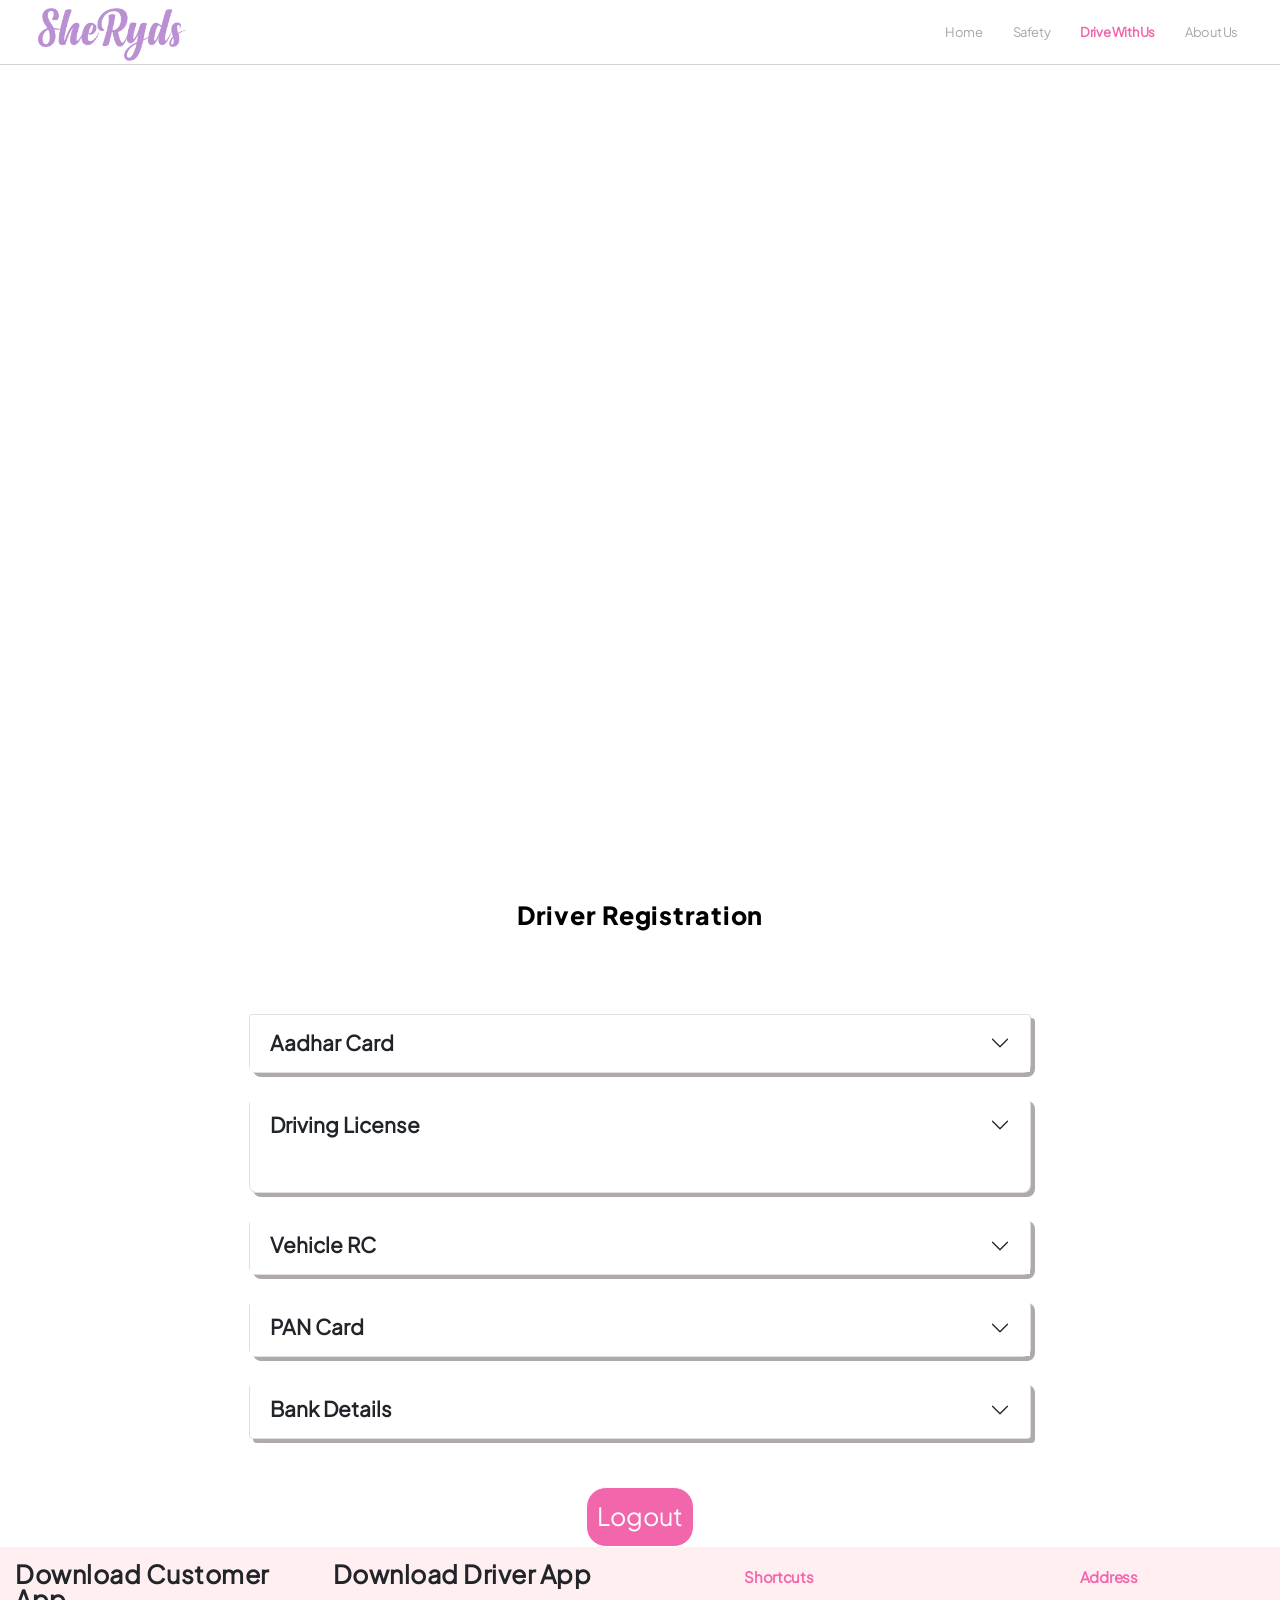
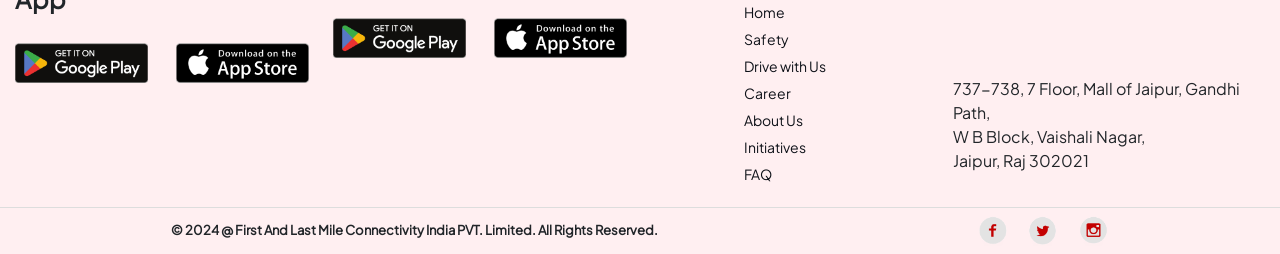
<file: registration.html>
<!DOCTYPE html>
<html>

<head>
    <meta charset="utf-8" />
    <meta name="viewport" content="initial-scale=1, width=device-width" />

    <!-- <link rel="stylesheet" href="./global.css" /> -->


    <link rel="stylesheet"
        href="https://fonts.googleapis.com/css2?family=Plus Jakarta Sans:wght@400;500;600;700;800&display=swap" />
    <link rel="stylesheet" href="Styles/header.css">
    <link rel="stylesheet" href="Styles/classy-nav.css">

    <link rel="stylesheet" href="Styles/style.css">
    <link rel="stylesheet" href="assets/css/bootstrap.min.css">

    <!-- RESPONSIVE CSS  -->

    <link rel="stylesheet" href="Styles/Responsive/XL.css">
    <link rel="stylesheet" href="Styles/Responsive/L.css">
    <link rel="stylesheet" href="Styles/Responsive/M.css">
    <link rel="stylesheet" href="Styles/Responsive/S.css">

    <link rel="stylesheet" href="https://cdn.jsdelivr.net/npm/bootstrap-icons@1.10.2/font/bootstrap-icons.css">
    <link rel="stylesheet" href="https://cdnjs.cloudflare.com/ajax/libs/font-awesome/6.0.0-beta3/css/all.min.css">

    <script src="https://ajax.googleapis.com/ajax/libs/jquery/3.6.0/jquery.min.js"></script>


    <script>
        window.dataLayer = window.dataLayer || [];

        function gtag() {
            dataLayer.push(arguments);
        }
        gtag('js', new Date());
        gtag('config', 'UA-23581568-13');
    </script>


    <style>
        .icon-container {
            margin-left: 10px;
            display: flex;

            align-items: center;
        }

        .accordion-button.success .icon-container {
            color: rgb(6, 80, 6);
        }

        .accordion-button.error .icon-container {
            color: #c30000;
        }
    </style>

    <script src="JS/jquery.min.js"></script>
</head>

<body>

    <section>
        <header class="header-area">
            <div class="main-header-area">
                <div class="classy-nav-container breakpoint-off">
                    <nav class="classy-navbar justify-content-between" id="uzaNav">
                        <a class="nav-brand" href="index.html"><img src="she_ryds_img/she_logo.png"
                                alt="Ryder Logo"></a>
                        <div class="classy-navbar-toggler">
                            <span class="navbarToggler"><span></span><span></span><span></span></span>
                        </div>

                        <div class="classy-menu">

                            <div class="classycloseIcon">
                                <div class="cross-wrap"><span class="top"></span><span class="bottom"></span></div>
                            </div>

                            <div class="classynav">
                                <div>
                                    <ul id="nav" class="home-parent">
                                        <li class=" text-decoration-none nav-items"><a href="./index.html">Home</a></li>
                                        <li class=" text-decoration-none nav-items"><a href="safety.html">Safety</a>
                                        </li>
                                        <li class="text-decoration-none nav-items current-item"><a
                                                href="Drive_with_us.html">Drive
                                                with us</a></li>
                                        <li class="text-decoration-none nav-items"><a href="about_us.html">About
                                                Us</a></li>
                                        <!-- <li class="text-decoration-none nav-items"><a href="initiatives.html">Our
                                                Initiatives</a></li> -->
                                    </ul>
                                </div>

                                <!-- <div>|</div> -->

                                <!-- <div class="login-register-btn mx-3" data-toggle="modal" data-target="#customer-login">
                                    <a href="login.html">

                                        <div class="log-in">Log In</div>
                                    </a>
                                </div> -->
                            </div>
                        </div>
                    </nav>
                </div>
            </div>
        </header>
    </section>

    <main>

        <section>
            <div class=" registraion-top home-section">
                <div class=" home-text with-us-text">
                    <div class="side-text drive-text">

                        <!-- <span class="line-2">Become A</span><br> -->
                        <span class="line-3  reg-line">"Registration"</span><br>
                        <!-- <span class="line-4">With Us</span> -->
                    </div>

                    <!-- <div class="btn-2 rydr-btn mt-5">
                        <button class="btn-sec "><a href="">Registration</a></button>
                    </div> -->


                </div>

            </div>
        </section>


        <section id="registrationForm">
            <!-- <form id="main-form"> -->
            <div class="container page-margin d-flex flex-column justify-content-center align-items-center ">
                <h2 class="text-center sub-heading">Driver Registration</h2>
                <div class="accordion" id="accordionExample">
                    <!-- <div class="accordion-item mt-4">
                        <h2 class="accordion-header" id="headingOne">
                            <button class="accordion-button collapsed super-sub-points" type="button"
                                data-toggle="collapse" data-target="#collapseOne" aria-expanded="false"
                                aria-controls="collapseOne">
                                Profile Info
                                <span class="icon-container" id="icon-headingOne"></span>
                                <span class="remark"></span>
                            </button>
                        </h2>
                        <div id="collapseOne" class="accordion-collapse collapse " aria-labelledby="headingOne"
                            data-bs-parent="#accordionExample">
                            <div class="accordion-body">

                                <form id="profile-form">
                                    <div class="d-flex justify-content-center align-items-center">
                                        <div class="circle-profile-icon">
                                            <input type="file" id="profile_image" name="profile_image" accept="image/*"
                                                onchange="previewprofileImage(event)">
                                            <label for="profile_image">
                                                <img id="previewprofile" src="Images/profile-user.png"
                                                    alt="Profile Icon">
                                            </label>
                                        </div>
                                    </div>

                                    <div class="mb-3">
                                        <label for="username" class="col-form-label">Full name:</label>
                                        <input type="text" class="form-control" id="username" name="username" required>
                                    </div>

                                    <div class="mb-3">
                                        <label for="mobile" class="col-form-label">Mobile:</label>
                                        <input type="number" class="form-control" id="mobile" name="mobile" required
                                            disabled>
                                    </div>
                                    <div class="mb-3">
                                        <label for="email" class="col-form-label">Email:</label>
                                        <input type="email" class="form-control" id="email" name="email" required>
                                    </div>
                                    <div class="mb-3">
                                        <label for="address" class="col-form-label">Address:</label>
                                        <textarea class="form-control" id="address" name="address" rows="3"
                                            required></textarea>
                                    </div>
                                    <div class="">
                                        <div class="mb-3 row">
                                            <label for="pincode" class="col-sm-3 col-form-label">Pincode:</label>
                                            <div class="col-sm-10">
                                                <input type="text" class="form-control" id="pincode" name="pincode"
                                                    maxlength="6" required>
                                            </div>
                                        </div>
                                        <div class="mb-3 row">
                                            <label for="city" class="col-sm-3 col-form-label">City:</label>
                                            <div class="col-sm-10">
                                                <input type="text" class="form-control" id="city" name="city" required>
                                            </div>
                                        </div>
                                    </div>
                                    <div class="mb-3 row">
                                        <label for="state" class="col-sm-3 col-form-label">State:</label>
                                        <div class="col-sm-10">
                                            <input type="text" class="form-control" id="state" name="state" required>
                                        </div>
                                    </div>
                                    <div class="mb-3 row">
                                        <label for="blood_group" class="col-sm-9 col-lg-4 col-md-6 col-form-label">Blood
                                            Group:</label>
                                        <div class="col-sm-10">
                                            <select class="form-select" id="blood_group" name="blood_group" required>
                                                <option value="">Select Blood Group</option>
                                                <option value="A+">A+</option>
                                                <option value="A-">A-</option>
                                                <option value="B+">B+</option>
                                                <option value="B-">B-</option>
                                                <option value="AB+">AB+</option>
                                                <option value="AB-">AB-</option>
                                                <option value="O+">O+</option>
                                                <option value="O-">O-</option>
                                            </select>
                                        </div>
                                    </div>
                                    <div class="mb-3 row">
                                        <label for="dob" class="col-sm-9 col-lg-4 col-md-6 col-form-label">Date of
                                            Birth:</label>
                                        <div class="col-sm-10">
                                            <input type="date" class="form-control" id="dob" name="dob" required>
                                        </div>
                                    </div>
                                    <div class="mb-3 row">
                                        <label class="col-sm-3 col-form-label">Gender:</label>
                                        <div class="col-sm-10 gender">
                                            <div class="form-check form-check-inline">
                                                <input class="form-check-input" type="radio" name="gender" id="male"
                                                    value="male" required>
                                                <label class="form-check-label" for="male">Male</label>
                                            </div>
                                            <div class="form-check form-check-inline">
                                                <input class="form-check-input" type="radio" name="gender" id="female"
                                                    value="female">
                                                <label class="form-check-label" for="female">Female</label>
                                            </div>
                                            <div class="form-check form-check-inline">
                                                <input class="form-check-input" type="radio" name="gender" id="other"
                                                    value="other">
                                                <label class="form-check-label" for="other">Other</label>
                                            </div>
                                        </div>
                                    </div>
                                    <div class="text-center gap-2">
                                        <button type="button" class=" next-btn" id="profile-next">Next</button>
                                    </div>


                                </form>

                            </div>
                        </div>
                    </div> -->



                    <!-- Aadhar Card Accordian  -->

                    <div class="accordion-item mt-4">
                        <h2 class="accordion-header" id="headingOne">
                            <button class="accordion-button collapsed super-sub-points" type="button"
                                data-toggle="collapse" data-target="#collapseOne" aria-expanded="false"
                                aria-controls="collapseOne"
                                onclick="handleAccordionClick('aadhaar_number', 'aadhar-next')">
                                Aadhar Card
                                <span class="icon-container" id="icon-headingOne"></span>
                                <span class="remark"></span>
                            </button>
                        </h2>
                        <div id="collapseOne" class="accordion-collapse collapse" aria-labelledby="headingOne"
                            data-bs-parent="#accordionExample">
                            <div class="accordion-body">
                                <form id="aadhaar-card-form">
                                    <div class="mb-3" id="aadhar_number_section">
                                        <label for="aadhaar_number" class="col-form-label">Aadhaar Card Number:</label>
                                        <input type="text" class="form-control" id="aadhaar_number"
                                            name="aadhaar_number" placeholder="Enter Aadhaar Card number" required>
                                        <div class="feedback" id="addhar_feedback" style="display: none;">Please
                                            wait for a while
                                            for OTP regeneration</div>
                                    </div>
                                    <div class="mb-3" id="aadhar_otp_section" style="display: none;">
                                        <label for="aadhaar_number" class="col-form-label">Enter OTP:</label>
                                        <input type="number" class="form-control" id="aadhaar_otp" name="aadhaar_otp"
                                            placeholder="Enter 6 digit OTP" required>
                                    </div>
                                    <div class=" text-center gap-2" id="aadhar_btn_div">
                                        <button type="button" class="next-btn" id="aadhar-next">Next</button>
                                    </div>
                                    <div class=" text-center gap-2">
                                        <button type="button" class="next-btn" id="aadhar-otp-verify"
                                            style="display: none;">Verify
                                            OTP</button>
                                    </div>

                                    <div id="aadhar_details" class="mt-3" style="display: none;">
                                        <span><strong>Name:</strong></span> <span id="aadhar_name"></span>
                                        <br>
                                        <span><strong>Gender:</strong></span> <span id="aadhar_gender"></span>
                                        <br>
                                        <span><strong>DOB:</strong></span> <span id="aadhar_dob"></span>
                                        <br>
                                        <span><strong>Permanent Address:</strong></span> <span
                                            id="aadhar_permanent_address"></span>
                                        <br>
                                        <br>
                                        <div class="mb-3">
                                            <label for="currentAddressField" class="col-form-label">Current
                                                Address:</label>
                                            <input type="checkbox" id="same_address" onchange="toggleCurrentAddress()">
                                            Same as Permanent Address
                                            <textarea class="form-control" id="currentAddressField"
                                                name="currentAddressField" rows="3" required></textarea>
                                        </div>

                                        <div class=" text-center gap-2">
                                            <button type="button" class="next-btn" id="aadhar-Submit-add"
                                                onclick="ConfirmDocument('AADHAR', aadhar)">Submit</button>
                                        </div>



                                    </div>
                                </form>
                            </div>
                        </div>
                    </div>

                    <!-- Driving License Accordion -->

                    <div class="accordion-item mt-4">
                        <h2 class="accordion-header" id="headingTwo">
                            <button class="accordion-button collapsed super-sub-points" type="button"
                                data-toggle="collapse" data-target="#collapseTwo" aria-expanded="false"
                                aria-controls="collapseTwo"
                                onclick="handleAccordionClick('dl_number', 'driving-license-next')">
                                Driving License
                                <span class="icon-container" id="icon-headingOne"></span>
                            </button>
                            <span class="remark"></span>
                        </h2>
                        <div id="collapseTwo" class="accordion-collapse collapse" aria-labelledby="headingTwo"
                            data-bs-parent="#accordionExample">
                            <div class="accordion-body">
                                <form id="driving-license-form">
                                    <div class="mb-3">
                                        <label for="dl_number" class="col-form-label">DL Number:</label>

                                        <input type="text" class="form-control" id="dl_number" name="dl_number"
                                            placeholder='' required>

                                        <div class="d-flex justify-content-center mt-2">
                                            <span class="edit-icon" style=" display: none;" id="Dl_edit">Change DL
                                                Number <i class="fas fa-edit"></i></span>
                                        </div>

                                    </div>

                                    <div class="DL_details" id="DL_details" style="display: none;">

                                    </div>
                                    <div class="text-center gap-2" id="btn-div">
                                        <button type="button" class=" next-btn"
                                            id="driving-license-next">Verify</button>
                                    </div>

                                    <div class="text-center gap-2 mt-3" id="dl_div">
                                        <button type="button" class=" next-btn" id="Dl_details_confirm"
                                            onclick="ConfirmDocument('DL', DL)" style="display: none;">Confirm</button>
                                    </div>
                                    <!-- <span class="remark" style="display: none;"></span> -->
                                </form>
                            </div>
                        </div>
                    </div>

                    <!-- Vehicle RC Accordian  -->

                    <div class="accordion-item mt-4">
                        <h2 class="accordion-header" id="headingThree">
                            <button class="accordion-button collapsed super-sub-points" type="button"
                                data-toggle="collapse" data-target="#collapseThree" aria-expanded="false"
                                aria-controls="collapseThree">
                                Vehicle RC
                                <span class="icon-container" id="icon-headingOne"></span>
                                <span class="remark"></span>
                            </button>
                        </h2>
                        <div id="collapseThree" class="accordion-collapse collapse" aria-labelledby="headingThree"
                            data-bs-parent="#accordionExample">
                            <div class="accordion-body">
                                <form id="vehicle-rc-form">


                                    <div class="mb-3">
                                        <label for="vehicle_number" class="col-form-label">Enter Vehicle Number:</label>
                                        <input type="text" class="form-control" id="vehicle_number"
                                            name="vehicle_number">
                                        <div class="d-flex justify-content-center mt-2">
                                            <span class="edit-icon" style=" display: none;" id="vehicle_edit">Change
                                                Vehicle
                                                Number<i class="fas fa-edit"></i></span>
                                        </div>
                                    </div>

                                    <div class="vehicle_details" id="vehicle_details">

                                    </div>

                                    <div class="text-center gap-2" id="rc_btn_div">
                                        <button type="button" class="next-btn" id="vehicle-rc-next">Next</button>
                                    </div>
                                    <div class="text-center gap-2 mt-3" id="rc_div">
                                        <button type="button" class=" next-btn" id="rc_details_confirm"
                                            onclick="ConfirmDocument('RC', RC)" style="display: none;">Confirm</button>
                                    </div>
                                </form>
                            </div>
                        </div>
                    </div>

                    <!-- PAN Card Accordion -->
                    <div class="accordion-item mt-4">
                        <h2 class="accordion-header" id="headingFour">
                            <button class="accordion-button collapsed super-sub-points" type="button"
                                data-toggle="collapse" data-target="#collapseFour" aria-expanded="false"
                                aria-controls="collapseFour">
                                PAN Card
                                <span class="icon-container" id="icon-headingOne"></span>
                                <span class="remark"></span>
                            </button>
                        </h2>
                        <div id="collapseFour" class="accordion-collapse collapse" aria-labelledby="headingFour"
                            data-bs-parent="#accordionExample">
                            <div class="accordion-body">
                                <form id="pan-card-form">
                                    <div class="mb-3">
                                        <label for="pan_number" class="col-form-label">PAN Card Number:</label>
                                        <input type="text" class="form-control" id="pan_number" name="pan_number"
                                            placeholder="Enter PAN Card number" required>
                                        <div class="d-flex justify-content-center mt-2">
                                            <span class="edit-icon" style=" display: none;" id="pan_edit">Change
                                                PAN
                                                Number<i class="fas fa-edit"></i></span>
                                        </div>
                                    </div>

                                    <div class="pan_details" id="pan_details">

                                    </div>
                                    <div class="text-center gap-2" id="pan_btn_div">
                                        <button type="button" class=" next-btn" id="pan-card-next">Next</button>
                                    </div>
                                    <div class="text-center gap-2 mt-3" id="pan_div">
                                        <button type="button" class=" next-btn" id="pan_details_confirm"
                                            onclick="ConfirmDocument('PAN', pan)"
                                            style="display: none;">Confirm</button>
                                    </div>
                                </form>
                            </div>
                        </div>
                    </div>

                    <!-- Bank Details Accordion -->
                    <div class="accordion-item mt-4">
                        <h2 class="accordion-header" id="headingFive">
                            <button class="accordion-button collapsed super-sub-points" type="button"
                                data-toggle="collapse" data-target="#collapseFive" aria-expanded="false"
                                aria-controls="collapseFive">
                                Bank Details
                                <span class="icon-container" id="icon-headingOne"></span>
                                <span class="remark"></span>
                            </button>
                        </h2>
                        <div id="collapseFive" class="accordion-collapse collapse" aria-labelledby="headingFive"
                            data-bs-parent="#accordionExample">
                            <div class="accordion-body">
                                <div class="d-flex flex-column justify-content-center align-items-center">
                                    <div>
                                        <h4>Please select one method to Receive your payment:</h4>
                                    </div>
                                    <div class="d-flex justify-content-center align-items-center mt-4 mb-5 gap-5">

                                        <div class=" center_div border-bottom " id="btn-bank-details"
                                            style="cursor: pointer;">
                                            <h4 class="" id="bank">Bank Acc.
                                            </h4>
                                        </div>
                                        <div>
                                            <h4>|</h4>
                                        </div>
                                        <div class=" center_div border-bottom" id="btn-upi" style="cursor: pointer;">
                                            <h4 class="" id="upi">UPI</h4>
                                        </div>
                                    </div>
                                </div>

                                <form id="bank-details-form">
                                    <div id="bank-details-section" class="d-none">
                                        <div class="mb-3">
                                            <label for="username" class="col-form-label">Username:</label>
                                            <input type="text" class="form-control" id="username" name="username">
                                        </div>
                                        <div class="mb-3">
                                            <label for="acc-number" class="col-form-label">Account Number:</label>
                                            <input type="text" class="form-control" id="acc-number" name="acc-number">
                                        </div>
                                        <div class="mb-3">
                                            <label for="confirm-acc-number" class="col-form-label">Confirm Account
                                                Number:</label>
                                            <input type="text" class="form-control" id="confirm-acc-number"
                                                name="confirm-acc-number">
                                            <div class="invalid-feedback" id="acc-number-feedback">Account numbers do
                                                not match.</div>
                                        </div>
                                        <div class="mb-3">
                                            <label for="ifsc-code" class="col-form-label">IFSC Code:</label>
                                            <input type="text" class="form-control" id="ifsc-code" name="ifsc-code"
                                                aria-describedby="ifsc-code-feedback">
                                            <div id="ifsc-code-feedback" class="invalid-feedback"></div>
                                            <div id="ifsc-code-branch" class="valid-feedback"></div>
                                        </div>
                                        <div class="mb-3" id="bank_name" style="display: none;">
                                            <label for="bank-name" class="col-form-label">Bank Name</label>
                                            <input type="text" class="form-control" id="bank-name" name="bank-name"
                                                readonly>
                                        </div>
                                        <div class="mb-3" id="branch_name" style="display: none;">
                                            <label for="branch-name" class="col-form-label">Branch Name</label>
                                            <input type="text" class="form-control" id="branch-name" name="branch-name"
                                                readonly>
                                        </div>

                                        <div class="text-center gap-2">
                                            <button type="button" class="next-btn" id="bank_submit">Submit</button>
                                        </div>
                                    </div>
                                    <div id="upi-section" class="d-none">
                                        <div class="mb-3">
                                            <label for="upi-id" class="col-form-label">UPI ID:</label>
                                            <input type="text" class="form-control" id="upi-id" name="upi-id">
                                        </div>

                                        <div class="text-center gap-2">
                                            <button type="button" class="next-btn" id="upi_submit">Submit</button>
                                        </div>
                                    </div>



                                </form>
                            </div>
                        </div>
                    </div>


                </div>
            </div>

            <div class="d-flex justify-content-center mt-5">
                <button class="reg-but" onclick="logout()">
                    Logout
                </button>
            </div>

            <!-- <div class="text-center mt-3">
                <button type="submit" class=" reg-but" id="registration-submit">SUBMIT</button>
            </div> -->


            <!-- </form> -->
        </section>



    </main>


    <footer class="">
        <div class="">
            <div class="footer-section">

                <div class="col-lg-6 col-md-6 col-12 d-flex flex-row justify-content-around footer-apps">
                    <div class="download-app">
                        <p>Download Customer App</p>
                        <div class="app-links">
                            <a href="playstore-link"><img src="Images/Google_Play_Store_badge_EN.svg.png"
                                    alt="Play Store"></a>
                            <a href="applestore-link"><img src="Images/App_Store_Badge.svg (2).png"
                                    alt="Apple Store"></a>
                        </div>
                    </div>
                    <div class="download-app">
                        <p>Download Driver App</p>
                        <div class="app-links">
                            <a href="playstore-link"><img src="Images/Google_Play_Store_badge_EN.svg.png"
                                    alt="Play Store"></a>
                            <a href="applestore-link"><img src="Images/App_Store_Badge.svg (2).png"
                                    alt="Apple Store"></a>
                        </div>
                    </div>

                </div>


                <div class="col-lg-2 col-md-2 col-6 shortcuts">
                    <h5 class="footer-heading">Shortcuts</h5>
                    <div class="list-unstyled">
                        <li><a class="direct-links" href="index.html">Home</a></li>
                        <li><a class="direct-links" href="safety.html">Safety</a></li>
                        <li><a class="direct-links" href="drive_with_us.html">Drive with Us</a></li>
                        <li><a class="direct-links" href="about_us.html">Career</a></li>
                        <li><a class="direct-links" href="about_us.html">About Us</a></li>
                        <li><a class="direct-links" href="initiatives.html">Initiatives</a></li>
                        <li><a class="direct-links" href="faq.html">FAQ</a></li>
                    </div>
                </div>
                <div class="col-lg-3 col-md-3 add-sec col-6">
                    <h5 class="footer-heading">Address</h5>

                    <div class="add-div">
                        737-738, 7 Floor, Mall of Jaipur, Gandhi Path,
                        <br> W B Block, Vaishali Nagar,
                        <br> Jaipur, Raj 302021

                        </p>
                    </div>


                </div>



            </div>
            <div class="footer-bottom ">

                <div class="">
                    <p class="fw-bold">© 2024 @ First And Last Mile Connectivity India PVT. Limited. All Rights
                        Reserved.</p>
                </div>

                <div class="social-links mt-2 mb-2">
                    <a href="facebook-link"><img class="socialImg" src="Images/Facebook.png" alt=""></a>
                    <a href="twitter-link"><img class="socialImg" src="Images/Twitter.png" alt=""></a>
                    <a href="instagram-link"><img class="socialImg" src="Images/Instagram.png" alt=""></a>
                </div>
            </div>
        </div>
    </footer>


    </div>

    <script>
        const logout = () => {
            console.log('Logout')
            localStorage.clear();
            window.location.href = 'index.html';
        }
    </script>



    <script>
        // function previewprofileImage(event) {
        //     var input = event.target;
        //     var reader = new FileReader();

        //     reader.onload = function () {
        //         var img = document.getElementById('previewprofile');
        //         img.src = reader.result;
        //     };

        //     reader.readAsDataURL(input.files[0]);
        // }

        // // Retrieve data from localStorage
        // var mobileNumber = localStorage.getItem('mobileNumber');

        // // Check if mobileNumber is not null or undefined
        // if (mobileNumber) {
        //     // Set the value of the input field
        //     document.getElementById('mobile').value = mobileNumber;
        // }


        const aadhaarOtpInput = document.getElementById('aadhaar_otp');
        const aadhaarNumberInp = document.getElementById('aadhaar_number');

        aadhaarNumberInp.addEventListener('input', function (event) {
            const value = event.target.value;

            // Ensure only numbers are allowed (prevents unintended pasting)
            if (!/^\d+$/.test(value)) {
                aadhaarNumberInp.value = value.replace(/[^0-9]/g, '');
                return;
            }

            // Restrict to a maximum of 12 digits
            if (value.length > 12) {
                aadhaarNumberInp.value = value.slice(0, 12);
            }
        });

        aadhaarOtpInput.addEventListener('input', function (event) {
            const value = event.target.value;

            // Ensure only numbers are allowed (prevents unintended pasting)
            if (!/^\d+$/.test(value)) {
                aadhaarOtpInput.value = value.replace(/[^0-9]/g, '');
                return;
            }

            // Restrict to a maximum of 6 digits
            if (value.length > 6) {
                aadhaarOtpInput.value = value.slice(0, 6);
            }
        });

    </script>

    <script>
        document.getElementById('btn-bank-details').addEventListener('click', function () {

            document.getElementById('bank-details-section').classList.remove('d-none');
            document.getElementById('upi-section').classList.add('d-none');
            document.getElementById('bank').classList.add('button-span');
            document.getElementById('upi').classList.remove('button-span');
        });

        document.getElementById('btn-upi').addEventListener('click', function () {
            document.getElementById('bank').classList.remove('button-span');
            document.getElementById('upi').classList.add('button-span');
            document.getElementById('bank-details-section').classList.add('d-none');
            document.getElementById('upi-section').classList.remove('d-none');
        });

        document.getElementById('confirm-acc-number').addEventListener('input', function () {
            var accNumber = document.getElementById('acc-number').value;
            var confirmAccNumber = document.getElementById('confirm-acc-number').value;
            var feedback = document.getElementById('acc-number-feedback');
            var submitBtn = document.getElementById('submit-btn');

            if (accNumber !== confirmAccNumber) {
                feedback.style.display = 'block';
                submitBtn.disabled = true;
            } else {
                feedback.style.display = 'none';
                submitBtn.disabled = false;
            }
        });

        document.getElementById('acc-number').addEventListener('input', function () {
            document.getElementById('confirm-acc-number').dispatchEvent(new Event('input'));
        });
    </script>


    <script src="https://code.jquery.com/jquery-3.7.0.min.js"></script>
    <script src="JS/jquery.min.js"></script>
    <script src="assets/js/bootstrap.min.js"></script>
    <script src="assets/js/bootstrap.bundle.js"></script>
    <script src="assets/js/bootstrap.bundle.min.js"></script>
    <script src="assets/js/newBoot.js"></script>
    <script src="JS/Registration.js"></script>
    <script src="JS/contact-form.js"></script>
    <script src="JS/popper.min.js"></script>
    <script src="JS/uza.bundle.js"></script>
    <script src="JS/active.js"></script>








    <!-- Bootstrap JS Bundle with Popper -->
    <script src="https://maxcdn.bootstrapcdn.com/bootstrap/5.3.0/js/bootstrap.bundle.min.js"></script>
    <script>
        function toggleCurrentAddress() {
            const sameAddressCheckbox = document.getElementById('same_address');
            const permanentAddress = document.getElementById('aadhar_permanent_address').innerText;
            const currentAddressField = document.getElementById('currentAddressField');

            if (sameAddressCheckbox.checked) {
                currentAddressField.value = permanentAddress;
                currentAddressField.setAttribute('readonly', 'readonly');
            } else {
                currentAddressField.value = '';
                currentAddressField.removeAttribute('readonly');
            }

        }
    </script>

    <script>
        // $(document).ready(function () {
        //     $('.accordion-button').on('click', function () {
        //         var $iconContainer = $(this).find('.icon-container');
        //         var $accordionButton = $(this);

        //         // If the button is currently collapsed, it will expand
        //         if ($accordionButton.hasClass('collapsed')) {
        //             $iconContainer.html('<i class="fas fa-chevron-up"></i>');
        //         } else { // If the button is currently expanded, it will collapse
        //             $iconContainer.html('<i class="fas fa-chevron-down"></i>');
        //         }

        //         // Toggle other open accordions
        //         $('.accordion-button').not($accordionButton).each(function () {
        //             var $iconContainerOther = $(this).find('.icon-container');
        //             $(this).addClass('collapsed');
        //             $iconContainerOther.html('<i class="fas fa-chevron-down"></i>');
        //         });
        //     });

        //     // Set initial icon state
        //     $('.accordion-button.collapsed .icon-container').html('<i class="fas fa-chevron-down"></i>');
        // });
    </script>





    <!-- <script>
        document.addEventListener('DOMContentLoaded', (event) => {
            const yearSpan = document.getElementById('year');
            const curYear = new Date().getFullYear();
            yearSpan.textContent = curYear;
        });
    </script> -->


    <script async src="https://www.googletagmanager.com/gtag/js?id=UA-23581568-13"></script>

</body>

</html>
</file>
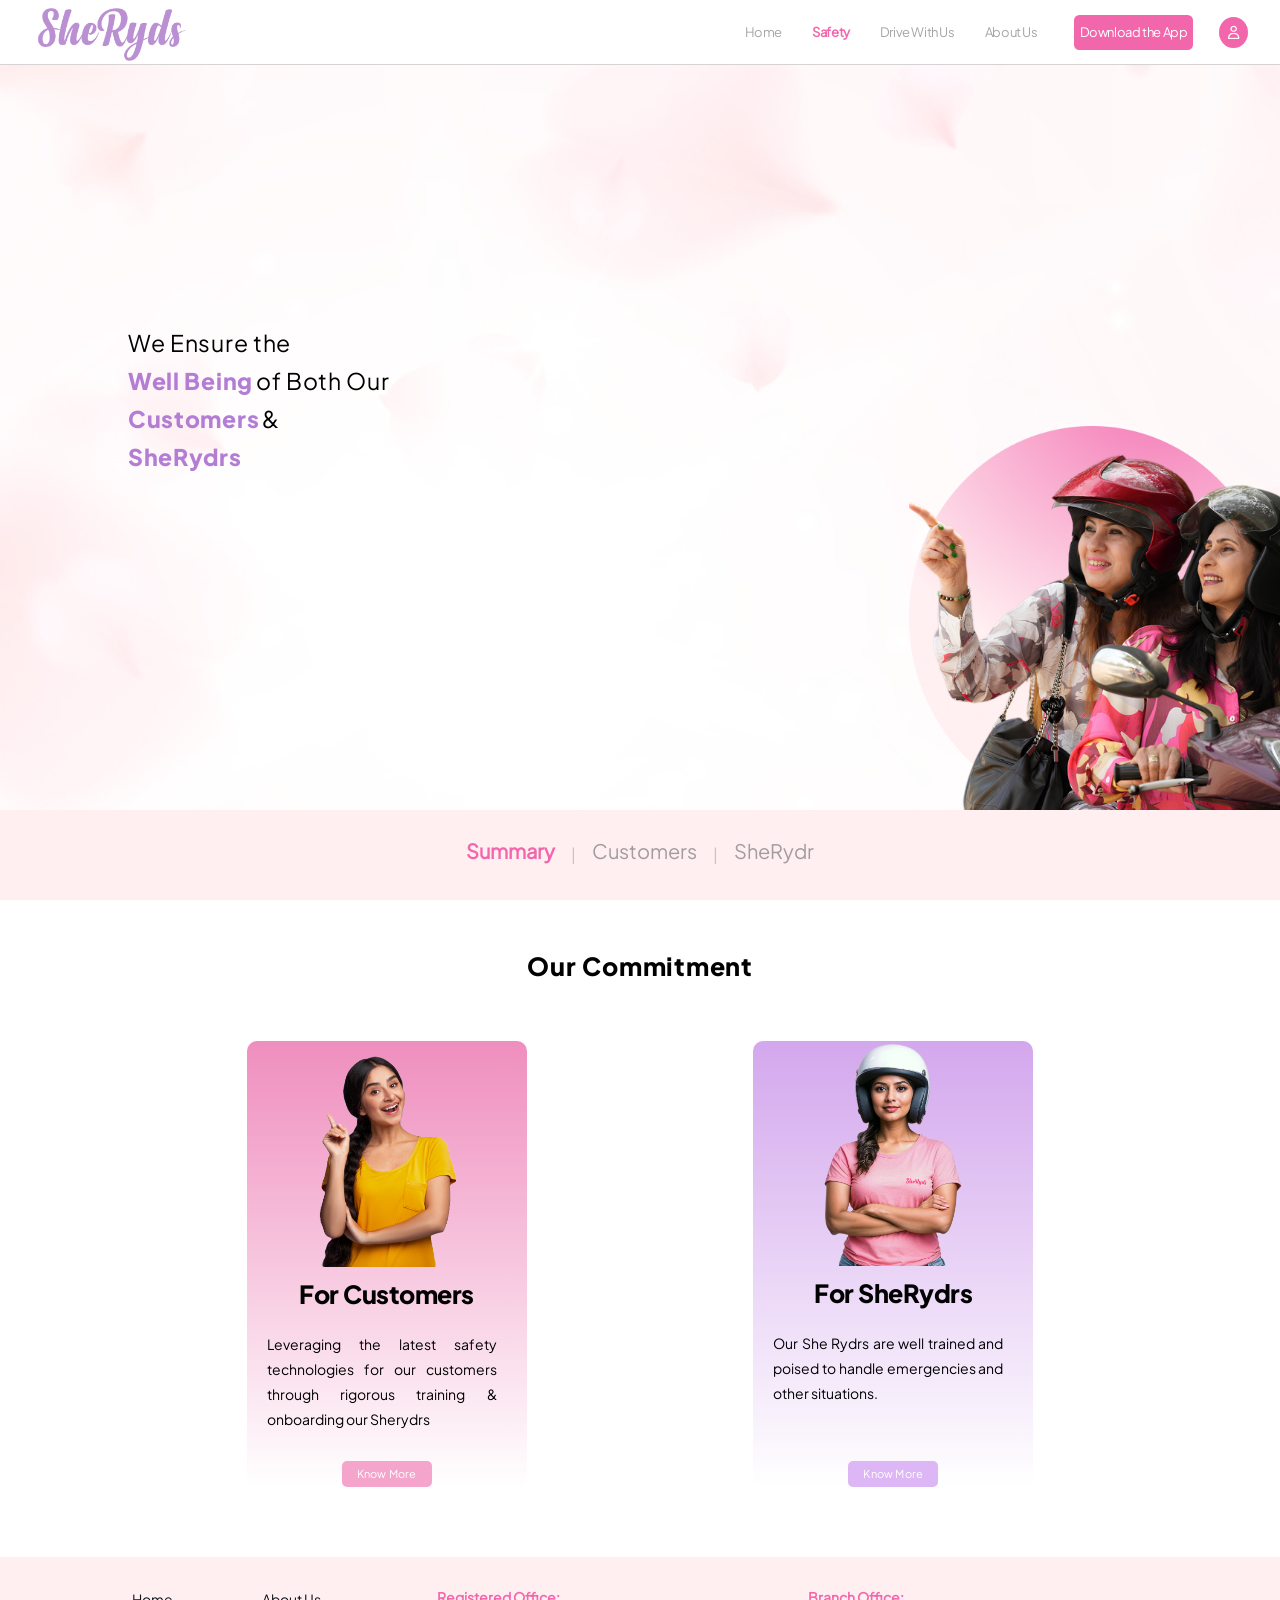
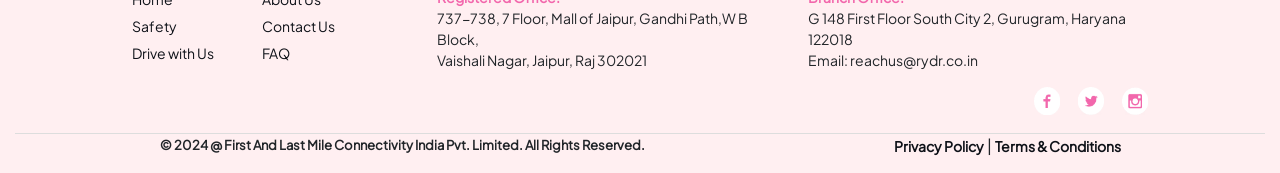
<file: safety.html>
<!DOCTYPE html>
<html>

<head>
    <meta charset="utf-8" />
    <meta name="viewport" content="initial-scale=1, width=device-width" />

    <!-- <link rel="stylesheet" href="./global.css" /> -->


    <link rel="stylesheet"
        href="https://fonts.googleapis.com/css2?family=Plus Jakarta Sans:wght@400;500;600;700;800&display=swap" />
    <link rel="stylesheet" href="Styles/header.css">
    <link rel="stylesheet" href="Styles/classy-nav.css">

    <link rel="stylesheet" href="Styles/style.css">
    <link rel="stylesheet" href="assets/css/bootstrap.min.css">

    <!-- RESPONSIVE CSS  -->

    <link rel="stylesheet" href="Styles/Responsive/XL.css">
    <link rel="stylesheet" href="Styles/Responsive/L.css">
    <link rel="stylesheet" href="Styles/Responsive/M.css">
    <link rel="stylesheet" href="Styles/Responsive/S.css">

    <link rel="stylesheet" href="https://cdnjs.cloudflare.com/ajax/libs/font-awesome/6.0.0-beta3/css/all.min.css">

    <script src="JS/jquery.min.js"></script>

    <style>
        .active-section {
            display: block;
        }

        .inactive-section {
            display: none;
        }

        .toggle-button {
            cursor: pointer;
        }

        .highlighted {
            font-weight: bold;
            color: #F267AC !important;
            /* Adjust the color as needed */
        }
    </style>

</head>

<body>
    <!-- <section> -->


    <!-- </section> -->



    <main>
        <header class="header-area">
            <div class="main-header-area">
                <div class="classy-nav-container breakpoint-off">
                    <nav class="classy-navbar justify-content-between" id="uzaNav">
                        <a class="nav-brand" href="index.html"><img src="she_ryds_img/she_logo.png"
                                alt="Ryder Logo"></a>
                        <div class="classy-navbar-toggler">
                            <span class="navbarToggler"><span></span><span></span><span></span></span>
                        </div>

                        <div class="classy-menu">

                            <div class="classycloseIcon">
                                <div class="cross-wrap"><span class="top"></span><span class="bottom"></span></div>
                            </div>

                            <div class="classynav">
                                <div>
                                    <ul id="nav" class="home-parent">
                                        <li class="  text-decoration-none nav-items"><a href="./index.html">Home</a>
                                        </li>
                                        <li class=" current-item text-decoration-none nav-items"><a
                                                href="safety.html">Safety</a>
                                        </li>
                                        <li class="text-decoration-none nav-items"><a href="drive_with_us.html">Drive
                                                with us</a></li>
                                        <li class="text-decoration-none nav-items"><a href="about_us.html">About
                                                Us</a></li>
                                        <!-- <li class="text-decoration-none nav-items"><a href="initiatives.html">Our
                                                    Initiatives</a></li> -->
                                    </ul>
                                </div>
                                <!-- <div>|</div> -->

                                <div class="login-register-btn mx-3">
                                    <a href="#" data-toggle="modal" data-target="#myModal">
                                        <div class="log-in">Download the App</div>
                                    </a>
                                </div>
                                <div class="login-register-btn" data-toggle="modal" id="loginButton"
                                    data-target="#customer-login">
                                    <!-- <a href="login.html">
                                    <div class="log-in">Log In</div>
                                </a> -->
                                </div>
                            </div>
                        </div>
                    </nav>
                </div>
            </div>
        </header>
        <div class=" home-section safety-page-top">
            <div class=" home-text safety-page-text">
                <div class="side-text ">
                    <span class="line-1">We Ensure the</span> <br><span
                        style="color: #b47dd4; font-family: ExtraBoldPlusJakarta;" class="line-1">Well Being</span>
                    <span class="line-1">of Both Our</span>
                    <br>

                    <span style="color: #b47dd4; font-family: ExtraBoldPlusJakarta;" class="line-1">Customers</span>

                    <span class="line-1">&</span><br>

                    <span style="color: #b47dd4; font-family: ExtraBoldPlusJakarta;" class="line-1">SheRydrs</span>



                </div>


            </div>
            <div class='title-img safety-title'>
                <img src="she_ryds_img/safety_title.png" alt="">
            </div>


            <!-- <div class=" home-section safety-banner">
            <div class=" home-text safety-page-text safety-top-text">
                <div class="side-text ">
                    <span class="line-1 saf-1">We Ensure The</span><br>
                    <span class="line-2 saf-2"> Well Being</span><br>
                    <span class="line-1 saf-1">For Both Our</span><br>
                    <span class="line-2 saf-2">Customers <br class=""> & She Rydrs</span>
                </div>


            </div>
            <div class='title-img safety-banner-title'>
                <img src="she_ryds_img/safety_title.png" alt="">
            </div>

        </div> -->



            <!-- Modal Structure -->
            <div class="modal fade bd-example-modal-lg" id="myModal" tabindex="-1" role="dialog"
                aria-labelledby="myLargeModalLabel" aria-hidden="true">
                <div class="modal-dialog modal-lg">
                    <div class="modal-content">
                        <div class="modal-header">
                            <button type="button" class="close" data-dismiss="modal" aria-label="Close"><span
                                    aria-hidden="true">X</span></button>
                        </div>
                        <div class="modal-body">
                            <div class="modal-section">
                                <h5 class="text-center fw-bold">Customer App</h5>
                                <div class="app-links">
                                    <a href="playstore-link"><img src="Images/Google_Play_Store_badge_EN.svg.png"
                                            alt="Play Store"></a>
                                    <a href="applestore-link"><img src="Images/App_Store_Badge.svg (2).png"
                                            alt="Apple Store"></a>
                                </div>
                            </div>
                            <div class="modal-divider"></div>
                            <div class="modal-section">
                                <h5 class="text-center fw-bold">SheRydr App</h5>
                                <div class="app-links sherydr-app">
                                    <a href="playstore-link"><img src="Images/Google_Play_Store_badge_EN.svg.png"
                                            alt="Play Store"></a>
                                </div>
                            </div>
                        </div>
                    </div>
                </div>
            </div>

        </div>
        <div class="line-bg-grey">
            <h4 class="toggle-button" id="summary-btn">Summary</h4>
            <span style="font-weight: 500;"> | </span>
            <h4 class="toggle-button" id="customers-btn">Customers</h4>
            <span style="font-weight: 500;"> | </span>
            <h4 class="toggle-button" id="sherydr-btn">SheRydr</h4>
        </div>


        <section class="cust-safety-portion active-section" id="summary-part">
            <div class="cust-safety mt-3">
                <div class=" d-flex flex-column justify-content-center align-items-center commitment"
                    style="margin-top: 20px;">
                    <div>
                        <h4 class="sub-heading">Our Commitment</h4>
                    </div>
                    <div class="row safety-card-group">

                        <div class="col-md-3 d-flex commit-card">


                            <div class="card safety-card flex-fill d-flex flex-column customer-safety">
                                <div class="d-flex justify-content-center">
                                    <img class="card-img-top safety-card-img w-50"
                                        src="she_ryds_img/cust_safety_card.png" alt="Card image cap">
                                </div>
                                <div class="card-body safety-card-body flex-grow-1">
                                    <h5 class="card-title safety-card-title sub-heading">For Customers</h5>
                                    <p class="card-text safety-card-text">Leveraging the latest safety technologies for
                                        our customers through rigorous training & onboarding our Sherydrs</p>

                                </div>
                                <div>
                                    <button class="know-more toggle-button" id="customers-btn-2"
                                        style="background-color: #f5a5cc;">Know More</button>
                                </div>
                            </div>


                        </div>
                        <div class="col-md-3 d-flex commit-card">
                            <div class="card safety-card flex-fill d-flex flex-column driver-safety">
                                <div class="d-flex justify-content-center">
                                    <img class="card-img-top safety-card-img w-50" src="she_ryds_img/driver-safety.png"
                                        alt="Card image cap">
                                </div>
                                <div class="card-body safety-card-body flex-grow-1">
                                    <h5 class="card-title safety-card-title sub-heading">For SheRydrs</h5>
                                    <p class="card-text safety-card-text">Our She Rydrs are well trained and poised to
                                        handle emergencies and other situations.</p>


                                </div>
                                <div>
                                    <button class="know-more toggle-button" id="sherydr-btn-2"
                                        style="background-color: #ddb6f5;">Know More</button>
                                </div>

                            </div>
                        </div>

                    </div>

                </div>
            </div>
        </section>

        <section id="safety-cust-part" class="inactive-section">
            <!-- <div class="new-saf-head">
                <div class="new-saf-head-img">
                    <img src="she_ryds_img/cust_safety.png" alt="">
                </div>
                <div class="new-saf-head-desc">
                    <h2 class="sub-heading text-capitalize" style="margin-bottom: 0px;">Customers Safety</h2>
                    <p>By leveraging the latest safety technologies

                        and onboarding / training process for our SheRydrs.
                        <br>
                        Every ride is tracked by SheRyds, with access to
                        exact location of the rydr
                    </p>
                </div>


            </div> -->

            <div class="sherydr_verification section-margin">
                <div class="cust-safety-img col-md-6 col-lg-6 col-12">

                    <img src="she_ryds_img/for_cust.png" alt="">

                </div>

                <div class="col-md-6 col-lg-6 col-12 sherydr_verification_desc">
                    <h2 class="text-capitalize sub-heading mb-5" style="color:#F267AC;">Customers Safety</h2>
                    <p>Leveraging the latest safety technologies for our customers through rigorous training &
                        onboarding our Sherydrs. Every ride is tracked by Sheryds, with access to exact location of the
                        Sherydr.
                    </p>
                </div>

            </div>



            <div class="sherydr_verification section-margin">
                <div class="sherydr_verification_img col-md-6 col-lg-6">

                    <img src="she_ryds_img/verification-img.png" alt="">

                </div>

                <div class="col-md-6 col-lg-6 sherydr_verification_desc">
                    <h2 class="text-capitalize sub-heading mb-5" style="color:#F267AC;">SheRydr Verification</h2>
                    <p class="mb-0">Our customers safety is of prime importance to us and
                         to ensure each customers safety, security and comfort
                        we conduct stringent background verification of She Rydrs
                        before onboarding on our platform.</p>
                </div>

            </div>


            <section class="cust-safety-portion">
                <div class="cust-safety mt-lg-5 mb-lg-4">
                    <div class="d-flex justify-content-center align-items-center flex-column mb-1">
                        <h2 class="sub-heading text-capitalize">App Safety Features</h2>
                        <!-- <p class="under-safety">Rides are tracked by Rydr, with access to latitude and longitude Data.</p> -->
                    </div>

                    <div class="app-safety-feature">

                        <div class=" d-flex justify-content-center">
                            <div class=" safety-card-group">


                                <div class="card mb-5 flex-row col-md-5" style="background-color: #FFEFF1;">
                                    <div class="col-md-4 d-flex flex-column align-items-center col-4">
                                        <img src="she_ryds_img/trip-sharing.png" class="card-img left-img" alt="...">
                                        <h5 class="text-center app-title mt-3">Trip Sharing</h5>
                                    </div>
                                    <div class=" col-md-8 col-8">
                                        <div class="card-body app-body">
                                            <div class="card-description">
                                                <p class="card-text">Female Passengers can share
                                                    their trip status with their
                                                    respective emergency
                                                    contacts on SheRyds App after
                                                    the trip starts</p>

                                            </div>
                                        </div>
                                    </div>
                                </div>
                                <div class="card mb-5 flex-row col-md-5" style="background-color: #FFEFF1;">

                                    <div class="col-md-4 d-flex flex-column align-items-center col-4">
                                        <img src="she_ryds_img/info-masking.png" class="card-img left-img" alt="...">
                                        <h5 class="text-center app-title mt-3">Information Masking</h5>
                                    </div>
                                    <div class="col-md-8 col-8">
                                        <div class="card-body app-body">
                                            <div class="card-description">
                                                <p class="card-text">Female Passengers mobile
                                                    number is masked to protect
                                                    their privacy and interaction
                                                    with SheRydr happens only
                                                    through App.</p>
                                            </div>
                                        </div>
                                    </div>

                                </div>
                            </div>
                        </div>

                        <div class=" d-flex justify-content-center">
                            <div class=" safety-card-group">
                                <div class="card mb-5 flex-row col-md-5" style="background-color: #FFEFF1;">
                                    <div class="col-md-4 d-flex flex-column align-items-center col-4">
                                        <img src="she_ryds_img/QRT.png" class="card-img left-img" alt="...">
                                        <h5 class="text-center app-title mt-3">QRT : Quick Reaction Team</h5>
                                    </div>
                                    <div class="col-md-8 col-8">
                                        <div class="card-body app-body">
                                            <div class="card-description">
                                                <p class="card-text">In case of an emergency our QRT
                                                    swings into action and connects the
                                                    customer to the local PCR and
                                                    reach the location to ensure
                                                    customer safety.</p>

                                            </div>
                                        </div>
                                    </div>
                                </div>

                                <div class="card mb-5 flex-row col-md-5" style="background-color: #FFEFF1;">
                                    <div class="col-md-4 d-flex flex-column align-items-center col-4">
                                        <img src="she_ryds_img/app-cust.png" class="card-img left-img" alt="...">
                                        <h5 class="text-center app-title mt-3">Customer Support</h5>
                                    </div>
                                    <div class="col-md-8 col-8">
                                        <div class="card-body app-body">
                                            <div class="card-description">
                                                <p class="card-text">Customer and SheRydr can report any
                                                    kind
                                                    of
                                                    incidence or issues through the 24*7 support feature on the app post
                                                    &
                                                    during
                                                    the ride.</p>
                                            </div>
                                        </div>
                                    </div>
                                </div>
                            </div>
                        </div>

                        <div class=" d-flex justify-content-center">
                            <div class=" safety-card-group">

                                <div class="card mb-5 flex-row col-md-5" style="background-color: #FFEFF1;">

                                    <div class="col-md-4 d-flex flex-column align-items-center col-4">
                                        <img src="she_ryds_img/rating.png" class="card-img left-img" alt="...">
                                        <h5 class="text-center app-title mt-3">Two-way Rating System</h5>
                                    </div>
                                    <div class="col-md-8 col-8">
                                        <div class="card-body app-body">
                                            <div class="card-description">
                                                <p class="card-text">Post the ride, Customer and SheRydr
                                                    can
                                                    give
                                                    ratings to each other and any rating below 3 is flagged by us.
                                                    SheRyds
                                                    reaches
                                                    out
                                                    to them in 10 minutes to address their concern. The SheRydr is
                                                    terminated
                                                    immediately in case of any misconduct.</p>

                                            </div>
                                        </div>
                                    </div>

                                </div>

                                <div class="card mb-5 flex-row col-md-5" style="background-color: #FFEFF1;">
                                    <div class="col-md-4 d-flex flex-column align-items-center col-4">
                                        <img src="she_ryds_img/app-sos'.png" class="card-img left-img" alt="...">
                                        <h5 class="text-center app-title mt-3">SOS Button</h5>
                                    </div>
                                    <div class="col-md-8 col-8">
                                        <div class="card-body app-body">
                                            <div class="card-description">
                                                <p class="card-text">SOS button is a 24*7 support
                                                    feature in the App that
                                                    connects the customer with
                                                    the law enforcement agency,
                                                    she Ryds Support Team and
                                                    Quick Reaction Team to help
                                                    the customer in case of an
                                                    emergency.</p>
                                            </div>
                                        </div>
                                    </div>
                                </div>
                            </div>
                        </div>

                        <div class=" d-flex justify-content-center">
                            <div class=" safety-card-group">

                                <div class="card mb-5 flex-row col-md-5" style="background-color: #FFEFF1;">

                                    <div class="col-md-4 d-flex flex-column align-items-center col-4">
                                        <img src="she_ryds_img/she-info.png" class="card-img left-img" alt="...">
                                        <h5 class="text-center app-title mt-3">SheRydr Information</h5>
                                    </div>
                                    <div class="col-md-8 col-8">
                                        <div class="card-body app-body">
                                            <div class="card-description">
                                                <p class="card-text safety-card-text">Once a ride is booked by,
                                                    following details of SheRydrs
                                                    are sent to the female
                                                    passengers</p>
                                                <ol class="info-list" style="list-style: circle;">
                                                    <li>She Rydrs Name</li>
                                                    <li>
                                                        Vehicle Number
                                                    </li>
                                                    <li>
                                                        Vehicle Location
                                                    </li>
                                                    <li>
                                                        Star Rating of She Rydr
                                                    </li>
                                                </ol>

                                            </div>
                                        </div>
                                    </div>

                                </div>


                            </div>
                        </div>


                        <!-- <div class=" d-flex justify-content-center" style="margin-top: 20px;">
                            <div class="row safety-card-group">

                                <div class="col-md-3 d-flex app-card">
                                    <div class="card safety-card flex-fill d-flex flex-column">
                                        <img class="card-img-top safety-card-img" src="she_ryds_img/rating.png"
                                            alt="Card image cap">
                                        <div class="card-body safety-card-body flex-grow-1">
                                            <h5 class="card-title safety-card-title  ">Two-way Rating System</h5>
                                            <p class="card-text safety-card-text">Post the ride, Customer and SheRydr
                                                can
                                                give
                                                ratings to each other and any rating below 3 is flagged by us. SheRyds
                                                reaches
                                                out
                                                to them in 10 minutes to address their concern. The SheRydr is
                                                terminated
                                                immediately in case of any misconduct.</p>
                                        </div>
                                    </div>
                                </div>

                                <div class="col-md-3 d-flex app-card">
                                    <div class="card safety-card flex-fill d-flex flex-column">
                                        <img class="card-img-top safety-card-img" src="she_ryds_img/app-sos'.png"
                                            alt="Card image cap">
                                        <div class="card-body safety-card-body flex-grow-1">
                                            <h5 class="card-title safety-card-title">SOS Button</h5>
                                            <p class="card-text safety-card-text">SOS button is a 24*7 support
                                                feature in the App that
                                                connects the customer with
                                                the law enforcement agency,
                                                she Ryds Support Team and
                                                Quick Reaction Team to help
                                                the customer in case of an
                                                emergency.</p>
                                        </div>
                                    </div>
                                </div>

                                <div class="col-md-3 d-flex app-card">
                                    <div class="card safety-card flex-fill d-flex flex-column">
                                        <img class="card-img-top safety-card-img" src="she_ryds_img/she-info.png"
                                            alt="Card image cap">
                                        <div class="card-body safety-card-body flex-grow-1">
                                            <h5 class="card-title safety-card-title last-head">SheRydr Information</h5>
                                            <p class="card-text safety-card-text">Once a ride is booked by,
                                                following details of SheRydrs
                                                are sent to the female
                                                passengers</p>
                                            <ol class="info-list" style="list-style: circle;">
                                                <li>She Rydrs Name</li>
                                                <li>
                                                    Vehicle Number
                                                </li>
                                                <li>
                                                    Vehicle Location
                                                </li>
                                                <li>
                                                    Star Rating of She Rydr
                                                </li>
                                            </ol>
                                        </div>
                                    </div>
                                </div>



                            </div>

                        </div> -->


                    </div>
                </div>
            </section>
        </section>


        <section id="safety-sherydr-part" class="inactive-section">

            <div class="sherydr_verification section-margin">
                <div class="sherydr_verification_img col-md-6 col-lg-6">

                    <img src="she_ryds_img/for_she.png" alt="">

                </div>

                <div class="col-md-6 col-lg-6 sherydr_verification_desc">
                    <h2 class="text-capitalize sub-heading mb-5" style="color:#F267AC;">SheRydrs Safety</h2>
                    <p class="mb-0">All our SheRydrs are well trained and are equipped to handle themselves with poise
                        in case of any emergency and otherwise. All Rides are insured offering safety and security to
                        our SheRydrs.</p>
                </div>

            </div>

            <!-- Modal Structure -->
            <div class="modal fade bd-example-modal-lg" id="myModal" tabindex="-1" role="dialog"
                aria-labelledby="myLargeModalLabel" aria-hidden="true">
                <div class="modal-dialog modal-lg">
                    <div class="modal-content">
                        <div class="modal-header">
                            <button type="button" class="close" data-dismiss="modal" aria-label="Close"><span
                                    aria-hidden="true">X</span></button>
                        </div>
                        <div class="modal-body">
                            <div class="modal-section">
                                <h5 class="text-center fw-bold">Customer App</h5>
                                <div class="app-links">
                                    <a href="playstore-link"><img src="Images/Google_Play_Store_badge_EN.svg.png"
                                            alt="Play Store"></a>
                                    <a href="applestore-link"><img src="Images/App_Store_Badge.svg (2).png"
                                            alt="Apple Store"></a>
                                </div>
                            </div>
                            <div class="modal-divider"></div>
                            <div class="modal-section">
                                <h5 class="text-center fw-bold">SheRydr App</h5>
                                <div class="app-links sherydr-app">
                                    <a href="playstore-link"><img src="Images/Google_Play_Store_badge_EN.svg.png"
                                            alt="Play Store"></a>
                                </div>
                            </div>
                        </div>
                    </div>
                </div>
            </div>

            <!-- Drivers  -->
            <section class="cust-safety-portion mt-5">
                <div class="cust-safety">
                    <div class="app-safety-feature">


                        <div class=" d-flex justify-content-center">
                            <div class=" safety-card-group">
                                <div class="card mb-5 flex-row col-md-5" style="background-color: #FFEFF1;">
                                    <div class="col-md-4 d-flex flex-column align-items-center col-4">
                                        <img src="she_ryds_img/insurance.png" class="card-img left-img" alt="...">
                                        <h5 class="text-center app-title mt-3">Insurance</h5>
                                    </div>
                                    <div class="col-md-8 col-8">
                                        <div class="card-body app-body">
                                            <div class="card-description">
                                                <p class="card-text">Insurance can be claimed for any
                                                    accident
                                                    that
                                                    occurs during the
                                                    ride covering OPD charges, hospitalization and accidental benefit.
                                                </p>

                                            </div>
                                        </div>
                                    </div>
                                </div>

                                <div class="card mb-5 flex-row col-md-5" style="background-color: #FFEFF1;">
                                    <div class="col-md-4 d-flex flex-column align-items-center col-4">
                                        <img src="she_ryds_img/new-customer-service.png" class="card-img left-img"
                                            alt="...">
                                        <h5 class="text-center app-title mt-3">Customer Support</h5>
                                    </div>
                                    <div class="col-md-8 col-8">
                                        <div class="card-body app-body">
                                            <div class="card-description">
                                                <p class="card-text">Customer and She Rydr can report any
                                                    kind
                                                    of
                                                    incidence or issues
                                                    through the 24*7 support feature on the app post & during the ride.
                                                </p>
                                            </div>
                                        </div>
                                    </div>
                                </div>
                            </div>
                        </div>

                        <div class=" d-flex justify-content-center">
                            <div class=" safety-card-group">
                                <div class="card mb-5 flex-row col-md-5" style="background-color: #FFEFF1;">
                                    <div class="col-md-4 d-flex flex-column align-items-center col-4">
                                        <img src="she_ryds_img/sos.png" class="card-img left-img" alt="...">
                                        <h5 class="text-center app-title mt-3">QRT : Quick Reaction Team</h5>
                                    </div>
                                    <div class="col-md-8 col-8">
                                        <div class="card-body app-body">
                                            <div class="card-description">
                                                <p class="card-text">In case of an emergency our QRT
                                                    swings into action and connects the
                                                    customer to the local PCR and
                                                    reach the location to ensure
                                                    customer safety.
                                                </p>

                                            </div>
                                        </div>
                                    </div>
                                </div>

                                <div class="card mb-5 flex-row col-md-5" style="background-color: #FFEFF1;">
                                    <div class="col-md-4 d-flex flex-column align-items-center col-4">
                                        <img src="she_ryds_img/rating.png" class="card-img left-img" alt="...">
                                        <h5 class="text-center app-title mt-3">Two-way Rating System</h5>
                                    </div>
                                    <div class="col-md-8 col-8">
                                        <div class="card-body app-body">
                                            <div class="card-description">
                                                <p class="card-text">Post the ride, Customer and She Rydr
                                                    can
                                                    give
                                                    ratings to each other
                                                    and any rating below 3 is flagged by us. Rydr reaches out to them in
                                                    10
                                                    minutes to
                                                    address their concern. The Driver is terminated immediately in case
                                                    of
                                                    any
                                                    misconduct.
                                                </p>
                                            </div>
                                        </div>
                                    </div>
                                </div>
                            </div>
                        </div>
                        <!-- /////////////// -->
                        <!-- <div class=" d-flex justify-content-center">
                            <div class="row safety-card-group">
                                <div class="col-md-3 d-flex">
                                    <div class="card safety-card flex-fill d-flex flex-column">
                                        <img class="card-img-top safety-card-img" src="she_ryds_img/insurance.png"
                                            alt="Card image cap">
                                        <div class="card-body safety-card-body flex-grow-1">
                                            <h5 class="card-title safety-card-title">Insurance</h5>
                                            <p class="card-text safety-card-text">Insurance can be claimed for any
                                                accident
                                                that
                                                occurs during the
                                                ride covering OPD charges, hospitalization and accidental benefit.</p>
                                        </div>
                                    </div>
                                </div>
                                <div class="col-md-3 d-flex">
                                    <div class="card safety-card flex-fill d-flex flex-column">
                                        <img class="card-img-top safety-card-img"
                                            src="she_ryds_img/new-customer-service.png" alt="Card image cap">
                                        <div class="card-body safety-card-body flex-grow-1">
                                            <h5 class="card-title safety-card-title">Customer Support</h5>
                                            <p class="card-text safety-card-text">Customer and She Rydr can report any
                                                kind
                                                of
                                                incidence or issues
                                                through the 24*7 support feature on the app post & during the ride.</p>
                                        </div>
                                    </div>
                                </div>
                                <div class="col-md-3 d-flex">
                                    <div class="card safety-card  d-flex flex-column">
                                        <img class="card-img-top safety-card-img" src="she_ryds_img/sos.png"
                                            alt="Card image cap">
                                        <div class="card-body safety-card-body flex-grow-1">
                                            <h5 class="card-title safety-card-title">QRT : Quick Reaction Team</h5>
                                            <p class="card-text safety-card-text">In case of an emergency our QRT
                                                swings into action and connects the
                                                customer to the local PCR and
                                                reach the location to ensure
                                                customer safety.</p>
                                        </div>
                                    </div>
                                </div>
                                <div class="col-md-3 d-flex">
                                    <div class="card safety-card flex-fill d-flex flex-column">
                                        <img class="card-img-top safety-card-img" src="she_ryds_img/rating.png"
                                            alt="Card image cap">
                                        <div class="card-body safety-card-body flex-grow-1">
                                            <h5 class="card-title safety-card-title">Two-way Rating System</h5>
                                            <p class="card-text safety-card-text">Post the ride, Customer and She Rydr
                                                can
                                                give
                                                ratings to each other
                                                and any rating below 3 is flagged by us. Rydr reaches out to them in 10
                                                minutes to
                                                address their concern. The Driver is terminated immediately in case of
                                                any
                                                misconduct.</p>
                                        </div>
                                    </div>
                                </div>

                            </div>

                        </div> -->
                    </div>
                </div>

            </section>

        </section>

    </main>


    <footer class="footer">
        <div class="">
            <div class=" footer-section">

                <!-- <div class="col-lg-3 col-md-3 col-2 d-flex flex-column justify-content-center footer-apps"> -->
                <!-- <div class="download-app about_dow_app">
                            <p>Download Customer App</p>
                            <div class="app-links about_app_link">
                                <div class="playStore">
                                    <a href="playstore-link"><img src="Images/Google_Play_Store_badge_EN.svg.png"
                                            alt="Play Store"></a>
                                </div>

                                <div>
                                    <a href="applestore-link"><img src="Images/App_Store_Badge.svg (2).png"
                                            alt="Apple Store"></a>
                                </div>
                            </div>
                        </div> -->
                <!-- <div class="download-app about_dow_app">
                            <p>Download She Rydr App</p>
                            <div class="app-links about_app_link app-2">
                                <a href="playstore-link"><img src="Images/Google_Play_Store_badge_EN.svg.png"
                                        alt="Play Store"></a>

                            </div>
                        </div> -->
                <!-- <div class="social-links about-social-link">
                            <a href="facebook-link"><img class="socialImg" src="she_ryds_img/Facebook.png" alt=""></a>
                            <a href="twitter-link"><img class="socialImg" src="she_ryds_img/Twitter.png" alt=""></a>
                            <a href="https://www.instagram.com/she.ryds?igsh=MTJ3M3NyOHQxcnZnNg=="><img
                                    class="socialImg" src="she_ryds_img/Instagram.png" alt=""></a>
                        </div>
                    </div> -->


                <div class="col-lg-2 col-md-2 col-4 first-part d-flex flex-row justify-content-between">
                    <!-- <h5 class="footer-heading">Shortcuts</h5> -->
                    <div class="list-unstyled">
                        <li><a class="direct-links" href="index.html">Home</a></li>
                        <li><a class="direct-links" href="safety.html">Safety</a></li>
                        <li><a class="direct-links" href="drive_with_us.html">Drive with Us</a></li>
                        <!-- <li><a class="direct-links" href="about_us.html">Career</a></li> -->
                        <!-- <li><a class="direct-links" href="about_us.html">About Us</a></li> -->
                        <!-- <li><a class="direct-links" href="initiatives.html">Initiatives</a></li> -->
                        <!-- <li><a class="direct-links" href="faq.html">FAQ</a></li> -->
                    </div>
                    <div class="list-unstyled">
                        <!-- <li><a class="direct-links" href="about_us.html">Career</a></li> -->
                        <li><a class="direct-links" href="about_us.html">About Us</a></li>
                        <li><a class="direct-links" href="initiatives.html">Contact Us</a></li>
                        <li><a class="direct-links" href="faq.html">FAQ</a></li>
                    </div>
                </div>



                <div class="col-lg-7 col-md-7 add-sec col-6">
                    <!-- <h5 class="footer-heading">Address</h5> -->

                    <div class="addresses">
                        <div class="add-div">
                            <p><strong class="add">Registered Office:</strong><br>
                                737-738, 7 Floor, Mall of Jaipur, Gandhi Path,W B Block,
                                <br> Vaishali Nagar,

                                Jaipur, Raj 302021

                            </p>
                        </div>
                        <div class="add-div">
                            <p><strong class="add">Branch Office:</strong><br>
                                G 148 First Floor South City 2, Gurugram, Haryana 122018 <br>
                                Email: reachus@rydr.co.in</p>
                            <div>
                                <div class="social-links about-social-link">
                                    <a href="facebook-link"><img class="socialImg" src="she_ryds_img/Facebook.png"
                                            alt=""></a>
                                    <a href="twitter-link"><img class="socialImg" src="she_ryds_img/Twitter.png"
                                            alt=""></a>
                                    <a href="https://www.instagram.com/she.ryds?igsh=MTJ3M3NyOHQxcnZnNg=="><img
                                            class="socialImg" src="she_ryds_img/Instagram.png" alt=""></a>
                                </div>
                            </div>
                        </div>
                    </div>

                </div>


                <!-- <div class="col-lg-3 col-md-3 col-6 d-flex  flex-column align-item-center contact-sec">
                        <div>
                            <h5 class="footer-heading">Contact Us</h5>
                        </div>
                        <div>
                            <form class="contact-form contact-div">
                                <div>
                                    <input type="text" class="form-control" placeholder=" Name" id="connect-name"
                                        required>
                                    <input type="number" class="form-control" placeholder=" Phone" required name=""
                                        id="connect-phone">
                                    <input type="email" class="form-control" placeholder="Email" id="connect-email"
                                        required>
                                    <textarea class="form-control" rows="3" placeholder=" Message" id="connect-message"
                                        required></textarea>
                                </div>
                                <div>
                                    <button type="submit" class="log-in contact-btn"
                                        id="contact-submit">Contact</button>
                                </div>
                            </form>
                        </div>
                    </div> -->
            </div>
            <div class="footer-bottom ">

                <div class="">
                    <p class="fw-bold">© 2024 @ First And Last Mile Connectivity India Pvt. Limited. All Rights
                        Reserved.</p>
                </div>

                <div class="  footer-end">
                    <a class="fw-bold" href="privacy_policy.html">Privacy Policy</a>
                    <span> | </span>
                    <a class="fw-bold" href="terms&conditions.html">Terms & Conditions</a>
                </div>
            </div>
        </div>
    </footer>


    <script>

        document.getElementById('summary-btn').addEventListener('click', function () {
            document.getElementById('summary-part').classList.add('active-section');
            document.getElementById('summary-part').classList.remove('inactive-section');

            document.getElementById('safety-cust-part').classList.add('inactive-section');
            document.getElementById('safety-cust-part').classList.remove('active-section');

            document.getElementById('safety-sherydr-part').classList.add('inactive-section');
            document.getElementById('safety-sherydr-part').classList.remove('active-section');

            document.getElementById('summary-btn').classList.add('highlighted');
            document.getElementById('customers-btn').classList.remove('highlighted');
            document.getElementById('sherydr-btn').classList.remove('highlighted');
        });

        document.getElementById('customers-btn').addEventListener('click', function () {
            document.getElementById('safety-cust-part').classList.add('active-section');
            document.getElementById('safety-cust-part').classList.remove('inactive-section');
            document.getElementById('safety-sherydr-part').classList.add('inactive-section');
            document.getElementById('safety-sherydr-part').classList.remove('active-section');
            document.getElementById('summary-part').classList.add('inactive-section');
            document.getElementById('summary-part').classList.remove('active-section');

            document.getElementById('summary-btn').classList.remove('highlighted');
            document.getElementById('customers-btn').classList.add('highlighted');
            document.getElementById('sherydr-btn').classList.remove('highlighted');
        });

        document.getElementById('sherydr-btn').addEventListener('click', function () {
            document.getElementById('safety-sherydr-part').classList.add('active-section');
            document.getElementById('safety-sherydr-part').classList.remove('inactive-section');
            document.getElementById('safety-cust-part').classList.add('inactive-section');
            document.getElementById('safety-cust-part').classList.remove('active-section');
            document.getElementById('summary-part').classList.add('inactive-section');
            document.getElementById('summary-part').classList.remove('active-section');

            document.getElementById('summary-btn').classList.remove('highlighted');
            document.getElementById('sherydr-btn').classList.add('highlighted');
            document.getElementById('customers-btn').classList.remove('highlighted');
        });

        document.getElementById('customers-btn-2').addEventListener('click', function () {
            document.getElementById('safety-cust-part').classList.add('active-section');
            document.getElementById('safety-cust-part').classList.remove('inactive-section');
            document.getElementById('safety-sherydr-part').classList.add('inactive-section');
            document.getElementById('safety-sherydr-part').classList.remove('active-section');
            document.getElementById('summary-part').classList.add('inactive-section');
            document.getElementById('summary-part').classList.remove('active-section');

            document.getElementById('summary-btn').classList.remove('highlighted');
            document.getElementById('customers-btn').classList.add('highlighted');
            document.getElementById('sherydr-btn').classList.remove('highlighted');
        });

        document.getElementById('sherydr-btn-2').addEventListener('click', function () {
            document.getElementById('safety-sherydr-part').classList.add('active-section');
            document.getElementById('safety-sherydr-part').classList.remove('inactive-section');
            document.getElementById('safety-cust-part').classList.add('inactive-section');
            document.getElementById('safety-cust-part').classList.remove('active-section');
            document.getElementById('summary-part').classList.add('inactive-section');
            document.getElementById('summary-part').classList.remove('active-section');

            document.getElementById('summary-btn').classList.remove('highlighted');
            document.getElementById('sherydr-btn').classList.add('highlighted');
            document.getElementById('customers-btn').classList.remove('highlighted');
        });

    </script>
    <script>
        document.addEventListener('DOMContentLoaded', function () {
            if (document.getElementById('safety-cust-part').classList.contains('active-section')) {
                document.getElementById('customers-btn').classList.add('highlighted');
            } else if (document.getElementById('safety-sherydr-part').classList.contains('active-section')) {
                document.getElementById('sherydr-btn').classList.add('highlighted');
            } else if (document.getElementById('summary-part').classList.contains('active-section')) {
                document.getElementById('summary-btn').classList.add('highlighted');
            }
        });
    </script>


    <script src="JS/ProfileButton.js"></script>
    <script src="https://maxcdn.bootstrapcdn.com/bootstrap/4.5.2/js/bootstrap.min.js"></script>
    <script src="assets/js/bootstrap.min.js"></script>
    <script src="JS/ProfileButton.js"></script>
    <script src="JS/contact-form.js"></script>
    <script src="JS/popper.min.js"></script>


    <script src="JS/uza.bundle.js"></script>

    <script src="JS/active.js"></script>


    <!-- <script src="js/testimonial.js"></script> -->

    <script async src="https://www.googletagmanager.com/gtag/js?id=UA-23581568-13"></script>
    <script src="JS/CustAndDriver.js"></script>
</body>

</html>
</file>
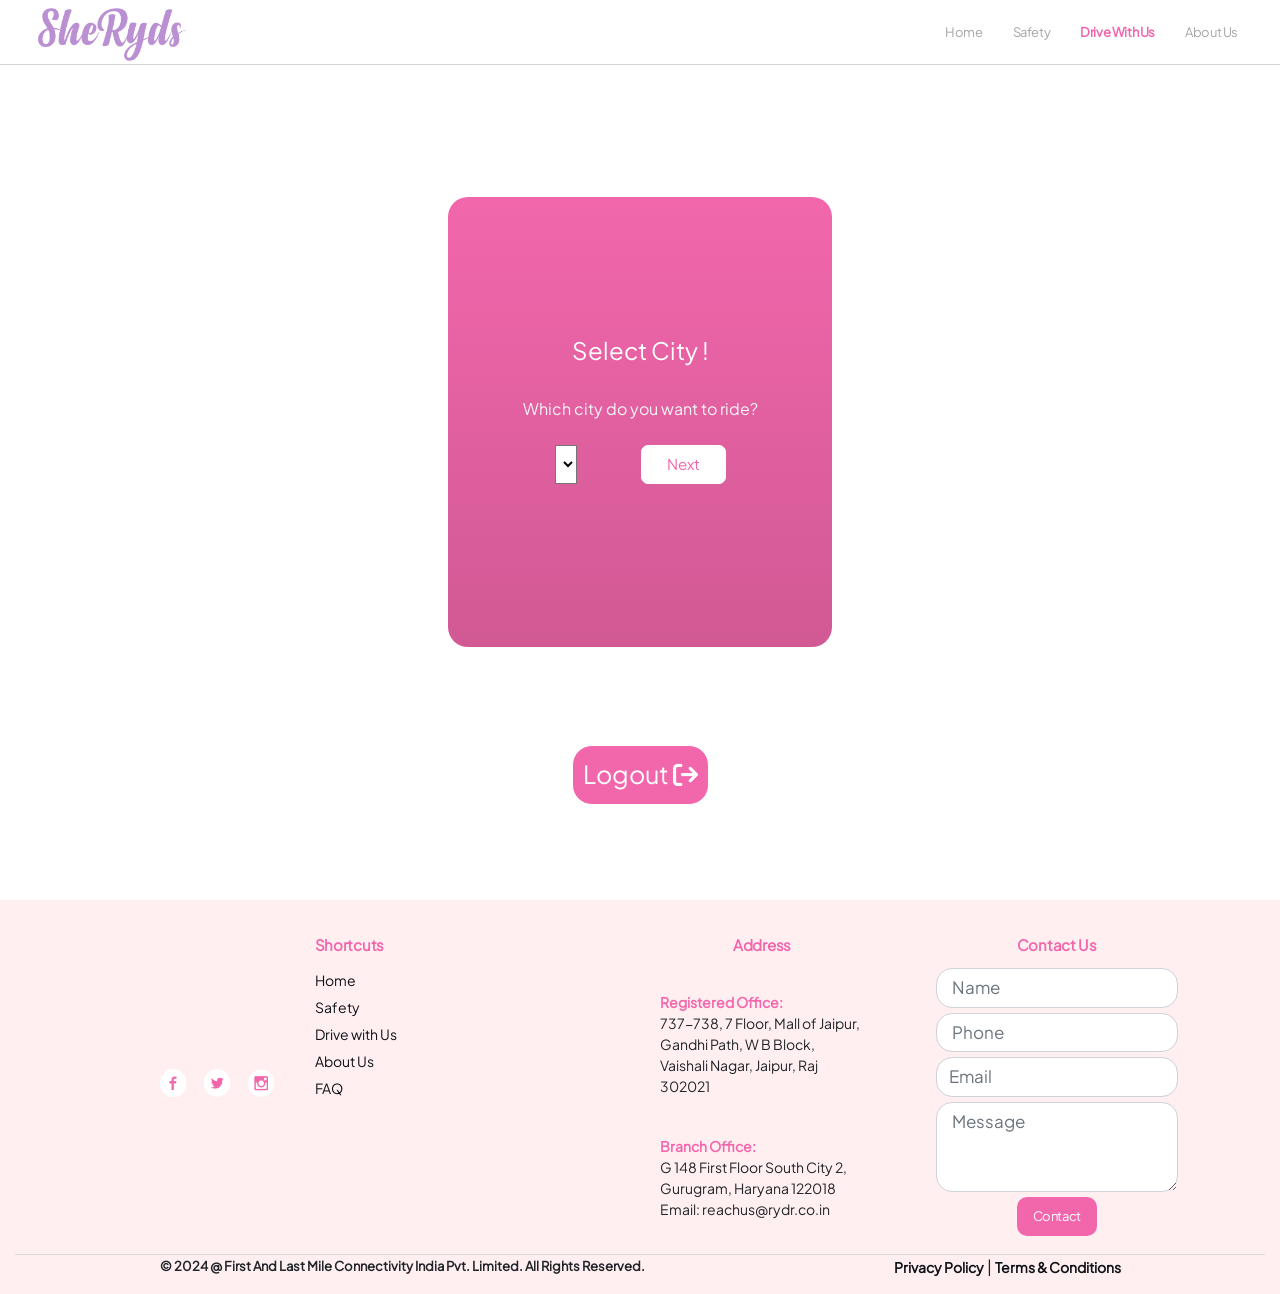
<file: SelectCities.html>
<!DOCTYPE html>
<html>

<head>
    <meta charset="utf-8" />
    <meta name="viewport" content="initial-scale=1, width=device-width" />

    <!-- <link rel="stylesheet" href="./global.css" /> -->


    <link rel="stylesheet"
        href="https://fonts.googleapis.com/css2?family=Plus Jakarta Sans:wght@400;500;600;700;800&display=swap" />
    <link rel="stylesheet" href="Styles/header.css">
    <link rel="stylesheet" href="Styles/classy-nav.css">

    <link rel="stylesheet" href="Styles/style.css">
    <link rel="stylesheet" href="assets/css/bootstrap.min.css">

    <!-- RESPONSIVE CSS  -->

    <link rel="stylesheet" href="Styles/Responsive/XL.css">
    <link rel="stylesheet" href="Styles/Responsive/L.css">
    <link rel="stylesheet" href="Styles/Responsive/M.css">
    <link rel="stylesheet" href="Styles/Responsive/S.css">

    <link rel="stylesheet" href="https://cdn.jsdelivr.net/npm/bootstrap-icons@1.10.2/font/bootstrap-icons.css">
    <link rel="stylesheet" href="https://cdnjs.cloudflare.com/ajax/libs/font-awesome/6.0.0-beta3/css/all.min.css">

    <script src="https://ajax.googleapis.com/ajax/libs/jquery/3.6.0/jquery.min.js"></script>


    <script>
        window.dataLayer = window.dataLayer || [];

        function gtag() {
            dataLayer.push(arguments);
        }
        gtag('js', new Date());
        gtag('config', 'UA-23581568-13');
    </script>


    <style>
        .form-control {
            border: 1px solid #ced4da;
            padding: .375rem .75rem;
            border-radius: .25rem;
        }

        .form-control.error {
            border-color: red;
        }
    </style>

    <script src="JS/jquery.min.js"></script>
</head>

<body>

    <section>
        <header class="header-area">
            <div class="main-header-area">
                <div class="classy-nav-container breakpoint-off">
                    <nav class="classy-navbar justify-content-between" id="uzaNav">
                        <a class="nav-brand" href="index.html"><img src="she_ryds_img/she_logo.png"
                                alt="Ryder Logo"></a>
                        <div class="classy-navbar-toggler">
                            <span class="navbarToggler"><span></span><span></span><span></span></span>
                        </div>

                        <div class="classy-menu">

                            <div class="classycloseIcon">
                                <div class="cross-wrap"><span class="top"></span><span class="bottom"></span></div>
                            </div>

                            <div class="classynav">
                                <div>
                                    <ul id="nav" class="home-parent">
                                        <li class=" text-decoration-none nav-items"><a href="./index.html">Home</a></li>
                                        <li class=" text-decoration-none nav-items"><a href="safety.html">Safety</a>
                                        </li>
                                        <li class="text-decoration-none nav-items current-item"><a
                                                href="Drive_with_us.html">Drive
                                                with us</a></li>
                                        <li class="text-decoration-none nav-items"><a href="about_us.html">About
                                                Us</a></li>
                                        <!-- <li class="text-decoration-none nav-items"><a href="initiatives.html">Our
                                                Initiatives</a></li> -->
                                    </ul>
                                </div>

                                <!-- <div>|</div> -->

                                <!-- <div class="login-register-btn mx-3" data-toggle="modal" data-target="#customer-login">
                                    <a href="">

                                        <div class="log-in">HI</div>
                                    </a>
                                </div> -->
                            </div>
                        </div>
                    </nav>
                </div>
            </div>
        </header>
    </section>

    <main>

        <section class="log-sec flex-column justify-content-center">
            <div class="login-div" style="margin-bottom: 50px;">

                <div id="choose_city" style="display: block;">
                    <div class="rydr-contact-form">

                        <div class="container contact-heading mb-30">
                            <h4 class="text-center mob" style="padding: 25px;">Select City !</h4>
                            <p class="mb-4" style="color: whitesmoke;">Which city do you want to ride?</p>
                        </div>
                        <div class="container">
                            <div class="wrap">
                                <form action="#" class="d-flex flex-row justify-content-around">
                                    <select class="select city mb-30 " name="city" id="city"></select>
                                    <button type="button" value="" id="" class=" otp-btn "
                                        onclick="cityNext()">Next</button>
                                </form>
                            </div>
                        </div>
                    </div>
                </div>


            </div>

            <div class="d-flex justify-content-center mt-5 mb-5">
                <button class="reg-but" onclick="logout()">
                    Logout <i class="fa fa-arrow-right-from-bracket"></i>
                </button>
            </div>


        </section>







    </main>


    <footer class="footer">
        <div class="">
            <div class=" footer-section">

                <div class="col-lg-2 col-md-2 col-6 d-flex flex-column justify-content-center footer-apps">
                    <!-- <div class="download-app about_dow_app">
                        <p>Download Customer App</p>
                        <div class="app-links about_app_link">
                            <div class="playStore">
                                <a href="playstore-link"><img src="Images/Google_Play_Store_badge_EN.svg.png"
                                        alt="Play Store"></a>
                            </div>

                            <div>
                                <a href="applestore-link"><img src="Images/App_Store_Badge.svg (2).png"
                                        alt="Apple Store"></a>
                            </div>
                        </div>
                    </div> -->
                    <!-- <div class="download-app about_dow_app">
                        <p>Download She Rydr App</p>
                        <div class="app-links about_app_link app-2">
                            <a href="playstore-link"><img src="Images/Google_Play_Store_badge_EN.svg.png"
                                    alt="Play Store"></a>

                        </div>
                    </div> -->
                    <div class="social-links about-social-link">
                        <a href="facebook-link"><img class="socialImg" src="she_ryds_img/Facebook.png" alt=""></a>
                        <a href="twitter-link"><img class="socialImg" src="she_ryds_img/Twitter.png" alt=""></a>
                        <a href="https://www.instagram.com/she.ryds?igsh=MTJ3M3NyOHQxcnZnNg=="><img class="socialImg"
                                src="she_ryds_img/Instagram.png" alt=""></a>
                    </div>
                </div>


                <div class="col-lg-3 col-md-3 col-6  ">
                    <h5 class="footer-heading">Shortcuts</h5>
                    <div class="list-unstyled">
                        <li><a class="direct-links" href="index.html">Home</a></li>
                        <li><a class="direct-links" href="safety.html">Safety</a></li>
                        <li><a class="direct-links" href="drive_with_us.html">Drive with Us</a></li>
                        <!-- <li><a class="direct-links" href="about_us.html">Career</a></li> -->
                        <li><a class="direct-links" href="about_us.html">About Us</a></li>
                        <!-- <li><a class="direct-links" href="initiatives.html">Initiatives</a></li> -->
                        <li><a class="direct-links" href="faq.html">FAQ</a></li>
                    </div>
                </div>


                <div class="col-lg-2 col-md-2 add-sec col-6">
                    <h5 class="footer-heading">Address</h5>

                    <div class="add-div ">
                        <p><strong class="add">Registered Office:</strong><br>
                            737-738, 7 Floor, Mall of Jaipur, Gandhi Path, W B Block, Vaishali Nagar,
                            Jaipur, Raj 302021

                        </p>
                    </div>
                    <div class="add-div">
                        <p><strong class="add">Branch Office:</strong><br>
                            G 148 First Floor South City 2, Gurugram, Haryana 122018 <br>
                            Email: reachus@rydr.co.in</p>
                    </div>

                </div>


                <div class="col-lg-3 col-md-3 col-6 d-flex  flex-column align-item-center contact-sec">
                    <div>
                        <h5 class="footer-heading">Contact Us</h5>
                    </div>
                    <div>
                        <form class="contact-form contact-div">
                            <div>
                                <input type="text" class="form-control" placeholder=" Name" id="connect-name" required>
                                <input type="number" class="form-control" placeholder=" Phone" required name=""
                                    id="connect-phone">
                                <input type="email" class="form-control" placeholder="Email" id="connect-email"
                                    required>
                                <textarea class="form-control" rows="3" placeholder=" Message" id="connect-message"
                                    required></textarea>
                            </div>
                            <div>
                                <button type="submit" class="log-in contact-btn" id="contact-submit">Contact</button>
                            </div>
                        </form>
                    </div>
                </div>
            </div>
            <div class="footer-bottom ">

                <div class="">
                    <p class="fw-bold">© 2024 @ First And Last Mile Connectivity India Pvt. Limited. All Rights
                        Reserved.</p>
                </div>

                <div class="  footer-end">
                    <a class="fw-bold" href="privacy_policy.html">Privacy Policy</a>
                    <span> | </span>
                    <a class="fw-bold" href="terms&conditions.html">Terms & Conditions</a>
                </div>
            </div>
        </div>
    </footer>

    </div>
    <script>
        const logout = () => {
            console.log('Logout')
            localStorage.clear();
            window.location.href = 'index.html';
        }
    </script>

    <script>
        var fetch_cities = 'http://34.93.164.215:5000/sheRyds/v1/serviceableCities/city-list';

        const fetchCities = () => {
            fetch(fetch_cities)
                .then(response => {
                    if (!response.ok) {
                        throw new Error('Network response was not ok');
                    }
                    return response.json();
                })
                .then(data => {
                    const citySelect = document.getElementById('city');
                    citySelect.innerHTML = ''; // Clear existing options
                    data.data.forEach(city => {
                        const option = document.createElement('option');
                        option.value = city;
                        option.textContent = city;
                        citySelect.appendChild(option);
                    });
                })
                .catch(error => {
                    console.error('Error fetching cities:', error);
                    alert('Error fetching cities. Please try again.');
                });
        }

        fetchCities();

        const cityNext = () => {
            var cityinput = document.getElementById('city');
            var city = cityinput.value; // Get the OTP value and trim any extra spaces
            // Construct the request body for OTP verification
            var requestBody = {
                CityName: city
            };
            fetch('http://34.93.164.215:5000/sheRyds/v1/driver/update-profile', {
                method: 'POST',
                headers: {
                    'Content-Type': 'application/json',
                    "Authorization": `Bearer ${localStorage.getItem('accessToken')}`,
                    'key': localStorage.getItem("mobileNumber"),
                    app_token: 'bKbumwUX1vs8FLr8'
                },
                body: JSON.stringify(requestBody)
            })
                .then(function (response) {
                    if (!response.ok) {
                        throw new Error('Network response was not ok');
                    }
                    return response.json();
                })
                .then(function (data) {
                    console.log('City Sent successful:', data);
                    localStorage.setItem('cityName', city)
                    window.location.href = 'SelectVehicle.html';
                })
                .catch(function (error) {
                    console.error('Error Sending City:', error);
                    // Handle error, e.g., display error message to the user
                    alert('Error Sending City. Please try again.');
                });
        }
    </script>

    <script src="https://code.jquery.com/jquery-3.7.0.min.js"></script>
    <script src="JS/jquery.min.js"></script>
    <script src="assets/js/bootstrap.min.js"></script>
    <script src="assets/js/bootstrap.bundle.js"></script>
    <script src="assets/js/bootstrap.bundle.min.js"></script>
    <script src="assets/js/newBoot.js"></script>
    <!-- <script src="JS/Reg_process.js"></script> -->
    <script src="JS/contact-form.js"></script>
    <script src="JS/popper.min.js"></script>
    <script src="JS/uza.bundle.js"></script>
    <script src="JS/active.js"></script>






    <!-- Bootstrap JS Bundle with Popper -->
    <script src="https://maxcdn.bootstrapcdn.com/bootstrap/5.3.0/js/bootstrap.bundle.min.js"></script>

    <script async src="https://www.googletagmanager.com/gtag/js?id=UA-23581568-13"></script>

</body>

</html>
</file>
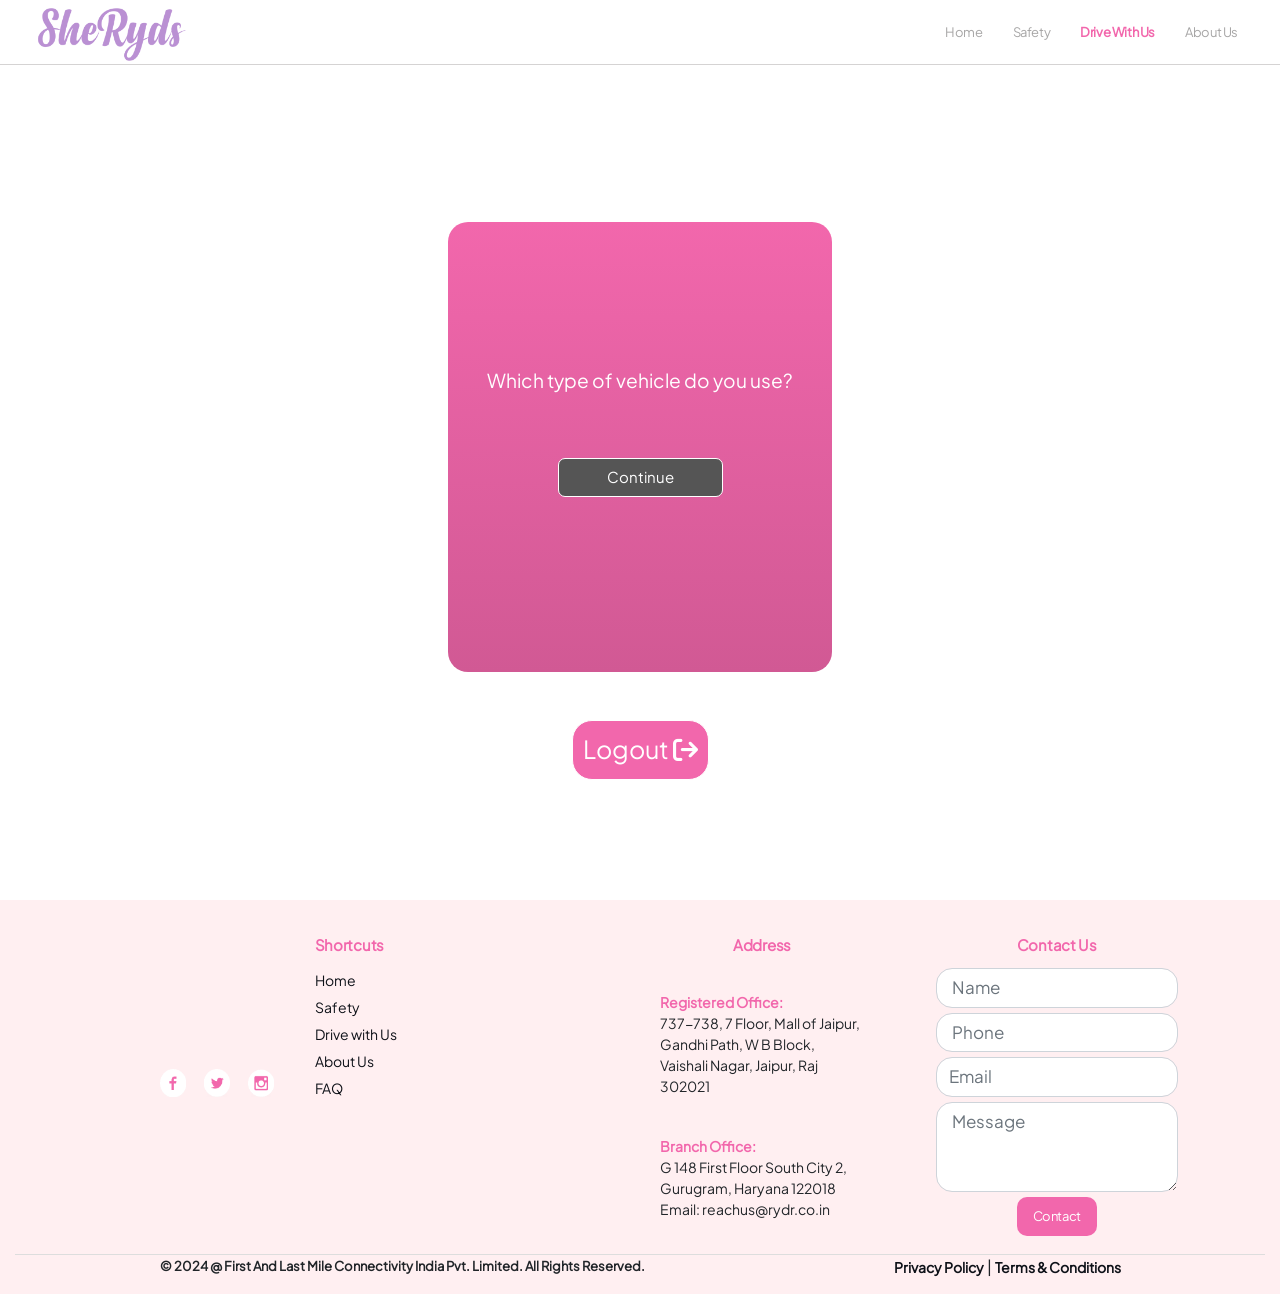
<file: SelectVehicle.html>
<!DOCTYPE html>
<html>

<head>
    <meta charset="utf-8" />
    <meta name="viewport" content="initial-scale=1, width=device-width" />

    <!-- <link rel="stylesheet" href="./global.css" /> -->


    <link rel="stylesheet"
        href="https://fonts.googleapis.com/css2?family=Plus Jakarta Sans:wght@400;500;600;700;800&display=swap" />
    <link rel="stylesheet" href="Styles/header.css">
    <link rel="stylesheet" href="Styles/classy-nav.css">

    <link rel="stylesheet" href="Styles/style.css">
    <link rel="stylesheet" href="assets/css/bootstrap.min.css">

    <!-- RESPONSIVE CSS  -->

    <link rel="stylesheet" href="Styles/Responsive/XL.css">
    <link rel="stylesheet" href="Styles/Responsive/L.css">
    <link rel="stylesheet" href="Styles/Responsive/M.css">
    <link rel="stylesheet" href="Styles/Responsive/S.css">

    <link rel="stylesheet" href="https://cdn.jsdelivr.net/npm/bootstrap-icons@1.10.2/font/bootstrap-icons.css">
    <link rel="stylesheet" href="https://cdnjs.cloudflare.com/ajax/libs/font-awesome/6.0.0-beta3/css/all.min.css">

    <script src="https://ajax.googleapis.com/ajax/libs/jquery/3.6.0/jquery.min.js"></script>

    <script>
        window.dataLayer = window.dataLayer || [];

        function gtag() {
            dataLayer.push(arguments);
        }
        gtag('js', new Date());
        gtag('config', 'UA-23581568-13');
    </script>

    <style>
        .form-control {
            border: 1px solid #ced4da;
            padding: .375rem .75rem;
            border-radius: .25rem;
        }

        .form-control.error {
            border-color: red;
        }
    </style>

    <script src="JS/jquery.min.js"></script>
</head>

<body>

    <section>
        <header class="header-area">
            <div class="main-header-area">
                <div class="classy-nav-container breakpoint-off">
                    <nav class="classy-navbar justify-content-between" id="uzaNav">
                        <a class="nav-brand" href="index.html"><img src="she_ryds_img/she_logo.png"
                                alt="Ryder Logo"></a>
                        <div class="classy-navbar-toggler">
                            <span class="navbarToggler"><span></span><span></span><span></span></span>
                        </div>

                        <div class="classy-menu">

                            <div class="classycloseIcon">
                                <div class="cross-wrap"><span class="top"></span><span class="bottom"></span></div>
                            </div>

                            <div class="classynav">
                                <div>
                                    <ul id="nav" class="home-parent">
                                        <li class=" text-decoration-none nav-items"><a href="./index.html">Home</a></li>
                                        <li class=" text-decoration-none nav-items"><a href="safety.html">Safety</a>
                                        </li>
                                        <li class="text-decoration-none nav-items current-item"><a
                                                href="Drive_with_us.html">Drive
                                                with us</a></li>
                                        <li class="text-decoration-none nav-items"><a href="about_us.html">About
                                                Us</a></li>
                                        <!-- <li class="text-decoration-none nav-items"><a href="initiatives.html">Our
                                                Initiatives</a></li> -->
                                    </ul>
                                </div>

                                <!-- <div>|</div> -->

                                <!-- <div class="login-register-btn mx-3" data-toggle="modal" data-target="#customer-login">
                                    <a href="">

                                        <div class="log-in">HI</div>
                                    </a>
                                </div> -->
                            </div>
                        </div>
                    </nav>
                </div>
            </div>
        </header>
    </section>

    <main>

        <section class="log-sec flex-column justify-content-center">
            <div class="login-div" style="margin-bottom: 0px;">

                <!-- Choose Vehicle Type Start -->
                <div id="choose_vehicle">
                    <div class="rydr-contact-form">

                        <div class="d-flex justify-content-center align-items-center flex-column">
                            <h3 class="vehicle-heading mt-4 text-center" style="color: white;">Which type of vehicle do
                                you
                                use?</h3>
                        </div>
                        <div class="container mt-3">
                            <div class="vehicle-list  d-flex justify-content-center align-items-center flex-column">
                                <ul class="mb-30" style="padding: 0;" id="vList">
                                    <!-- <li id="bike" onclick=""
                                            class="d-flex justify-content-around align-items-center flex-row">
                                            <img class="vehicle_img" src="Images/scooter.png" alt="">
                                            <span>
                                                <h4 class="vehicle_name">Bike (2 Wheeler)</h4>
                                            </span>
                                        </li> -->
                                    <p id="errorVehicle" class="errorText"></p>
                                </ul>
                                <button type="button" value="" id="vl_continue" class=" mb-2 px-5 vl_continue" disabled
                                    onclick="selectVehicleNext()">
                                    Continue
                                </button>
                            </div>
                        </div>
                    </div>
                </div>
                <!-- Choose Vehicle Type End -->


            </div>

            <div class="d-flex justify-content-center mt-5 mb-5">
                <button class="reg-but" onclick="logout()">
                    Logout <i class="fa fa-arrow-right-from-bracket"></i>
                </button>
            </div>
            </div>


        </section>







    </main>


    <footer class="footer">
        <div class="">
            <div class=" footer-section">

                <div class="col-lg-2 col-md-2 col-6 d-flex flex-column justify-content-center footer-apps">
                    <!-- <div class="download-app about_dow_app">
                        <p>Download Customer App</p>
                        <div class="app-links about_app_link">
                            <div class="playStore">
                                <a href="playstore-link"><img src="Images/Google_Play_Store_badge_EN.svg.png"
                                        alt="Play Store"></a>
                            </div>

                            <div>
                                <a href="applestore-link"><img src="Images/App_Store_Badge.svg (2).png"
                                        alt="Apple Store"></a>
                            </div>
                        </div>
                    </div> -->
                    <!-- <div class="download-app about_dow_app">
                        <p>Download She Rydr App</p>
                        <div class="app-links about_app_link app-2">
                            <a href="playstore-link"><img src="Images/Google_Play_Store_badge_EN.svg.png"
                                    alt="Play Store"></a>

                        </div>
                    </div> -->
                    <div class="social-links about-social-link">
                        <a href="facebook-link"><img class="socialImg" src="she_ryds_img/Facebook.png" alt=""></a>
                        <a href="twitter-link"><img class="socialImg" src="she_ryds_img/Twitter.png" alt=""></a>
                        <a href="https://www.instagram.com/she.ryds?igsh=MTJ3M3NyOHQxcnZnNg=="><img class="socialImg"
                                src="she_ryds_img/Instagram.png" alt=""></a>
                    </div>
                </div>


                <div class="col-lg-3 col-md-3 col-6  ">
                    <h5 class="footer-heading">Shortcuts</h5>
                    <div class="list-unstyled">
                        <li><a class="direct-links" href="index.html">Home</a></li>
                        <li><a class="direct-links" href="safety.html">Safety</a></li>
                        <li><a class="direct-links" href="drive_with_us.html">Drive with Us</a></li>
                        <!-- <li><a class="direct-links" href="about_us.html">Career</a></li> -->
                        <li><a class="direct-links" href="about_us.html">About Us</a></li>
                        <!-- <li><a class="direct-links" href="initiatives.html">Initiatives</a></li> -->
                        <li><a class="direct-links" href="faq.html">FAQ</a></li>
                    </div>
                </div>


                <div class="col-lg-2 col-md-2 add-sec col-6">
                    <h5 class="footer-heading">Address</h5>

                    <div class="add-div">
                        <p><strong class="add">Registered Office:</strong><br>
                            737-738, 7 Floor, Mall of Jaipur, Gandhi Path, W B Block, Vaishali Nagar,
                            Jaipur, Raj 302021

                        </p>
                    </div>
                    <div class="add-div">
                        <p><strong class="add">Branch Office:</strong><br>
                            G 148 First Floor South City 2, Gurugram, Haryana 122018 <br>
                            Email: reachus@rydr.co.in</p>
                    </div>

                </div>


                <div class="col-lg-3 col-md-3 col-6 d-flex  flex-column align-item-center contact-sec">
                    <div>
                        <h5 class="footer-heading">Contact Us</h5>
                    </div>
                    <div>
                        <form class="contact-form contact-div">
                            <div>
                                <input type="text" class="form-control" placeholder=" Name" id="connect-name" required>
                                <input type="number" class="form-control" placeholder=" Phone" required name=""
                                    id="connect-phone">
                                <input type="email" class="form-control" placeholder="Email" id="connect-email"
                                    required>
                                <textarea class="form-control" rows="3" placeholder=" Message" id="connect-message"
                                    required></textarea>
                            </div>
                            <div>
                                <button type="submit" class="log-in contact-btn" id="contact-submit">Contact</button>
                            </div>
                        </form>
                    </div>
                </div>
            </div>
            <div class="footer-bottom ">

                <div class="">
                    <p class="fw-bold">© 2024 @ First And Last Mile Connectivity India Pvt. Limited. All Rights
                        Reserved.</p>
                </div>

                <div class="  footer-end">
                    <a class="fw-bold" href="privacy_policy.html">Privacy Policy</a>
                    <span> | </span>
                    <a class="fw-bold" href="terms&conditions.html">Terms & Conditions</a>
                </div>
            </div>
        </div>
    </footer>


    </div>

    <script>
        const logout = () => {
            console.log('Logout')
            localStorage.clear();
            window.location.href = 'index.html';
        }
    </script>

    <script>
        var fetch_vehicles = 'http://34.93.164.215:5000/sheRyds/v1/splash/splashScreen';
        var list = [];
        var headertext = '';
        var listitems = ''
        var selectedVehicle = ''

        const vehicleList = () => {
            let listitem = `<li onclick="selectVehicle({index})" id="{ind}"
                    class="d-flex justify-content-around align-items-center flex-row">
                    <img class="vehicle_img" src="{imageUrl}" alt="">
                        <span>
                            <h4 class="vehicle_name">{vehicleName}</h4>
                        </span>
                    </li>`

            let requestBody = {
                module: "vehicle-type"
            }

            fetch(fetch_vehicles, {
                method: 'POST',
                headers: {
                    'Content-Type': 'application/json',
                    'app_token': "bKbumwUX1vs8FLr8",
                    "version": "v1"
                },
                body: JSON.stringify(requestBody)
            })
                .then(function (response) {
                    if (!response.ok) {
                        throw new Error('Network response was not ok');
                    }
                    return response.json();
                })
                .then(function (data) {
                    console.log('Vehicle list Sent successful:', data);
                    list = data.images

                    headertext = data.data[0]?.description

                    for (let i = 0; i < list.length; i++) {
                        listitems += listitem.replace('{imageUrl}', list[i].image).replace('{vehicleName}', list[i].name).replace('{index}', i).replace('{ind}', `name${i}`)
                    }
                    console.log('listitems> ', listitems)
                    document.getElementById('vList').innerHTML = listitems

                })
                .catch(function (error) {
                    console.error('Error Sending Vehicle List:', error);
                    // Handle error, e.g., display error message to the user
                    alert('Error Sending Vehicle List:. Please try again.');
                });
        }


        vehicleList();


        const selectVehicle = (index) => {
            selectedVehicle = list[index].name;
            for (let i = 0; i < list.length; i++) {
                if (i === index) {
                    document.getElementById(`name${i}`).style.border = '2px solid white'

                } else {
                    document.getElementById(`name${i}`).style.border = '2px solid white'
                }
            }
            // document.getElementById('vl_continue').style.backgroundColor = '#c30000'
            document.getElementById('vl_continue').classList.add('otp-btn')
            document.getElementById('vl_continue').disabled = false
        }

        const selectVehicleNext = () => {

            // Construct the request body 
            var requestBody = {
                vehicleType: selectedVehicle
            };

            // Fetch API call 
            fetch('http://34.93.164.215:5000/sheRyds/v1/driver/update-profile', {
                method: 'POST',
                headers: {
                    'Content-Type': 'application/json',
                    "Authorization": `Bearer ${localStorage.getItem('accessToken')}`,
                    'key': localStorage.getItem("mobileNumber"),
                    app_token: 'bKbumwUX1vs8FLr8'
                },
                body: JSON.stringify(requestBody)
            })
                .then(function (response) {
                    if (!response.ok) {
                        throw new Error('Network response was not ok');
                    }
                    return response.json();
                })
                .then(function (data) {
                    console.log('Vehicle Sent successful:', data);
                    localStorage.setItem('vehicleType', selectedVehicle)
                    window.location.href = 'oldRegistration.html';

                })
                .catch(function (error) {
                    console.error('Error Sending Vehicle:', error);
                    // Handle error, e.g., display error message to the user
                    alert('Error Sending Vehicle. Please try again.');
                });
        }

    </script>


    <script src="https://code.jquery.com/jquery-3.7.0.min.js"></script>
    <script src="JS/jquery.min.js"></script>
    <script src="assets/js/bootstrap.min.js"></script>
    <script src="assets/js/bootstrap.bundle.js"></script>
    <script src="assets/js/bootstrap.bundle.min.js"></script>
    <script src="assets/js/newBoot.js"></script>
    <script src="JS/contact-form.js"></script>
    <script src="JS/popper.min.js"></script>
    <script src="JS/uza.bundle.js"></script>
    <script src="JS/active.js"></script>






    <!-- Bootstrap JS Bundle with Popper -->
    <script src="https://maxcdn.bootstrapcdn.com/bootstrap/5.3.0/js/bootstrap.bundle.min.js"></script>

    <script async src="https://www.googletagmanager.com/gtag/js?id=UA-23581568-13"></script>

</body>

</html>
</file>
<file: Styles/header.css>
/* :: 8 Header CSS :: */
.header-area {
    position: fixed;
    z-index: 600;
    width: 100%;
    left: 0;
    top: 0;
    -webkit-transition-duration: 500ms;
    -o-transition-duration: 500ms;
    transition-duration: 500ms;
}

#nav {}

@media only screen and (min-width: 768px) and (max-width: 991px) {
    .header-area .main-header-area {
        /* border-top: 10px solid #303030; */
    }
}

@media only screen and (max-width: 767px) {
    .header-area .main-header-area {
        /* border-top: 10px solid #303030; */
    }
}

.header-area .main-header-area.sticky {
    -webkit-transition-duration: 500ms;
    -o-transition-duration: 500ms;
    transition-duration: 500ms;
    top: 0;
    width: 100%;
    position: fixed;
    background-color: transparent;
    /* -webkit-box-shadow: 0 1px 6px 0 rgba(0, 0, 0, 0.1);
    box-shadow: 0 1px 6px 0 rgba(0, 0, 0, 0.1); */
    border-bottom: none;
    left: 0;
    z-index: 650;
}

.header-area .search-icon {
    position: relative;
    z-index: 1000000000000;
    margin-left: 14px;
}

@media only screen and (min-width: 768px) and (max-width: 991px) {
    .header-area .search-icon {
        margin-left: 15px;
        margin-top: 20px;
    }
}

@media only screen and (max-width: 767px) {
    .header-area .search-icon {
        margin-left: 15px;
        margin-top: 20px;
    }
}

.header-area .search-icon i {
    font-size: 20px;
    color: #303030;
    cursor: pointer;
}

.classy-nav-container {
    /* background-color: transparent; */
    padding: 0;
}

@media only screen and (max-width: 767px) {
    .classy-nav-container {
        /* padding: 0 15px; */
    }
}

@media only screen and (min-width: 768px) and (max-width: 991px) {
    .classy-nav-container .classy-navbar {
        height: 70px;
        padding: 0 5%;
    }
}

@media only screen and (max-width: 767px) {
    .classy-nav-container .classy-navbar {
        height: 70px;
        padding: 0 5%;
    }
}

@media only screen and (max-width: 767px) {
    .classy-nav-container .classy-navbar .nav-brand {
        max-width: 90px;
        margin-right: 15px;
    }
}

.classy-nav-container .classy-navbar .classynav ul li a {
    position: relative;
    z-index: 1;
    font-weight: 400;

    font-size: 14px;
    text-transform: capitalize;
    color: #a7a6a6;
}

.classy-nav-container .classy-navbar .classynav ul li.current-item a {
    color: #F267AC;
    font-weight: 600;
}

.classy-nav-container .classy-navbar .classynav ul li a:focus,
.classy-nav-container .classy-navbar .classynav ul li a:hover {
    /* color:rgb(255, 86, 86) */
    /* color: white; */

}

@media only screen and (min-width: 992px) and (max-width: 1199px) {
    .classy-nav-container .classy-navbar .classynav ul li a {
        font-size: 14px;
        padding: 0 10px;
    }
}

@media only screen and (min-width: 768px) and (max-width: 991px) {
    .classy-nav-container .classy-navbar .classynav ul li a {
        font-size: 14px;
    }
}

@media only screen and (max-width: 767px) {
    .classy-nav-container .classy-navbar .classynav ul li a {
        font-size: 14px;
    }
}

.classy-nav-container .classy-navbar .classynav ul li.cn-dropdown-item ul li a {
    font-size: 16px;
    text-transform: capitalize;
    height: 42px;
    line-height: 42px;
    padding: 0 30px;
}

@media only screen and (min-width: 992px) and (max-width: 1199px) {
    .classy-nav-container .classy-navbar .classynav ul li.cn-dropdown-item ul li a {
        font-size: 14px;
    }
}

@media only screen and (min-width: 768px) and (max-width: 991px) {
    .classy-nav-container .classy-navbar .classynav ul li.cn-dropdown-item ul li a {
        font-size: 14px;
    }
}

@media only screen and (max-width: 767px) {
    .classy-nav-container .classy-navbar .classynav ul li.cn-dropdown-item ul li a {
        font-size: 14px;
        color: #c30000;
    }
}

.classy-nav-container .classy-navbar .classynav ul li.current-item a::after {
    /* content: '';
    position: absolute;
    width: 70%;
    height: 2px;
    background-color: var(--primary-clr);
    bottom: 0;
    left: 50%;
    -webkit-transform: translateX(-50%);
    -ms-transform: translateX(-50%);
    transform: translateX(-50%);
    z-index: 1;
    color: var(--primary-clr); */
}

@media only screen and (min-width: 768px) and (max-width: 991px) {
    .classy-nav-container .classy-navbar .classynav ul li.current-item a::after {
        width: 100%;
        height: 1px;
    }
}

@media only screen and (max-width: 767px) {
    .classy-nav-container .classy-navbar .classynav ul li.current-item a::after {
        width: 100%;
        height: 1px;
    }
}

.classynav ul li.has-down>a::after,
.classynav ul li.has-down.active>a::after,
.classynav ul li.megamenu-item>a::after {
    color: #303030;
}

.breakpoint-off .classynav ul li .dropdown {
    width: 210px;
    -webkit-box-shadow: var(--pr-shadow);
    box-shadow: var(--pr-shadow);
    border-radius: 6px;
}

.top-search-area .modal-content {
    border: none;
}

#download_rydr .modal-dialog {
    max-width: 900px;
}

#download_rydr .driver-app img {
    width: 50%;
}

#download_rydr .customer-app img {
    width: 40%;
    margin-bottom: 1.3rem;
}

.top-search-area .modal-content .modal-body {
    padding: 50px !important;
}

@media only screen and (max-width: 767px) {
    .top-search-area .modal-content .modal-body {
        padding: 50px 15px;
    }
}

@media only screen and (min-width: 576px) and (max-width: 767px) {
    .top-search-area .modal-content .modal-body {
        padding: 50px;
    }
}

.top-search-area .modal-content .modal-body button.close-btn {
    position: absolute;
    top: 15px;
    right: 15px;
    z-index: 10;
    font-size: 14px;
}

.top-search-area .modal-content .modal-body button.close-btn.btn {
    padding: 0;
    background-color: transparent;
}

.top-search-area .modal-content .modal-body button.close-btn.btn:focus,
.top-search-area .modal-content .modal-body button.close-btn.btn:hover {
    box-shadow: none;
    color: var(--primary-clr);
}

.top-search-area form {
    width: 100%;
    position: relative;
    z-index: 1;
}

.top-search-area form input {
    width: 100%;
    height: 50px;
    border: none;
    box-shadow: 0 0 30px 15px rgba(0, 0, 0, 0.08);
    border-radius: 6px;
    font-size: 12px;
    font-style: italic;
    padding: 0 20px;
}



#customer-login .modal-dialog {
    max-width: 400px;
}

#customer_signup_form .modal-dialog>#customer-login .modal-dialog {
    display: none;
}

#customer_signup_form .rydr-contact-form,
#customer-login .rydr-contact-form {
    margin: 20px 0;
}

#customer_signup_form .modal-body,
#customer-login .modal-body {
    padding: 0;
}

#customer_signup_form .modal-body .contact-heading,
#customer-login .modal-body .contact-heading h5,
#customer-login form {
    padding: 0 20px;
}

#customer_signup_form form {
    padding: 0 40px;
}

#customer_signup_form .modal-body .contact-heading .border-line,
#customer-login .modal-body .contact-heading .border-line {
    background-color: #ccc;
}

#signup .rydr-contact-form button :disabled,
#customer_signup_form .rydr-contact-form button:disabled,
#customer-login .rydr-contact-form button:disabled {
    background-color: #0000001f;
    border-color: #00000000;
    color: #00000042;
}

#customer-login .customer-login-form .customer-phone input {
    position: relative;
    padding-left: 80px;
    font-style: normal;
}

#customer-login .customer-login-form .customer-phone input::placeholder {
    position: absolute;
    left: 80px;
    height: -webkit-fill-available;
    padding: 14px 0;
}

#customer-login .customer-login-form .customer-phone span {
    position: absolute;
    z-index: 1;
    padding: 0 18px;
    background: transparent;
    border-right: 1px solid #ccc;
    border-radius: 30px 0px 0px 30px;
    height: -webkit-fill-available;
    line-height: 3.4;
}

.blue-txt {
    color: var(--primary-clr);
    cursor: pointer;
    padding-top: 25px;
    width: 100%;
    display: block;
    font-weight: 600;
    font-size: 14px;
}

#customer-login .rydr-contact-form .form-control,
#customer-login .rydr-contact-form button {
    height: 45px !important;
}

#signup form input,
#customer_signup_form form input,
#customer-login form input {
    border: 1px solid #ced4da;
    box-shadow: none;
}

#signup .rydr-contact-form button,
#customer_signup_form .rydr-contact-form button,
#customer-login .rydr-contact-form button {
    position: relative;
    z-index: 1;
    width: 100%;
    min-width: 160px;
    height: 50px;
    line-height: normal;
    font-size: 16px;
    font-weight: 600;
    display: inline-block;
    padding: 0 30px;
    text-align: center;
    text-transform: capitalize;
    color: var(--primary-clr);
    border-radius: 50px;
    background-color: #ffffff;
    box-shadow: none;
}

.top-search-area form input:focus {
    box-shadow: 0 0 30px 15px rgba(0, 0, 0, 0.08);
}

.top-search-area form button {
    position: absolute;
    width: 100px;
    height: 50px;
    top: 0;
    right: 0;
    z-index: 10;
    border-radius: 0 6px 6px 0;
    border: none;
    background-color: var(--primary-clr);
    font-weight: 600;
    font-size: 14px;
    text-transform: uppercase;
    text-align: center;
    color: #ffffff;
    cursor: pointer;
}

@media only screen and (max-width: 767px) {
    .top-search-area form button {
        width: 80px;
    }
}

@media only screen and (min-width: 768px) and (max-width: 991px) {
    .get-a-quote {
        margin: 30px 15px !important;
    }
}

@media only screen and (max-width: 767px) {
    .get-a-quote {
        margin: 30px 15px !important;
    }
}

.login-register-btn .bi-person-circle {
    font-size: 25px;
}


@media only screen and (max-width: 630px) {
    .classy-nav-container .classy-navbar .nav-brand {
        max-width: 120px;
    }
}


.classy-nav-container .classy-navbar .classynav ul li a:hover {
    /* font-size: 21px !important; */
    /* Increase font size on hover */
}
</file>
<file: Styles/classy-nav.css>
/* [ -- Master Stylesheet -- ] */
/* ----------------------------------------------------------
:: Template Name: ClassyNav - Responsive Mega Menu Plugins
:: Author: Designing World
:: Author URL: https://themeforest.net/user/designing-world/portfolio
:: Version: 1.0.0
:: Created: May 16, 2018
:: Last Updated: May 16, 2018
---------------------------------------------------------- */
/* Base CSS */
ul {
  margin: 0;
}

ul li {
  list-style: none;
}

img {
  height: auto;
  max-width: 100%;
}

.bg-img {
  background-position: center center;
  background-size: cover;
  background-repeat: no-repeat;
}

.bg-transparent {
  background-color: transparent !important;
}

.classy-nav-container {
  position: relative;
  z-index: 100;
  /* background-color: red !important; */
  /* sticky */
  background-color: white !important;
}

.classy-nav-container * {
  box-sizing: border-box;
}

.classy-nav-container.classy-sticky {
  position: fixed;
  z-index: 1010;
  width: 100%;
  top: 0;
  right: 0;
  left: 0;
}

.classy-nav-container.box-skins .classynav>ul>li {
  background-color: #1abc9c;
}

.classy-nav-container.box-skins .classynav>ul>li>a {
  color: #fff;
}

.justify-content-between {
  -webkit-box-pack: justify;
  -ms-flex-pack: justify;
  justify-content: space-between;
}

.justify-content-center {
  -webkit-box-pack: center;
  -ms-flex-pack: center;
  justify-content: center;
}

.classy-navbar {
  width: 100%;
  height: 65px;
  padding: 0.5em 2em;
  display: -webkit-box;
  display: -ms-flexbox;
  display: flex;
  -webkit-box-align: center;
  -ms-flex-align: center;
  -ms-grid-row-align: center;
  align-items: center;
  border-bottom: 1px solid rgb(213 211 211);
}

.classy-navbar .nav-brand {
  font-size: 26px;
  font-weight: 500;
  color: #565656;
  display: inline-block;
  margin-right: 30px;
}

.classy-navbar .nav-brand img {
  /* width: 176px; */
  width: 160px;
  margin-top: 5px;
}

.classy-navbar .nav-brand:focus,
.classy-navbar .nav-brand:hover {
  /* font-size: 26px; */
  /* font-weight: 500; */
}

.classynav ul li {
  display: inline-block;
  clear: both;
  position: inherit;
  z-index: 10;
}

.classynav ul li.cn-dropdown-item {
  position: relative;
  z-index: 10;
}

.classynav ul li.cn-dropdown-item ul li {
  position: relative;
  z-index: 10;
}

.classynav ul li ul li {
  display: block;
}

.classynav ul li ul li a {
  padding: 0 20px;
}

.classynav ul li a {
  padding: 0 10px;
  display: block;
  height: 35px;
  font-size: 14px;
  line-height: 34px;
}

.classynav ul li .megamenu li a {
  padding: 0 12px;
}

.classynav ul li div.single-mega a {
  height: auto;
  line-height: 1;
}

/* Down Arrow Icon for Megamenu */
@font-face {
  font-family: 'classyfonts';
  src: url("../fonts/classy.eot");
  src: url("../fonts/classy.eot#iefix") format("embedded-opentype"), url("../fonts/classy.ttf") format("truetype"), url("../fonts/classy.woff") format("woff"), url("../fonts/classy.svg#classyfonts") format("svg");
  font-weight: normal;
  font-style: normal;
}

.icon-classy-nav-down-arrow {
  /* font-family: 'classyfonts'; */
  speak: none;
  font-style: normal;
  font-weight: normal;
  font-variant: normal;
  text-transform: none;
  line-height: 1;
  -webkit-font-smoothing: antialiased;
  -moz-osx-font-smoothing: grayscale;
}

.icon-classy-nav-down-arrow:before {
  content: "\e900";
}

.classynav ul li.megamenu-item>a:after,
.classynav ul li.has-down>a:after {
  /* font-family: 'classyfonts'; */
  content: "\e900";
  font-size: 12px;
  color: #000000;
  padding-left: 5px;
  -webkit-transition-duration: 500ms;
  transition-duration: 500ms;
}

.classynav ul li ul li.has-down>a::after {
  -webkit-transform: rotate(-90deg);
  transform: rotate(-90deg);
  position: absolute;
  top: 0;
  right: 10px;
  z-index: 3;
}

/* button css */
.classy-btn {
  position: relative;
  z-index: 1;
  min-width: 120px;
  padding: 0 25px;
  line-height: 42px;
  height: 42px;
  background-color: #1abc9c;
  border-radius: 50px;
  color: #fff !important;
  margin-left: 30px;
  text-align: center;
}

.classy-btn:hover,
.classy-btn:focus {
  box-shadow: 0 0 10px rgba(0, 0, 0, 0.2);
}

/* Dropdown Toggle */
.dd-trigger {
  position: absolute;
  width: 100%;
  height: 100%;
  top: 0;
  left: 0;
  background-color: transparent;
  cursor: pointer;
  z-index: 500;
  border-radius: 0;
  display: none;
}

/* Close Icon */
.classycloseIcon {
  position: absolute;
  top: 20px;
  right: 20px;
  z-index: 12;
  display: none;
}

.classycloseIcon .cross-wrap {
  width: 26px;
  height: 26px;
  cursor: pointer;
  position: relative;
}

.classycloseIcon .cross-wrap span {
  position: absolute;
  display: block;
  width: 100%;
  height: 2px;
  border-radius: 6px;
  background: #232323;
}

.classycloseIcon .cross-wrap span.top {
  top: 12px;
  left: 0;
  -webkit-transform: rotate(45deg);
  transform: rotate(45deg);
}

.classycloseIcon .cross-wrap span.bottom {
  bottom: 12px;
  left: 0;
  -webkit-transform: rotate(-45deg);
  transform: rotate(-45deg);
}

/* navbarToggler */
.classy-navbar-toggler {
  border: none;
  background-color: transparent;
  cursor: pointer;
  display: none;
}

.classy-navbar-toggler .navbarToggler {
  display: inline-block;
  cursor: pointer;
}

.classy-navbar-toggler .navbarToggler span {
  position: relative;
  background-color: #858585;
  border-radius: 3px;
  display: block;
  height: 3px;
  margin-top: 5px;
  padding: 0;
  -webkit-transition-duration: 300ms;
  transition-duration: 300ms;
  width: 30px;
  cursor: pointer;
}

.classy-navbar-toggler .navbarToggler.active span:nth-of-type(1) {
  -webkit-transform: rotate3d(0, 0, 1, 45deg);
  transform: rotate3d(0, 0, 1, 45deg);
  top: 8px;
}

.classy-navbar-toggler .navbarToggler.active span:nth-of-type(2) {
  opacity: 0;
}

.classy-navbar-toggler .navbarToggler.active span:nth-of-type(3) {
  -webkit-transform: rotate3d(0, 0, 1, -45deg);
  transform: rotate3d(0, 0, 1, -45deg);
  top: -8px;
}

.classynav ul li .megamenu {
  position: absolute;
  width: 100%;
  left: 0;
  top: 100%;
  background-color: #ffffff;
  z-index: 200;
  box-shadow: 0 1px 4px rgba(0, 0, 0, 0.15);
}

.classynav ul li .megamenu .single-mega.cn-col-5 {
  width: 20%;
  float: left;
  padding: 15px;
  border-right: 1px solid #f2f4f8;
}

.classynav ul li .megamenu .single-mega.cn-col-5:last-of-type {
  border-right: none;
}

.classynav ul li .megamenu .single-mega.cn-col-4 {
  width: 25%;
  float: left;
  padding: 15px;
  border-right: 1px solid #f2f4f8;
}

.classynav ul li .megamenu .single-mega.cn-col-4:last-of-type {
  border-right: none;
}

.classynav ul li .megamenu .single-mega.cn-col-3 {
  width: 33.3333334%;
  float: left;
  padding: 15px;
  border-right: 1px solid #f2f4f8;
}

.classynav ul li .megamenu .single-mega.cn-col-3:last-of-type {
  border-right: none;
}

.classynav ul li .megamenu .single-mega .title {
  font-size: 14px;
  border-bottom: 1px solid #f2f4f8;
  padding: 8px 12px;
}

.classynav ul li .dropdown li a {
  border-bottom: 1px solid rgba(242, 244, 248, 0.7);
}

.classynav ul li .dropdown li:last-child a {
  border-bottom: none;
}

.classynav ul li .dropdown li .dropdown li a {
  border-bottom: 1px solid rgba(242, 244, 248, 0.7);
}

.classynav ul li .dropdown li .dropdown li:last-child a {
  border-bottom: none;
}

.classynav ul li .dropdown li .dropdown li .dropdown li a {
  border-bottom: 1px solid rgba(242, 244, 248, 0.7);
}

.classynav ul li .dropdown li .dropdown li .dropdown li:last-child a {
  border-bottom: none;
}

.classynav ul li .dropdown li .dropdown li .dropdown li .dropdown li a {
  border-bottom: 1px solid rgba(242, 244, 248, 0.7);
}

.classynav ul li .dropdown li .dropdown li .dropdown li .dropdown li:last-child a {
  border-bottom: none;
}

.classynav ul li .dropdown li .dropdown li .dropdown li .dropdown li .dropdown li a {
  border-bottom: 1px solid rgba(242, 244, 248, 0.7);
}

.classynav ul li .dropdown li .dropdown li .dropdown li .dropdown li .dropdown li:last-child a {
  border-bottom: none;
}

.classynav ul li .dropdown li .dropdown li .dropdown li .dropdown li .dropdown li .dropdown li a {
  border-bottom: 1px solid rgba(242, 244, 248, 0.7);
}

.classynav ul li .dropdown li .dropdown li .dropdown li .dropdown li .dropdown li .dropdown li:last-child a {
  border-bottom: none;
}

.classynav ul li .dropdown li .dropdown li .dropdown li .dropdown li .dropdown li .dropdown li .dropdown li a {
  border-bottom: 1px solid rgba(242, 244, 248, 0.7);
}

.classynav ul li .dropdown li .dropdown li .dropdown li .dropdown li .dropdown li .dropdown li .dropdown li:last-child a {
  border-bottom: none;
}

.classynav ul li .dropdown li .dropdown li .dropdown li .dropdown li .dropdown li .dropdown li .dropdown li .dropdown li a {
  border-bottom: 1px solid rgba(242, 244, 248, 0.7);
}

.classynav ul li .dropdown li .dropdown li .dropdown li .dropdown li .dropdown li .dropdown li .dropdown li .dropdown li:last-child a {
  border-bottom: none;
}

/* Desktop Area CSS */
.breakpoint-off .classynav {
  display: -webkit-box;
  display: -ms-flexbox;
  display: flex;
  -webkit-box-align: center;
  -ms-flex-align: center;
  -ms-grid-row-align: center;
  align-items: center;
}

.breakpoint-off .classynav ul li .dropdown {
  width: 180px;
  position: absolute;
  background-color: #ffffff;
  top: 120%;
  left: 0;
  z-index: 100;
  height: auto;
  box-shadow: 0 1px 5px rgba(0, 0, 0, 0.1);
  -webkit-transition-duration: 300ms;
  transition-duration: 300ms;
  opacity: 0;
  visibility: hidden;
  padding: 10px 0;
}

.breakpoint-off .classynav ul li .dropdown li .dropdown {
  top: 10px;
  left: 180px;
  z-index: 200;
  opacity: 0;
  visibility: hidden;
}

.breakpoint-off .classynav ul li .dropdown li .dropdown li .dropdown,
.breakpoint-off .classynav ul li .dropdown li .dropdown li .dropdown li .dropdown,
.breakpoint-off .classynav ul li .dropdown li .dropdown li .dropdown li .dropdown li .dropdown,
.breakpoint-off .classynav ul li .dropdown li .dropdown li .dropdown li .dropdown li .dropdown li .dropdown,
.breakpoint-off .classynav ul li .dropdown li .dropdown li .dropdown li .dropdown li .dropdown li .dropdown li .dropdown,
.breakpoint-off .classynav ul li .dropdown li .dropdown li .dropdown li .dropdown li .dropdown li .dropdown li .dropdown li .dropdown,
.breakpoint-off .classynav ul li .dropdown li .dropdown li .dropdown li .dropdown li .dropdown li .dropdown li .dropdown li .dropdown li .dropdown,
.breakpoint-off .classynav ul li .dropdown li .dropdown li .dropdown li .dropdown li .dropdown li .dropdown li .dropdown li .dropdown li .dropdown li .dropdown {
  opacity: 0;
  visibility: hidden;
  top: 120%;
}

.breakpoint-off .classynav ul li:hover .dropdown {
  opacity: 1;
  visibility: visible;
  top: 100%;
}

.breakpoint-off .classynav ul li .dropdown li:hover .dropdown,
.breakpoint-off .classynav ul li .dropdown li .dropdown li:hover .dropdown,
.breakpoint-off .classynav ul li .dropdown li .dropdown li .dropdown li:hover .dropdown,
.breakpoint-off .classynav ul li .dropdown li .dropdown li .dropdown li .dropdown li:hover .dropdown,
.breakpoint-off .classynav ul li .dropdown li .dropdown li .dropdown li .dropdown li .dropdown li:hover .dropdown,
.breakpoint-off .classynav ul li .dropdown li .dropdown li .dropdown li .dropdown li .dropdown li .dropdown li:hover .dropdown,
.breakpoint-off .classynav ul li .dropdown li .dropdown li .dropdown li .dropdown li .dropdown li .dropdown li .dropdown li:hover .dropdown,
.breakpoint-off .classynav ul li .dropdown li .dropdown li .dropdown li .dropdown li .dropdown li .dropdown li .dropdown li .dropdown li:hover .dropdown,
.breakpoint-off .classynav ul li .dropdown li .dropdown li .dropdown li .dropdown li .dropdown li .dropdown li .dropdown li .dropdown li .dropdown li:hover .dropdown {
  opacity: 1;
  visibility: visible;
  top: -10px;
}

.breakpoint-off .classynav ul li .megamenu {
  opacity: 0;
  visibility: hidden;
  position: absolute;
  width: 100%;
  left: 0;
  top: 120%;
  background-color: #ffffff;
  z-index: 200;
  box-shadow: 0 1px 4px rgba(0, 0, 0, 0.15);
  -webkit-transition-duration: 300ms;
  transition-duration: 300ms;
}

.breakpoint-off .classynav ul li.megamenu-item:hover .megamenu,
.breakpoint-off .classynav ul li.megamenu-item:focus .megamenu {
  top: 100%;
  visibility: visible;
  opacity: 1;
}

/* Mobile/Tablet Nav CSS */
.breakpoint-on .classycloseIcon {
  display: block;
}

.breakpoint-on .classy-navbar-toggler {
  display: block;
}

.breakpoint-on .classy-navbar .classy-menu {
  background-color: #ffffff;
  position: fixed;
  top: 0;
  left: -310px;
  z-index: 1000;
  width: 300px;
  height: 100%;
  -webkit-transition-duration: 500ms;
  transition-duration: 500ms;
  padding: 0;
  box-shadow: 0 5px 20px rgba(0, 0, 0, 0.1);
  display: block;
  overflow-x: hidden;
  overflow-y: scroll;
}

.breakpoint-on .classy-navbar .classy-menu.menu-on {
  left: 0;
}

.breakpoint-on .classynav ul li {
  display: block;
  position: relative;
  clear: both;
  z-index: 10;
}

.breakpoint-on .classynav ul li a {
  padding: 0 10px;
  height: 38px;
  line-height: 38px;
}

.breakpoint-on .classynav ul li .dropdown {
  width: 100%;
  position: relative;
  top: 0;
  left: 0;
  box-shadow: none;
}

.breakpoint-on .classynav ul li .dropdown li .dropdown {
  width: 100%;
  position: relative;
  top: 0;
  left: 0;
}

.breakpoint-on .classynav ul li.megamenu-item {
  position: relative;
  z-index: 10;
}

.breakpoint-on .dd-trigger {
  height: 38px;
  top: 0;
  left: 0;
  right: 0;
  bottom: 0;
  display: block;
}

.breakpoint-on .classynav ul li .dropdown,
.breakpoint-on .classynav ul li .megamenu {
  display: none;
}

.breakpoint-on .classynav {
  padding-top: 70px;
}

.breakpoint-on .classynav ul li .megamenu {
  position: relative;
  width: 100%;
  left: 0;
  top: 0;
  z-index: 200;
  box-shadow: none;
}

.breakpoint-on .classynav ul li .megamenu .single-mega.cn-col-5,
.breakpoint-on .classynav ul li .megamenu .single-mega.cn-col-4,
.breakpoint-on .classynav ul li .megamenu .single-mega.cn-col-3 {
  width: 100%;
  border-right: none;
  border-bottom: 1px solid #f2f4f8;
}

.breakpoint-on .classynav>ul>li>a {
  background-color: #f2f4f8;
  border-bottom: 1px solid rgba(255, 255, 255, 0.5);
}

.breakpoint-on .classynav ul li ul.dropdown li ul li {
  margin-left: 15px;
}

.breakpoint-on .classy-btn {
  width: calc(100% - 30px);
  margin: 30px 15px;
}

.breakpoint-on .classynav ul li.megamenu-item>a::after,
.breakpoint-on .classynav ul li.has-down>a::after {
  position: absolute;
  top: 0;
  right: 20px;
  z-index: 5;
}

.breakpoint-on .classynav ul li.has-down.active>a:after,
.breakpoint-on .classynav ul li.megamenu-item.active>a:after {
  color: #2ecc71;
}

/* Dark Theme CSS */
.dark.classy-nav-container {
  background-color: #192a56;
}

.dark.classy-nav-container a {
  color: rgba(255, 255, 255, 0.7);
}

.dark.classy-nav-container a:hover,
.dark.classy-nav-container a:focus {
  color: #ffffff;
}

.dark .classynav ul li .dropdown {
  background-color: #192a56;
}

.dark .classynav ul li .megamenu {
  background-color: #192a56;
}

.dark .classynav ul li .megamenu .single-mega.cn-col-5,
.dark .classynav ul li .megamenu .single-mega.cn-col-4,
.dark .classynav ul li .megamenu .single-mega.cn-col-3 {
  border-right: 1px solid rgba(255, 255, 255, 0.05);
}

.dark .classynav ul li.megamenu-item ul li a {
  border-bottom: none;
}

.dark .classynav ul li .megamenu .single-mega .title {
  color: #ffffff;
  border-bottom: 1px solid rgba(255, 255, 255, 0.05);
}

.dark .classy-navbar-toggler .navbarToggler span {
  background-color: #ffffff;
}

.dark.breakpoint-on .classy-navbar .classy-menu {
  background-color: #192a56;
}

.dark .classycloseIcon .cross-wrap span {
  background-color: #ffffff;
}

.dark.breakpoint-on .classynav>ul>li>a {
  background-color: #192a56;
  border-bottom: 1px solid rgba(255, 255, 255, 0.05);
}

.dark.breakpoint-on .classynav ul li .megamenu .single-mega.cn-col-5,
.dark.breakpoint-on .classynav ul li .megamenu .single-mega.cn-col-4,
.dark.breakpoint-on .classynav ul li .megamenu .single-mega.cn-col-3 {
  border-bottom: 1px solid rgba(255, 255, 255, 0.05);
  border-right: none;
}

.dark .classynav ul li.megamenu-item>a:after {
  color: #ffffff;
}

.dark .classynav ul li .dropdown li a {
  border-bottom: 1px solid rgba(242, 244, 248, 0.1);
}

.dark .classynav ul li .dropdown li:last-child a {
  border-bottom: none;
}

.dark .classynav ul li .dropdown li .dropdown li a {
  border-bottom: 1px solid rgba(242, 244, 248, 0.1);
}

.dark .classynav ul li .dropdown li .dropdown li:last-child a {
  border-bottom: none;
}

.dark .classynav ul li .dropdown li .dropdown li .dropdown li a {
  border-bottom: 1px solid rgba(242, 244, 248, 0.1);
}

.dark .classynav ul li .dropdown li .dropdown li .dropdown li:last-child a {
  border-bottom: none;
}

.dark .classynav ul li .dropdown li .dropdown li .dropdown li .dropdown li a {
  border-bottom: 1px solid rgba(242, 244, 248, 0.1);
}

.dark .classynav ul li .dropdown li .dropdown li .dropdown li .dropdown li:last-child a {
  border-bottom: none;
}

.dark .classynav ul li .dropdown li .dropdown li .dropdown li .dropdown li .dropdown li a {
  border-bottom: 1px solid rgba(242, 244, 248, 0.1);
}

.dark .classynav ul li .dropdown li .dropdown li .dropdown li .dropdown li .dropdown li:last-child a {
  border-bottom: none;
}

.dark .classynav ul li .dropdown li .dropdown li .dropdown li .dropdown li .dropdown li .dropdown li a {
  border-bottom: 1px solid rgba(242, 244, 248, 0.1);
}

.dark .classynav ul li .dropdown li .dropdown li .dropdown li .dropdown li .dropdown li .dropdown li:last-child a {
  border-bottom: none;
}

.dark .classynav ul li .dropdown li .dropdown li .dropdown li .dropdown li .dropdown li .dropdown li .dropdown li a {
  border-bottom: 1px solid rgba(242, 244, 248, 0.1);
}

.dark .classynav ul li .dropdown li .dropdown li .dropdown li .dropdown li .dropdown li .dropdown li .dropdown li:last-child a {
  border-bottom: none;
}

.dark .classynav ul li .dropdown li .dropdown li .dropdown li .dropdown li .dropdown li .dropdown li .dropdown li .dropdown li a {
  border-bottom: 1px solid rgba(242, 244, 248, 0.1);
}

.dark .classynav ul li .dropdown li .dropdown li .dropdown li .dropdown li .dropdown li .dropdown li .dropdown li .dropdown li:last-child a {
  border-bottom: none;
}

/* Right Side Menu Open CSS */
.right.breakpoint-on .classy-navbar .classy-menu {
  left: auto;
  right: -310px;
}

.right.breakpoint-on .classy-navbar .classy-menu.menu-on {
  left: auto;
  right: 0;
}

/* Dropdown RTL CSS */
.dropdown-rtl.breakpoint-off .classynav ul li .dropdown {
  left: auto;
  right: 0;
}

.dropdown-rtl .classynav ul li a,
.dropdown-rtl .classynav ul li .megamenu .single-mega .title {
  text-align: right;
}

.dropdown-rtl.breakpoint-off .classynav ul li .dropdown li .dropdown,
.dropdown-rtl.breakpoint-off .classynav ul li .dropdown li .dropdown li .dropdown,
.dropdown-rtl.breakpoint-off .classynav ul li .dropdown li .dropdown li .dropdown li .dropdown,
.dropdown-rtl.breakpoint-off .classynav ul li .dropdown li .dropdown li .dropdown li .dropdown li .dropdown,
.dropdown-rtl.breakpoint-off .classynav ul li .dropdown li .dropdown li .dropdown li .dropdown li .dropdown li .dropdown,
.dropdown-rtl.breakpoint-off .classynav ul li .dropdown li .dropdown li .dropdown li .dropdown li .dropdown li .dropdown li .dropdown,
.dropdown-rtl.breakpoint-off .classynav ul li .dropdown li .dropdown li .dropdown li .dropdown li .dropdown li .dropdown li .dropdown li .dropdown,
.dropdown-rtl.breakpoint-off .classynav ul li .dropdown li .dropdown li .dropdown li .dropdown li .dropdown li .dropdown li .dropdown li .dropdown li .dropdown,
.dropdown-rtl.breakpoint-off .classynav ul li .dropdown li .dropdown li .dropdown li .dropdown li .dropdown li .dropdown li .dropdown li .dropdown li .dropdown li .dropdown {
  right: 180px;
  left: auto;
  opacity: 0;
  visibility: hidden;
  top: 10px;
}

.dropdown-rtl.breakpoint-off .classynav ul li:hover .dropdown {
  opacity: 1;
  visibility: visible;
  top: 90%;
}

.dropdown-rtl.breakpoint-off .classynav ul li .dropdown li:hover .dropdown,
.dropdown-rtl.breakpoint-off .classynav ul li .dropdown li .dropdown li:hover .dropdown,
.dropdown-rtl.breakpoint-off .classynav ul li .dropdown li .dropdown li .dropdown li:hover .dropdown,
.dropdown-rtl.breakpoint-off .classynav ul li .dropdown li .dropdown li .dropdown li .dropdown li:hover .dropdown,
.dropdown-rtl.breakpoint-off .classynav ul li .dropdown li .dropdown li .dropdown li .dropdown li .dropdown li:hover .dropdown,
.dropdown-rtl.breakpoint-off .classynav ul li .dropdown li .dropdown li .dropdown li .dropdown li .dropdown li .dropdown li:hover .dropdown,
.dropdown-rtl.breakpoint-off .classynav ul li .dropdown li .dropdown li .dropdown li .dropdown li .dropdown li .dropdown li .dropdown li:hover .dropdown,
.dropdown-rtl.breakpoint-off .classynav ul li .dropdown li .dropdown li .dropdown li .dropdown li .dropdown li .dropdown li .dropdown li .dropdown li:hover .dropdown,
.dropdown-rtl.breakpoint-off .classynav ul li .dropdown li .dropdown li .dropdown li .dropdown li .dropdown li .dropdown li .dropdown li .dropdown li .dropdown li:hover .dropdown {
  opacity: 1;
  visibility: visible;
  top: 0;
}

.dropdown-rtl.breakpoint-on .classynav ul li ul.dropdown li ul li {
  margin-left: 0;
  margin-right: 15px;
}

/* :: 3 Preloader CSS :: */
#preloader {
  position: fixed;
  width: 100%;
  height: 100%;
  z-index: 99999999;
  top: 0;
  left: 0;
  background-color: var(--primary-clr);
  /* background-color: yellow; */
  display: -webkit-box;
  display: -ms-flexbox;
  display: flex;
  -webkit-box-align: center;
  -ms-flex-align: center;
  align-items: center;
  -webkit-box-pack: center;
  -ms-flex-pack: center;
  justify-content: center;
}

.wrapper {
  margin: auto;
  display: block;
}

.cssload-loader {
  width: 49px;
  height: 49px;
  border-radius: 50%;
  display: inline-block;
  position: relative;
  vertical-align: middle;
  background: #ffffff;
}

.cssload-loader,
.cssload-loader:after,
.cssload-loader:before {
  animation: 0.5s infinite ease-in-out;
  -o-animation: 0.5s infinite ease-in-out;
  -ms-animation: 0.5s infinite ease-in-out;
  -webkit-animation: 0.5s infinite ease-in-out;
  -moz-animation: 0.5s infinite ease-in-out;
}

.cssload-loader:after,
.cssload-loader:before {
  width: 100%;
  height: 100%;
  border-radius: 50%;
  position: absolute;
  top: 0;
  left: 0;
}

.cssload-loader {
  animation-name: cssload-loader;
  -o-animation-name: cssload-loader;
  -ms-animation-name: cssload-loader;
  -webkit-animation-name: cssload-loader;
  -moz-animation-name: cssload-loader;
}

@keyframes cssload-loader {
  from {
    transform: scale(0);
    opacity: 1;
  }

  to {
    transform: scale(1);
    opacity: 0;
  }
}

@-o-keyframes cssload-loader {
  from {
    -o-transform: scale(0);
    opacity: 1;
  }

  to {
    -o-transform: scale(1);
    opacity: 0;
  }
}

@-ms-keyframes cssload-loader {
  from {
    -ms-transform: scale(0);
    opacity: 1;
  }

  to {
    -ms-transform: scale(1);
    opacity: 0;
  }
}

@-webkit-keyframes cssload-loader {
  from {
    -webkit-transform: scale(0);
    opacity: 1;
  }

  to {
    -webkit-transform: scale(1);
    opacity: 0;
  }
}

@-moz-keyframes cssload-loader {
  from {
    -moz-transform: scale(0);
    opacity: 1;
  }

  to {
    -moz-transform: scale(1);
    opacity: 0;
  }
}
</file>
<file: Styles/style.css>
@font-face {
    font-family: plusJakarta;
    src: url('../Font/Plus_Jakarta_Sans/static/PlusJakartaSans-Regular.ttf') format('truetype');

}

@font-face {
    font-family: ExtraBoldPlusJakarta;
    src: url('../Font/Plus_Jakarta_Sans/static/PlusJakartaSans-ExtraBold.ttf') format('truetype');
}

@font-face {
    font-family: BoldPlusJakarta;
    src: url('../Font/Plus_Jakarta_Sans/static/PlusJakartaSans-Bold.ttf') format('truetype');
}



* {
    box-sizing: border-box;
    margin: 0;
    padding: 0;
    font-family: plusJakarta;

}




body {
    /* background: #FFEFF1 !important; */
    background: white !important;
}

footer {
    background: #FFEFF1 !important;
}

main {
    /* background: #FFEFF1 !important; */
    background: white !important;
}

a {
    text-decoration: none !important;
}

.section-margin {
    margin-top: 0px;
}

.sub-heading {
    font-family: ExtraBoldPlusJakarta;
    /* text-transform: uppercase; */
    /* font-size: 42px; */
    /* font-weight: 900; */
    /* line-height: 100px;
    color: black;
    margin-top: 40px;
    
    letter-spacing: 0.03em;
    text-align: center; */
    margin-bottom: 45px;
    color: black;
    font-size: 25px;
    font-weight: 500;
    line-height: 60px;
    text-align: left;
    letter-spacing: 0.03em;
}

.adv-head {
    line-height: 1.4 !important;
}

.under-sub-heading {
    font-size: 25px;
    font-weight: 700;
    line-height: 35px;
    letter-spacing: -0.02em;
    text-align: center;

}

.current-item {
    color: #F267AC;
}

.know-more {
    font-size: 11px;
    /* font-weight: 700; */
    line-height: 20px;
    letter-spacing: 0.02em;
    text-align: center;
    color: white;
    background-color: #f267ac;
    border: none;
    padding: 3px 15px;
    border-radius: 5px;
    margin-top: 0.5rem;
}

.nav-bar-top {
    position: fixed;
    display: flex;
    flex-direction: row;
    align-items: center;
    justify-content: space-between;
    background-color: white;
    width: 100%;
    border: 1px solid #B8B8B8;
    padding: 0px 20px;
    z-index: 1000;
    /* Ensure it stays on top */
}




.rider-logo-1-icon {
    width: 100%;
    height: 65px;
    padding: 12px;

}

.group-parent2 {
    margin: 5px 10px;
    display: flex;
    flex-direction: row;
    align-items: center;
    justify-content: space-between;
    gap: 30px;
}

.home-parent {
    display: flex;
    flex-direction: row;
    align-items: center;
    justify-content: space-between;
    gap: 10px;
    margin-bottom: 0;
}

.classynav {
    gap: 10px;
}

@media (max-width: 1050px) {
    .home-parent {
        gap: 4px;

    }
}

@media (max-width: 991px) {
    .home-parent {
        gap: 10px;
        flex-direction: column !important;
        align-items: baseline !important;
        padding: 20px;
    }
}


.modal-content {
    display: flex;
}

.modal-body {
    display: flex;
    flex: 1;
    width: 100%;
}

.modal-section {
    flex: 1;
    padding: 20px;
}

.modal-divider {
    width: 1px;
    background-color: #dee2e6;
}

.sherydr-app img {
    width: 80%;
}


.home-parent li a {
    font-size: 13px !important;
    font-weight: 500;
    line-height: 32px;
    letter-spacing: -0.03em;
    text-align: left;
    color: #747474;
    text-wrap: nowrap;
}

.classy-nav-container .classy-navbar .classynav ul li a:focus,
.classy-nav-container .classy-navbar .classynav ul li a:hover {
    /* font-size: 19px !important; */
    color: #383838;
    /* font-weight: 600; */
}

.log-in {
    border-radius: 5.33px 0px 0px 0px;
    opacity: 0px;
    border-radius: 5.33px;
    opacity: 0px;
    text-align: center;
    font-size: 13px;
    font-weight: 500;
    line-height: 23px;
    letter-spacing: -0.03em;
    color: white;
    background: #F267AC;
    display: flex;
    justify-content: center;
    align-items: center;
    padding: 6px;
    /* margin-left: 3px; */
    text-wrap: nowrap;
    text-decoration: none !important;
}

/* .log-in:hover,
.log-in:focus {
    color: #F267AC;
    background-color: white;
    border: 1px solid #F267AC;
} */

/* Initially hide the menu button */
.menu-icon {
    display: none;
}


/* Media query for smaller screens */
/* 
@media (max-width: 1096px) {
    .group-parent2 {
        display: none;
        position: fixed;
        top: 0;
        left: -100%;

        width: 30%;
        flex-direction: column;
        align-items: flex-start;
        justify-content: flex-start;
        background-color: rgb(255 255 255);


        padding: 20px;
        box-shadow: 0px 4px 8px rgba(0, 0, 0, 0.1);
        transition: left 2s ease;
        z-index: 1010;
    }

    .home-parent {
        flex-direction: column;
        gap: 5px;
        align-items: baseline;
    }

    .home-parent a {
        font-size: 17px;
    }

    .menu-icon {
        display: block;
        font-size: 24px;
        background: none;
        border: none;
        cursor: pointer;
    }

    .group-parent2.show {
        display: flex;
        left: 0;
        margin: 0;
    }
} */

.home-section {
    display: flex;
    flex-direction: row;
    position: relative;
    justify-content: flex-start;
    align-items: center;
    /* background-color: #FFEFF1; */
    padding: 200px 50px;
    margin-top: 30px;
    height: 95vh;
}


.topSection {

    background: linear-gradient(53deg, #FFFFFF 21.24%, rgba(153, 153, 153, 0) 99.21%), url('../she_ryds_img/title_bg_metro.png');
    background-size: cover;
    /* Ensure the image covers the entire element */
    background-position: center;
    /* Center the image */
}

.home-text {
    position: absolute;
    justify-content: left;
    display: flex;
    flex-direction: column;
    left: 10%
}

.line-1 {
    color: black;
    font-size: 23px;
    font-weight: 500;
    line-height: 38px;
    text-align: left;
    letter-spacing: 0.03em;
}

.line-2 {

    font-family: BoldPlusJakarta;
    color: #F267AC;
    font-size: 18px;
    font-weight: 900;
    text-align: left;
    letter-spacing: 0.04em;
}



.home-points {
    color: black;
    font-size: 18px;
    font-weight: 600;

    letter-spacing: 0.02em;
    text-align: left;
    padding: 20px 0px 0px 0px;

}

.rydr-btn {
    display: flex;
    flex-direction: row;
    align-items: center;
    gap: 50px;

}

.modal-dialog {
    top: 25%;
}

.modal-header .close {
    /* position: absolute; */
    background-color: #ebebeb;
    height: 30px;
    width: 30px;

    border-radius: 50%;

    border: 0px;
    z-index: 1;
}

.modal-header {
    justify-content: end !important;
}

.modal-header .close {
    margin-top: 0px;
}

.true {
    margin-bottom: 2px !important;
}


.btn-1,
.btn-2 {
    background-color: #F267AC;
    color: white;
    border-radius: 4px;
    padding: 10px 8px;
    cursor: pointer;

}

.btn-sec {
    background-color: #F267AC;
    color: white;
    border: none;
    font-size: 16px;
    font-weight: 500;
    cursor: pointer;
}

.btn-sec a {
    font-size: 23px;
    text-decoration: none;
    color: rgb(36, 35, 35);
    border: none;
    background-color: white;
    font-weight: 500;
    /* text-transform: uppercase; */
}

.title-img {
    position: absolute;
    right: 0;
    bottom: 0;
    width: 50%;
    margin-top: 120px;
    /* background-image: url(/Images/Title-img.png); */
    /* height: 80vh; */
}

.safety-banner {
    height: 95vh;
}

.safety-title {
    width: 29%;
}

.safety-banner-title {
    width: 34%;
}

.about-title {
    width: 28%;
    right: 30px;
}

.moto-section {

    width: 90%;
    display: flex;
    align-items: center;
    justify-content: center;
    height: 90vh;

}

.motos {
    display: flex;
    justify-content: center;
    align-items: flex-start;
}

.moto-part {
    width: 100%;
    display: flex;
    flex-direction: column;
    justify-content: center;
    align-items: center;
}

.moto-img {
    object-fit: contain;
    width: 100px;
    height: 100px;
    background-color: white;
    border-radius: 30px;
    padding: 10px;
    border: 5px solid #F267AC;
}

.moto-head {
    height: 10px;
}

.points img {
    max-width: min-content;
    width: 50px;
}

.moto-content p {
    font-size: 14px;
    font-weight: 400;
    line-height: 25px;
    letter-spacing: 0.02em;
    text-align: justify !important;
    padding: 0px 35px;
}

.card-deck {
    width: 100%;
    display: flex;
    justify-content: center;
    /* align-items: center; */
}

.card-deck-section {
    display: flex;
    justify-content: center;
    align-items: center;
}



.why-choose-section {
    display: flex;
    justify-content: center;
    align-items: center;
    flex-direction: column;
    /* padding-bottom: 50px; */
}

.mini-head {
    display: none;
}

.prime-head {
    /* line-height: 60px; */
}

.why-choose-heading {
    color: #c30000;
    font-size: 40px;
    font-weight: 700;
    line-height: 100px;
    letter-spacing: 0.02em;

    margin-top: 10px;
    margin-bottom: 30px;
}

.why-choose-content {
    display: flex;
    flex-direction: row;
    align-items: center;
    justify-content: space-between;
    /* gap: 100px; */
    gap: 0px;
    width: 100%;
}

.why-choose-div {
    display: flex;
    flex-direction: column;
    align-items: flex-start;
    width: 50%;
    margin-top: 0px;
}

.why-img {
    /* height: 50vh; */
    width: 95%;
}

.front_why {
    position: absolute;
    z-index: 1000;
    left: 0%;
    width: 40%;

}



.points {
    display: flex;
    gap: 10px;
    margin: 0px 0;
    margin-top: 15px;
    width: 93%;
}

.whats {
    margin-bottom: 0px;

    margin-top: 80px;
    line-height: 50px;
    letter-spacing: -0.02em;

}


.points-desc p {
    margin-bottom: 0;
    color: black;
    /* padding: 0px 10px; */
    letter-spacing: 0.03em;
    font-size: 14px;
}

.points-desc p strong {
    color: #F267AC;
    font-size: 17px;
}

.points-desc .under-sub-heading {
    line-height: 22px;
    letter-spacing: 0.02em;
}

.selection h4 {
    padding: 0px 20px;
    margin: 30px 30px;
    font-size: 1.3rem;
}

.cust-part,
.driver-part {
    margin: 50px;
}

.card-group {
    /* width: 33% !important; */
    gap: 20px !important;

}

.selection-part .card-body {
    padding: 0.25rem !important;
}

.card {
    border: none !important;
    display: flex;
    justify-content: center;
    align-items: center;
}


.card-title {
    /* font-size: 25px; */
    /* font-weight: 700; */
    line-height: 50px;
    letter-spacing: -0.02em;
    text-align: left;
    margin: 1px;

}

.card-text {
    font-size: 14px;
    font-weight: 400;
    line-height: 25px;
    /* letter-spacing: -0.02em; */
    text-align: center;
    padding: 10px 20px 10px 10px;
}

.driver-part .card-title {
    /* font-size: 20px; */
    /* font-weight: 700; */
    /* line-height: 30px; */
    letter-spacing: 0.02em;
    text-align: center;
}

.driver-part .card-text {
    /* font-size: 14px; */
    font-weight: 400;
    line-height: 25px;
    letter-spacing: -0.02em;
    text-align: justify !important;

}

.selection-part {
    display: flex;
    justify-content: center;
    align-items: center;
}

.selection {
    /* border-bottom: 1px solid rgb(150, 148, 148); */
    margin: 5px;
}

.selection h4 {
    cursor: pointer;
    padding: 10px 20px;
    margin: 0;
    color: rgb(150, 148, 148);
}

.selection.active h4 {
    color: #F267AC;
    border-bottom: 2px solid #F267AC;
}

.cust-part,
.driver-part {
    display: none;
}

.cust-part.active,
.driver-part.active {
    display: flex;
    justify-content: center;
    align-items: center;
}

.new-saf-head {
    margin-top: 0px;
    height: 50vh;
    display: flex;
    justify-content: center;
    align-items: center;
}

.driver-head {
    height: 63vh;
}

.sherydr_verification {
    /* background-color: #ffeff1; */
    display: flex;
    justify-content: center;
    align-items: center;
    padding: 20px 0px;
}

.sherydr_verification p {
    font-size: 14px;
    word-spacing: 0.3em;
    letter-spacing: 0.03em;
    width: 80%;
    text-align: justify;
}

.new-saf-head-desc {
    display: flex;
    flex-direction: column;
    justify-content: center;
    align-items: flex-start;
    width: 50%;
}

.new-saf-head-desc p {
    word-spacing: 0.3em;
    letter-spacing: 0.03em;
    width: 80%;
}

.new-saf-head-img {
    width: 15%;
}

.sherydr_verification_img {
    display: flex;
    width: 35%;
    flex-direction: column;
    justify-content: center;
    align-items: center;
}

.cust-safety-img {
    display: flex;
    width: 35%;
    flex-direction: column;
    justify-content: center;
    align-items: center;
}

.sherydr_verification_img h2 {
    font-family: ExtraBoldPlusJakarta;
    font-size: 32px;
    /* font-weight: 900; */
    line-height: 50px;
    color: black;
    letter-spacing: 0.03em;
    text-align: center;
}

.sherydr_verification_img img {
    width: 30%;
}

.cust-safety-img img {

    width: 30%;

}


.safety-section {
    /* background-color: #FFEFF1; */
    background: url('../she_ryds_img/safety_cust_background.png') !important;

    display: flex;
    flex-direction: row;
    justify-content: center;
    /* gap: 20px; */
    /* background-color: #fcf6f6; */
    /* padding-bottom: 20px; */
}

.safety-content {
    display: flex;
    flex-direction: column;
    justify-content: space-evenly;
    /* align-items: center; */
}

.info-list {
    font-size: 15px;
}

.safety-text {
    font-size: 14px;
    font-weight: 400;
    line-height: 25px;
    text-align: justify;
    padding: 0px 10px;
    /* padding-left: 10px; */
    font-weight: 400;
    margin: 0px 50px;
    letter-spacing: 0.02em;
}

.safety-know {
    margin-top: 20px;
    margin-left: 60px;
}

.safety-img {
    max-width: 100%;
    display: flex;
    justify-content: center;
}

.saf-img {
    width: 40%;

}

.line-bg-grey {
    width: 100%;
    height: 10vh;
    background-color: #ffeff1;
    display: flex;
    flex-direction: row;
    justify-content: flex-start;
    align-items: center;
    gap: 16px;
    /* margin-top: 65px; */
    /* padding-left: 140px; */
    text-align: center;
    display: flex;
    justify-content: center;
}

.line-bg-grey span {
    color: rgb(201 197 197);
    font-size: 16px;
}

.line-bg-grey h4 {
    color: #818181bf;
    cursor: pointer;
    /* font-weight: 700; */
    font-size: 20px;
}

.line-bg-grey h4 :hover {
    color: #F267AC !important;
}

.line-bg-grey a {
    text-decoration: none;
    color: inherit;
}

.line-bg-grey a:hover {
    color: #F267AC !important;
}

.breadcrumb:hover {
    color: #F267AC !important;
}

.breadcrumb {
    position: fixed;
    font-size: 17px;
    margin-top: 60px;
    margin-left: 25px;
    margin-bottom: 0px;
    padding: 10px;
    border-radius: 5px;
    display: flex;
    align-items: center;
}

.breadcrumb a {
    display: flex;
    align-items: center;
    text-decoration: none;
    color: #f267ac;
    font-weight: 800;
}

.breadcrumb a:hover {
    color: #f267ac;

}

.breadcrumb span {
    color: #555;
}



.row {
    margin: 0 !important;
}

.footer {

    background-color: #FFEFF1;
    padding: 15px;
}

.footer-logo {
    display: flex;
    flex-wrap: wrap;
    justify-content: flex-start;
}



.footer-logo img {
    width: 240px;
}

.footer-section {
    display: flex;
    justify-content: space-evenly;
    padding: 15px;
    flex-wrap: wrap;
}

.download-app {
    display: flex;
    flex-direction: column;
    /* justify-content: center; */
    /* align-items: center; */

}

.download-app p {
    font-size: 22px;
    font-weight: 700;
    line-height: 25px;
    letter-spacing: 0.02em;
    /* text-align: center; */

}

.about_dow_app {
    display: flex;
    flex-direction: column;
    justify-content: center;
    /* align-items: flex-start; */
}


.about-text {
    font-size: 60px;
}

.privacy-heading {
    margin-top: 100px;
}



.socialImg {
    /* box-shadow: 0px 17.33px 24px 0px #11132314; */
    width: 60%;
}

.social-links {
    padding-left: 0px !important;
    display: flex;
    flex-direction: row;
    justify-content: end;
    gap: 0px;

}

.social-links a {
    margin: 0 0px;
    color: #ffffff;
    display: flex;
    justify-content: end;

}


.app-links {
    display: flex;
    /* justify-content: center; */
    align-items: center;
    flex-direction: row;
}

.app-links a {
    display: flex;
    /* justify-content: center; */
    align-items: center;
    flex-direction: row;
}

.about_app_link a {
    display: flex;
    /* justify-content: center; */
    align-items: center;
    flex-direction: row;
}

.app-links img {
    width: 85%;
    margin: 15px 0px;
}

.sherydr-app img {
    width: 80%;
}

.app-2 img {
    width: 75%;
}

.footer-apps {
    /* margin-top: 3rem; */
    gap: 10px;
}

.footer-heading {
    font-size: 15px;
    font-weight: 600;
    line-height: 30px;
    letter-spacing: -0.02em;
    text-align: left;
    color: #F267AC;
    /* margin-top: 1rem; */
}

.shortcuts {
    margin-left: auto;
}

.add-sec {
    display: flex;
    flex-direction: column;
    align-items: center;
    justify-content: space-between;
}

.addresses {
    display: flex;
    flex-direction: row;
    justify-content: space-between;
    gap: 40px;
}

.add-div {
    /* margin: auto 0px; */
}

.add-div p {
    font-size: 14px;
    /* font-weight: 600; */
}

.add {
    color: #F267AC;
}

.direct-links {
    font-size: 14px;
    font-weight: 500;
    text-align: left;
    color: #0e1118;

}

/* ////////////////////////////////  */

.playStore a {
    justify-content: end;
}

.about_dow_app {
    align-items: center;
}

.app-2 a {
    justify-content: center;
}

.social-links {
    justify-content: end;
}

.app-links {
    gap: 15px;
}

/* //////////////////////  */
.direct-links:hover,
.direct-links:focus {
    /* text-decoration: none; */
    color: #c30000;
}

.list-unstyled {
    display: flex;
    flex-direction: column;
}

.list-unstyled li {
    margin-bottom: 3px;
}

.contact-form input,
.contact-form textarea {
    margin-bottom: 5px;
    border-radius: 14px;
}

.contact-sec .footer-heading {
    text-align: center;
}

.contact-form {
    display: flex;
    flex-direction: column;
    justify-content: center;
    align-items: center;
}

.contact-btn {
    border-radius: 10px;
    border: 0px !important;
    padding: 8px 16px;
}

/* .form-control {

    color: #212529;
    background-color: #f8e9eb !important
} */

.footer-bottom {
    border-top: 1px solid #ddd;
    padding: 10px 0;
    margin-top: 3px;
    display: flex;
    flex-direction: row;
    justify-content: space-around;
    align-items: center;
    padding: 0px 20px;
}

.footer-bottom p,
.footer-bottom a {
    margin: 0;
    text-wrap: nowrap;
    font-size: 13px;
}

.footer-end a {
    color: black;
    /* margin: 0px 20px; */
    font-size: 14px;
    font-weight: 500;
    /* line-height: 32px; */
    text-align: left;
    color: #0e1118;

}


/* Safety page  */
.safety-page-top .home-section {
    /* background-color: transparent !important; */
    /* For Git  */
}

.safety-top-text {
    top: 30%;
    left: 10%;
}

.safety-page-top {
    background: url('../she_ryds_img/safety_cust_background.png');
    height: 90vh;
    margin-top: 0px;
    /* background-image: linear-gradient(90deg, rgb(194, 13, 13) 1%, rgba(194, 13, 13) 35%, rgba(247, 247, 247, 0) 60%), url("../Images/safety_final.png") !important;
    background-blend-mode: normal;
    background-size: contain;
    background-repeat: no-repeat;
    background-position: center;
    background-position: right center;
    background-color: transparent; */
}

.safety-page-text {
    top: 40%;
    left: 10%;
}

.about-us-div {
    top: 45%;
    left: 9%;
}

.saf-1,
.saf-2,
.saf-3,
.saf-4 {}

.saf-1 {
    font-size: 23px !important;
    line-height: 30x;
}

.saf-2 {
    font-size: 70px;
    line-height: 70px;
}


.cust-safety-portion {}





/* -------------------------- */

.line-break {
    display: none;
}

.cust-safety-portion {
    /* background-image: url('../she_ryds_img/safety_cust_background.png') !important; */
    /* background-image: url('../she_ryds_img/safety_cust_background.png') !important; */
    background-size: cover;
    /* Cover the entire div */
    background-position: center;
    /* Center the image */
    background-repeat: no-repeat;
    /* Prevent tiling */
    /* padding-bottom: 80pxs */
    width: 100%;
}

.saf-card-deck {
    display: flex;
    flex-flow: row wrap;
    margin-right: -15px;
    margin-left: -15px;
}

.safety-heading {
    text-align: start;
    margin-top: 50px;
    line-height: 1.2;
    margin: 0px 60px;
}

.under-safety {
    text-align: center;
    padding: 0px 5px;
}

.customer-safety {
    /* background-color: #fcf6f6 !important; */

    background: linear-gradient(180deg, #ef8ebe 0%, #FFFFFF 100%) !important;
    border-radius: 10px !important;
}


.driver-safety {
    background: linear-gradient(180deg, #d3a7ed 0%, #FFFFFF 100%) !important;
    border-radius: 10px !important;
}

.safety-banner-text {
    text-align: center;
}

.card-body {
    display: flex;
    flex-direction: column;
    align-items: center;
    text-align: justify;
}

.safety-card-group {
    display: flex;
    flex-direction: row;
    justify-content: space-evenly;
    width: 95%;
    margin-top: 10px;

}

.pink-bg {
    background-color: #FFEFF1;

}

.app-title {
    font-size: 14px;
    font-family: ExtraBoldPlusJakarta;
    padding: 0px 5px;
}

.app-body {
    padding: 0.2rem 0px !important;
}

.app-card {
    background: unset;
}

.card-description p {
    text-align: justify;
}

.safety-card-body {
    padding: 0.7rem 10px !important;
    /* height: 20vh; */
}

.safety-card-img {
    width: 90% !important;
    /* margin-top: 20px !important; */
}

.safety-card-title {
    font-weight: 700 !important;
    font-size: 25px !important;
    text-align: center;
    height: 35px;
    line-height: 1.2;

}

.safety-card-text {
    text-align: justify;
    font-size: 14px;
    color: #000000;
}

.back-img {
    width: 8%;
}

.left-img {
    width: 45% !important;
    padding-top: 15px;
}

.app-safety-feature {
    /* background-color: #e6d0f3; */
    padding: 20px;
    width: 95%;
    padding-top: 0px;
}

.cust-safety {

    background-size: cover;
    /* Cover the entire div */
    background-position: center;
    /* Center the image */
    background-repeat: no-repeat;
    /* Prevent tiling */
    padding-bottom: 70px;
    width: 100%;
    display: flex;
    flex-direction: column;
    justify-content: center;
    align-items: center;
}

.driver-safety-portion {
    background-color: #fff6f7;
}

.driver-safety-card-group {
    display: flex;
    flex-direction: row;
    justify-content: space-around;
    width: 68%;
    margin-top: 20px;
}

.driver-safety-card {
    background-color: white !important;
    border-radius: 10px !important;
}

.sherydr-safetycard-body {

    /* background-color: white !important; */
}

.driver-safety-card {
    flex: 1 0 15%;
    /* Adjusts the card width */
    margin: 15px;
    display: flex;
    flex-direction: column;
    word-wrap: break-word;
    background-color: #fff;
    background-clip: border-box;
    border: 1px solid rgba(0, 0, 0, 0.125);
    border-radius: 0.25rem;
    text-align: center;
}




/* Drive With US  */

.drive-with-us-section {
    background: url('../she_ryds_img/safety_cust_background.png');
    height: 90vh;
    margin-top: 0px;
}

.drive_w_us {
    width: 40%;
}

/* .with-us-top {
    background-image:
        linear-gradient(90deg, rgb(194, 13, 13) 1%, rgba(194, 13, 13) 35%, rgba(247, 247, 247, 0) 60%),
        url("../Images/Drive.png") !important;
    background-color: transparent;
    background-blend-mode: normal;
    background-size: contain;
    background-repeat: no-repeat;
    background-position: center;
    background-position: right center;
}*/

/* .with-us-text {
    padding: 0px 50px;
} */

.with-us-text {
    text-align: left;
}

.dwu-1,
.dwu-2,
.dwu-3 {
    /* line-height: 1.1; */
}

.dwu-1 {
    font-size: 23px;
    line-height: 1.3;
}

.dwu-2 {
    font-size: 45px;
    font-weight: 900;
}

.adv-part {
    display: flex;
    flex-direction: column;
    justify-content: center;
    align-items: center;
    padding-bottom: 50px;
    /* background: url('/she_ryds_img/safety_cust_background.png'); */
}

.adv-wid {
    display: flex;
    flex-direction: column;
    align-items: center;
    justify-content: center;
    width: 65%;
}

.adv-sec-top,
.adv-sec-bottom {
    display: flex;
    flex-direction: row;
    justify-content: space-around;
}

.adv-card {
    display: flex;
    flex-direction: column;
    align-items: center;
    background-color: white;
}


.why-choose-heading {
    text-align: center;
    margin-bottom: 20px;
}

.adv-sec {
    display: flex;
    /* flex-wrap: wrap; */
    flex-direction: column;
    justify-content: space-around;
    gap: 25px;
    /* Adjust the gap between cards as needed */
}

.adv-card-top {
    display: flex;
    /* flex-wrap: wrap; */
    flex-direction: row;
    justify-content: space-around;
    gap: 25px;
}


.adv-card {
    background-color: #FAF3F4;
    flex: 1 1 calc(25% - 25px);
    box-sizing: border-box;
    border-radius: 0.35rem;
    display: flex;
    flex-direction: column;
    align-items: center;
    text-align: center;
    padding: 15px;
    /* border: 1px solid #f267ac; */
}

.adv-card-img img {
    max-width: 37%;
    height: auto;
}

.adv-card-title h5 {
    margin: 5px 0;
    font-weight: 700;
    font-size: 14px;
}


/* About US Section  */
.about-banner {
    background: url('../she_ryds_img/safety_cust_background.png') !important;
    height: 90vh;
    margin-top: 0px;
}

.about-desc p {
    color: #000000;
    font-size: 14px;
    text-align: justify;
    margin: 20px 0px;
    word-spacing: 0.1em;
}

.desc-semi {
    font-weight: 600;
}

.desc-bold {
    font-weight: 800;
}

.sherydr-app {
    justify-content: center;
}

.sherydr-app a {
    justify-content: center;
}



/* New Sections CSS  */


/* Registraion  */

/* .registraion-top {
    background-image:
        linear-gradient(90deg, rgb(194, 13, 13) 10%, rgba(194, 13, 13) 30%, rgba(138, 130, 130, 0) 50%),
        url("../Images/registerBanner.png") !important;
    background-color: transparent;
    background-blend-mode: normal;
    background-size: contain;
    background-repeat: no-repeat;
    background-position: right;
    background-position: right center;
} */


#profile-form {
    border-radius: 10px;
    padding: 20px;
    margin: 20px;
    background-color: #f8f9fa;
    box-shadow: 0 0 10px rgba(0, 0, 0, 0.1);
}

.circle-profile-icon {
    position: relative;

    width: 90px;
    height: 90px;
    overflow: hidden;
    border-radius: 50%;
    border: 2px solid #ccc;
}

.circle-profile-icon input[type=file] {
    display: none;
}

.circle-profile-icon label {
    display: block;
    width: 100%;
    height: 100%;
    cursor: pointer;
    text-align: center;
    position: absolute;
    top: 0;
    left: 0;
}

.circle-profile-icon img {
    width: 100%;
    height: 100%;
    object-fit: cover;
    border-radius: 50%;
}

.circle-profile-icon span {
    position: absolute;
    bottom: 10px;
    left: 50%;
    transform: translateX(-50%);
    font-size: 14px;
    color: #333;
    background-color: #fff;
    padding: 5px 10px;
    border-radius: 5px;
    cursor: pointer;
}


.accordion-item {
    margin-top: 10px;
    box-shadow: 4px 4px #afa9a9;
    border-radius: 8px;
}

.accordion-button {
    font-weight: 800 !important;
}

/* .accordion:active{
    background-color: #f5bdbd !important;
  } */

.accordion-button:not(.collapsed) {
    background-color: white !important;
    color: #303030 !important;
    font-weight: 800;
    padding-bottom: 1rem;

}

.accordion-button:focus {
    /* box-shadow: 0 0 0 0.10rem rgba(255, 238, 238, 0.993) !important; */
}

.accordion-content {
    display: none;
    flex-direction: column;
    margin-top: 10px;
    background-color: transparent;
    border-radius: 5px;
    /* box-shadow: 0 4px 8px rgba(0, 0, 0, 0.1); */
    padding: 10px;
}

.accordion-content img {
    width: 35px;
    height: 35px;
    margin: 5px 0;
}

.accordion-content a {
    /* padding: 5px; */
    text-align: center;
    text-decoration: none;
    color: black;
    /* border-top: 1px solid #f1f1f1; */
    font-size: 14px;
}

.accordion-content a:hover {
    background-color: #f1f1f1;
}

.accordion-content a:first-child {
    border-top: none;
}

.accordion {
    width: 70%;
    z-index: 100;
}

.accordion-button {
    font-size: 1.3rem !important;
    font-weight: 500;
}



.reg-but {
    background-color: #F267AC;
    color: white;
    padding: 10px;
    font-size: 25px;
    border-radius: 20px;
    border: 1px solid white;
}

.reg-but:hover {
    background-color: white;
    color: #F267AC;
    border: 1px solid #F267AC;
}


.next-btn {
    background-color: #F267AC;
    color: white;
    border-radius: 5px;
    border: 1px solid white;
    padding: 5px 10px;
    font-size: 22px;
}

.next-btn:hover {
    background-color: white;
    color: #F267AC;
    border: 1px solid #F267AC;
}

.col-form-label {
    font-size: 18px !important;
    font-weight: 600 !important;
}

.form-control {
    display: block;
    width: 100%;
    padding: .375rem .75rem;
    font-size: 17px !important;
    font-weight: 400;
    line-height: 1.6;
    color: #000000;
    background-color: #efefef;
    background-clip: padding-box;
    border: 1px solid #ced4da;
    -webkit-appearance: none;
    -moz-appearance: none;
    appearance: none;
    border-radius: 1rem !important;
    transition: border-color .15s ease-in-out, box-shadow .15s ease-in-out;
}

.form-select {
    width: 50% !important;
    font-size: 1.2rem !important;
}








/* Hide the arrow buttons in WebKit browsers (Chrome, Safari, Edge) */
#mobilenumber::-webkit-outer-spin-button,
#mobilenumber::-webkit-inner-spin-button {
    -webkit-appearance: none;
    margin: 0;
}

/* Prevent the input from appearing as a number input in WebKit browsers */
#mobilenumber[type="number"] {
    -moz-appearance: textfield;
}

/* Hide the arrow buttons in Firefox */
#mobilenumber[type="number"] {
    -moz-appearance: textfield;
}


#bike img {
    width: 20%;
}

.vehicle-list ul li {
    border: 1px solid transparent;
    border-radius: 20px;
    margin-top: 0.4rem;
    cursor: pointer;
}

.vehicle-list ul li.active {
    border: 1px solid rgb(255, 0, 0);
    border-radius: 20px;
    margin-top: 0.4rem;
    cursor: pointer;
}

.vehicle-heading {
    padding: 5px;
    font-size: 1.2rem;
}


.vehicle_img {
    width: 30%;
    padding: 5px 0px;
}

.vl_continue {
    background-color: #555;
    color: white;
    font-weight: 500;

    font-size: 15px;
    border: 1px solid white;
    padding: 7px 25px;
    border-radius: 7px;
    margin: 5px;
}

.square-input {
    display: block;
    height: 100px;
    border: 1px solid #ccc;
    margin-bottom: 10px;
    object-fit: cover;
    display: block;
    width: 150px;
    padding: .375rem .75rem;
    font-size: 1rem;
    font-weight: 400;
    line-height: 1.5;
    color: #212529;
    background-color: #dad7d7;
    background-clip: padding-box;
    border: 1px solid #ced4da;
    border-radius: 10px;
    -webkit-appearance: none;
    -moz-appearance: none;
    appearance: none;
    border-radius: .25rem;
    transition: border-color .15s ease-in-out, box-shadow .15s ease-in-out;
}

.photo-input {
    display: flex;
    flex-wrap: wrap;
    justify-content: space-around;
    gap: 10px;
}

.front-choose,
.back-choose {
    display: flex;
    flex-direction: column;
    align-items: center;
}

input::file-selector-button {
    display: none;
}

.remark {
    text-align: center;
    font-style: italic;
    color: #c30000;
    font-size: 0.8rem;
    padding-left: 20px;
    position: relative;
    bottom: 10px;

}


.empty_error {
    border: 1px solid rgba(255, 0, 0, 0.822) !important;
}

#aadhar-otp-verify {
    margin: auto;
}

.vehicle_details,
.pan_details {
    margin: 10px 0px;
}

.button_centre {
    display: flex !important;
    justify-content: center !important;
}

.button-span {
    padding: 15px;
    background-color: #c30000;
    color: white;
    border-radius: 10px;
}

.center_div {
    display: flex;
    justify-content: center;
    align-items: center;
}

.loader {
    border: 4px solid #f3f3f3;
    border-radius: 50%;
    border-top: 4px solid #3498db;
    width: 20px;
    height: 20px;
    animation: spin 2s linear infinite;
    position: absolute;
    top: 50%;
    left: 80%;
    transform: translate(-50%, -50%);
}

@keyframes spin {
    0% {
        transform: rotate(0deg);
    }

    100% {
        transform: rotate(360deg);
    }
}

.d-none {
    display: none;
}

#addhar_feedback {
    color: grey;
    font-size: 13px;
    padding: 5px;
}

.edit-icon {
    cursor: pointer;
    font-weight: 500;
    color: #F267AC;
}

@media (max-width: 800px) {
    .edit-icon {
        font-size: 12px;
    }
}


/* New Login  */
.log-sec {
    height: 100vh;
    display: flex;
    justify-content: space-around;
    align-items: center;
    background-color: white;

}

.login-logo {
    display: flex;
    justify-content: center;
}

.login-logo img {
    width: 70%;
    padding-top: 50px;

}

.login-div {
    background: linear-gradient(180deg, #F267AC 0%, #d15994 100%);
    border-radius: 20px;
    margin: 150px 0px;
    display: flex;
    flex-direction: column;
    justify-content: center;
    align-items: center;
    height: 50vh;
    width: 30%;
    padding-bottom: 50px;
}

.mob {
    color: white;
    font-weight: 500 !important;
}

.log-input::placeholder {
    color: #c2bcc0 !important;
    /* Example color
    font-family: Arial, sans-serif; */
    opacity: 0.7;
    /* Makes the placeholder slightly transparent */
}

.input-sec {
    display: flex;
    flex-direction: column;
    justify-content: center;
    align-items: center;
    margin-top: 40px;
}

.otp-btn {
    font-weight: 500;
    background-color: white;
    color: #F267AC;
    font-size: 15px;
    border: 1px solid white;
    padding: 7px 35px;
    border-radius: 7px;
}

/* 
placehokdr {
    font-family: Plus Jakarta Sans;
    font-size: 16.88px;
    font-weight: 400;
    line-height: 21.27px;
    text-align: left;

} */

.log-input {
    font-size: 18px !important;
    border: 1.21px solid #BCBEC0 !important;
    border-radius: 12px 0px 0px 0px !;
    font-weight: 500;
}

.login-banner {
    position: relative;
    width: 30%;
    margin-top: 35px;
}

.no-spinner {
    -moz-appearance: textfield;
    /* Firefox */
    -webkit-appearance: none;
    /* Safari and Chrome */
    appearance: none;
}

.no-spinner::-webkit-outer-spin-button,
.no-spinner::-webkit-inner-spin-button {
    -webkit-appearance: none;
    margin: 0;
    /* Safari and Chrome */
}

.no-spinner::-moz-inner-spin-button {
    display: none;
    /* Firefox */
}

.city {
    font-weight: 700;
    background-color: white;
}

.vehicle_name {
    color: white;
}

.terms_main p {
    color: #212529;
}

.main-list li {
    margin: 10px 0px;
}

.main-list li p {
    margin: 5px 0px;
}



.edit {
    color: black;
    background-color: white;
    border: 1px solid black;
    margin: 10px;
    font-size: 1rem;
}

.curve-1 {
    position: absolute;
    width: 20%;
    left: 25%;
    z-index: 1;
}

.curve-2 {
    position: absolute;
    width: 20%;
    left: 55%;
    z-index: 1;
}

/* .curve {
    position: absolute;
    bottom: 0;
    left: 50%;
    z-index: 1;
    max-width: 100%;
    height: auto;
} */


.tac {
    margin-top: 7rem;
}



.log-in i {
    width: 100%;
    color: white;
}

.log-in i {
    padding: 3px;
}

.about-section {
    width: 85%;
    padding: 0px 20px 20px 20px;
}

@media screen and (max-height: calc(100vw * 0.55)) {
    .title-img {
        width: 50%;
    }

    .safety-title {
        width: 31%;
    }

    .drive_w_us {
        width: 41%;
    }

    .about-title {
        width: 30%;
    }
}


@media (min-width: 1400px) and (max-width: 1900px) {

    .home-section {
        height: 96vh;
    }

    .title-img {
        width: 65%;
    }

    .line-1 {
        font-size: 30px;
        line-height: 45px;
    }

    .line-2 {
        font-size: 27px;
    }

    .home-points {
        font-size: 25px;
    }

    .rydr-btn {
        gap: 15px;
    }

    .know-more {
        font-size: 15px;
        padding: 5px 15px;
    }

    .btn-sec {
        font-size: 15px;
    }

    .new-saf-head {
        height: 53vh;
    }

    .safety-card-text {
        font-size: 20px;
    }

    .about-desc p {
        font-size: 20px;
    }

    .safety-text {
        font-size: 20px;
        font-weight: 400;
        line-height: 30px;
    }

    .saf-img {
        margin-left: 30%;
    }

    .moto-content p {
        font-size: 20px;
        line-height: 30px;
    }

    .points-desc p {
        font-size: 20px;
    }

    .points {
        gap: 22px;
        margin: 0px 0;
        margin-top: 13px;
    }

    .safety-page-top {
        height: 90vh;
    }

    .safety-title {
        width: 45%;
    }

    .sherydr_verification p {
        font-size: 20px;
    }

    .card-text {
        font-size: 20px;
        line-height: 30px;
        text-align: justify !important;
    }

    .app-title {
        font-size: 20px;
    }

    .playStore a {
        justify-content: end;
    }

    .about_dow_app {
        align-items: center;
    }

    .app-2 a {
        justify-content: center;
    }

    .social-links {
        justify-content: end;
    }

    .app-links {
        gap: 15px;
    }

    .info-list {
        font-size: 20px;
    }

    .drive_w_us img {
        width: 100%;
    }

    .drive_w_us {
        width: 57%;
    }

    .drive-with-us-section {
        height: 90vh;
    }

    .adv-head {
        margin-top: 2rem;
    }

    .about-banner {
        height: 90vh;
    }

    .about-title {
        width: 44%;
        right: 30px;
    }

}


@media screen and (min-width: 1400px) and (max-width: 1900px) {
    @media screen and (max-height: calc(100vw * 0.55)) {
        .title-img {
            width: 50%;
        }

        .safety-title {
            width: 31%;
        }

        .drive_w_us {
            width: 41%;
        }

        .about-title {
            width: 30%;
        }
    }
}


@media (min-width: 700px) and (max-width: 1200px) {
    .section-margin {
        margin-top: 70px;
    }
}

@media (min-width: 700px) {
    .section-margin {
        margin-top: 50px;
    }
}

@media (min-width: 1024px) and (max-width: 1170px) {
    .safety-card-title {
        font-size: 23px !important;
    }

}

@media (min-width: 1200px) and (max-width: 1900px) {
    .download-app p {
        font-size: 25px;
        font-weight: 700;
        line-height: 25px;
        letter-spacing: 0.02em;
        /* text-align: center; */
    }

    .about_dow_app p {
        font-size: 22px;
    }

    .app-links img {
        width: 91%;
        margin: 15px 0px;
    }

    .about_app_link img {
        width: 60%;
        margin: 8px 0px;
    }

    .sherydr-app img {
        width: 74%;
    }

}

@media (min-width: 1600px) {}


/* INITIATIVES  */

.methods {
    display: flex;
    flex-direction: row;
    justify-content: space-around;
    flex-wrap: wrap;
    width: 78%
}


.method-card {
    /* border: 1px solid black; */
    /* justify-content: space-around; */
    width: 25%;
    box-shadow: 0 4px 8px rgba(151, 151, 151, 0.377);
    border-radius: 8px;
}

.method-card img {
    width: 100%;
    height: 200px;
    object-fit: cover;
}

.methods-desc {
    text-align: center;
    padding: 10px 20px !important;
}

.center-content {
    display: flex;
    flex-direction: column;
    justify-content: center;
    align-items: center;
    /* margin: 20px; */
}

.FAQ {
    display: flex;
    flex-direction: column;
    justify-content: center;
    align-items: center;
}

.faq-que {
    font-size: 25px !important;
    font-weight: 700 !important;
    line-height: 35px !important;
    letter-spacing: 0.02em !important;
    text-align: center !important;
}

.accordion-body p {
    font-size: 15px;
    color: #000000;
    word-spacing: 0.15em;
}

@media only screen and (max-width: 700px) {
    .methods {
        flex-direction: column;
        justify-content: center;
        align-items: center;
    }

    .method-card {
        /* border: 1px solid black; */
        /* justify-content: space-arousnd; */
        width: 85%;
        margin: 20px;
    }
}

.planting-section {
    display: flex;
    flex-direction: column;
    justify-content: center;
    align-items: center;
}

.initiative-top {
    display: flex;
    flex-wrap: wrap;
    justify-content: center;
    flex-direction: row;
    width: 72%;
    box-shadow: 0 4px 8px rgba(151, 151, 151, 0.377);
    padding: 20px;
    border-radius: 8px;
}





/* Registraion  */

/* .registraion-top {
    background-image:
        linear-gradient(90deg, rgb(194, 13, 13) 10%, rgba(194, 13, 13) 30%, rgba(138, 130, 130, 0) 50%),
        url("../Images/registerBanner.png") !important;
    background-color: transparent;
    background-blend-mode: normal;
    background-size: contain;
    background-repeat: no-repeat;
    background-position: right;
    background-position: right center;
} */


#profile-form {
    border-radius: 10px;
    padding: 20px;
    margin: 20px;
    background-color: #f8f9fa;
    box-shadow: 0 0 10px rgba(0, 0, 0, 0.1);
}

.circle-profile-icon {
    position: relative;

    width: 90px;
    height: 90px;
    overflow: hidden;
    border-radius: 50%;
    border: 2px solid #ccc;
}

.circle-profile-icon input[type=file] {
    display: none;
}

.circle-profile-icon label {
    display: block;
    width: 100%;
    height: 100%;
    cursor: pointer;
    text-align: center;
    position: absolute;
    top: 0;
    left: 0;
}

.circle-profile-icon img {
    width: 100%;
    height: 100%;
    object-fit: cover;
    border-radius: 50%;
}

.circle-profile-icon span {
    position: absolute;
    bottom: 10px;
    left: 50%;
    transform: translateX(-50%);
    font-size: 14px;
    color: #333;
    background-color: #fff;
    padding: 5px 10px;
    border-radius: 5px;
    cursor: pointer;
}


.accordion-item {
    margin-top: 10px;
    box-shadow: 4px 4px #afa9a9;
    border-radius: 8px;
}

/* .accordion:active{
    background-color: #f5bdbd !important;
  } */



.accordion-button:focus {
    box-shadow: 0 0 0 0.10rem rgba(255, 238, 238, 0.993) !important;
}

.accordion-content {
    display: none;
    flex-direction: column;
    margin-top: 10px;
    background-color: transparent;
    border-radius: 5px;
    /* box-shadow: 0 4px 8px rgba(0, 0, 0, 0.1); */
    padding: 10px;
}

.accordion-content img {
    width: 35px;
    height: 35px;
    margin: 5px 0;
}

.accordion-content a {
    /* padding: 5px; */
    text-align: center;
    text-decoration: none;
    color: black;
    /* border-top: 1px solid #f1f1f1; */
    font-size: 14px;
}

.accordion-content a:hover {
    background-color: #f1f1f1;
}

.accordion-content a:first-child {
    border-top: none;
}

.accordion {
    width: 70%;
    z-index: 100;
}

.accordion-button {
    font-size: 1.3rem !important;
    font-weight: 500;
}



.reg-but {
    background-color: #F267AC;
    color: white;
    padding: 10px;
    font-size: 25px;
    border-radius: 20px;
    border: 1px solid white;
}

.reg-line {
    color: white !important;
    font-weight: 700;
}

.reg-but:hover {
    background-color: white;
    color: #F267AC;
    border: 1px solid #F267AC;
}


.next-btn {
    background-color: #F267AC;
    color: white;
    border-radius: 5px;
    border: 1px solid white;
    padding: 5px 10px;
    font-size: 22px;
}

.next-btn:hover {
    background-color: white;
    color: #F267AC;
    border: 1px solid #F267AC;
}

.col-form-label {
    font-size: 18px !important;
    font-weight: 600 !important;
}

.form-control {
    display: block;
    width: 100%;
    padding: .375rem .75rem;
    font-size: 17px !important;
    font-weight: 400;
    line-height: 1.6;
    color: #000000;
    background-color: #efefef;
    background-clip: padding-box;
    border: 1px solid #ced4da;
    -webkit-appearance: none;
    -moz-appearance: none;
    appearance: none;
    border-radius: 1rem !important;
    transition: border-color .15s ease-in-out, box-shadow .15s ease-in-out;
}

.form-select {
    width: 50% !important;
    font-size: 1.2rem !important;
}








/* Hide the arrow buttons in WebKit browsers (Chrome, Safari, Edge) */
#mobilenumber::-webkit-outer-spin-button,
#mobilenumber::-webkit-inner-spin-button {
    -webkit-appearance: none;
    margin: 0;
}

/* Prevent the input from appearing as a number input in WebKit browsers */
#mobilenumber[type="number"] {
    -moz-appearance: textfield;
}

/* Hide the arrow buttons in Firefox */
#mobilenumber[type="number"] {
    -moz-appearance: textfield;
}


#bike img {
    width: 20%;
}

.vehicle-list ul li {
    border: 1px solid transparent;
    border-radius: 20px;
    margin-top: 0.4rem;
    cursor: pointer;
}

.vehicle-list ul li.active {
    border: 1px solid rgb(255, 0, 0);
    border-radius: 20px;
    margin-top: 0.4rem;
    cursor: pointer;
}

.vehicle-heading {
    padding: 5px;
    font-size: 1.2rem;
}


.vehicle_img {
    width: 30%;
    padding: 5px 0px;
}

.vl_continue {
    background-color: #555;
    color: white;
    font-weight: 500;

    font-size: 15px;
    border: 1px solid white;
    padding: 7px 25px;
    border-radius: 7px;
    margin: 5px;
}

.square-input {
    display: block;
    height: 100px;
    border: 1px solid #ccc;
    margin-bottom: 10px;
    object-fit: cover;
    display: block;
    width: 150px;
    padding: .375rem .75rem;
    font-size: 1rem;
    font-weight: 400;
    line-height: 1.5;
    color: #212529;
    background-color: #dad7d7;
    background-clip: padding-box;
    border: 1px solid #ced4da;
    border-radius: 10px;
    -webkit-appearance: none;
    -moz-appearance: none;
    appearance: none;
    border-radius: .25rem;
    transition: border-color .15s ease-in-out, box-shadow .15s ease-in-out;
}

.photo-input {
    display: flex;
    flex-wrap: wrap;
    justify-content: space-around;
    gap: 10px;
}

.front-choose,
.back-choose {
    display: flex;
    flex-direction: column;
    align-items: center;
}

input::file-selector-button {
    display: none;
}

.remark {
    text-align: center;
    font-style: italic;
    color: #c30000;
    font-size: 0.8rem;
    padding-left: 20px;
    position: relative;
    bottom: 10px;

}


.empty_error {
    border: 1px solid rgba(255, 0, 0, 0.822) !important;
}

#aadhar-otp-verify {
    margin: auto;
}

.vehicle_details,
.pan_details {
    margin: 10px 0px;
}

.button_centre {
    display: flex !important;
    justify-content: center !important;
}

.button-span {
    padding: 15px;
    background-color: #F267AC;
    color: white;
    border-radius: 10px;
}

.center_div {
    display: flex;
    justify-content: center;
    align-items: center;
}

.loader {
    border: 4px solid #f3f3f3;
    border-radius: 50%;
    border-top: 4px solid #3498db;
    width: 20px;
    height: 20px;
    animation: spin 2s linear infinite;
    position: absolute;
    top: 50%;
    left: 80%;
    transform: translate(-50%, -50%);
}

@keyframes spin {
    0% {
        transform: rotate(0deg);
    }

    100% {
        transform: rotate(360deg);
    }
}

.d-none {
    display: none;
}

#addhar_feedback {
    color: grey;
    font-size: 13px;
    padding: 5px;
}

.edit-icon {
    cursor: pointer;
    font-weight: 500;
    color: #F267AC;
}

@media (max-width: 800px) {
    .edit-icon {
        font-size: 12px;
    }
}


/* New Login  */
.log-sec {
    display: flex;
    justify-content: space-around;
    align-items: center;
    background-color: white;

}

.login-logo {
    display: flex;
    justify-content: center;
}

.login-logo img {
    width: 70%;
    padding-top: 30px;

}

/* .login-div {
    background: linear-gradient(180deg, #EE1414 0%, #930000 100%);
    border-radius: 20px;
    margin: 150px 0px;
    display: flex;
    flex-direction: column;
    justify-content: center;
    align-items: center;
    width: 30%;
    padding-bottom: 50px;
} */

.mob {
    color: white;
    font-weight: 500 !important;
}


.input-sec {
    display: flex;
    flex-direction: column;
    justify-content: center;
    align-items: center;
    margin-top: 40px;
}

.otp-btn {
    font-weight: 500;
    background-color: white;
    color: #F267AC;
    font-size: 15px;
    border: 1px solid white;
    padding: 7px 25px;
    border-radius: 7px;
}

/* 
placehokdr {
    font-family: Plus Jakarta Sans;
    font-size: 16.88px;
    font-weight: 400;
    line-height: 21.27px;
    text-align: left;

} */

.log-input {
    font-size: 18px !important;
    border: 1.21px solid #BCBEC0 !important;
    border-radius: 12px 0px 0px 0px !;
    font-weight: 500;
}

.login-banner {
    position: relative;
    width: 30%;
    margin-top: 35px;
}

.no-spinner {
    -moz-appearance: textfield;
    /* Firefox */
    -webkit-appearance: none;
    /* Safari and Chrome */
    appearance: none;
}

.no-spinner::-webkit-outer-spin-button,
.no-spinner::-webkit-inner-spin-button {
    -webkit-appearance: none;
    margin: 0;
    /* Safari and Chrome */
}

.no-spinner::-moz-inner-spin-button {
    display: none;
    /* Firefox */
}

.city {
    font-weight: 700;
    background-color: white;
}

.vehicle_name {
    color: white;
}

.terms_main p {
    color: #212529;
}

.main-list li {
    margin: 10px 0px;
}

.main-list li p {
    margin: 5px 0px;
}



.edit {
    color: black;
    background-color: white;
    border: 1px solid black;
    margin: 10px;
    font-size: 1rem;
    border-radius: 10px;
}

.curve-1 {
    position: absolute;
    width: 20%;
    left: 25%;
    z-index: 1;
}

.curve-2 {
    position: absolute;
    width: 20%;
    left: 55%;
    z-index: 1;
}

.log-in i {
    width: 100%;
    color: white;


}

.editNumber {
    color: black;
    font-weight: 500;
    display: flex;
    align-items: center;
    justify-content: center;
    cursor: pointer;

}

.editNumber span {
    border: 1px solid black;
    padding: 5px;
    border-radius: 10px;
}

.editNumber span:hover {
    background-color: white;
    color: #F267AC;
    border: 1px solid #F267AC;
}



.profile :hover {
    background-color: #F267AC;
}

#signup-driver a {
    display: flex;
    justify-content: center;
    align-items: center;
}
</file>
<file: Styles/Responsive/XL.css>
@media (min-width: 2200px) {

    .classy-navbar {
        width: 100%;
        height: 100px;
    }

    .home-parent li a {
        font-size: 28px !important;
    }

    .safety-know {
        margin-top: 40px;
    }


    .log-in {
        font-size: 28px;
        padding: 20px;
    }

    .classy-navbar .nav-brand img {
        width: 200px;
    }

    .about-title {
        width: 35%;
        right: 20px;
    }

    .line-bg-grey {}

    .line-bg-grey h4 {
        font-size: 55px;
    }

    .line-bg-grey span {
        font-size: 55px;
        color: rgb(201 197 197);
    }

    .title-img {
        width: 64%;
    }

    .title-img img {
        width: 100%;
    }

    .sub-heading {
        margin-top: 40px;
        font-size: 60px;
        margin-bottom: 70px;
    }

    .why-img {
        width: 100%;
    }

    .prime-head {
        margin-bottom: 3rem;
    }

    .why-choose-div {
        /* padding-right: 100px; */
    }

    .why-choose-heading {
        font-size: 55px;
    }

    .under-sub-heading {
        font-size: 37px;
    }

    .moto-head {
        height: 60px;
    }



    .know-more {
        font-size: 21px;
        padding: 15px 25px;
    }


    .home-section {
        height: 95vh;
    }

    .line-1 {
        font-size: 55px;
        font-weight: 500;
        text-align: left;
        line-height: 80px;
    }

    .line-2 {
        font-size: 49px;
        font-weight: 700;
        line-height: 1.3;
        text-align: left;
    }

    .line-3 {
        font-size: 55px;
        font-weight: 400;
        line-height: 80px;
        text-align: left;
    }

    .line-4 {
        font-size: 55px;
        font-weight: 700;
        line-height: 80px;
        text-align: left;
    }

    .safety-page-top {
        height: 90vh;
    }

    .saf-1 {
        font-size: 45px !important;
        line-height: 25x;
        line-height: 80px;
    }

    .saf-2 {
        font-size: 90px;
        line-height: 70px;
        line-height: 80px;
    }


    .home-points {
        font-size: 48px;
        font-weight: 700;
        letter-spacing: -0.02em;
        text-align: left;
        /* padding: 39px 11px; */
    }

    .btn-sec {
        border: none;
        font-size: 25px;
        font-weight: 400;
        cursor: pointer;
    }

    .btn-1,
    .btn-2 {
        padding: 20px 15px;
    }

    .safety-img img {
        /* padding-left: 135px; */

    }

    .cust-safety-img img {
        width: 35%;
    }

    .sherydr_verification_img img {
        width: 35%;
    }

    .app-title {
        font-size: 30px;
    }

    .card-description p {
        padding: 10px;
    }

    .saf-img {
        width: 40%;
    }

    .moto-content p,
    .card-text {
        font-size: 30px;
        line-height: 40px;
    }

    .points {
        display: flex;
        gap: 2.5rem;
        margin: 1.6rem 0;
    }

    .points img {
        max-width: none;
        width: 70px;
    }

    .points-desc p {
        font-size: 30px;
    }

    .selection h4 {
        font-size: 40px;
    }

    .card-title {
        font-size: 30px;
    }

    .card-text {
        font-size: 30px;
    }

    .safety-text {
        font-size: 30px;
        font-weight: 400;
        line-height: 1.8;
    }

    .curve {
        width: 100%;
        position: absolute;
        left: 23.5%;

    }

    .curve-2 {
        /* margin-left: 10px; */
        position: absolute;
        /* z-index: -1; */
        left: 53.5%;
    }

    .why-choose-content {
        /* gap: 60px; */
    }

    .social-links {
        display: flex;
        /* justify-content: center; */
        gap: 30px;
        padding-left: 0px;
    }

    .contact-form input,
    .contact-form textarea {
        margin-bottom: 20px;
        border-radius: 14px;
    }


    /* Safety-PAGE  */

    .safety-title {
        width: 41%;
    }

    .saf-img {
        margin-left: 30%;
    }

    .safety-card-title {
        font-weight: 800 !important;
        font-size: 60px !important;
    }



    .login-logo img {
        width: 100%;

    }

    .log-input {
        font-size: 25px !important;
    }


    .input-sec .col-form-label {
        font-size: 25px !important;
    }

    .otp-btn {
        font-size: 25px;
        padding: 10px 45px;
        margin-top: 20px;
    }

    .app-links img {
        width: 97%;
        /* margin: 7px 4px; */
    }

    .sherydr-app {
        justify-content: center;
    }

    .sherydr-app a {
        justify-content: center;
    }

    .sherydr-app img {
        width: 85%;
    }

    .download-app p {
        font-size: 45px;
        line-height: 40px;
    }

    .about_dow_app p {
        font-size: 40px;
    }

    .footer-section {
        padding: 35px;
    }

    .footer-logo p {
        font-size: 35px;
    }

    .footer-heading {
        font-size: 40px;
        margin-bottom: 1em;
    }

    .direct-links {
        font-size: 30px;
    }

    .add-div p {
        font-size: 18px;
    }

    .privacy-heading {
        margin-top: 150px;
        margin-bottom: 100px;
    }

    .moto-img {
        width: 170px;
    }

    .curve-1 {
        transform: rotate(10deg);
        position: absolute;
        width: 22%;
        left: 24%;
        z-index: 1;
    }

    .curve-2 {
        transform: rotate(10deg);
        position: absolute;
        width: 22%;
        left: 54%;
        z-index: 1;
    }

    .add-div {
        font-size: 30px;
    }

    .adv-card-img img {
        max-width: 75%;
        height: auto;
    }

    .adv-card-title h5 {
        margin: 25px 0;
        font-size: 1.8rem;
    }

    .about-banner {
        height: 92vh;
    }

    .about-title {
        width: 38%;
        right: 62px;
    }

    .about-desc p {
        font-size: 25px;
    }

    .breadcrumb a {
        font-size: 3rem;
    }

    .back-img {
        width: 13%;
    }

    .new-saf-head-desc p {
        font-size: 25px;
    }

    .new-saf-head-desc {
        width: 45%;
    }

    .new-saf-head-desc h2 {
        margin-bottom: 20px;
    }

    .sherydr_verification p {
        font-size: 30px;
    }

    .sherydr_verification_img h2 {
        font-family: ExtraBoldPlusJakarta;
        font-size: 50px;
        /* font-weight: 900; */
        line-height: 55px;
    }

    .new-saf-head {
        height: 50vh;
    }

    .app-safety-feature {
        margin-top: 3rem;
        width: 85%;
    }

    .safety-card-title {
        margin-bottom: 50px;
        /* height: 50px; */
        line-height: 1.3;
    }

    .about-text {
        font-size: 80px;
    }

    .driver-part .card-text {
        /* font-size: 14px; */
        font-weight: 400;
        line-height: 40px;
        letter-spacing: 0.02em;
        text-align: center;
    }

    .driver-part .card-title {
        margin: 20px 0px;
        height: 85px;
    }

    .info-list {
        font-size: 30px;
    }

    .selection h4 {
        margin: 30px
    }

    .drive-with-us-section {
        height: 90vh;
        margin-top: 0px;
    }

    .adv-part {
        height: 60vh;
        justify-content: flex-start;
    }

    .faq-head {
        margin-top: 150px;
    }

    .drive_w_us {
        width: 51%;
    }

    .with-us-text {
        top: 25%;
    }

}

@media screen and (min-width: 2200px) {
    @media screen and (max-height: calc(100vw * 0.55)) {

        .title-img {
            width: 50%;
        }

        .safety-title {
            width: 35%;
        }

        .drive_w_us {
            width: 45%;
        }

        .about-title {
            width: 32%;
        }
    }
}



@media (max-width: 1100px) {
    .privacy-heading {
        margin-top: 65px;
        margin-bottom: 20px;
    }
}




@media screen and (min-width: 1900px) and (max-width: 2200px) {
    .points {
        display: flex;
        gap: 1.5rem;
        margin-top: 1.2rem;
    }

    .moto-section {
        height: 95vh;
    }

    .selection h4 {
        margin: 30px
    }

    .line-1 {
        font-size: 40px;
        line-height: 70px;
    }

    .line-2 {
        font-size: 36px;
    }

    .home-points {
        font-size: 35px;
    }

    .btn-1,
    .btn-2 {
        padding: 16px 15px;
    }

    .btn-sec {
        font-size: 22px;
    }

    .title-img img {
        width: 100%;
    }

    .title-img {
        width: 55%;
    }

    .moto-content p {
        font-size: 25px;
        line-height: 40px;
    }

    .sub-heading {
        font-size: 50px;
    }

    .points-desc p {
        font-size: 25px;
    }

    .safety-card-title {
        font-size: 50px !important;
        height: 65px;
    }

    .safety-text {
        font-size: 25px;
        line-height: 45px;
    }

    .know-more {
        font-size: 20px;
        padding: 10px 15px;

    }

    .saf-img {
        margin-left: 20%;
        width: 40%;
    }

    .footer-heading {
        font-size: 25px;
    }

    .direct-links {
        font-size: 22px;
    }

    .download-app p {
        font-size: 25px;
    }

    .app-2 img {
        width: 94%;
    }

    .safety-title {
        width: 38%;
    }

    .line-bg-grey h4,
    .line-bg-grey span {
        font-size: 50px;
    }

    .safety-card-text {
        font-size: 25px;
        line-height: 35px;
    }

    .know-more {
        margin-top: 1rem;
        font-size: 20px;
        padding: 10px 15px;
    }

    .sherydr_verification p {
        font-size: 25px;
    }

    .card-description p {
        font-size: 25px;
        line-height: 35px;
        padding: 15px;
    }


    .app-title {
        font-size: 25px;
    }

    .info-list {
        font-size: 25px;
    }

    .with-us-text {
        top: 30%;
        text-align: left;
    }

    .drive_w_us {
        width: 50%;
    }

    .adv-head {
        margin-top: 1rem;
    }

    .adv-card-img img {
        max-width: 55%;
        height: auto;
    }

    .adv-card-title h5 {
        margin: 10px 0px;
        font-size: 1.5rem;
    }

    .about-title {
        width: 37%;
        right: 30px;
    }

    .about-desc p {
        font-size: 25px;
    }

    .sherydr-app img {
        width: 80%;
    }

    .modal-section h5 {
        font-size: 25px;
    }

}


@media screen and (min-width: 1900px) and (max-width: 2200px) {
    @media screen and (max-height: calc(100vw * 0.55)) {
        .title-img {
            width: 50%;
        }

        .safety-title {
            width: 35%;
        }

        .drive_w_us {
            width: 45%;
        }

        .about-title {
            width: 32%;
        }
    }
}
</file>
<file: Styles/Responsive/L.css>
@media (max-width: 1024px) {
    .line-break {
        display: block;
    }


    .btn-sec {
        /* background-color: white; */
        border: none;
        font-size: 12px;
    }

    .sub-heading {
        /* font-family: Plus Jakarta Sans; */
        font-size: 35px;
        font-weight: 800;
        line-height: 100px;
        letter-spacing: 0.02em;
        margin-top: 30px;
        margin-bottom: 20px;
    }


    .under-sub-heading {
        /* font-family: Plus Jakarta Sans; */
        font-size: 22px;
        font-weight: 700;
        line-height: 35px;
        letter-spacing: 0.02em;
        text-align: center;

    }

    .home-section {
        display: flex;
        flex-direction: row;
        position: relative;
        justify-content: flex-start;
        align-items: center;
        padding: 260px 50px;
        margin-top: 20px;
        height: 97vh;
    }

    .home-text {
        position: absolute;
        justify-content: center;
        display: flex;
        flex-direction: column;
        left: 8%;
    }

    .title-img {
        right: 0%;
        width: 63%;
    }

    .about-title {
        width: 35%;
        right: 30px;
    }

    .about-section {
        width: 86%;
    }

    .line-1 {
        font-size: 20px;
        line-height: 30px;
        letter-spacing: 0.03rem;
    }

    .line-2 {
        font-size: 18px;
        /* line-height: 40px; */
    }

    .line-3 {
        font-size: 35px;
        line-height: 40px;
    }

    .line-4 {
        font-size: 35px;
        line-height: 40px;
    }

    .home-points {
        font-size: 16px;
    }

    .rydr-btn {
        gap: 25px;
    }

    .btn-sec a {
        font-size: 15px;
    }

    .btn-1,
    .btn-2 {

        padding: 8px 15px;
    }

    .moto-section {
        height: 93vh;
    }

    .moto-content p {
        font-size: 15px;
        text-align: justify;
        padding: 10px 20px;
    }

    .why-choose-section {
        padding: 0px;
    }

    .why-choose-content {
        justify-content: flex-start;
    }

    .why-choose-content {
        width: 100%;
    }



    .why-choose-content {
        /* width: 90%; */
        gap: 10px;
    }

    .why-img-div {
        width: 50% !important;
    }

    .why-choose-div {
        padding-right: 0px;
    }

    .why-img {
        /* height: 50vh; */
        width: 100%;
    }

    .footer-section {
        padding: 5px;
    }

    .points {
        gap: 15px;
        margin-top: 8px;
        width: 100%;
    }

    .points img {
        width: 30px;
    }

    .points img {
        /* width: 100px; */
    }

    .whats {
        margin-bottom: 0px;
    }

    .prime-head {
        margin-bottom: 0px !important;
        line-height: 55px;
        margin-top: 0px;
    }

    .cust-part,
    .driver-part {
        width: 85% !important;
    }

    .card-body {
        padding: 1rem;
    }

    .card-title {
        font-size: 24px;
        line-height: 1.2;
    }


    .card-text {
        display: -webkit-box;
        -webkit-line-clamp: 6;
        /* Number of lines to show */
        -webkit-box-orient: vertical;
        overflow: hidden;
        text-overflow: ellipsis;

    }

    .driver-part .card-title {
        font-size: 21px;
        line-height: 27px;
        margin-bottom: 20px;
    }

    .driver-part .card-text {
        font-size: 13px;
        font-weight: 400;
        line-height: 24px;
        letter-spacing: 0.03em;
        text-align: center;
    }

    .driver-part .card-group {
        gap: 10px !important;
    }


    .safety-text {
        font-size: 15px;
        font-weight: 400;
        line-height: 27px;
        padding-left: 10px;
    }

    .safety-content .sub-heading {
        margin-bottom: 0;
        margin-left: 0px;
    }

    .safety-content {
        display: flex;
        flex-direction: column;
        justify-content: flex-start;
        align-items: center;
    }

    .safety-know {
        margin-left: 60px;
    }

    .saf-img {
        width: 55%;
    }

    .footer-logo img {
        width: 52%;
    }

    .download-app p {
        font-size: 20px;
        font-weight: 600;
        line-height: 30px;
        letter-spacing: -0.02em;
        text-align: left;
    }

    .app-links img {
        /* width: 35%;
        margin: 10px 5px; */
    }



    .app-links img {
        width: 85%;
    }

    .sherydr-app img {
        width: 45%;
    }

    .app-2 img {
        width: 66%;
    }

    .social-links {
        padding-left: 0px;
        gap: 5px;
        justify-content: center;
    }

    .socialImg {
        width: 70%;
    }

    .list-unstyled,
    .add-div,
    .contact-div {
        /* margin-top: 1rem; */
    }

    .footer-bottom {
        justify-content: space-evenly;
    }

    .footer-bottom p,
    .footer-end a {
        margin-top: 10px;
    }

    .footer-bottom p {
        font-size: 10px;
    }

    .footer-end a {
        font-size: 10px;
    }


    .know-more {
        padding: 6px 25px
    }


    /* Safety---  */

    .safety-title {
        width: 44%;
    }

    .new-saf-head {
        height: 45vh;
    }

    .safety-page-top {
        margin-top: 0px !important;
        padding: 279px 50px;
        height: 90vh;
    }

    .breadcrumb {
        font-size: 15px;
        margin-left: 5px;
    }

    .new-saf-head-desc {
        width: 48%;
    }

    .new-saf-head-img {
        width: 17%;
    }

    .new-saf-head-desc p {
        font-size: 15px;
    }

    .sherydr_verification_img h2 {
        font-size: 30px;
    }

    .sherydr_verification p {
        font-size: 15px;
        word-spacing: 0.3em;
        letter-spacing: 0.03em;
        width: 32%;
        margin-top: 15px;
    }

    .info-list {
        font-size: 15px;
    }

    .safety-card-group {
        width: 100%;
    }

    .safety-card-title {
        height: 60px;
        font-size: 22px !important;
    }

    .driver-safety-card-group {
        width: 75%;
    }



    /* Drive-with-us  */
    .drive_w_us {
        width: 55%;
    }


    .with-us-text {
        align-items: baseline;
        /* left: 10%; */
        top: 30%;
    }

    .adv-wid {
        width: 83%;
    }

    .adv-card {
        padding: 0 5px;
        padding-top: 20px;
        padding-bottom: 10px;
    }

    .adv-card-title h5 {
        margin-top: 10px;
        font-size: 16px
    }

    .adv-card-top {
        gap: 10px;
    }


    /* About us  */

    .about-banner {
        height: 84vh;
    }

    .about-text {
        top: 29%;
    }

    .login-div {
        height: 50vh;
        width: 40%;
    }

    .login-banner {
        width: 40%;
    }

    .privacy-heading {
        margin-top: 70px;
        margin-bottom: 30px;
    }

    .tac {
        margin-top: 5rem;
    }


    .curve-1 {
        position: absolute;
        width: 18%;
        left: 26%;
        margin-top: 20px;
    }

    .curve-2 {
        position: absolute;
        width: 18%;
        left: 56%;

        margin-top: 20px;
    }


    .drive-with-us-section {
        height: 85vh;
    }


    .safety-card-title {
        height: 10px;
    }

    .know-more {
        font-size: 13px;
    }

    .footer-heading {
        font-size: 20px;
    }

    .sherydr_verification h2 {
        margin-bottom: 0px !important;
        margin-top: 10px;
    }

    .sherydr_verification p {
        width: 85%;
        margin-top: 0px;
    }

    .cust-safety-img img {
        width: 45%;
    }

    .sherydr_verification_img img {
        width: 45%;
    }

    .card-text {
        font-size: 15px;
    }

    .app-title {
        font-size: 15px;
        padding: 0px 5px;
    }

    .about-title {
        width: 39%;
        right: 30px;
    }


}

@media (max-width: 1024px) {
    @media screen and (max-height: calc(100vw * 0.6)) {
        .title-img {
            width: 50%;
        }

        .safety-title {
            width: 33%;
        }

        .drive_w_us {
            width: 44%;
        }

        .about-title {
            width: 33%;
        }

        .moto-section {
            height: auto;
        }
    }
}

@media (max-width: 825px) {

    .mob {
        font-size: 20px !important;
    }

    .log-input {
        width: 85%;
    }
}

@media (max-width: 1150px) {
    .line-break {
        display: block;
    }
}

@media (max-width: 1110px) {
    .moto-head {
        height: 35px;
    }
}
</file>
<file: Styles/Responsive/M.css>
@media (max-width: 800px) {

    .btn-1 {
        display: flex;
        justify-content: center;
        align-items: center;
    }

    .rydr-btn {
        gap: 10px;
        padding-left: 15px;
    }

    .btn-sec {
        border: none;
        font-size: 10px;
    }

    .sub-heading {
        font-size: 25px;
        font-weight: 800;
        line-height: 70px;
        margin-top: 19px;
        margin-bottom: 20px;
    }

    .under-sub-heading {
        font-size: 18px;
        line-height: 30px;
    }

    .know-more {
        font-size: 10px;
        font-weight: 700;
        line-height: 21px;
        border: none;
        padding: 2px 13px;
        border-radius: 5px;
        margin-top: 5px;
    }

    .saf-img {
        width: 55%;
        margin-left: 30%;
    }

    .title-img {
        right: 0%;
        width: 60%;
    }

    .safety-title {
        width: 40%;
    }

    .about-title {
        width: 35%;
        right: 20px;
    }

    .side-text {
        padding: 5px 15px;
    }

    .home-section {
        padding: 195px 50px;
    }


    .line-1 {
        font-size: 17px;
        line-height: 25px;
    }


    .line-2 {
        font-size: 16px;
        line-height: 0px;
    }


    .line-3 {
        font-size: 30px;
        line-height: 40px;
    }


    .line-4 {
        font-size: 30px;
        line-height: 40px;
    }

    .home-points {
        font-size: 14px;
        letter-spacing: 0.01em;
        padding-top: 10px;
        padding-left: 15px;
    }

    .btn-sec a {
        font-size: 13px;
    }

    .btn-1,
    .btn-2 {
        padding: 7px 13px;
    }

    .moto-img {
        width: 80px;
        height: 80px;
    }

    .moto-head {
        height: 15px;
        margin-top: 1.5rem !important;
    }

    .moto-content p {
        font-size: 12px;
        text-align: center;
        padding: 0px 20px;
        line-height: 20px;
    }

    .points-desc .under-sub-heading {
        line-height: 20px;
    }



    .points-desc p {
        margin-bottom: 0;
        padding: 0px 0px;
        font-size: 12px;
    }

    .mini-head {
        display: block;
    }

    .prime-head {
        display: none;
    }

    .why-choose-content {
        width: 100%;
        gap: 8px;
    }

    .why-choose-div {
        width: 47%;
        padding: 0px;
    }

    .points img {
        width: 25px;
    }

    .points-desc strong {
        margin-bottom: 5px;
        font-size: 13px;
    }


    .whats {
        margin-bottom: 0px;
    }

    .selection h4 {
        font-size: 20px;
        padding: 0 15px;
    }

    .card-title {
        font-size: 18px;
        line-height: 25px;
    }

    .app-title {
        margin-top: 0.5rem !important;
        font-size: 12px;
        padding: 0px 5px;
    }

    .card-text {
        font-size: 12px;
        font-weight: 400;
        line-height: 20px;
        text-align: center;
        display: -webkit-box;
        -webkit-line-clamp: 10;
        -webkit-box-orient: vertical;
    }

    .left-img {
        width: 60% !important;
        padding-top: 15px;
    }

    .driver-part .card-title {
        font-size: 16px;
        line-height: 25px;
    }


    .driver-part .card-text {
        font-size: 13px;
        font-weight: 300;
        line-height: 26px;
        letter-spacing: -0.03em;
        text-align: justify;
    }

    .driver-part .card-body {
        padding: 0.7rem;
    }

    .safety-content {
        margin-top: 0;
    }

    .safety-heading {
        margin: 0px 40px;
    }

    .safety-heading {
        font-size: 25px;
        margin-bottom: 90px;
        line-height: 70px;
    }

    .safety-know {
        margin-left: 7px;
    }


    .safety-text {
        font-size: 12px;
        font-weight: 400;
        line-height: 20px;
        padding-left: 7px;
        margin: 0px;
        text-align: justify;
    }

    .safety-content {
        align-items: flex-start;
    }


    .footer-logo img {
        width: 150px;
    }

    .download-app p {
        font-size: 22px;
        font-weight: 500;
        line-height: 40px;
        margin-bottom: 10px;
    }

    .modal-section .app-links {
        display: flex;
        flex-direction: row;
    }

    .modal-section .app-links img {
        width: 95%;
        margin: 2px;
    }

    .modal-section .sherydr-app img {
        width: 45%;
    }

    .footer-section {
        padding: 0px;
    }

    .app-links {
        display: flex;
        flex-direction: column;
    }

    .social-links img {
        width: 50%;
    }

    .footer-heading {
        margin-top: 0.5rem;
        font-size: 15px;
    }

    .footer-apps {
        margin-top: 0.2rem;
    }

    .direct-links {
        font-size: 10px;
    }

    .add-div p {
        font-size: 10px;
    }

    .contact-form input {
        height: 35px;
    }

    .contact-form input,
    .contact-form textarea {
        margin-bottom: 10px;
        padding: 5px;
    }

    .form-control {
        padding: 0.375rem .75rem;
        font-size: 14px !important;
    }

    .contact-form ::placeholder {
        font-size: 11px;
        padding: 8px;
    }

    textarea.form-control {
        height: 60px;
    }

    .contact-btn {
        padding: 8px 10px;
    }

    .footer-bottom p,
    .footer-end a {
        font-size: 8px;
        margin-top: 10px;
    }

    .footer-end a {
        font-size: 9px;
    }

    .add-sec,
    .contact-sec {
        /* margin-top: 10px; */
    }

    .footer-end {
        text-align: center;
    }

    .footer-heading {
        text-align: center;
    }

    .download-app p {
        font-size: 18px;
        font-weight: 600;
        line-height: 35px;
        margin-top: 20px;
    }

    .app-links img {
        width: 55%;
        margin: 2px;
    }


    .add-div,
    .contact-div {
        margin-top: 0.5rem;
        text-align: center;
    }

    .social-links {
        justify-content: center;
        padding-left: 0px;
        gap: 0px;
    }



    .list-unstyled {
        /* align-items: center; */
    }

    .social-links a {
        margin: 0 0px;
        justify-content: center;
    }

    .playStore a {
        justify-content: center;
    }

    .about_app_link a {
        justify-content: center;
    }


    /* Safety Page  */
    .safety-page-top {
        padding: 190px 51px;
    }

    .breadcrumb {
        position: absolute;
        font-size: 17px;
        margin-top: 60px;
        margin-left: 25px;
        margin-bottom: 0px;
        padding: 10px;
        border-radius: 5px;
        display: flex;
        align-items: center;
    }

    .bottom-back {
        display: flex !important;
        justify-content: center;
        align-items: center;
        padding-bottom: 50px;
    }

    .bottom-back a {
        display: flex;
        justify-content: center;
        align-items: center;
        color: #f267af;
        font-weight: 800;
    }

    .line-bg-grey {
        gap: 20px;
        margin-top: 0px;
        padding-left: 0px;
    }

    .new-saf-head {
        height: 55vh;
    }

    .new-saf-head-desc p {
        font-size: 12px;
    }

    .new-saf-head-desc {
        width: 43%;
    }

    .sherydr_verification_img h2 {
        font-size: 22px;
    }

    .new-saf-head-img {
        width: 17%;
    }

    .sherydr_verification p {
        font-size: 12px;
    }

    .sherydr_verification_img img {
        width: 50%;
    }

    .sherydr_verification p {
        width: 90%;
        margin-top: 20px;
    }



    .safety-content .sub-heading {
        margin-bottom: 20px;
    }

    .safety-card-group .card {
        margin-right: 5px !important;
        margin-left: 5px !important;
    }

    .safety-card-body {
        padding: 0.7rem 5px !important;
    }

    .safety-card-title {
        font-size: 25px !important;
        margin: 1px 0px;
        height: 40px;
    }



    .cust-safety {
        padding-bottom: 20px;
    }

    .cust-safety-img img {
        width: 50%;
    }

    .safety-card-text {
        text-align: justify;
        font-size: 12px;
        line-height: 18px;
        -webkit-line-clamp: 9;
    }

    .driver-safety-card-group {
        width: 83%;
    }

    .info-list {
        font-size: 12px;
    }

    .safety-card-group {
        margin-top: 0px;
    }

    .app-card {
        padding: 0px;
    }

    .safety-card-group {
        justify-content: center;
    }

    .commit-card {
        width: 30% !important;
    }

    /* Drive With US  */

    .drive_w_us {
        width: 55%;
    }

    .with-us-text {
        align-items: baseline;
        /* left: 10%; */
        top: 33%;
    }

    .drive-text {
        padding: 0;
    }

    .with-us-top {
        padding: 200px 50px;
    }

    .drive-heading {
        font-size: 32px;
        letter-spacing: 1px;
    }

    .adv-card-top {
        gap: 10px;
    }

    .adv-card-img img {
        max-width: 45%;
        height: auto;
    }

    .adv-card-title h5 {
        margin-top: 10px;
        font-size: 0.8rem;
    }

    .why-img {
        /* height: 50vh; */
        width: 100%;
    }


    .mob {
        font-size: 18px !important;
    }

    .log-input {
        width: 80%;
    }

    .accordion .form-control {
        font-size: 1rem !important;
    }

    .col-form-label {
        font-size: 17px !important;
    }

    .accordion-button {
        font-size: 1.3rem !important;
    }

    .privacy-heading {
        margin-top: 70px;
        margin-bottom: 0px;

    }

    .terms_main p {
        font-size: 12px;
        color: #212529;
    }

    .login-div {
        height: 60vh;
        width: 50%;
    }

    .tac {
        margin-top: 5rem;
    }


    .curve-1 {
        position: absolute;
        width: 18%;
        /* top: 20%; */
        left: 26%;
        margin-top: 20px;
        transform: rotate(-10deg);
    }

    .curve-2 {
        position: absolute;
        width: 19%;
        left: 56%;
        margin-top: 20px;
        transform: rotate(-10deg);
    }




    .points {
        gap: 17px;
        margin-top: 7px;
        width: 95%;
    }

    .why-choose-div {
        width: 50%;
    }

    /* Safety Page  */

    .line-bg-grey h4 {
        font-size: 20px;
        cursor: pointer;
        font-weight: 700;
        margin-bottom: 0px;
    }

    .line-bg-grey span {
        font-size: 20px;
    }


    .about-desc p {
        font-size: 12px;
    }

}

@media (max-width: 800px) {
    @media screen and (max-height: calc(60vw)) {
        .safety-title {
            width: 33%;
        }

        .drive_w_us {
            width: 45%;
        }
    }
}





@media (max-width: 700px) {

    .mob {
        font-size: 16px !important;
    }

    .log-input {
        width: 70%;
        font-size: 14px !important;
    }

    .otp-btn {
        font-size: 13px;
        border: 1px solid white;
        padding: 7px 20px;
    }
}

@media (min-width: 492px) and (max-width: 767px) {
    .download-app p {
        font-size: 20px;
    }

    .list-unstyled,
    .add-div,
    .contact-div {
        text-align: center;
    }

    .add-div {
        font-size: 15px;
    }



}
</file>
<file: Styles/Responsive/S.css>
@media (max-width: 575px) {


    .sub-heading {
        margin-top: 20px;
        margin-bottom: 10px;
        font-size: 27px;
    }

    .section-margin {
        margin-top: 50px !important;
    }

    .under-sub-heading {
        font-size: 19px;
    }

    .rydr-btn {
        justify-content: center;
        padding-left: 0px;
        margin-top: 20px;
    }

    .side-text {
        padding: 5px 10px;
    }

    .home-text {
        text-align: left;
    }

    .dwn {
        padding: 8px 8px;
    }

    .btn-sec {
        border: none;
        font-size: 12px;
    }

    .why-choose-heading {
        font-size: 35px;
    }

    .home-section {
        display: flex;
        align-items: center;
        justify-content: center;
        /* margin-bottom: 122px; */
        text-align: center;
        padding: 20px 0px;
        padding-bottom: 200px;
        height: auto;
    }

    .home-text {
        align-items: center;
        /* align-items: flex-start; */
        margin: 20px;
        position: static;
        left: auto;
        margin-top: 50px;
    }

    .title-img {
        left: 35%;
        transform: translateX(-45%);
        width: 70%;
    }

    .about-title {
        /* left: 40%; */
        transform: translateX(-16%);
        width: 40%;
    }

    .moto-section {
        height: auto;
        padding-bottom: 40px;
    }

    .motos {
        display: flex;
        flex-direction: column;
        justify-content: center;
        gap: 20px;
    }

    .moto-head {
        margin-top: 0.9rem !important;
        height: 10px;
    }

    .moto-img {
        width: 90px;
        height: 90px;
    }

    .mini-head {
        display: none;
    }

    .prime-head {
        margin-top: 10px;
        display: block;
    }

    .why-choose-section {
        /* margin-top: 60px */
    }

    .why-img {
        height: 50vh;
    }

    .why-choose-content {
        padding-bottom: 40px;
        flex-direction: column;
    }

    .why-choose-div {
        display: flex;
        width: 88%;
        align-items: center;
    }

    .points-desc p {
        font-size: 12px;
    }

    .points-desc p {
        margin-bottom: 5px;
    }

    .card-text {
        font-size: 12px;
    }

    .driver-part .card-text {
        line-height: 24px;
        text-align: center;
    }

    .driver-part .card-title {
        font-size: 25px;
        line-height: 35px;
    }

    .safety-section {
        flex-direction: column-reverse;
        padding-bottom: 40px;
    }


    .safety-content .sub-heading {
        font-size: 27px;
        margin-bottom: 0px;
        margin-top: 10px;
    }

    .safety-know {
        margin-left: 0px;
        display: flex;
        justify-content: center;
    }


    .footer-bottom {
        display: flex;
        flex-direction: column-reverse;
        justify-content: center;
        align-items: center;
    }

    .first-part {
        flex-direction: column !important;
    }

    .social-links {
        gap: 0px;
        justify-content: center;
    }

    .social-links a {
        justify-content: center;
    }

    .playStore a {
        justify-content: center;
    }


    .about_app_link a {
        justify-content: center;
    }

    /* SAFETY  */

    .line-bg-grey {
        display: flex;
        gap: 10px;
        margin-top: 0px;
        padding-left: 0px;
        justify-content: center;
        align-items: center;
    }

    .commitment {
        margin-top: 0px !important;
    }

    .cust-safety {
        margin-top: 0px !important;
    }

    .safety-title {
        margin-top: 0px;
        position: static;
        width: 50%;
        transform: translateX(0%);

    }

    .commit-card {
        width: 75% !important;
        margin-bottom: 3rem;
    }

    .breadcrumb {
        display: none;
    }

    .new-saf-head-img {
        width: 37%;
    }

    .new-saf-head-desc {
        width: 54%;
    }

    .new-saf-head-desc p {
        width: 100%;
    }

    .new-saf-head-desc .sub-heading {
        line-height: 30px;
        font-size: 25px;
        text-align: justify;
        margin-bottom: 25px !important;
    }

    .sherydr_verification {
        display: flex;
        flex-direction: column;
        margin-top: 0px !important;
    }

    .sherydr_verification_desc {
        display: flex;
        flex-direction: column;
        justify-content: center;
        align-items: center;
    }

    .sherydr_verification h2 {
        margin-top: 0px;
    }

    .sherydr_verification_img h2 {
        font-size: 18px;
    }

    .sherydr_verification_img img {
        width: 85%;
    }


    .sherydr_verification p {
        width: 80%;
        margin-top: 0px;
        text-align: center;
    }

    .sherydr_verification_img {
        width: 50%;
    }

    .safety-page-top {
        flex-direction: column;
        padding-bottom: 0;
        padding: 0px 0px;
        justify-content: end;
        flex-wrap: wrap;
    }

    /* .line-1,
    .line-2,
    .line-4,
    .line-3 {
        font-size: 20px;
        line-height: 25px;
        padding: 10px;
    } */

    .line-1 {
        font-size: 19px;
        color: black;
        line-height: 25px;
    }

    .line-2 {
        font-size: 19px;
        line-height: 30px;
    }

    .home-points {
        text-align: center;
        font-size: 15px;
        padding: 10px 0px 0px 10px;

    }

    .rydr-btn {
        margin-top: 20px;
    }


    .why-img {
        object-fit: cover;
        height: 65vh;
    }

    .why-img-div {
        width: 100% !important;
    }

    .saf-img {
        margin-top: 0px;
        width: 50%;
        object-fit: cover;
        height: auto;
        margin-left: 0px;
    }

    .safety-content {
        align-items: center;
    }

    .safety-text {
        width: 80%;
    }

    .text-div {
        align-items: center;
    }

    .safety-page-text .side-text {
        padding: 0px !important;
        text-align: left;
    }

    .app-safety-feature .card {
        margin-bottom: 1rem !important;
    }

    .safety-card-group {
        display: flex;
        flex-direction: column;
        justify-content: space-around;
        align-items: center;
        width: 100%;
        margin-top: 0px;
        gap: 0px;
    }

    .safety-card-title {
        margin-top: 0px;
        font-size: 19px !important;
        height: auto;
    }



    .driver-part .card-title {
        margin-bottom: 5px;
    }

    .card-group>.card {
        margin-bottom: 2rem;
    }


    .safety-card-text {
        padding: 0px 10px;
        font-size: 12px;
        text-align: center;
        line-height: 22px;
        -webkit-line-clamp: 9;
    }

    .info-list {
        font-size: 12px;
    }

    .driver-head {}

    .driver-head-desc {
        width: 56%;
    }

    .driver-head-desc-img {
        width: 32%;
    }


    .driver-safety-card-group {
        margin-top: 0px;
    }

    .driver-safety-card-group {
        margin: 0px;
        width: 70%;
        display: flex;
        flex-direction: column;
    }

    /* DRIVW WITH US  */


    .drive-with-us-section {
        flex-direction: column;
        padding-bottom: 0px;
        margin: 0px;
        height: auto;
        justify-content: space-between;
    }

    .mobile-hide {
        display: none;
    }

    .adv-head {
        text-align: center;
        font-size: 27px;
        margin-top: 30px;
    }

    .with-us-top {
        display: flex;
        align-items: center;
        justify-content: flex-start;
        margin-bottom: 0;
        text-align: center;
        padding: 10px 19px;
        padding-bottom: 0px;
    }

    .with-us-text {
        margin-bottom: 0px;
        align-items: center;
        margin-top: 75px;
    }

    .drive_w_us {
        width: 70%;
    }

    .drive-heading {
        font-size: 24px;
        line-height: 40px;
    }

    .adv-part {
        padding: 3px 0px;
    }



    .list-unstyled li {
        text-align: center;
        margin-bottom: 12px;
    }


    .adv-sec {
        align-items: center;
    }

    .addresses {
        flex-direction: column;
        gap: 0px;
    }

    .social-links img {
        width: 60%;
    }

    .adv-wid {
        display: flex;
        flex-direction: column;
        justify-content: center;
        align-items: center;
        /* flex-direction: column; */
    }

    .adv-card-top {
        gap: 20px;
        flex-wrap: wrap;
        width: 85%;
        justify-content: center;
        flex-direction: column;
    }

    .adv-card-title h5 {
        margin-top: 7px;
        font-size: 19px;
    }

    .log-input {
        width: 70%;
        font-size: 13px !important;
    }

    .otp-btn {
        font-size: 13px;
        font-weight: 700;
        border: 1px solid white;
        padding: 7px 25px;
    }

    .login-banner {
        display: none;
    }

    .login-div {
        height: 60vh;
        width: 70%;
    }

    .login-logo img {
        width: 60%;
    }

    .mob {
        font-size: 20px !important;
    }

    .log-input {
        width: 80%;
        font-size: 18px !important;
    }

    .accordion-button {
        font-size: 1.1rem !important;
    }


    .tac {
        font-size: 25px;
        margin-top: 5rem;
    }

    .curve-1 {
        display: none;
    }

    .curve-2 {
        display: none;
    }

    .app-links {
        display: flex;
        flex-direction: column;
        gap: 10px;
    }

    .add-div {
        font-size: 10px;
    }

    .footer-apps {
        margin-top: 0px;
    }

    .about_dow_app p {
        font-size: 25px;
    }

    .about-head h3 {
        text-align: center !important;
        margin-top: 0px !important;
        margin-bottom: 10px !important;
    }

    .about-desc p {
        margin: 0px;
        margin-bottom: 20px;
    }

    .privacy-heading {
        margin-top: 90px;
        margin-bottom: 20px;

    }

    .accordion .form-control {
        font-size: 0.9rem !important;
    }

    .accordion {
        width: 95%;
        z-index: 100;
    }

    .accordion-body {
        padding: 0.2rem 0.2rem;
    }

    #driving-license-form,
    #vehicle-rc-form,
    #pan-card-form,
    #aadhaar-card-form {
        padding: 0px 30px;
    }

    .edit,
    .editNumber span {
        font-size: 12px;
    }

    .next-btn {
        padding: 5px 25px;
        font-size: 15px;
    }

    .reg-but {
        padding: 10px 20px;
        font-size: 19px;
    }


}


@media (min-width: 431px) and (max-width: 575px) {
    .title-img {
        left: 50%;
        transform: translateX(-50%);
        width: 35%;
    }
}

@media (max-width: 400px) {
    .mob {
        font-size: 18px !important;
    }

    .log-input {
        width: 80%;
        font-size: 15px !important;
        font-weight: 400 !important;
    }


}





























@media (max-width:415px) {

    .title-img {
        /* left: 40%; */
        transform: translateX(-43%);
        width: 75%;
    }

    .btn-sec {
        font-size: 12px;
    }

    .safety-title {
        transform: translateX(0%);
        width: 55%;
    }

    .line-1 {
        font-size: 17px;
        line-height: 25px;
    }



    .line-2 {
        font-size: 17px;
        line-height: 15px;
    }

    .line-4 {
        font-size: 25px;
        line-height: 35px;
    }

    .home-points {
        font-size: 14px;
        padding: 10px 0px;
        padding-bottom: 0px;
    }

    .footer-bottom p {
        font-size: 8px;
    }

    .download-app p {
        font-size: 15px;
    }

    .social-links {
        display: flex;
    }

    .list-unstyled li {
        margin-bottom: 8px;
    }

    .safety-page-top {
        gap: 25px;
    }

    .social-links a {
        margin: 0;
    }

    .social-links img {
        width: 50%;
    }

    .sub-heading {
        font-size: 27px;
    }

    .moto-content p {
        text-align: justify;
    }

    .why-choose-heading {
        font-size: 30px;
        font-weight: 700;
        margin-bottom: 10px;
    }

    .safety-content .sub-heading {
        margin: 10px 0px;
    }

    .new-saf-head-desc {
        width: 50%;
    }

    .new-saf-head-img {
        width: 45%;
    }

    .sherydr_verification_img {
        width: 45%;
    }

    .sherydr_verification_img img {
        width: 98%;
    }

    .sherydr_verification_img h2 {
        font-size: 15px;
    }

    .about-title {
        /* left: 40%; */
        transform: translateX(-20%);
        width: 50%;
    }

    .new-saf-head-img {
        width: 37%;
    }

    .new-saf-head-desc p {
        width: 93%;
    }

    .drive_w_us {
        width: 80%;
    }

    .adv-head {
        margin-top: 20px;
        margin-bottom: 10px;
    }

    .adv-card-title h5 {
        font-size: 17px;
    }

}


@media (max-width: 492px) {
    .download-app p {
        font-size: 13px;
    }

    .about_dow_app p {
        font-size: 14px;
    }
}
</file>
